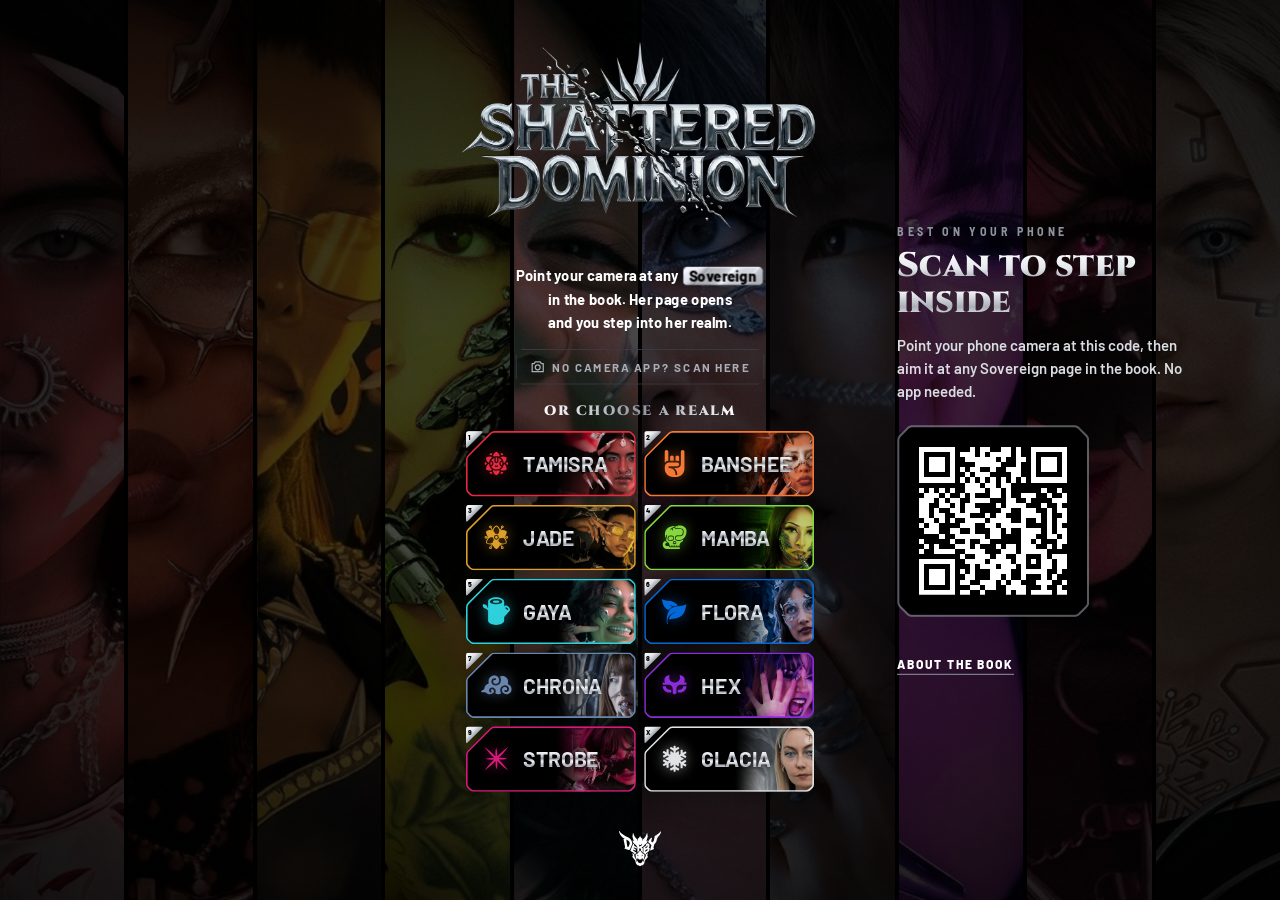
<file: index.html>
<!doctype html>
<html lang="en"><head><meta charset="utf-8">
<meta name="viewport" content="width=device-width,initial-scale=1,maximum-scale=1,user-scalable=no,viewport-fit=cover">
<meta name="theme-color" content="#000000">
<title>The Shattered Dominion AR</title><meta name="description" content="Step into the realms of The Shattered Dominion, a MindOfDerby photobook.">
<base href="./">
<link rel="icon" sizes="192x192" type="image/jpeg" href="https://static.wixstatic.com/media/04fb3c_0477b7cfbd684224b1bcdcc46684a7ea%7Emv2.jpg/v1/fill/w_192%2Ch_192%2Clg_1%2Cusm_0.66_1.00_0.01/04fb3c_0477b7cfbd684224b1bcdcc46684a7ea%7Emv2.jpg"><link rel="shortcut icon" type="image/jpeg" href="https://static.wixstatic.com/media/04fb3c_0477b7cfbd684224b1bcdcc46684a7ea%7Emv2.jpg/v1/fill/w_32%2Ch_32%2Clg_1%2Cusm_0.66_1.00_0.01/04fb3c_0477b7cfbd684224b1bcdcc46684a7ea%7Emv2.jpg"><link rel="apple-touch-icon" href="https://static.wixstatic.com/media/04fb3c_0477b7cfbd684224b1bcdcc46684a7ea%7Emv2.jpg/v1/fill/w_180%2Ch_180%2Clg_1%2Cusm_0.66_1.00_0.01/04fb3c_0477b7cfbd684224b1bcdcc46684a7ea%7Emv2.jpg">
<meta property="og:type" content="website"><meta property="og:site_name" content="The Shattered Dominion by MindOfDerby">
<meta property="og:title" content="The Shattered Dominion AR"><meta property="og:description" content="Step into the realms of The Shattered Dominion, a MindOfDerby photobook.">
<meta property="og:url" content="https://mindofderby.github.io/dominion-ar/">
<meta property="og:image" content="https://mindofderby.github.io/dominion-ar/og/home.jpg"><meta property="og:image:width" content="1200"><meta property="og:image:height" content="630">
<meta name="twitter:card" content="summary_large_image"><meta name="twitter:image" content="https://mindofderby.github.io/dominion-ar/og/home.jpg">
<meta name="apple-mobile-web-app-status-bar-style" content="black"><style>html{background:#000}</style>
<link rel="preconnect" href="https://fonts.googleapis.com"><link rel="preconnect" href="https://fonts.gstatic.com" crossorigin><link rel="stylesheet" href="https://fonts.googleapis.com/css2?family=Barlow:wght@400;500;700;800&family=Barlow+Semi+Condensed:wght@700&family=Cinzel:wght@900&display=swap">
<link rel="stylesheet" href="app.css?v=94987989">
<!--protect--><style>img,video,picture,canvas{-webkit-user-drag:none;user-drag:none;-webkit-touch-callout:none;-webkit-user-select:none;user-select:none}</style><script>(function(){function hit(t){if(!t||!t.closest)return false;if(t.closest('img,video,picture,canvas,svg'))return true;try{return getComputedStyle(t).backgroundImage!=='none'}catch(e){return false}}document.addEventListener('contextmenu',function(e){if(hit(e.target))e.preventDefault()},true);document.addEventListener('dragstart',function(e){if(hit(e.target))e.preventDefault()},true);document.addEventListener('keydown',function(e){var k=(e.key||'').toLowerCase();if((e.ctrlKey||e.metaKey)&&(k==='s'||k==='u'))e.preventDefault()},true);})();</script></head><body class="mode-scroll">
<div id="stage"><div style="width: 390px; height: 844px; position: relative; overflow: hidden; background: #000000; font-family: 'Barlow', sans-serif">
  <div style="position: absolute; left: 30px; top: 18px; width: 330px; display: flex; flex-direction: column; align-items: center; gap: 14px; text-align: center">
    <a href="https://www.mindofderby.com/dominion" target="_top" style="display: block"><img alt="The Shattered Dominion" src="assets/logo-cover.webp" style="width: 386px; height: 215px; margin: 0 -28px; object-fit: contain; display: block"></a>
    <p style="margin: 0; width: 290px; font-family: 'Barlow', sans-serif; font-weight: 700; font-size: 14px; line-height: 22px; color: #FFFFFF; white-space: nowrap">Point your camera at any <span style="background: url(assets/plate-h.jpg) center / 100% 100% no-repeat; color: #000000; font-weight: 800; text-shadow: 0 0.6px 0 rgba(255,255,255,0.75); display: inline-block; line-height: 1.3; clip-path: polygon(0.00px 3.90px, 0.04px 3.47px, 0.16px 3.07px, 0.36px 2.70px, 0.64px 2.36px, 2.36px 0.64px, 2.70px 0.36px, 3.07px 0.16px, 3.47px 0.04px, 3.90px 0.00px, calc(100% - 3.90px) 0.00px, calc(100% - 3.47px) 0.04px, calc(100% - 3.07px) 0.16px, calc(100% - 2.70px) 0.36px, calc(100% - 2.36px) 0.64px, calc(100% - 0.64px) 2.36px, calc(100% - 0.36px) 2.70px, calc(100% - 0.16px) 3.07px, calc(100% - 0.04px) 3.47px, calc(100% - 0.00px) 3.90px, calc(100% - 0.00px) calc(100% - 3.90px), calc(100% - 0.04px) calc(100% - 3.47px), calc(100% - 0.16px) calc(100% - 3.07px), calc(100% - 0.36px) calc(100% - 2.70px), calc(100% - 0.64px) calc(100% - 2.36px), calc(100% - 2.36px) calc(100% - 0.64px), calc(100% - 2.70px) calc(100% - 0.36px), calc(100% - 3.07px) calc(100% - 0.16px), calc(100% - 3.47px) calc(100% - 0.04px), calc(100% - 3.90px) calc(100% - 0.00px), 3.90px calc(100% - 0.00px), 3.47px calc(100% - 0.04px), 3.07px calc(100% - 0.16px), 2.70px calc(100% - 0.36px), 2.36px calc(100% - 0.64px), 0.64px calc(100% - 2.36px), 0.36px calc(100% - 2.70px), 0.16px calc(100% - 3.07px), 0.04px calc(100% - 3.47px), 0.00px calc(100% - 3.90px)); padding: 0 6px; margin: 0 1px">Sovereign</span><br>in the book. Her page opens<br>and you step into her realm.</p>
    <a href="scan/" style="display: inline-flex; align-items: center; gap: 7px; height: 32px; padding: 0 13px; border: 1px solid #3a3d42; color: #A9AEB6; text-decoration: none; font-family: 'Barlow', sans-serif; font-weight: 700; font-size: 11px; letter-spacing: 0.16em; clip-path: polygon(6px 0, calc(100% - 6px) 0, 100% 6px, 100% calc(100% - 6px), calc(100% - 6px) 100%, 6px 100%, 0 calc(100% - 6px), 0 6px)"><svg width="14" height="14" viewBox="0 0 24 24" fill="none" stroke="currentColor" stroke-width="2" stroke-linecap="round" stroke-linejoin="round" aria-hidden="true"><path d="M3 7h3l2-3h8l2 3h3v13H3z"/><circle cx="12" cy="13" r="4"/></svg>NO CAMERA APP? SCAN HERE</a>
    <div style="display: flex; flex-direction: column; align-items: center; gap: 10px; margin-top: 2px">
      <span style="font-family: 'Cinzel', serif; font-weight: 900; font-size: 13px; letter-spacing: 0.14em; white-space: nowrap; background: linear-gradient(90deg, #FFFFFF 0%, #8E949D 50%, #FFFFFF 100%); -webkit-background-clip: text; background-clip: text; color: transparent">OR CHOOSE A REALM</span>
      <div style="width: 330px; display: grid; grid-template-columns: 161px 161px; gap: 8px; font-weight: 700; text-align: left">
      <button type="button" aria-label="Open Tamisra" onclick="location.href='01/'" style="position: relative; display: block; width: 161px; height: 62px; padding: 0; border: 0; background: none; cursor: pointer; text-align: left; font-family: 'Barlow', sans-serif; font-weight: 700; color: #FFFFFF">
        <span style="position: relative; display: flex; align-items: center; gap: 9px; padding: 0 8px 0 13px; width: 161px; height: 62px; box-sizing: border-box; background: #000 url(assets/roster/T01.jpg) center / cover no-repeat; clip-path: path('M27 0 L154 0 Q156 0 157.4 1.4 L159.6 3.6 Q161 5 161 7 L161 55 Q161 57 159.6 58.4 L157.4 60.6 Q156 62 154 62 L7 62 Q5 62 3.6 60.6 L1.4 58.4 Q0 57 0 55 L0 27 Q0 24.6 1.7 22.9 L22.9 1.7 Q24.6 0 27 0 Z')">
          <svg aria-hidden="true" width="161" height="62" viewBox="0 0 161 62" style="position: absolute; left: 0; top: 0; display: block; pointer-events: none; overflow: visible"><path d="M27 0 L154 0 Q156 0 157.4 1.4 L159.6 3.6 Q161 5 161 7 L161 55 Q161 57 159.6 58.4 L157.4 60.6 Q156 62 154 62 L7 62 Q5 62 3.6 60.6 L1.4 58.4 Q0 57 0 55 L0 27 Q0 24.6 1.7 22.9 L22.9 1.7 Q24.6 0 27 0 Z" fill="none" stroke="#E62A3F" stroke-width="3"></path></svg>
          <img alt="" src="assets/icons/S01.svg" style="width: 32px; height: 30px; flex: none; display: block; filter: drop-shadow(0 0 6px #E62A3F88)">
          <span style="display: flex; flex-direction: column; gap: 4px; min-width: 0">
            <span style="font-size: 20px; line-height: 1; text-transform: uppercase; filter: drop-shadow(0 0 5px rgba(0,0,0,0.9)); background: linear-gradient(180deg, #FFFFFF 0%, #E4E7EB 28%, #8E949D 48%, #F3F5F7 60%, #A9AEB6 82%, #FFFFFF 100%); -webkit-background-clip: text; background-clip: text; color: transparent">Tamisra</span>
          </span>
        </span>
        <span style="position: absolute; left: 0; top: 0; width: 17px; height: 17px; background: linear-gradient(135deg, #FFFFFF 0%, #E4E7EB 30%, #8E949D 55%, #F3F5F7 75%, #A9AEB6 100%); clip-path: path('M0 2.6 Q0 0 2.6 0 L14.4 0 Q17 0 15.2 1.8 L1.8 15.2 Q0 17 0 14.4 Z'); color: #000000; font-weight: 800; font-size: 6.5px; line-height: 1; padding: 2px 0 0 2px; box-sizing: border-box">1</span>
      </button>
      <button type="button" aria-label="Open Banshee" onclick="location.href='02/'" style="position: relative; display: block; width: 161px; height: 62px; padding: 0; border: 0; background: none; cursor: pointer; text-align: left; font-family: 'Barlow', sans-serif; font-weight: 700; color: #FFFFFF">
        <span style="position: relative; display: flex; align-items: center; gap: 9px; padding: 0 8px 0 13px; width: 161px; height: 62px; box-sizing: border-box; background: #000 url(assets/roster/T02.jpg) center / cover no-repeat; clip-path: path('M27 0 L154 0 Q156 0 157.4 1.4 L159.6 3.6 Q161 5 161 7 L161 55 Q161 57 159.6 58.4 L157.4 60.6 Q156 62 154 62 L7 62 Q5 62 3.6 60.6 L1.4 58.4 Q0 57 0 55 L0 27 Q0 24.6 1.7 22.9 L22.9 1.7 Q24.6 0 27 0 Z')">
          <svg aria-hidden="true" width="161" height="62" viewBox="0 0 161 62" style="position: absolute; left: 0; top: 0; display: block; pointer-events: none; overflow: visible"><path d="M27 0 L154 0 Q156 0 157.4 1.4 L159.6 3.6 Q161 5 161 7 L161 55 Q161 57 159.6 58.4 L157.4 60.6 Q156 62 154 62 L7 62 Q5 62 3.6 60.6 L1.4 58.4 Q0 57 0 55 L0 27 Q0 24.6 1.7 22.9 L22.9 1.7 Q24.6 0 27 0 Z" fill="none" stroke="#F47934" stroke-width="3"></path></svg>
          <img alt="" src="assets/icons/S02.svg" style="width: 32px; height: 30px; flex: none; display: block; filter: drop-shadow(0 0 6px #F4793488)">
          <span style="display: flex; flex-direction: column; gap: 4px; min-width: 0">
            <span style="font-size: 20px; line-height: 1; text-transform: uppercase; filter: drop-shadow(0 0 5px rgba(0,0,0,0.9)); background: linear-gradient(180deg, #FFFFFF 0%, #E4E7EB 28%, #8E949D 48%, #F3F5F7 60%, #A9AEB6 82%, #FFFFFF 100%); -webkit-background-clip: text; background-clip: text; color: transparent">Banshee</span>
          </span>
        </span>
        <span style="position: absolute; left: 0; top: 0; width: 17px; height: 17px; background: linear-gradient(135deg, #FFFFFF 0%, #E4E7EB 30%, #8E949D 55%, #F3F5F7 75%, #A9AEB6 100%); clip-path: path('M0 2.6 Q0 0 2.6 0 L14.4 0 Q17 0 15.2 1.8 L1.8 15.2 Q0 17 0 14.4 Z'); color: #000000; font-weight: 800; font-size: 6.5px; line-height: 1; padding: 2px 0 0 2px; box-sizing: border-box">2</span>
      </button>
      <button type="button" aria-label="Open Jade" onclick="location.href='03/'" style="position: relative; display: block; width: 161px; height: 62px; padding: 0; border: 0; background: none; cursor: pointer; text-align: left; font-family: 'Barlow', sans-serif; font-weight: 700; color: #FFFFFF">
        <span style="position: relative; display: flex; align-items: center; gap: 9px; padding: 0 8px 0 13px; width: 161px; height: 62px; box-sizing: border-box; background: #000 url(assets/roster/T03.jpg) center / cover no-repeat; clip-path: path('M27 0 L154 0 Q156 0 157.4 1.4 L159.6 3.6 Q161 5 161 7 L161 55 Q161 57 159.6 58.4 L157.4 60.6 Q156 62 154 62 L7 62 Q5 62 3.6 60.6 L1.4 58.4 Q0 57 0 55 L0 27 Q0 24.6 1.7 22.9 L22.9 1.7 Q24.6 0 27 0 Z')">
          <svg aria-hidden="true" width="161" height="62" viewBox="0 0 161 62" style="position: absolute; left: 0; top: 0; display: block; pointer-events: none; overflow: visible"><path d="M27 0 L154 0 Q156 0 157.4 1.4 L159.6 3.6 Q161 5 161 7 L161 55 Q161 57 159.6 58.4 L157.4 60.6 Q156 62 154 62 L7 62 Q5 62 3.6 60.6 L1.4 58.4 Q0 57 0 55 L0 27 Q0 24.6 1.7 22.9 L22.9 1.7 Q24.6 0 27 0 Z" fill="none" stroke="#DF9E2B" stroke-width="3"></path></svg>
          <img alt="" src="assets/icons/S03.svg" style="width: 32px; height: 30px; flex: none; display: block; filter: drop-shadow(0 0 6px #DF9E2B88)">
          <span style="display: flex; flex-direction: column; gap: 4px; min-width: 0">
            <span style="font-size: 20px; line-height: 1; text-transform: uppercase; filter: drop-shadow(0 0 5px rgba(0,0,0,0.9)); background: linear-gradient(180deg, #FFFFFF 0%, #E4E7EB 28%, #8E949D 48%, #F3F5F7 60%, #A9AEB6 82%, #FFFFFF 100%); -webkit-background-clip: text; background-clip: text; color: transparent">Jade</span>
          </span>
        </span>
        <span style="position: absolute; left: 0; top: 0; width: 17px; height: 17px; background: linear-gradient(135deg, #FFFFFF 0%, #E4E7EB 30%, #8E949D 55%, #F3F5F7 75%, #A9AEB6 100%); clip-path: path('M0 2.6 Q0 0 2.6 0 L14.4 0 Q17 0 15.2 1.8 L1.8 15.2 Q0 17 0 14.4 Z'); color: #000000; font-weight: 800; font-size: 6.5px; line-height: 1; padding: 2px 0 0 2px; box-sizing: border-box">3</span>
      </button>
      <button type="button" aria-label="Open Mamba" onclick="location.href='04/'" style="position: relative; display: block; width: 161px; height: 62px; padding: 0; border: 0; background: none; cursor: pointer; text-align: left; font-family: 'Barlow', sans-serif; font-weight: 700; color: #FFFFFF">
        <span style="position: relative; display: flex; align-items: center; gap: 9px; padding: 0 8px 0 13px; width: 161px; height: 62px; box-sizing: border-box; background: #000 url(assets/roster/T04.jpg) center / cover no-repeat; clip-path: path('M27 0 L154 0 Q156 0 157.4 1.4 L159.6 3.6 Q161 5 161 7 L161 55 Q161 57 159.6 58.4 L157.4 60.6 Q156 62 154 62 L7 62 Q5 62 3.6 60.6 L1.4 58.4 Q0 57 0 55 L0 27 Q0 24.6 1.7 22.9 L22.9 1.7 Q24.6 0 27 0 Z')">
          <svg aria-hidden="true" width="161" height="62" viewBox="0 0 161 62" style="position: absolute; left: 0; top: 0; display: block; pointer-events: none; overflow: visible"><path d="M27 0 L154 0 Q156 0 157.4 1.4 L159.6 3.6 Q161 5 161 7 L161 55 Q161 57 159.6 58.4 L157.4 60.6 Q156 62 154 62 L7 62 Q5 62 3.6 60.6 L1.4 58.4 Q0 57 0 55 L0 27 Q0 24.6 1.7 22.9 L22.9 1.7 Q24.6 0 27 0 Z" fill="none" stroke="#84D83E" stroke-width="3"></path></svg>
          <img alt="" src="assets/icons/S04.svg" style="width: 32px; height: 30px; flex: none; display: block; filter: drop-shadow(0 0 6px #84D83E88)">
          <span style="display: flex; flex-direction: column; gap: 4px; min-width: 0">
            <span style="font-size: 20px; line-height: 1; text-transform: uppercase; filter: drop-shadow(0 0 5px rgba(0,0,0,0.9)); background: linear-gradient(180deg, #FFFFFF 0%, #E4E7EB 28%, #8E949D 48%, #F3F5F7 60%, #A9AEB6 82%, #FFFFFF 100%); -webkit-background-clip: text; background-clip: text; color: transparent">Mamba</span>
          </span>
        </span>
        <span style="position: absolute; left: 0; top: 0; width: 17px; height: 17px; background: linear-gradient(135deg, #FFFFFF 0%, #E4E7EB 30%, #8E949D 55%, #F3F5F7 75%, #A9AEB6 100%); clip-path: path('M0 2.6 Q0 0 2.6 0 L14.4 0 Q17 0 15.2 1.8 L1.8 15.2 Q0 17 0 14.4 Z'); color: #000000; font-weight: 800; font-size: 6.5px; line-height: 1; padding: 2px 0 0 2px; box-sizing: border-box">4</span>
      </button>
      <button type="button" aria-label="Open Gaya" onclick="location.href='05/'" style="position: relative; display: block; width: 161px; height: 62px; padding: 0; border: 0; background: none; cursor: pointer; text-align: left; font-family: 'Barlow', sans-serif; font-weight: 700; color: #FFFFFF">
        <span style="position: relative; display: flex; align-items: center; gap: 9px; padding: 0 8px 0 13px; width: 161px; height: 62px; box-sizing: border-box; background: #000 url(assets/roster/T05b.jpg) center / cover no-repeat; clip-path: path('M27 0 L154 0 Q156 0 157.4 1.4 L159.6 3.6 Q161 5 161 7 L161 55 Q161 57 159.6 58.4 L157.4 60.6 Q156 62 154 62 L7 62 Q5 62 3.6 60.6 L1.4 58.4 Q0 57 0 55 L0 27 Q0 24.6 1.7 22.9 L22.9 1.7 Q24.6 0 27 0 Z')">
          <svg aria-hidden="true" width="161" height="62" viewBox="0 0 161 62" style="position: absolute; left: 0; top: 0; display: block; pointer-events: none; overflow: visible"><path d="M27 0 L154 0 Q156 0 157.4 1.4 L159.6 3.6 Q161 5 161 7 L161 55 Q161 57 159.6 58.4 L157.4 60.6 Q156 62 154 62 L7 62 Q5 62 3.6 60.6 L1.4 58.4 Q0 57 0 55 L0 27 Q0 24.6 1.7 22.9 L22.9 1.7 Q24.6 0 27 0 Z" fill="none" stroke="#2DD0DB" stroke-width="3"></path></svg>
          <img alt="" src="assets/icons/S05.svg" style="width: 32px; height: 30px; flex: none; display: block; filter: drop-shadow(0 0 6px #2DD0DB88)">
          <span style="display: flex; flex-direction: column; gap: 4px; min-width: 0">
            <span style="font-size: 20px; line-height: 1; text-transform: uppercase; filter: drop-shadow(0 0 5px rgba(0,0,0,0.9)); background: linear-gradient(180deg, #FFFFFF 0%, #E4E7EB 28%, #8E949D 48%, #F3F5F7 60%, #A9AEB6 82%, #FFFFFF 100%); -webkit-background-clip: text; background-clip: text; color: transparent">Gaya</span>
          </span>
        </span>
        <span style="position: absolute; left: 0; top: 0; width: 17px; height: 17px; background: linear-gradient(135deg, #FFFFFF 0%, #E4E7EB 30%, #8E949D 55%, #F3F5F7 75%, #A9AEB6 100%); clip-path: path('M0 2.6 Q0 0 2.6 0 L14.4 0 Q17 0 15.2 1.8 L1.8 15.2 Q0 17 0 14.4 Z'); color: #000000; font-weight: 800; font-size: 6.5px; line-height: 1; padding: 2px 0 0 2px; box-sizing: border-box">5</span>
      </button>
      <button type="button" aria-label="Open Flora" onclick="location.href='06/'" style="position: relative; display: block; width: 161px; height: 62px; padding: 0; border: 0; background: none; cursor: pointer; text-align: left; font-family: 'Barlow', sans-serif; font-weight: 700; color: #FFFFFF">
        <span style="position: relative; display: flex; align-items: center; gap: 9px; padding: 0 8px 0 13px; width: 161px; height: 62px; box-sizing: border-box; background: #000 url(assets/roster/T06.jpg) center / cover no-repeat; clip-path: path('M27 0 L154 0 Q156 0 157.4 1.4 L159.6 3.6 Q161 5 161 7 L161 55 Q161 57 159.6 58.4 L157.4 60.6 Q156 62 154 62 L7 62 Q5 62 3.6 60.6 L1.4 58.4 Q0 57 0 55 L0 27 Q0 24.6 1.7 22.9 L22.9 1.7 Q24.6 0 27 0 Z')">
          <svg aria-hidden="true" width="161" height="62" viewBox="0 0 161 62" style="position: absolute; left: 0; top: 0; display: block; pointer-events: none; overflow: visible"><path d="M27 0 L154 0 Q156 0 157.4 1.4 L159.6 3.6 Q161 5 161 7 L161 55 Q161 57 159.6 58.4 L157.4 60.6 Q156 62 154 62 L7 62 Q5 62 3.6 60.6 L1.4 58.4 Q0 57 0 55 L0 27 Q0 24.6 1.7 22.9 L22.9 1.7 Q24.6 0 27 0 Z" fill="none" stroke="#0568D8" stroke-width="3"></path></svg>
          <img alt="" src="assets/icons/S06.svg" style="width: 32px; height: 30px; flex: none; display: block; filter: drop-shadow(0 0 6px #0568D888)">
          <span style="display: flex; flex-direction: column; gap: 4px; min-width: 0">
            <span style="font-size: 20px; line-height: 1; text-transform: uppercase; filter: drop-shadow(0 0 5px rgba(0,0,0,0.9)); background: linear-gradient(180deg, #FFFFFF 0%, #E4E7EB 28%, #8E949D 48%, #F3F5F7 60%, #A9AEB6 82%, #FFFFFF 100%); -webkit-background-clip: text; background-clip: text; color: transparent">Flora</span>
          </span>
        </span>
        <span style="position: absolute; left: 0; top: 0; width: 17px; height: 17px; background: linear-gradient(135deg, #FFFFFF 0%, #E4E7EB 30%, #8E949D 55%, #F3F5F7 75%, #A9AEB6 100%); clip-path: path('M0 2.6 Q0 0 2.6 0 L14.4 0 Q17 0 15.2 1.8 L1.8 15.2 Q0 17 0 14.4 Z'); color: #000000; font-weight: 800; font-size: 6.5px; line-height: 1; padding: 2px 0 0 2px; box-sizing: border-box">6</span>
      </button>
      <button type="button" aria-label="Open Chrona" onclick="location.href='07/'" style="position: relative; display: block; width: 161px; height: 62px; padding: 0; border: 0; background: none; cursor: pointer; text-align: left; font-family: 'Barlow', sans-serif; font-weight: 700; color: #FFFFFF">
        <span style="position: relative; display: flex; align-items: center; gap: 9px; padding: 0 8px 0 13px; width: 161px; height: 62px; box-sizing: border-box; background: #000 url(assets/roster/T07.jpg) center / cover no-repeat; clip-path: path('M27 0 L154 0 Q156 0 157.4 1.4 L159.6 3.6 Q161 5 161 7 L161 55 Q161 57 159.6 58.4 L157.4 60.6 Q156 62 154 62 L7 62 Q5 62 3.6 60.6 L1.4 58.4 Q0 57 0 55 L0 27 Q0 24.6 1.7 22.9 L22.9 1.7 Q24.6 0 27 0 Z')">
          <svg aria-hidden="true" width="161" height="62" viewBox="0 0 161 62" style="position: absolute; left: 0; top: 0; display: block; pointer-events: none; overflow: visible"><path d="M27 0 L154 0 Q156 0 157.4 1.4 L159.6 3.6 Q161 5 161 7 L161 55 Q161 57 159.6 58.4 L157.4 60.6 Q156 62 154 62 L7 62 Q5 62 3.6 60.6 L1.4 58.4 Q0 57 0 55 L0 27 Q0 24.6 1.7 22.9 L22.9 1.7 Q24.6 0 27 0 Z" fill="none" stroke="#6A86AD" stroke-width="3"></path></svg>
          <img alt="" src="assets/icons/S07.svg" style="width: 32px; height: 30px; flex: none; display: block; filter: drop-shadow(0 0 6px #6A86AD88)">
          <span style="display: flex; flex-direction: column; gap: 4px; min-width: 0">
            <span style="font-size: 20px; line-height: 1; text-transform: uppercase; filter: drop-shadow(0 0 5px rgba(0,0,0,0.9)); background: linear-gradient(180deg, #FFFFFF 0%, #E4E7EB 28%, #8E949D 48%, #F3F5F7 60%, #A9AEB6 82%, #FFFFFF 100%); -webkit-background-clip: text; background-clip: text; color: transparent">Chrona</span>
          </span>
        </span>
        <span style="position: absolute; left: 0; top: 0; width: 17px; height: 17px; background: linear-gradient(135deg, #FFFFFF 0%, #E4E7EB 30%, #8E949D 55%, #F3F5F7 75%, #A9AEB6 100%); clip-path: path('M0 2.6 Q0 0 2.6 0 L14.4 0 Q17 0 15.2 1.8 L1.8 15.2 Q0 17 0 14.4 Z'); color: #000000; font-weight: 800; font-size: 6.5px; line-height: 1; padding: 2px 0 0 2px; box-sizing: border-box">7</span>
      </button>
      <button type="button" aria-label="Open Hex" onclick="location.href='08/'" style="position: relative; display: block; width: 161px; height: 62px; padding: 0; border: 0; background: none; cursor: pointer; text-align: left; font-family: 'Barlow', sans-serif; font-weight: 700; color: #FFFFFF">
        <span style="position: relative; display: flex; align-items: center; gap: 9px; padding: 0 8px 0 13px; width: 161px; height: 62px; box-sizing: border-box; background: #000 url(assets/roster/T08.jpg) center / cover no-repeat; clip-path: path('M27 0 L154 0 Q156 0 157.4 1.4 L159.6 3.6 Q161 5 161 7 L161 55 Q161 57 159.6 58.4 L157.4 60.6 Q156 62 154 62 L7 62 Q5 62 3.6 60.6 L1.4 58.4 Q0 57 0 55 L0 27 Q0 24.6 1.7 22.9 L22.9 1.7 Q24.6 0 27 0 Z')">
          <svg aria-hidden="true" width="161" height="62" viewBox="0 0 161 62" style="position: absolute; left: 0; top: 0; display: block; pointer-events: none; overflow: visible"><path d="M27 0 L154 0 Q156 0 157.4 1.4 L159.6 3.6 Q161 5 161 7 L161 55 Q161 57 159.6 58.4 L157.4 60.6 Q156 62 154 62 L7 62 Q5 62 3.6 60.6 L1.4 58.4 Q0 57 0 55 L0 27 Q0 24.6 1.7 22.9 L22.9 1.7 Q24.6 0 27 0 Z" fill="none" stroke="#8C2CD9" stroke-width="3"></path></svg>
          <img alt="" src="assets/icons/S08.svg" style="width: 32px; height: 30px; flex: none; display: block; filter: drop-shadow(0 0 6px #8C2CD988)">
          <span style="display: flex; flex-direction: column; gap: 4px; min-width: 0">
            <span style="font-size: 20px; line-height: 1; text-transform: uppercase; filter: drop-shadow(0 0 5px rgba(0,0,0,0.9)); background: linear-gradient(180deg, #FFFFFF 0%, #E4E7EB 28%, #8E949D 48%, #F3F5F7 60%, #A9AEB6 82%, #FFFFFF 100%); -webkit-background-clip: text; background-clip: text; color: transparent">Hex</span>
          </span>
        </span>
        <span style="position: absolute; left: 0; top: 0; width: 17px; height: 17px; background: linear-gradient(135deg, #FFFFFF 0%, #E4E7EB 30%, #8E949D 55%, #F3F5F7 75%, #A9AEB6 100%); clip-path: path('M0 2.6 Q0 0 2.6 0 L14.4 0 Q17 0 15.2 1.8 L1.8 15.2 Q0 17 0 14.4 Z'); color: #000000; font-weight: 800; font-size: 6.5px; line-height: 1; padding: 2px 0 0 2px; box-sizing: border-box">8</span>
      </button>
      <button type="button" aria-label="Open Strobe" onclick="location.href='09/'" style="position: relative; display: block; width: 161px; height: 62px; padding: 0; border: 0; background: none; cursor: pointer; text-align: left; font-family: 'Barlow', sans-serif; font-weight: 700; color: #FFFFFF">
        <span style="position: relative; display: flex; align-items: center; gap: 9px; padding: 0 8px 0 13px; width: 161px; height: 62px; box-sizing: border-box; background: #000 url(assets/roster/T09.jpg) center / cover no-repeat; clip-path: path('M27 0 L154 0 Q156 0 157.4 1.4 L159.6 3.6 Q161 5 161 7 L161 55 Q161 57 159.6 58.4 L157.4 60.6 Q156 62 154 62 L7 62 Q5 62 3.6 60.6 L1.4 58.4 Q0 57 0 55 L0 27 Q0 24.6 1.7 22.9 L22.9 1.7 Q24.6 0 27 0 Z')">
          <svg aria-hidden="true" width="161" height="62" viewBox="0 0 161 62" style="position: absolute; left: 0; top: 0; display: block; pointer-events: none; overflow: visible"><path d="M27 0 L154 0 Q156 0 157.4 1.4 L159.6 3.6 Q161 5 161 7 L161 55 Q161 57 159.6 58.4 L157.4 60.6 Q156 62 154 62 L7 62 Q5 62 3.6 60.6 L1.4 58.4 Q0 57 0 55 L0 27 Q0 24.6 1.7 22.9 L22.9 1.7 Q24.6 0 27 0 Z" fill="none" stroke="#D81B79" stroke-width="3"></path></svg>
          <img alt="" src="assets/icons/S09.svg" style="width: 32px; height: 30px; flex: none; display: block; filter: drop-shadow(0 0 6px #D81B7988)">
          <span style="display: flex; flex-direction: column; gap: 4px; min-width: 0">
            <span style="font-size: 20px; line-height: 1; text-transform: uppercase; filter: drop-shadow(0 0 5px rgba(0,0,0,0.9)); background: linear-gradient(180deg, #FFFFFF 0%, #E4E7EB 28%, #8E949D 48%, #F3F5F7 60%, #A9AEB6 82%, #FFFFFF 100%); -webkit-background-clip: text; background-clip: text; color: transparent">Strobe</span>
          </span>
        </span>
        <span style="position: absolute; left: 0; top: 0; width: 17px; height: 17px; background: linear-gradient(135deg, #FFFFFF 0%, #E4E7EB 30%, #8E949D 55%, #F3F5F7 75%, #A9AEB6 100%); clip-path: path('M0 2.6 Q0 0 2.6 0 L14.4 0 Q17 0 15.2 1.8 L1.8 15.2 Q0 17 0 14.4 Z'); color: #000000; font-weight: 800; font-size: 6.5px; line-height: 1; padding: 2px 0 0 2px; box-sizing: border-box">9</span>
      </button>
      <button type="button" aria-label="Open Glacia" onclick="location.href='10/'" style="position: relative; display: block; width: 161px; height: 62px; padding: 0; border: 0; background: none; cursor: pointer; text-align: left; font-family: 'Barlow', sans-serif; font-weight: 700; color: #FFFFFF">
        <span style="position: relative; display: flex; align-items: center; gap: 9px; padding: 0 8px 0 13px; width: 161px; height: 62px; box-sizing: border-box; background: #000 url(assets/roster/T10.jpg) center / cover no-repeat; clip-path: path('M27 0 L154 0 Q156 0 157.4 1.4 L159.6 3.6 Q161 5 161 7 L161 55 Q161 57 159.6 58.4 L157.4 60.6 Q156 62 154 62 L7 62 Q5 62 3.6 60.6 L1.4 58.4 Q0 57 0 55 L0 27 Q0 24.6 1.7 22.9 L22.9 1.7 Q24.6 0 27 0 Z')">
          <svg aria-hidden="true" width="161" height="62" viewBox="0 0 161 62" style="position: absolute; left: 0; top: 0; display: block; pointer-events: none; overflow: visible"><path d="M27 0 L154 0 Q156 0 157.4 1.4 L159.6 3.6 Q161 5 161 7 L161 55 Q161 57 159.6 58.4 L157.4 60.6 Q156 62 154 62 L7 62 Q5 62 3.6 60.6 L1.4 58.4 Q0 57 0 55 L0 27 Q0 24.6 1.7 22.9 L22.9 1.7 Q24.6 0 27 0 Z" fill="none" stroke="#E0E2E4" stroke-width="3"></path></svg>
          <img alt="" src="assets/icons/S10.svg" style="width: 32px; height: 30px; flex: none; display: block; filter: drop-shadow(0 0 6px #E0E2E488)">
          <span style="display: flex; flex-direction: column; gap: 4px; min-width: 0">
            <span style="font-size: 20px; line-height: 1; text-transform: uppercase; filter: drop-shadow(0 0 5px rgba(0,0,0,0.9)); background: linear-gradient(180deg, #FFFFFF 0%, #E4E7EB 28%, #8E949D 48%, #F3F5F7 60%, #A9AEB6 82%, #FFFFFF 100%); -webkit-background-clip: text; background-clip: text; color: transparent">Glacia</span>
          </span>
        </span>
        <span style="position: absolute; left: 0; top: 0; width: 17px; height: 17px; background: linear-gradient(135deg, #FFFFFF 0%, #E4E7EB 30%, #8E949D 55%, #F3F5F7 75%, #A9AEB6 100%); clip-path: path('M0 2.6 Q0 0 2.6 0 L14.4 0 Q17 0 15.2 1.8 L1.8 15.2 Q0 17 0 14.4 Z'); color: #000000; font-weight: 800; font-size: 6.5px; line-height: 1; padding: 2px 0 0 2px; box-sizing: border-box">X</span>
      </button>
      </div>
    </div>
  </div>
  <a href="https://www.mindofderby.com" target="_top"><img alt="DERBY" src="assets/derby-logo.svg" style="position: absolute; left: 175px; bottom: 26px; width: 40px; height: 34px; display: block"></a>
</div>
</div>

<script src="stage.js?v=6a660786"></script>
</body></html>
</file>
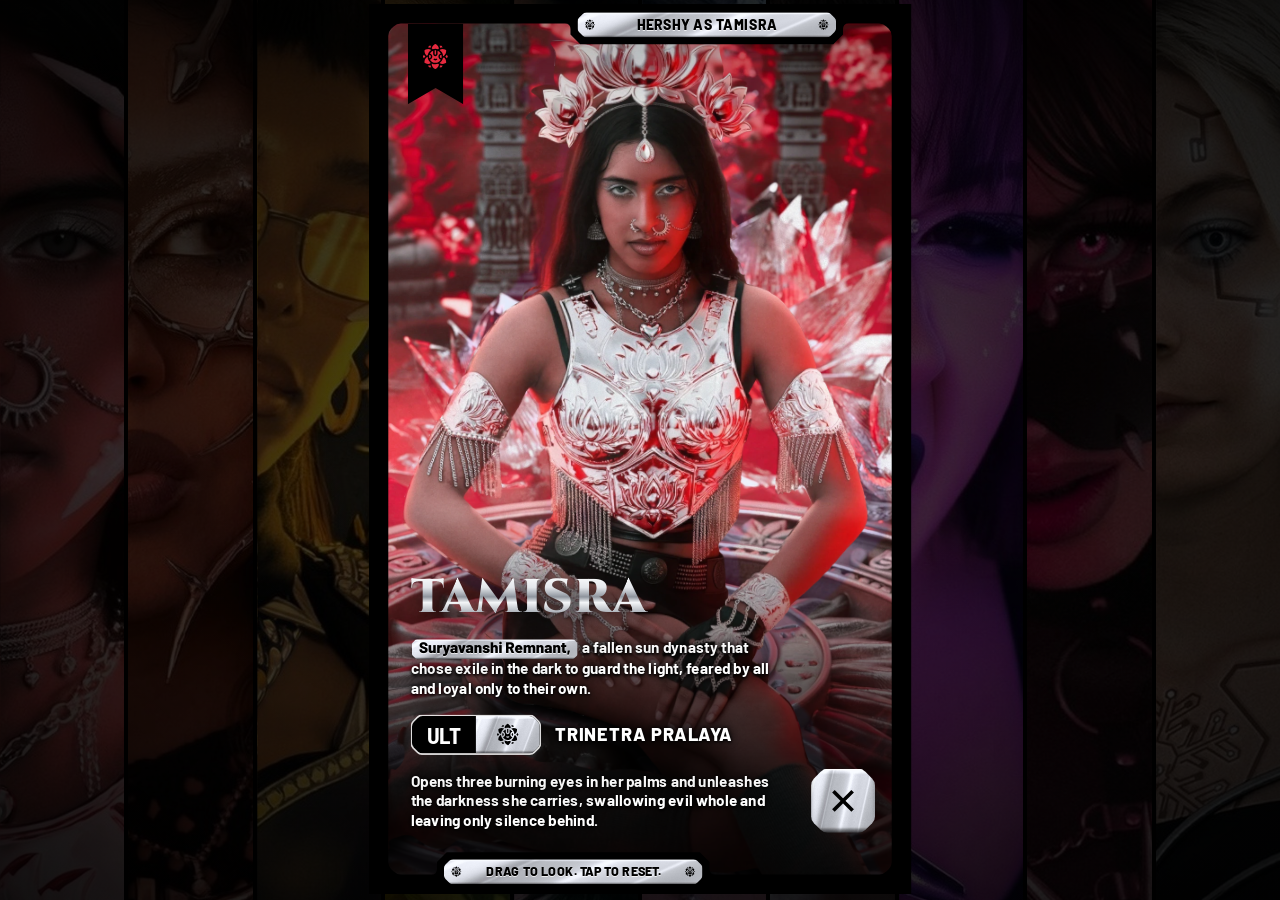
<file: 01/index.html>
<!doctype html>
<html lang="en"><head><meta charset="utf-8">
<meta name="viewport" content="width=device-width,initial-scale=1,maximum-scale=1,user-scalable=no,viewport-fit=cover">
<meta name="theme-color" content="#000000">
<title>Tamisra | The Shattered Dominion AR</title><meta name="description" content="Step into Tamisra's realm. Hershy as Tamisra, The Shattered Dominion by MindOfDerby.">
<base href="../">
<link rel="icon" sizes="192x192" type="image/jpeg" href="https://static.wixstatic.com/media/04fb3c_0477b7cfbd684224b1bcdcc46684a7ea%7Emv2.jpg/v1/fill/w_192%2Ch_192%2Clg_1%2Cusm_0.66_1.00_0.01/04fb3c_0477b7cfbd684224b1bcdcc46684a7ea%7Emv2.jpg"><link rel="shortcut icon" type="image/jpeg" href="https://static.wixstatic.com/media/04fb3c_0477b7cfbd684224b1bcdcc46684a7ea%7Emv2.jpg/v1/fill/w_32%2Ch_32%2Clg_1%2Cusm_0.66_1.00_0.01/04fb3c_0477b7cfbd684224b1bcdcc46684a7ea%7Emv2.jpg"><link rel="apple-touch-icon" href="https://static.wixstatic.com/media/04fb3c_0477b7cfbd684224b1bcdcc46684a7ea%7Emv2.jpg/v1/fill/w_180%2Ch_180%2Clg_1%2Cusm_0.66_1.00_0.01/04fb3c_0477b7cfbd684224b1bcdcc46684a7ea%7Emv2.jpg">
<meta property="og:type" content="website"><meta property="og:site_name" content="The Shattered Dominion by MindOfDerby">
<meta property="og:title" content="Tamisra | The Shattered Dominion AR"><meta property="og:description" content="Step into Tamisra's realm. Hershy as Tamisra, The Shattered Dominion by MindOfDerby.">
<meta property="og:url" content="https://mindofderby.github.io/dominion-ar/01/">
<meta property="og:image" content="https://mindofderby.github.io/dominion-ar/og/01.jpg"><meta property="og:image:width" content="1200"><meta property="og:image:height" content="630">
<meta name="twitter:card" content="summary_large_image"><meta name="twitter:image" content="https://mindofderby.github.io/dominion-ar/og/01.jpg">
<meta name="apple-mobile-web-app-status-bar-style" content="black"><style>html{background:#000}</style>
<link rel="preconnect" href="https://fonts.googleapis.com"><link rel="preconnect" href="https://fonts.gstatic.com" crossorigin><link rel="stylesheet" href="https://fonts.googleapis.com/css2?family=Barlow:wght@400;500;700;800&family=Barlow+Semi+Condensed:wght@700&family=Cinzel:wght@900&display=swap">
<link rel="stylesheet" href="app.css?v=94987989">
<!--protect--><style>img,video,picture,canvas{-webkit-user-drag:none;user-drag:none;-webkit-touch-callout:none;-webkit-user-select:none;user-select:none}</style><script>(function(){function hit(t){if(!t||!t.closest)return false;if(t.closest('img,video,picture,canvas,svg'))return true;try{return getComputedStyle(t).backgroundImage!=='none'}catch(e){return false}}document.addEventListener('contextmenu',function(e){if(hit(e.target))e.preventDefault()},true);document.addEventListener('dragstart',function(e){if(hit(e.target))e.preventDefault()},true);document.addEventListener('keydown',function(e){var k=(e.key||'').toLowerCase();if((e.ctrlKey||e.metaKey)&&(k==='s'||k==='u'))e.preventDefault()},true);})();</script></head><body class="mode-fill">
<div id="stage"><div style="width: 390px; height: 844px; position: relative; overflow: hidden; background: #000000; font-family: 'Barlow', sans-serif">
  
  <div style="position: absolute; left: 0; top: 0; width: 390px; height: 100%; background: linear-gradient(to bottom, rgba(0,0,0,0.35) 0%, rgba(0,0,0,0) 16%, rgba(0,0,0,0) 56%, rgba(0,0,0,0.82) 86%, rgba(0,0,0,0.9) 100%); pointer-events: none"></div>
  <div style="position: absolute; left: 150px; top: 6px; width: 186px; height: 18px; clip-path: path('M6.60 0 L179.40 0 Q181.00 0 182.13 1.13 L184.87 3.87 Q186.00 5.00 186.00 6.60 L186.00 11.40 Q186.00 13.00 184.87 14.13 L182.13 16.87 Q181.00 18.00 179.40 18.00 L6.60 18.00 Q5.00 18.00 3.87 16.87 L1.13 14.13 Q0 13.00 0 11.40 L0 6.60 Q0 5.00 1.13 3.87 L3.87 1.13 Q5.00 0 6.60 0 Z'); background: url(assets/plate-h.jpg) center / 100% 100% no-repeat; display: flex; align-items: center; justify-content: center">
    <img alt="" aria-hidden="true" src="assets/icons/S01.svg" style="position: absolute; left: 4px; top: 4.25px; width: 10px; height: 9.5px; display: block; filter: brightness(0)">
    <img alt="" aria-hidden="true" src="assets/icons/S01.svg" style="position: absolute; right: 4px; top: 4.25px; width: 10px; height: 9.5px; display: block; filter: brightness(0)">
    <span style="font-family: 'Barlow', sans-serif; font-weight: 800; font-size: 10px; line-height: 1; letter-spacing: 0.04em; color: #000000; text-shadow: 0 0.6px 0 rgba(255,255,255,0.75); white-space: nowrap; translate: 0 -0.5px">HERSHY AS TAMISRA</span>
  </div>
  <div style="position: absolute; left: 28px; top: 14px; width: 40px; height: 58px; background: #000000; clip-path: polygon(0 0, 100% 0, 100% 100%, 50% 80%, 0 100%); display: flex; justify-content: center">
    <img alt="" src="assets/icons/S01.svg" style="width: 26px; height: 24px; margin-top: 12px; display: block">
  </div>
  <div style="position: absolute; left: 30px; bottom: 46px; width: 268px; display: flex; flex-direction: column; gap: 12px">
    <h1 style="margin: 0; font-family: 'Cinzel', serif; font-weight: 900; font-size: 34px; line-height: 1; letter-spacing: 0.02em; text-transform: uppercase; filter: drop-shadow(0 3px 10px rgba(0,0,0,0.9)); background: linear-gradient(180deg, #FFFFFF 0%, #E4E7EB 28%, #8E949D 48%, #F3F5F7 60%, #A9AEB6 82%, #FFFFFF 100%); -webkit-background-clip: text; background-clip: text; color: transparent">Tamisra</h1>
    <p style="margin: 0; font-family: 'Barlow', sans-serif; font-weight: 700; font-size: 11px; line-height: 14px; color: #FFFFFF; text-shadow: 0 0 3px #000, 0 0 8px rgba(0,0,0,0.95), 0 1px 2px #000, 0 0 16px rgba(0,0,0,0.7)"><span style="background: url(assets/plate-h.jpg) center / 100% 100% no-repeat; color: #000000; font-weight: 800; text-shadow: 0 0.6px 0 rgba(255,255,255,0.75); -webkit-font-smoothing: antialiased; text-rendering: geometricPrecision; display: inline-block; line-height: 1.3; clip-path: polygon(0.00px 3.90px, 0.04px 3.47px, 0.16px 3.07px, 0.36px 2.70px, 0.64px 2.36px, 2.36px 0.64px, 2.70px 0.36px, 3.07px 0.16px, 3.47px 0.04px, 3.90px 0.00px, calc(100% - 3.90px) 0.00px, calc(100% - 3.47px) 0.04px, calc(100% - 3.07px) 0.16px, calc(100% - 2.70px) 0.36px, calc(100% - 2.36px) 0.64px, calc(100% - 0.64px) 2.36px, calc(100% - 0.36px) 2.70px, calc(100% - 0.16px) 3.07px, calc(100% - 0.04px) 3.47px, calc(100% - 0.00px) 3.90px, calc(100% - 0.00px) calc(100% - 3.90px), calc(100% - 0.04px) calc(100% - 3.47px), calc(100% - 0.16px) calc(100% - 3.07px), calc(100% - 0.36px) calc(100% - 2.70px), calc(100% - 0.64px) calc(100% - 2.36px), calc(100% - 2.36px) calc(100% - 0.64px), calc(100% - 2.70px) calc(100% - 0.36px), calc(100% - 3.07px) calc(100% - 0.16px), calc(100% - 3.47px) calc(100% - 0.04px), calc(100% - 3.90px) calc(100% - 0.00px), 3.90px calc(100% - 0.00px), 3.47px calc(100% - 0.04px), 3.07px calc(100% - 0.16px), 2.70px calc(100% - 0.36px), 2.36px calc(100% - 0.64px), 0.64px calc(100% - 2.36px), 0.36px calc(100% - 2.70px), 0.16px calc(100% - 3.07px), 0.04px calc(100% - 3.47px), 0.00px calc(100% - 3.90px)); padding: 0 5px; margin: 0 1px">Suryavanshi Remnant,</span> a fallen sun dynasty that chose exile in the dark to guard the light, feared by all and loyal only to their own.</p>
    <div style="display: flex; flex-direction: row; align-items: center; gap: 10px">
      <div style="flex: none; padding: 1px; background: rgba(255,255,255,0.85); clip-path: path('M 1.41 4.70 L 4.70 1.41 Q 6.11 0.00 8.11 0.00 L 85.89 0.00 Q 87.89 0.00 89.30 1.41 L 92.59 4.70 Q 94.00 6.11 94.00 8.11 L 94.00 20.89 Q 94.00 22.89 92.59 24.30 L 89.30 27.59 Q 87.89 29.00 85.89 29.00 L 8.11 29.00 Q 6.11 29.00 4.70 27.59 L 1.41 24.30 Q 0.00 22.89 0.00 20.89 L 0.00 8.11 Q 0.00 6.11 1.41 4.70 Z')"><div style="display: flex; flex-direction: row; align-items: stretch; width: 92px; height: 27px; overflow: hidden; background: #000000; clip-path: path('M 1.41 4.29 L 4.29 1.41 Q 5.70 0.00 7.70 0.00 L 84.30 0.00 Q 86.30 0.00 87.71 1.41 L 90.59 4.29 Q 92.00 5.70 92.00 7.70 L 92.00 19.30 Q 92.00 21.30 90.59 22.71 L 87.71 25.59 Q 86.30 27.00 84.30 27.00 L 7.70 27.00 Q 5.70 27.00 4.29 25.59 L 1.41 22.71 Q 0.00 21.30 0.00 19.30 L 0.00 7.70 Q 0.00 5.70 1.41 4.29 Z')">
        <span style="width: 46px; text-align: center; font-family: 'Barlow Semi Condensed', sans-serif; font-weight: 700; font-size: 16.5px; line-height: 27px; color: #FFFFFF">ULT</span>
        <div style="width: 46px; background: url(assets/plate-h.jpg) center / 100% 100% no-repeat; display: flex; align-items: center; justify-content: center">
          <img alt="" src="assets/icons/S01.svg" style="width: 22px; height: 21px; display: block; filter: brightness(0)">
        </div>
      </div></div>
      <span style="font-family: 'Barlow', sans-serif; font-weight: 800; font-size: 13px; line-height: 1.1; letter-spacing: 0.04em; text-transform: uppercase; color: #FFFFFF; text-shadow: 0 0 3px #000, 0 0 8px rgba(0,0,0,0.95), 0 1px 2px #000, 0 0 16px rgba(0,0,0,0.7)">Trinetra Pralaya</span>
    </div>
    <p style="margin: 0; font-family: 'Barlow', sans-serif; font-weight: 700; font-size: 11px; line-height: 14px; color: #FFFFFF; text-shadow: 0 0 3px #000, 0 0 8px rgba(0,0,0,0.95), 0 1px 2px #000, 0 0 16px rgba(0,0,0,0.7)">Opens three burning eyes in her palms and unleashes the darkness she carries, swallowing evil whole and leaving only silence behind.</p>
  </div>
  <button type="button" aria-label="Close and scan another page" onclick="location.href='./'" style="position: absolute; right: 26px; bottom: 44px; width: 46px; height: 46px; padding: 0; border: 0; cursor: pointer; background: url(assets/plate-h.jpg) center / 100% 100% no-repeat; box-shadow: inset 0 1px 0 rgba(255,255,255,0.9), inset 0 -2px 3px rgba(0,0,0,0.35); clip-path: path('M6.88 2.12 Q9.00 0.00 12.00 0.00 L34.00 0.00 Q37.00 0.00 39.12 2.12 L43.88 6.88 Q46.00 9.00 46.00 12.00 L46.00 34.00 Q46.00 37.00 43.88 39.12 L39.12 43.88 Q37.00 46.00 34.00 46.00 L12.00 46.00 Q9.00 46.00 6.88 43.88 L2.12 39.12 Q0.00 37.00 0.00 34.00 L0.00 12.00 Q0.00 9.00 2.12 6.88 Z'); display: flex; align-items: center; justify-content: center">
    <svg width="18" height="18" viewBox="0 0 18 18" fill="none" stroke="#000000" stroke-width="2.6" stroke-linecap="square" aria-hidden="true"><path d="M3 3l12 12M15 3L3 15"></path></svg>
  </button>
  <div style="position: absolute; left: 54px; bottom: 7px; width: 186px; height: 18px; clip-path: path('M6.60 0 L179.40 0 Q181.00 0 182.13 1.13 L184.87 3.87 Q186.00 5.00 186.00 6.60 L186.00 11.40 Q186.00 13.00 184.87 14.13 L182.13 16.87 Q181.00 18.00 179.40 18.00 L6.60 18.00 Q5.00 18.00 3.87 16.87 L1.13 14.13 Q0 13.00 0 11.40 L0 6.60 Q0 5.00 1.13 3.87 L3.87 1.13 Q5.00 0 6.60 0 Z'); background: url(assets/plate-h.jpg) center / 100% 100% no-repeat; display: flex; align-items: center; justify-content: center">
    <img alt="" aria-hidden="true" src="assets/icons/S01.svg" style="position: absolute; left: 4px; top: 4.25px; width: 10px; height: 9.5px; display: block; filter: brightness(0)">
    <img alt="" aria-hidden="true" src="assets/icons/S01.svg" style="position: absolute; right: 4px; top: 4.25px; width: 10px; height: 9.5px; display: block; filter: brightness(0)">
    <span style="font-family: 'Barlow', sans-serif; font-weight: 800; font-size: 9px; line-height: 1; letter-spacing: 0.01em; color: #000000; text-shadow: 0 0.6px 0 rgba(255,255,255,0.75); white-space: nowrap; translate: 0 -0.9px">DRAG TO LOOK. TAP TO RESET.</span>
  </div>
</div>
</div>
<canvas id="world"></canvas><div id="gate"><div class="bar"><i></i></div></div>
<script type="importmap">{"imports":{"three":"./lib/three.module.min.js"}}</script>
<script type="module">window.REALM={"id": "01", "color": "#E62A3F", "cx": 0.492, "layers": [{"role": "background", "src": "plate.webp?v=2"}, {"role": "floor", "src": "floor.webp"}, {"role": "character", "src": "char.webp"}, {"role": "fx", "src": "fx1.webp"}, {"role": "fx", "src": "fx2.webp"}, {"role": "fx", "src": "fx3.webp"}, {"role": "fx", "src": "fx4.webp"}]};
import * as THREE from 'three';
const R = window.REALM, base = 'k/' + R.id + '/';
const cvs = document.getElementById('world');
const gate = document.getElementById('gate'), bar = gate.querySelector('i');
const renderer = new THREE.WebGLRenderer({ canvas: cvs, antialias: true });
renderer.setPixelRatio(Math.min(window.devicePixelRatio || 1, +new URLSearchParams(location.search).get('pr') || 2));
renderer.outputColorSpace = THREE.SRGBColorSpace;
const scene = new THREE.Scene();
scene.background = new THREE.Color(0x000000);
const DIST = 5, FOV = 40;
const cam = new THREE.PerspectiveCamera(FOV, 1, 0.1, 100);
const DEPTH = { background: -2.6, floor: 0, character: 0, snake: -0.22, creature: -0.35 };
const loader = new THREE.TextureLoader();
const meshes = [];
let loaded = 0, fxi = 0;
const total = R.layers.length;
function done() {
  loaded++; bar.style.width = (100 * loaded / total) + '%';
  if (loaded === total) setTimeout(() => { gate.classList.add('done'); t0 = performance.now(); }, 150);
}
R.layers.forEach((L, i) => {
  const tex = loader.load(base + L.src, done, undefined, done);
  tex.colorSpace = THREE.SRGBColorSpace;
  tex.anisotropy = renderer.capabilities.getMaxAnisotropy();
  const isFx = L.role === 'fx';
  const mat = new THREE.MeshBasicMaterial({ map: tex, transparent: L.role !== 'background', depthWrite: false, depthTest: false, opacity: isFx ? 0 : 1 });
  const mesh = new THREE.Mesh(new THREE.PlaneGeometry(1, 1), mat);
  const z = isFx ? 0.55 + 0.2 * (fxi % 3) : (DEPTH[L.role] ?? 0);
  mesh.position.z = z; mesh.renderOrder = i;
  mesh.userData = { role: L.role, z, ph: (fxi++) * 1.7 + i * 0.37, fx: isFx };
  scene.add(mesh); meshes.push(mesh);
});
let S = 1, shiftX = 0, W0 = 1;
function resize() {
  const w = cvs.clientWidth || innerWidth, h = cvs.clientHeight || innerHeight;
  renderer.setSize(w, h, false);
  cam.aspect = w / h; cam.updateProjectionMatrix();
  const h0 = 2 * DIST * Math.tan(THREE.MathUtils.degToRad(FOV / 2));
  const w0 = h0 * cam.aspect;
  S = Math.max(h0 * 1.04, Math.min(w0 * 1.04, h0 * 1.25)); W0 = w0;
  const room = Math.max(0, (S - w0) / 2 - 0.35);
  shiftX = THREE.MathUtils.clamp(-(R.cx - 0.5) * S, -room, room);
  layout(0);
}
function layout(t) {
  for (const m of meshes) {
    const u = m.userData, k = (DIST - u.z) / DIST;
    let s = S * k * (u.role === 'background' ? 1.06 : 1);
    if (u.role === 'background') s = Math.max(s, W0 * 1.2 * k);
    let x = shiftX * k;
    if (u.fx) {
      s *= 1 + 0.025 * Math.sin(t * 0.35 + u.ph);
      x += Math.sin(t * 0.12 + u.ph) * 0.06 * S;
      m.material.opacity = Math.max(0, 0.2 + 0.16 * Math.sin(t * 0.55 + u.ph)) * Math.min(1, t / 2.5);
    }
    m.scale.set(s, s, 1); m.position.x = x;
  }
}
addEventListener('resize', resize); addEventListener('stagefit', resize); resize();

// input
let yaw = 0, pitch = 0, tYaw = 0, tPitch = 0, drag = null, moved = 0;
let gy = null, gBase = null, asked = false;
function onOri(e) {
  if (e.beta == null) return;
  const v = { b: e.beta, g: e.gamma };
  if (!gBase) gBase = v;
  gy = { x: THREE.MathUtils.clamp((v.g - gBase.g) / 25, -1, 1), y: THREE.MathUtils.clamp((v.b - gBase.b) / 25, -1, 1) };
}
function askGyro() {
  if (asked) return; asked = true;
  const D = window.DeviceOrientationEvent;
  if (D && typeof D.requestPermission === 'function') {
    D.requestPermission().then(r => { if (r === 'granted') addEventListener('deviceorientation', onOri); }).catch(() => {});
  } else if (D) addEventListener('deviceorientation', onOri);
}
if (window.DeviceOrientationEvent && typeof DeviceOrientationEvent.requestPermission !== 'function') askGyro();
addEventListener('pointerdown', e => {
  if (e.target.closest('button')) return;
  drag = { x: e.clientX, y: e.clientY, yaw: tYaw, pitch: tPitch }; moved = 0;
});
addEventListener('pointermove', e => {
  if (!drag) return;
  const dx = e.clientX - drag.x, dy = e.clientY - drag.y;
  moved = Math.max(moved, Math.abs(dx) + Math.abs(dy));
  tYaw = THREE.MathUtils.clamp(drag.yaw - dx / innerWidth * 2.2, -1, 1);
  tPitch = THREE.MathUtils.clamp(drag.pitch - dy / innerHeight * 2.2, -1, 1);
});
addEventListener('pointerup', e => {
  if (!drag) return;
  if (moved < 8) { tYaw = 0; tPitch = 0; gBase = null; askGyro(); }
  drag = null;
});
let t0 = performance.now();
renderer.setAnimationLoop(now => {
  const t = (now - t0) / 1000;
  const gx = gy ? gy.x : 0, gyy = gy ? gy.y : 0;
  yaw += (THREE.MathUtils.clamp(tYaw + gx, -1.2, 1.2) - yaw) * 0.08;
  pitch += (THREE.MathUtils.clamp(tPitch + gyy, -1.2, 1.2) - pitch) * 0.08;
  const intro = Math.min(1, t / 1.8), ease = 1 - Math.pow(1 - intro, 3);
  const sway = Math.sin(t * 0.25) * 0.06;
  cam.position.set(yaw * 0.55 + sway, -pitch * 0.2 + Math.sin(t * 0.18) * 0.03, DIST + (1 - ease) * 1.4);
  cam.lookAt(0, 0, -1.2);
  layout(t);
  renderer.render(scene, cam);
  window.__dbg = { yaw, pitch, tYaw, t, S, cz: cam.position.z };
});
</script>
<script src="stage.js?v=6a660786"></script>
</body></html>
</file>
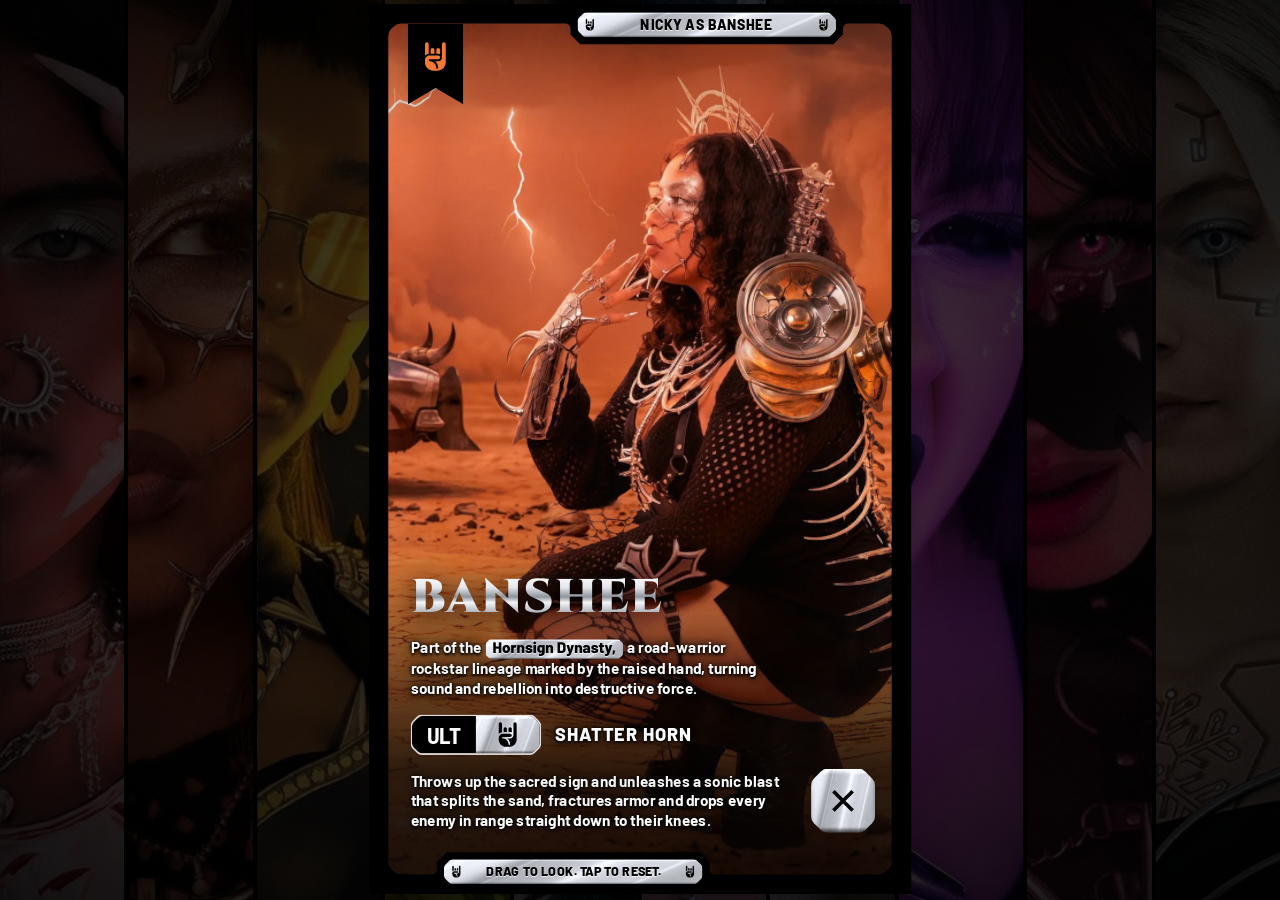
<file: 02/index.html>
<!doctype html>
<html lang="en"><head><meta charset="utf-8">
<meta name="viewport" content="width=device-width,initial-scale=1,maximum-scale=1,user-scalable=no,viewport-fit=cover">
<meta name="theme-color" content="#000000">
<title>Banshee | The Shattered Dominion AR</title><meta name="description" content="Step into Banshee's realm. Nicky as Banshee, The Shattered Dominion by MindOfDerby.">
<base href="../">
<link rel="icon" sizes="192x192" type="image/jpeg" href="https://static.wixstatic.com/media/04fb3c_0477b7cfbd684224b1bcdcc46684a7ea%7Emv2.jpg/v1/fill/w_192%2Ch_192%2Clg_1%2Cusm_0.66_1.00_0.01/04fb3c_0477b7cfbd684224b1bcdcc46684a7ea%7Emv2.jpg"><link rel="shortcut icon" type="image/jpeg" href="https://static.wixstatic.com/media/04fb3c_0477b7cfbd684224b1bcdcc46684a7ea%7Emv2.jpg/v1/fill/w_32%2Ch_32%2Clg_1%2Cusm_0.66_1.00_0.01/04fb3c_0477b7cfbd684224b1bcdcc46684a7ea%7Emv2.jpg"><link rel="apple-touch-icon" href="https://static.wixstatic.com/media/04fb3c_0477b7cfbd684224b1bcdcc46684a7ea%7Emv2.jpg/v1/fill/w_180%2Ch_180%2Clg_1%2Cusm_0.66_1.00_0.01/04fb3c_0477b7cfbd684224b1bcdcc46684a7ea%7Emv2.jpg">
<meta property="og:type" content="website"><meta property="og:site_name" content="The Shattered Dominion by MindOfDerby">
<meta property="og:title" content="Banshee | The Shattered Dominion AR"><meta property="og:description" content="Step into Banshee's realm. Nicky as Banshee, The Shattered Dominion by MindOfDerby.">
<meta property="og:url" content="https://mindofderby.github.io/dominion-ar/02/">
<meta property="og:image" content="https://mindofderby.github.io/dominion-ar/og/02.jpg"><meta property="og:image:width" content="1200"><meta property="og:image:height" content="630">
<meta name="twitter:card" content="summary_large_image"><meta name="twitter:image" content="https://mindofderby.github.io/dominion-ar/og/02.jpg">
<meta name="apple-mobile-web-app-status-bar-style" content="black"><style>html{background:#000}</style>
<link rel="preconnect" href="https://fonts.googleapis.com"><link rel="preconnect" href="https://fonts.gstatic.com" crossorigin><link rel="stylesheet" href="https://fonts.googleapis.com/css2?family=Barlow:wght@400;500;700;800&family=Barlow+Semi+Condensed:wght@700&family=Cinzel:wght@900&display=swap">
<link rel="stylesheet" href="app.css?v=94987989">
<!--protect--><style>img,video,picture,canvas{-webkit-user-drag:none;user-drag:none;-webkit-touch-callout:none;-webkit-user-select:none;user-select:none}</style><script>(function(){function hit(t){if(!t||!t.closest)return false;if(t.closest('img,video,picture,canvas,svg'))return true;try{return getComputedStyle(t).backgroundImage!=='none'}catch(e){return false}}document.addEventListener('contextmenu',function(e){if(hit(e.target))e.preventDefault()},true);document.addEventListener('dragstart',function(e){if(hit(e.target))e.preventDefault()},true);document.addEventListener('keydown',function(e){var k=(e.key||'').toLowerCase();if((e.ctrlKey||e.metaKey)&&(k==='s'||k==='u'))e.preventDefault()},true);})();</script></head><body class="mode-fill">
<div id="stage"><div style="width: 390px; height: 844px; position: relative; overflow: hidden; background: #000000; font-family: 'Barlow', sans-serif">
  
  <div style="position: absolute; left: 0; top: 0; width: 390px; height: 100%; background: linear-gradient(to bottom, rgba(0,0,0,0.35) 0%, rgba(0,0,0,0) 16%, rgba(0,0,0,0) 56%, rgba(0,0,0,0.82) 86%, rgba(0,0,0,0.9) 100%); pointer-events: none"></div>
  <div style="position: absolute; left: 150px; top: 6px; width: 186px; height: 18px; clip-path: path('M6.60 0 L179.40 0 Q181.00 0 182.13 1.13 L184.87 3.87 Q186.00 5.00 186.00 6.60 L186.00 11.40 Q186.00 13.00 184.87 14.13 L182.13 16.87 Q181.00 18.00 179.40 18.00 L6.60 18.00 Q5.00 18.00 3.87 16.87 L1.13 14.13 Q0 13.00 0 11.40 L0 6.60 Q0 5.00 1.13 3.87 L3.87 1.13 Q5.00 0 6.60 0 Z'); background: url(assets/plate-h.jpg) center / 100% 100% no-repeat; display: flex; align-items: center; justify-content: center">
    <img alt="" aria-hidden="true" src="assets/icons/S02.svg" style="position: absolute; left: 4px; top: 4.25px; width: 10px; height: 9.5px; display: block; filter: brightness(0)">
    <img alt="" aria-hidden="true" src="assets/icons/S02.svg" style="position: absolute; right: 4px; top: 4.25px; width: 10px; height: 9.5px; display: block; filter: brightness(0)">
    <span style="font-family: 'Barlow', sans-serif; font-weight: 800; font-size: 10px; line-height: 1; letter-spacing: 0.04em; color: #000000; text-shadow: 0 0.6px 0 rgba(255,255,255,0.75); white-space: nowrap; translate: 0 -0.5px">NICKY AS BANSHEE</span>
  </div>
  <div style="position: absolute; left: 28px; top: 14px; width: 40px; height: 58px; background: #000000; clip-path: polygon(0 0, 100% 0, 100% 100%, 50% 80%, 0 100%); display: flex; justify-content: center">
    <img alt="" src="assets/icons/S02.svg" style="width: 26px; height: 24px; margin-top: 12px; display: block">
  </div>
  <div style="position: absolute; left: 30px; bottom: 46px; width: 268px; display: flex; flex-direction: column; gap: 12px">
    <h1 style="margin: 0; font-family: 'Cinzel', serif; font-weight: 900; font-size: 34px; line-height: 1; letter-spacing: 0.02em; text-transform: uppercase; filter: drop-shadow(0 3px 10px rgba(0,0,0,0.9)); background: linear-gradient(180deg, #FFFFFF 0%, #E4E7EB 28%, #8E949D 48%, #F3F5F7 60%, #A9AEB6 82%, #FFFFFF 100%); -webkit-background-clip: text; background-clip: text; color: transparent">Banshee</h1>
    <p style="margin: 0; font-family: 'Barlow', sans-serif; font-weight: 700; font-size: 11px; line-height: 14px; color: #FFFFFF; text-shadow: 0 0 3px #000, 0 0 8px rgba(0,0,0,0.95), 0 1px 2px #000, 0 0 16px rgba(0,0,0,0.7)">Part of the <span style="background: url(assets/plate-h.jpg) center / 100% 100% no-repeat; color: #000000; font-weight: 800; text-shadow: 0 0.6px 0 rgba(255,255,255,0.75); -webkit-font-smoothing: antialiased; text-rendering: geometricPrecision; display: inline-block; line-height: 1.3; clip-path: polygon(0.00px 3.90px, 0.04px 3.47px, 0.16px 3.07px, 0.36px 2.70px, 0.64px 2.36px, 2.36px 0.64px, 2.70px 0.36px, 3.07px 0.16px, 3.47px 0.04px, 3.90px 0.00px, calc(100% - 3.90px) 0.00px, calc(100% - 3.47px) 0.04px, calc(100% - 3.07px) 0.16px, calc(100% - 2.70px) 0.36px, calc(100% - 2.36px) 0.64px, calc(100% - 0.64px) 2.36px, calc(100% - 0.36px) 2.70px, calc(100% - 0.16px) 3.07px, calc(100% - 0.04px) 3.47px, calc(100% - 0.00px) 3.90px, calc(100% - 0.00px) calc(100% - 3.90px), calc(100% - 0.04px) calc(100% - 3.47px), calc(100% - 0.16px) calc(100% - 3.07px), calc(100% - 0.36px) calc(100% - 2.70px), calc(100% - 0.64px) calc(100% - 2.36px), calc(100% - 2.36px) calc(100% - 0.64px), calc(100% - 2.70px) calc(100% - 0.36px), calc(100% - 3.07px) calc(100% - 0.16px), calc(100% - 3.47px) calc(100% - 0.04px), calc(100% - 3.90px) calc(100% - 0.00px), 3.90px calc(100% - 0.00px), 3.47px calc(100% - 0.04px), 3.07px calc(100% - 0.16px), 2.70px calc(100% - 0.36px), 2.36px calc(100% - 0.64px), 0.64px calc(100% - 2.36px), 0.36px calc(100% - 2.70px), 0.16px calc(100% - 3.07px), 0.04px calc(100% - 3.47px), 0.00px calc(100% - 3.90px)); padding: 0 5px; margin: 0 1px">Hornsign Dynasty,</span> a road-warrior rockstar lineage marked by the raised hand, turning sound and rebellion into destructive force.</p>
    <div style="display: flex; flex-direction: row; align-items: center; gap: 10px">
      <div style="flex: none; padding: 1px; background: rgba(255,255,255,0.85); clip-path: path('M 1.41 4.70 L 4.70 1.41 Q 6.11 0.00 8.11 0.00 L 85.89 0.00 Q 87.89 0.00 89.30 1.41 L 92.59 4.70 Q 94.00 6.11 94.00 8.11 L 94.00 20.89 Q 94.00 22.89 92.59 24.30 L 89.30 27.59 Q 87.89 29.00 85.89 29.00 L 8.11 29.00 Q 6.11 29.00 4.70 27.59 L 1.41 24.30 Q 0.00 22.89 0.00 20.89 L 0.00 8.11 Q 0.00 6.11 1.41 4.70 Z')"><div style="display: flex; flex-direction: row; align-items: stretch; width: 92px; height: 27px; overflow: hidden; background: #000000; clip-path: path('M 1.41 4.29 L 4.29 1.41 Q 5.70 0.00 7.70 0.00 L 84.30 0.00 Q 86.30 0.00 87.71 1.41 L 90.59 4.29 Q 92.00 5.70 92.00 7.70 L 92.00 19.30 Q 92.00 21.30 90.59 22.71 L 87.71 25.59 Q 86.30 27.00 84.30 27.00 L 7.70 27.00 Q 5.70 27.00 4.29 25.59 L 1.41 22.71 Q 0.00 21.30 0.00 19.30 L 0.00 7.70 Q 0.00 5.70 1.41 4.29 Z')">
        <span style="width: 46px; text-align: center; font-family: 'Barlow Semi Condensed', sans-serif; font-weight: 700; font-size: 16.5px; line-height: 27px; color: #FFFFFF">ULT</span>
        <div style="width: 46px; background: url(assets/plate-h.jpg) center / 100% 100% no-repeat; display: flex; align-items: center; justify-content: center">
          <img alt="" src="assets/icons/S02.svg" style="width: 22px; height: 21px; display: block; filter: brightness(0)">
        </div>
      </div></div>
      <span style="font-family: 'Barlow', sans-serif; font-weight: 800; font-size: 13px; line-height: 1.1; letter-spacing: 0.04em; text-transform: uppercase; color: #FFFFFF; text-shadow: 0 0 3px #000, 0 0 8px rgba(0,0,0,0.95), 0 1px 2px #000, 0 0 16px rgba(0,0,0,0.7)">Shatter Horn</span>
    </div>
    <p style="margin: 0; font-family: 'Barlow', sans-serif; font-weight: 700; font-size: 11px; line-height: 14px; color: #FFFFFF; text-shadow: 0 0 3px #000, 0 0 8px rgba(0,0,0,0.95), 0 1px 2px #000, 0 0 16px rgba(0,0,0,0.7)">Throws up the sacred sign and unleashes a sonic blast that splits the sand, fractures armor and drops every enemy in range straight down to their knees.</p>
  </div>
  <button type="button" aria-label="Close and scan another page" onclick="location.href='./'" style="position: absolute; right: 26px; bottom: 44px; width: 46px; height: 46px; padding: 0; border: 0; cursor: pointer; background: url(assets/plate-h.jpg) center / 100% 100% no-repeat; box-shadow: inset 0 1px 0 rgba(255,255,255,0.9), inset 0 -2px 3px rgba(0,0,0,0.35); clip-path: path('M6.88 2.12 Q9.00 0.00 12.00 0.00 L34.00 0.00 Q37.00 0.00 39.12 2.12 L43.88 6.88 Q46.00 9.00 46.00 12.00 L46.00 34.00 Q46.00 37.00 43.88 39.12 L39.12 43.88 Q37.00 46.00 34.00 46.00 L12.00 46.00 Q9.00 46.00 6.88 43.88 L2.12 39.12 Q0.00 37.00 0.00 34.00 L0.00 12.00 Q0.00 9.00 2.12 6.88 Z'); display: flex; align-items: center; justify-content: center">
    <svg width="18" height="18" viewBox="0 0 18 18" fill="none" stroke="#000000" stroke-width="2.6" stroke-linecap="square" aria-hidden="true"><path d="M3 3l12 12M15 3L3 15"></path></svg>
  </button>
  <div style="position: absolute; left: 54px; bottom: 7px; width: 186px; height: 18px; clip-path: path('M6.60 0 L179.40 0 Q181.00 0 182.13 1.13 L184.87 3.87 Q186.00 5.00 186.00 6.60 L186.00 11.40 Q186.00 13.00 184.87 14.13 L182.13 16.87 Q181.00 18.00 179.40 18.00 L6.60 18.00 Q5.00 18.00 3.87 16.87 L1.13 14.13 Q0 13.00 0 11.40 L0 6.60 Q0 5.00 1.13 3.87 L3.87 1.13 Q5.00 0 6.60 0 Z'); background: url(assets/plate-h.jpg) center / 100% 100% no-repeat; display: flex; align-items: center; justify-content: center">
    <img alt="" aria-hidden="true" src="assets/icons/S02.svg" style="position: absolute; left: 4px; top: 4.25px; width: 10px; height: 9.5px; display: block; filter: brightness(0)">
    <img alt="" aria-hidden="true" src="assets/icons/S02.svg" style="position: absolute; right: 4px; top: 4.25px; width: 10px; height: 9.5px; display: block; filter: brightness(0)">
    <span style="font-family: 'Barlow', sans-serif; font-weight: 800; font-size: 9px; line-height: 1; letter-spacing: 0.01em; color: #000000; text-shadow: 0 0.6px 0 rgba(255,255,255,0.75); white-space: nowrap; translate: 0 -0.9px">DRAG TO LOOK. TAP TO RESET.</span>
  </div>
</div>
</div>
<canvas id="world"></canvas><div id="gate"><div class="bar"><i></i></div></div>
<script type="importmap">{"imports":{"three":"./lib/three.module.min.js"}}</script>
<script type="module">window.REALM={"id": "02", "color": "#F47934", "cx": 0.716, "layers": [{"role": "background", "src": "plate.webp?v=2"}, {"role": "character", "src": "char.webp"}, {"role": "fx", "src": "fx1.webp"}]};
import * as THREE from 'three';
const R = window.REALM, base = 'k/' + R.id + '/';
const cvs = document.getElementById('world');
const gate = document.getElementById('gate'), bar = gate.querySelector('i');
const renderer = new THREE.WebGLRenderer({ canvas: cvs, antialias: true });
renderer.setPixelRatio(Math.min(window.devicePixelRatio || 1, +new URLSearchParams(location.search).get('pr') || 2));
renderer.outputColorSpace = THREE.SRGBColorSpace;
const scene = new THREE.Scene();
scene.background = new THREE.Color(0x000000);
const DIST = 5, FOV = 40;
const cam = new THREE.PerspectiveCamera(FOV, 1, 0.1, 100);
const DEPTH = { background: -2.6, floor: 0, character: 0, snake: -0.22, creature: -0.35 };
const loader = new THREE.TextureLoader();
const meshes = [];
let loaded = 0, fxi = 0;
const total = R.layers.length;
function done() {
  loaded++; bar.style.width = (100 * loaded / total) + '%';
  if (loaded === total) setTimeout(() => { gate.classList.add('done'); t0 = performance.now(); }, 150);
}
R.layers.forEach((L, i) => {
  const tex = loader.load(base + L.src, done, undefined, done);
  tex.colorSpace = THREE.SRGBColorSpace;
  tex.anisotropy = renderer.capabilities.getMaxAnisotropy();
  const isFx = L.role === 'fx';
  const mat = new THREE.MeshBasicMaterial({ map: tex, transparent: L.role !== 'background', depthWrite: false, depthTest: false, opacity: isFx ? 0 : 1 });
  const mesh = new THREE.Mesh(new THREE.PlaneGeometry(1, 1), mat);
  const z = isFx ? 0.55 + 0.2 * (fxi % 3) : (DEPTH[L.role] ?? 0);
  mesh.position.z = z; mesh.renderOrder = i;
  mesh.userData = { role: L.role, z, ph: (fxi++) * 1.7 + i * 0.37, fx: isFx };
  scene.add(mesh); meshes.push(mesh);
});
let S = 1, shiftX = 0, W0 = 1;
function resize() {
  const w = cvs.clientWidth || innerWidth, h = cvs.clientHeight || innerHeight;
  renderer.setSize(w, h, false);
  cam.aspect = w / h; cam.updateProjectionMatrix();
  const h0 = 2 * DIST * Math.tan(THREE.MathUtils.degToRad(FOV / 2));
  const w0 = h0 * cam.aspect;
  S = Math.max(h0 * 1.04, Math.min(w0 * 1.04, h0 * 1.25)); W0 = w0;
  const room = Math.max(0, (S - w0) / 2 - 0.35);
  shiftX = THREE.MathUtils.clamp(-(R.cx - 0.5) * S, -room, room);
  layout(0);
}
function layout(t) {
  for (const m of meshes) {
    const u = m.userData, k = (DIST - u.z) / DIST;
    let s = S * k * (u.role === 'background' ? 1.06 : 1);
    if (u.role === 'background') s = Math.max(s, W0 * 1.2 * k);
    let x = shiftX * k;
    if (u.fx) {
      s *= 1 + 0.025 * Math.sin(t * 0.35 + u.ph);
      x += Math.sin(t * 0.12 + u.ph) * 0.06 * S;
      m.material.opacity = Math.max(0, 0.2 + 0.16 * Math.sin(t * 0.55 + u.ph)) * Math.min(1, t / 2.5);
    }
    m.scale.set(s, s, 1); m.position.x = x;
  }
}
addEventListener('resize', resize); addEventListener('stagefit', resize); resize();

// input
let yaw = 0, pitch = 0, tYaw = 0, tPitch = 0, drag = null, moved = 0;
let gy = null, gBase = null, asked = false;
function onOri(e) {
  if (e.beta == null) return;
  const v = { b: e.beta, g: e.gamma };
  if (!gBase) gBase = v;
  gy = { x: THREE.MathUtils.clamp((v.g - gBase.g) / 25, -1, 1), y: THREE.MathUtils.clamp((v.b - gBase.b) / 25, -1, 1) };
}
function askGyro() {
  if (asked) return; asked = true;
  const D = window.DeviceOrientationEvent;
  if (D && typeof D.requestPermission === 'function') {
    D.requestPermission().then(r => { if (r === 'granted') addEventListener('deviceorientation', onOri); }).catch(() => {});
  } else if (D) addEventListener('deviceorientation', onOri);
}
if (window.DeviceOrientationEvent && typeof DeviceOrientationEvent.requestPermission !== 'function') askGyro();
addEventListener('pointerdown', e => {
  if (e.target.closest('button')) return;
  drag = { x: e.clientX, y: e.clientY, yaw: tYaw, pitch: tPitch }; moved = 0;
});
addEventListener('pointermove', e => {
  if (!drag) return;
  const dx = e.clientX - drag.x, dy = e.clientY - drag.y;
  moved = Math.max(moved, Math.abs(dx) + Math.abs(dy));
  tYaw = THREE.MathUtils.clamp(drag.yaw - dx / innerWidth * 2.2, -1, 1);
  tPitch = THREE.MathUtils.clamp(drag.pitch - dy / innerHeight * 2.2, -1, 1);
});
addEventListener('pointerup', e => {
  if (!drag) return;
  if (moved < 8) { tYaw = 0; tPitch = 0; gBase = null; askGyro(); }
  drag = null;
});
let t0 = performance.now();
renderer.setAnimationLoop(now => {
  const t = (now - t0) / 1000;
  const gx = gy ? gy.x : 0, gyy = gy ? gy.y : 0;
  yaw += (THREE.MathUtils.clamp(tYaw + gx, -1.2, 1.2) - yaw) * 0.08;
  pitch += (THREE.MathUtils.clamp(tPitch + gyy, -1.2, 1.2) - pitch) * 0.08;
  const intro = Math.min(1, t / 1.8), ease = 1 - Math.pow(1 - intro, 3);
  const sway = Math.sin(t * 0.25) * 0.06;
  cam.position.set(yaw * 0.55 + sway, -pitch * 0.2 + Math.sin(t * 0.18) * 0.03, DIST + (1 - ease) * 1.4);
  cam.lookAt(0, 0, -1.2);
  layout(t);
  renderer.render(scene, cam);
  window.__dbg = { yaw, pitch, tYaw, t, S, cz: cam.position.z };
});
</script>
<script src="stage.js?v=6a660786"></script>
</body></html>
</file>
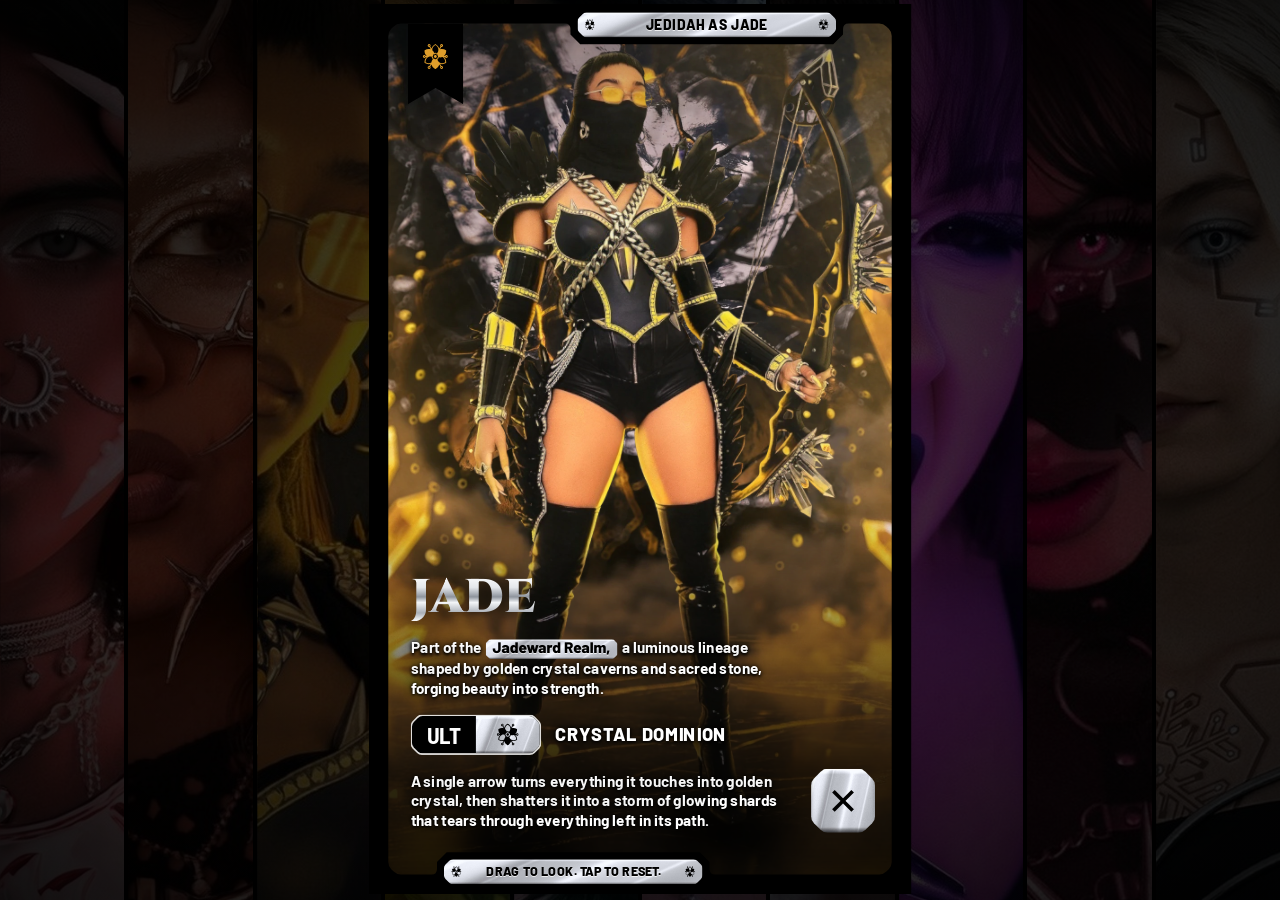
<file: 03/index.html>
<!doctype html>
<html lang="en"><head><meta charset="utf-8">
<meta name="viewport" content="width=device-width,initial-scale=1,maximum-scale=1,user-scalable=no,viewport-fit=cover">
<meta name="theme-color" content="#000000">
<title>Jade | The Shattered Dominion AR</title><meta name="description" content="Step into Jade's realm. Jedidah as Jade, The Shattered Dominion by MindOfDerby.">
<base href="../">
<link rel="icon" sizes="192x192" type="image/jpeg" href="https://static.wixstatic.com/media/04fb3c_0477b7cfbd684224b1bcdcc46684a7ea%7Emv2.jpg/v1/fill/w_192%2Ch_192%2Clg_1%2Cusm_0.66_1.00_0.01/04fb3c_0477b7cfbd684224b1bcdcc46684a7ea%7Emv2.jpg"><link rel="shortcut icon" type="image/jpeg" href="https://static.wixstatic.com/media/04fb3c_0477b7cfbd684224b1bcdcc46684a7ea%7Emv2.jpg/v1/fill/w_32%2Ch_32%2Clg_1%2Cusm_0.66_1.00_0.01/04fb3c_0477b7cfbd684224b1bcdcc46684a7ea%7Emv2.jpg"><link rel="apple-touch-icon" href="https://static.wixstatic.com/media/04fb3c_0477b7cfbd684224b1bcdcc46684a7ea%7Emv2.jpg/v1/fill/w_180%2Ch_180%2Clg_1%2Cusm_0.66_1.00_0.01/04fb3c_0477b7cfbd684224b1bcdcc46684a7ea%7Emv2.jpg">
<meta property="og:type" content="website"><meta property="og:site_name" content="The Shattered Dominion by MindOfDerby">
<meta property="og:title" content="Jade | The Shattered Dominion AR"><meta property="og:description" content="Step into Jade's realm. Jedidah as Jade, The Shattered Dominion by MindOfDerby.">
<meta property="og:url" content="https://mindofderby.github.io/dominion-ar/03/">
<meta property="og:image" content="https://mindofderby.github.io/dominion-ar/og/03.jpg"><meta property="og:image:width" content="1200"><meta property="og:image:height" content="630">
<meta name="twitter:card" content="summary_large_image"><meta name="twitter:image" content="https://mindofderby.github.io/dominion-ar/og/03.jpg">
<meta name="apple-mobile-web-app-status-bar-style" content="black"><style>html{background:#000}</style>
<link rel="preconnect" href="https://fonts.googleapis.com"><link rel="preconnect" href="https://fonts.gstatic.com" crossorigin><link rel="stylesheet" href="https://fonts.googleapis.com/css2?family=Barlow:wght@400;500;700;800&family=Barlow+Semi+Condensed:wght@700&family=Cinzel:wght@900&display=swap">
<link rel="stylesheet" href="app.css?v=94987989">
<!--protect--><style>img,video,picture,canvas{-webkit-user-drag:none;user-drag:none;-webkit-touch-callout:none;-webkit-user-select:none;user-select:none}</style><script>(function(){function hit(t){if(!t||!t.closest)return false;if(t.closest('img,video,picture,canvas,svg'))return true;try{return getComputedStyle(t).backgroundImage!=='none'}catch(e){return false}}document.addEventListener('contextmenu',function(e){if(hit(e.target))e.preventDefault()},true);document.addEventListener('dragstart',function(e){if(hit(e.target))e.preventDefault()},true);document.addEventListener('keydown',function(e){var k=(e.key||'').toLowerCase();if((e.ctrlKey||e.metaKey)&&(k==='s'||k==='u'))e.preventDefault()},true);})();</script></head><body class="mode-fill">
<div id="stage"><div style="width: 390px; height: 844px; position: relative; overflow: hidden; background: #000000; font-family: 'Barlow', sans-serif">
  
  <div style="position: absolute; left: 0; top: 0; width: 390px; height: 100%; background: linear-gradient(to bottom, rgba(0,0,0,0.35) 0%, rgba(0,0,0,0) 16%, rgba(0,0,0,0) 56%, rgba(0,0,0,0.82) 86%, rgba(0,0,0,0.9) 100%); pointer-events: none"></div>
  <div style="position: absolute; left: 150px; top: 6px; width: 186px; height: 18px; clip-path: path('M6.60 0 L179.40 0 Q181.00 0 182.13 1.13 L184.87 3.87 Q186.00 5.00 186.00 6.60 L186.00 11.40 Q186.00 13.00 184.87 14.13 L182.13 16.87 Q181.00 18.00 179.40 18.00 L6.60 18.00 Q5.00 18.00 3.87 16.87 L1.13 14.13 Q0 13.00 0 11.40 L0 6.60 Q0 5.00 1.13 3.87 L3.87 1.13 Q5.00 0 6.60 0 Z'); background: url(assets/plate-h.jpg) center / 100% 100% no-repeat; display: flex; align-items: center; justify-content: center">
    <img alt="" aria-hidden="true" src="assets/icons/S03.svg" style="position: absolute; left: 4px; top: 4.25px; width: 10px; height: 9.5px; display: block; filter: brightness(0)">
    <img alt="" aria-hidden="true" src="assets/icons/S03.svg" style="position: absolute; right: 4px; top: 4.25px; width: 10px; height: 9.5px; display: block; filter: brightness(0)">
    <span style="font-family: 'Barlow', sans-serif; font-weight: 800; font-size: 10px; line-height: 1; letter-spacing: 0.04em; color: #000000; text-shadow: 0 0.6px 0 rgba(255,255,255,0.75); white-space: nowrap; translate: 0 -0.5px">JEDIDAH AS JADE</span>
  </div>
  <div style="position: absolute; left: 28px; top: 14px; width: 40px; height: 58px; background: #000000; clip-path: polygon(0 0, 100% 0, 100% 100%, 50% 80%, 0 100%); display: flex; justify-content: center">
    <img alt="" src="assets/icons/S03.svg" style="width: 26px; height: 24px; margin-top: 12px; display: block">
  </div>
  <div style="position: absolute; left: 30px; bottom: 46px; width: 268px; display: flex; flex-direction: column; gap: 12px">
    <h1 style="margin: 0; font-family: 'Cinzel', serif; font-weight: 900; font-size: 34px; line-height: 1; letter-spacing: 0.02em; text-transform: uppercase; filter: drop-shadow(0 3px 10px rgba(0,0,0,0.9)); background: linear-gradient(180deg, #FFFFFF 0%, #E4E7EB 28%, #8E949D 48%, #F3F5F7 60%, #A9AEB6 82%, #FFFFFF 100%); -webkit-background-clip: text; background-clip: text; color: transparent">Jade</h1>
    <p style="margin: 0; font-family: 'Barlow', sans-serif; font-weight: 700; font-size: 11px; line-height: 14px; color: #FFFFFF; text-shadow: 0 0 3px #000, 0 0 8px rgba(0,0,0,0.95), 0 1px 2px #000, 0 0 16px rgba(0,0,0,0.7)">Part of the <span style="background: url(assets/plate-h.jpg) center / 100% 100% no-repeat; color: #000000; font-weight: 800; text-shadow: 0 0.6px 0 rgba(255,255,255,0.75); -webkit-font-smoothing: antialiased; text-rendering: geometricPrecision; display: inline-block; line-height: 1.3; clip-path: polygon(0.00px 3.90px, 0.04px 3.47px, 0.16px 3.07px, 0.36px 2.70px, 0.64px 2.36px, 2.36px 0.64px, 2.70px 0.36px, 3.07px 0.16px, 3.47px 0.04px, 3.90px 0.00px, calc(100% - 3.90px) 0.00px, calc(100% - 3.47px) 0.04px, calc(100% - 3.07px) 0.16px, calc(100% - 2.70px) 0.36px, calc(100% - 2.36px) 0.64px, calc(100% - 0.64px) 2.36px, calc(100% - 0.36px) 2.70px, calc(100% - 0.16px) 3.07px, calc(100% - 0.04px) 3.47px, calc(100% - 0.00px) 3.90px, calc(100% - 0.00px) calc(100% - 3.90px), calc(100% - 0.04px) calc(100% - 3.47px), calc(100% - 0.16px) calc(100% - 3.07px), calc(100% - 0.36px) calc(100% - 2.70px), calc(100% - 0.64px) calc(100% - 2.36px), calc(100% - 2.36px) calc(100% - 0.64px), calc(100% - 2.70px) calc(100% - 0.36px), calc(100% - 3.07px) calc(100% - 0.16px), calc(100% - 3.47px) calc(100% - 0.04px), calc(100% - 3.90px) calc(100% - 0.00px), 3.90px calc(100% - 0.00px), 3.47px calc(100% - 0.04px), 3.07px calc(100% - 0.16px), 2.70px calc(100% - 0.36px), 2.36px calc(100% - 0.64px), 0.64px calc(100% - 2.36px), 0.36px calc(100% - 2.70px), 0.16px calc(100% - 3.07px), 0.04px calc(100% - 3.47px), 0.00px calc(100% - 3.90px)); padding: 0 5px; margin: 0 1px">Jadeward Realm,</span> a luminous lineage shaped by golden crystal caverns and sacred stone, forging beauty into strength.</p>
    <div style="display: flex; flex-direction: row; align-items: center; gap: 10px">
      <div style="flex: none; padding: 1px; background: rgba(255,255,255,0.85); clip-path: path('M 1.41 4.70 L 4.70 1.41 Q 6.11 0.00 8.11 0.00 L 85.89 0.00 Q 87.89 0.00 89.30 1.41 L 92.59 4.70 Q 94.00 6.11 94.00 8.11 L 94.00 20.89 Q 94.00 22.89 92.59 24.30 L 89.30 27.59 Q 87.89 29.00 85.89 29.00 L 8.11 29.00 Q 6.11 29.00 4.70 27.59 L 1.41 24.30 Q 0.00 22.89 0.00 20.89 L 0.00 8.11 Q 0.00 6.11 1.41 4.70 Z')"><div style="display: flex; flex-direction: row; align-items: stretch; width: 92px; height: 27px; overflow: hidden; background: #000000; clip-path: path('M 1.41 4.29 L 4.29 1.41 Q 5.70 0.00 7.70 0.00 L 84.30 0.00 Q 86.30 0.00 87.71 1.41 L 90.59 4.29 Q 92.00 5.70 92.00 7.70 L 92.00 19.30 Q 92.00 21.30 90.59 22.71 L 87.71 25.59 Q 86.30 27.00 84.30 27.00 L 7.70 27.00 Q 5.70 27.00 4.29 25.59 L 1.41 22.71 Q 0.00 21.30 0.00 19.30 L 0.00 7.70 Q 0.00 5.70 1.41 4.29 Z')">
        <span style="width: 46px; text-align: center; font-family: 'Barlow Semi Condensed', sans-serif; font-weight: 700; font-size: 16.5px; line-height: 27px; color: #FFFFFF">ULT</span>
        <div style="width: 46px; background: url(assets/plate-h.jpg) center / 100% 100% no-repeat; display: flex; align-items: center; justify-content: center">
          <img alt="" src="assets/icons/S03.svg" style="width: 22px; height: 21px; display: block; filter: brightness(0)">
        </div>
      </div></div>
      <span style="font-family: 'Barlow', sans-serif; font-weight: 800; font-size: 13px; line-height: 1.1; letter-spacing: 0.04em; text-transform: uppercase; color: #FFFFFF; text-shadow: 0 0 3px #000, 0 0 8px rgba(0,0,0,0.95), 0 1px 2px #000, 0 0 16px rgba(0,0,0,0.7)">Crystal Dominion</span>
    </div>
    <p style="margin: 0; font-family: 'Barlow', sans-serif; font-weight: 700; font-size: 11px; line-height: 14px; color: #FFFFFF; text-shadow: 0 0 3px #000, 0 0 8px rgba(0,0,0,0.95), 0 1px 2px #000, 0 0 16px rgba(0,0,0,0.7)">A single arrow turns everything it touches into golden crystal, then shatters it into a storm of glowing shards that tears through everything left in its path.</p>
  </div>
  <button type="button" aria-label="Close and scan another page" onclick="location.href='./'" style="position: absolute; right: 26px; bottom: 44px; width: 46px; height: 46px; padding: 0; border: 0; cursor: pointer; background: url(assets/plate-h.jpg) center / 100% 100% no-repeat; box-shadow: inset 0 1px 0 rgba(255,255,255,0.9), inset 0 -2px 3px rgba(0,0,0,0.35); clip-path: path('M6.88 2.12 Q9.00 0.00 12.00 0.00 L34.00 0.00 Q37.00 0.00 39.12 2.12 L43.88 6.88 Q46.00 9.00 46.00 12.00 L46.00 34.00 Q46.00 37.00 43.88 39.12 L39.12 43.88 Q37.00 46.00 34.00 46.00 L12.00 46.00 Q9.00 46.00 6.88 43.88 L2.12 39.12 Q0.00 37.00 0.00 34.00 L0.00 12.00 Q0.00 9.00 2.12 6.88 Z'); display: flex; align-items: center; justify-content: center">
    <svg width="18" height="18" viewBox="0 0 18 18" fill="none" stroke="#000000" stroke-width="2.6" stroke-linecap="square" aria-hidden="true"><path d="M3 3l12 12M15 3L3 15"></path></svg>
  </button>
  <div style="position: absolute; left: 54px; bottom: 7px; width: 186px; height: 18px; clip-path: path('M6.60 0 L179.40 0 Q181.00 0 182.13 1.13 L184.87 3.87 Q186.00 5.00 186.00 6.60 L186.00 11.40 Q186.00 13.00 184.87 14.13 L182.13 16.87 Q181.00 18.00 179.40 18.00 L6.60 18.00 Q5.00 18.00 3.87 16.87 L1.13 14.13 Q0 13.00 0 11.40 L0 6.60 Q0 5.00 1.13 3.87 L3.87 1.13 Q5.00 0 6.60 0 Z'); background: url(assets/plate-h.jpg) center / 100% 100% no-repeat; display: flex; align-items: center; justify-content: center">
    <img alt="" aria-hidden="true" src="assets/icons/S03.svg" style="position: absolute; left: 4px; top: 4.25px; width: 10px; height: 9.5px; display: block; filter: brightness(0)">
    <img alt="" aria-hidden="true" src="assets/icons/S03.svg" style="position: absolute; right: 4px; top: 4.25px; width: 10px; height: 9.5px; display: block; filter: brightness(0)">
    <span style="font-family: 'Barlow', sans-serif; font-weight: 800; font-size: 9px; line-height: 1; letter-spacing: 0.01em; color: #000000; text-shadow: 0 0.6px 0 rgba(255,255,255,0.75); white-space: nowrap; translate: 0 -0.9px">DRAG TO LOOK. TAP TO RESET.</span>
  </div>
</div>
</div>
<canvas id="world"></canvas><div id="gate"><div class="bar"><i></i></div></div>
<script type="importmap">{"imports":{"three":"./lib/three.module.min.js"}}</script>
<script type="module">window.REALM={"id": "03", "color": "#DF9E2B", "cx": 0.511, "layers": [{"role": "background", "src": "plate.webp?v=2"}, {"role": "floor", "src": "floor.webp"}, {"role": "character", "src": "char.webp"}, {"role": "fx", "src": "fx1.webp"}, {"role": "fx", "src": "fx2.webp"}, {"role": "fx", "src": "fx3.webp"}, {"role": "fx", "src": "fx4.webp"}, {"role": "fx", "src": "fx5.webp"}, {"role": "fx", "src": "fx6.webp"}, {"role": "fx", "src": "fx7.webp"}]};
import * as THREE from 'three';
const R = window.REALM, base = 'k/' + R.id + '/';
const cvs = document.getElementById('world');
const gate = document.getElementById('gate'), bar = gate.querySelector('i');
const renderer = new THREE.WebGLRenderer({ canvas: cvs, antialias: true });
renderer.setPixelRatio(Math.min(window.devicePixelRatio || 1, +new URLSearchParams(location.search).get('pr') || 2));
renderer.outputColorSpace = THREE.SRGBColorSpace;
const scene = new THREE.Scene();
scene.background = new THREE.Color(0x000000);
const DIST = 5, FOV = 40;
const cam = new THREE.PerspectiveCamera(FOV, 1, 0.1, 100);
const DEPTH = { background: -2.6, floor: 0, character: 0, snake: -0.22, creature: -0.35 };
const loader = new THREE.TextureLoader();
const meshes = [];
let loaded = 0, fxi = 0;
const total = R.layers.length;
function done() {
  loaded++; bar.style.width = (100 * loaded / total) + '%';
  if (loaded === total) setTimeout(() => { gate.classList.add('done'); t0 = performance.now(); }, 150);
}
R.layers.forEach((L, i) => {
  const tex = loader.load(base + L.src, done, undefined, done);
  tex.colorSpace = THREE.SRGBColorSpace;
  tex.anisotropy = renderer.capabilities.getMaxAnisotropy();
  const isFx = L.role === 'fx';
  const mat = new THREE.MeshBasicMaterial({ map: tex, transparent: L.role !== 'background', depthWrite: false, depthTest: false, opacity: isFx ? 0 : 1 });
  const mesh = new THREE.Mesh(new THREE.PlaneGeometry(1, 1), mat);
  const z = isFx ? 0.55 + 0.2 * (fxi % 3) : (DEPTH[L.role] ?? 0);
  mesh.position.z = z; mesh.renderOrder = i;
  mesh.userData = { role: L.role, z, ph: (fxi++) * 1.7 + i * 0.37, fx: isFx };
  scene.add(mesh); meshes.push(mesh);
});
let S = 1, shiftX = 0, W0 = 1;
function resize() {
  const w = cvs.clientWidth || innerWidth, h = cvs.clientHeight || innerHeight;
  renderer.setSize(w, h, false);
  cam.aspect = w / h; cam.updateProjectionMatrix();
  const h0 = 2 * DIST * Math.tan(THREE.MathUtils.degToRad(FOV / 2));
  const w0 = h0 * cam.aspect;
  S = Math.max(h0 * 1.04, Math.min(w0 * 1.04, h0 * 1.25)); W0 = w0;
  const room = Math.max(0, (S - w0) / 2 - 0.35);
  shiftX = THREE.MathUtils.clamp(-(R.cx - 0.5) * S, -room, room);
  layout(0);
}
function layout(t) {
  for (const m of meshes) {
    const u = m.userData, k = (DIST - u.z) / DIST;
    let s = S * k * (u.role === 'background' ? 1.06 : 1);
    if (u.role === 'background') s = Math.max(s, W0 * 1.2 * k);
    let x = shiftX * k;
    if (u.fx) {
      s *= 1 + 0.025 * Math.sin(t * 0.35 + u.ph);
      x += Math.sin(t * 0.12 + u.ph) * 0.06 * S;
      m.material.opacity = Math.max(0, 0.2 + 0.16 * Math.sin(t * 0.55 + u.ph)) * Math.min(1, t / 2.5);
    }
    m.scale.set(s, s, 1); m.position.x = x;
  }
}
addEventListener('resize', resize); addEventListener('stagefit', resize); resize();

// input
let yaw = 0, pitch = 0, tYaw = 0, tPitch = 0, drag = null, moved = 0;
let gy = null, gBase = null, asked = false;
function onOri(e) {
  if (e.beta == null) return;
  const v = { b: e.beta, g: e.gamma };
  if (!gBase) gBase = v;
  gy = { x: THREE.MathUtils.clamp((v.g - gBase.g) / 25, -1, 1), y: THREE.MathUtils.clamp((v.b - gBase.b) / 25, -1, 1) };
}
function askGyro() {
  if (asked) return; asked = true;
  const D = window.DeviceOrientationEvent;
  if (D && typeof D.requestPermission === 'function') {
    D.requestPermission().then(r => { if (r === 'granted') addEventListener('deviceorientation', onOri); }).catch(() => {});
  } else if (D) addEventListener('deviceorientation', onOri);
}
if (window.DeviceOrientationEvent && typeof DeviceOrientationEvent.requestPermission !== 'function') askGyro();
addEventListener('pointerdown', e => {
  if (e.target.closest('button')) return;
  drag = { x: e.clientX, y: e.clientY, yaw: tYaw, pitch: tPitch }; moved = 0;
});
addEventListener('pointermove', e => {
  if (!drag) return;
  const dx = e.clientX - drag.x, dy = e.clientY - drag.y;
  moved = Math.max(moved, Math.abs(dx) + Math.abs(dy));
  tYaw = THREE.MathUtils.clamp(drag.yaw - dx / innerWidth * 2.2, -1, 1);
  tPitch = THREE.MathUtils.clamp(drag.pitch - dy / innerHeight * 2.2, -1, 1);
});
addEventListener('pointerup', e => {
  if (!drag) return;
  if (moved < 8) { tYaw = 0; tPitch = 0; gBase = null; askGyro(); }
  drag = null;
});
let t0 = performance.now();
renderer.setAnimationLoop(now => {
  const t = (now - t0) / 1000;
  const gx = gy ? gy.x : 0, gyy = gy ? gy.y : 0;
  yaw += (THREE.MathUtils.clamp(tYaw + gx, -1.2, 1.2) - yaw) * 0.08;
  pitch += (THREE.MathUtils.clamp(tPitch + gyy, -1.2, 1.2) - pitch) * 0.08;
  const intro = Math.min(1, t / 1.8), ease = 1 - Math.pow(1 - intro, 3);
  const sway = Math.sin(t * 0.25) * 0.06;
  cam.position.set(yaw * 0.55 + sway, -pitch * 0.2 + Math.sin(t * 0.18) * 0.03, DIST + (1 - ease) * 1.4);
  cam.lookAt(0, 0, -1.2);
  layout(t);
  renderer.render(scene, cam);
  window.__dbg = { yaw, pitch, tYaw, t, S, cz: cam.position.z };
});
</script>
<script src="stage.js?v=6a660786"></script>
</body></html>
</file>
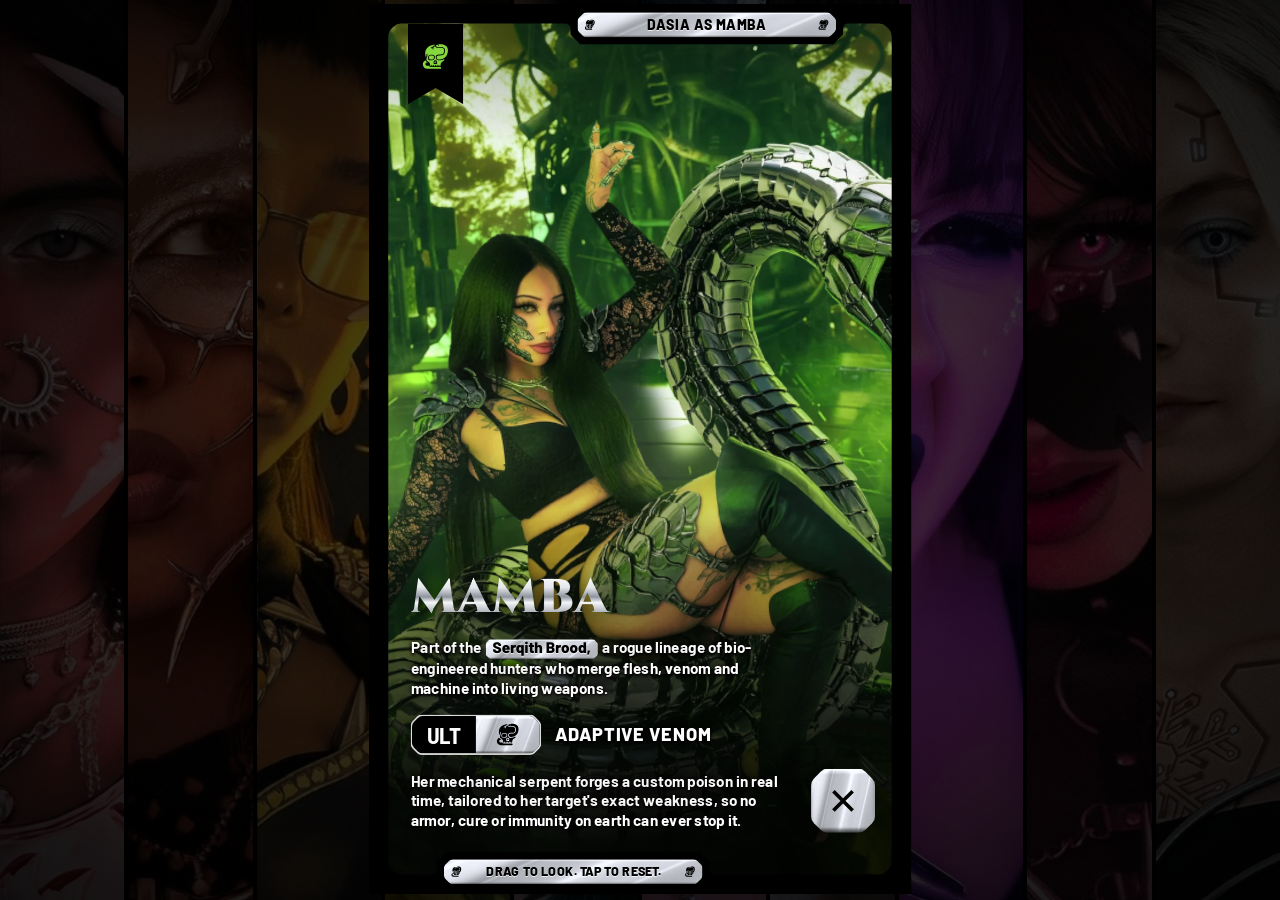
<file: 04/index.html>
<!doctype html>
<html lang="en"><head><meta charset="utf-8">
<meta name="viewport" content="width=device-width,initial-scale=1,maximum-scale=1,user-scalable=no,viewport-fit=cover">
<meta name="theme-color" content="#000000">
<title>Mamba | The Shattered Dominion AR</title><meta name="description" content="Step into Mamba's realm. Dasia as Mamba, The Shattered Dominion by MindOfDerby.">
<base href="../">
<link rel="icon" sizes="192x192" type="image/jpeg" href="https://static.wixstatic.com/media/04fb3c_0477b7cfbd684224b1bcdcc46684a7ea%7Emv2.jpg/v1/fill/w_192%2Ch_192%2Clg_1%2Cusm_0.66_1.00_0.01/04fb3c_0477b7cfbd684224b1bcdcc46684a7ea%7Emv2.jpg"><link rel="shortcut icon" type="image/jpeg" href="https://static.wixstatic.com/media/04fb3c_0477b7cfbd684224b1bcdcc46684a7ea%7Emv2.jpg/v1/fill/w_32%2Ch_32%2Clg_1%2Cusm_0.66_1.00_0.01/04fb3c_0477b7cfbd684224b1bcdcc46684a7ea%7Emv2.jpg"><link rel="apple-touch-icon" href="https://static.wixstatic.com/media/04fb3c_0477b7cfbd684224b1bcdcc46684a7ea%7Emv2.jpg/v1/fill/w_180%2Ch_180%2Clg_1%2Cusm_0.66_1.00_0.01/04fb3c_0477b7cfbd684224b1bcdcc46684a7ea%7Emv2.jpg">
<meta property="og:type" content="website"><meta property="og:site_name" content="The Shattered Dominion by MindOfDerby">
<meta property="og:title" content="Mamba | The Shattered Dominion AR"><meta property="og:description" content="Step into Mamba's realm. Dasia as Mamba, The Shattered Dominion by MindOfDerby.">
<meta property="og:url" content="https://mindofderby.github.io/dominion-ar/04/">
<meta property="og:image" content="https://mindofderby.github.io/dominion-ar/og/04.jpg"><meta property="og:image:width" content="1200"><meta property="og:image:height" content="630">
<meta name="twitter:card" content="summary_large_image"><meta name="twitter:image" content="https://mindofderby.github.io/dominion-ar/og/04.jpg">
<meta name="apple-mobile-web-app-status-bar-style" content="black"><style>html{background:#000}</style>
<link rel="preconnect" href="https://fonts.googleapis.com"><link rel="preconnect" href="https://fonts.gstatic.com" crossorigin><link rel="stylesheet" href="https://fonts.googleapis.com/css2?family=Barlow:wght@400;500;700;800&family=Barlow+Semi+Condensed:wght@700&family=Cinzel:wght@900&display=swap">
<link rel="stylesheet" href="app.css?v=94987989">
<!--protect--><style>img,video,picture,canvas{-webkit-user-drag:none;user-drag:none;-webkit-touch-callout:none;-webkit-user-select:none;user-select:none}</style><script>(function(){function hit(t){if(!t||!t.closest)return false;if(t.closest('img,video,picture,canvas,svg'))return true;try{return getComputedStyle(t).backgroundImage!=='none'}catch(e){return false}}document.addEventListener('contextmenu',function(e){if(hit(e.target))e.preventDefault()},true);document.addEventListener('dragstart',function(e){if(hit(e.target))e.preventDefault()},true);document.addEventListener('keydown',function(e){var k=(e.key||'').toLowerCase();if((e.ctrlKey||e.metaKey)&&(k==='s'||k==='u'))e.preventDefault()},true);})();</script></head><body class="mode-fill">
<div id="stage"><div style="width: 390px; height: 844px; position: relative; overflow: hidden; background: #000000; font-family: 'Barlow', sans-serif">
  
  <div style="position: absolute; left: 0; top: 0; width: 390px; height: 100%; background: linear-gradient(to bottom, rgba(0,0,0,0.35) 0%, rgba(0,0,0,0) 16%, rgba(0,0,0,0) 56%, rgba(0,0,0,0.82) 86%, rgba(0,0,0,0.9) 100%); pointer-events: none"></div>
  <div style="position: absolute; left: 150px; top: 6px; width: 186px; height: 18px; clip-path: path('M6.60 0 L179.40 0 Q181.00 0 182.13 1.13 L184.87 3.87 Q186.00 5.00 186.00 6.60 L186.00 11.40 Q186.00 13.00 184.87 14.13 L182.13 16.87 Q181.00 18.00 179.40 18.00 L6.60 18.00 Q5.00 18.00 3.87 16.87 L1.13 14.13 Q0 13.00 0 11.40 L0 6.60 Q0 5.00 1.13 3.87 L3.87 1.13 Q5.00 0 6.60 0 Z'); background: url(assets/plate-h.jpg) center / 100% 100% no-repeat; display: flex; align-items: center; justify-content: center">
    <img alt="" aria-hidden="true" src="assets/icons/S04.svg" style="position: absolute; left: 4px; top: 4.25px; width: 10px; height: 9.5px; display: block; filter: brightness(0)">
    <img alt="" aria-hidden="true" src="assets/icons/S04.svg" style="position: absolute; right: 4px; top: 4.25px; width: 10px; height: 9.5px; display: block; filter: brightness(0)">
    <span style="font-family: 'Barlow', sans-serif; font-weight: 800; font-size: 10px; line-height: 1; letter-spacing: 0.04em; color: #000000; text-shadow: 0 0.6px 0 rgba(255,255,255,0.75); white-space: nowrap; translate: 0 -0.5px">DASIA AS MAMBA</span>
  </div>
  <div style="position: absolute; left: 28px; top: 14px; width: 40px; height: 58px; background: #000000; clip-path: polygon(0 0, 100% 0, 100% 100%, 50% 80%, 0 100%); display: flex; justify-content: center">
    <img alt="" src="assets/icons/S04.svg" style="width: 26px; height: 24px; margin-top: 12px; display: block">
  </div>
  <div style="position: absolute; left: 30px; bottom: 46px; width: 268px; display: flex; flex-direction: column; gap: 12px">
    <h1 style="margin: 0; font-family: 'Cinzel', serif; font-weight: 900; font-size: 34px; line-height: 1; letter-spacing: 0.02em; text-transform: uppercase; filter: drop-shadow(0 3px 10px rgba(0,0,0,0.9)); background: linear-gradient(180deg, #FFFFFF 0%, #E4E7EB 28%, #8E949D 48%, #F3F5F7 60%, #A9AEB6 82%, #FFFFFF 100%); -webkit-background-clip: text; background-clip: text; color: transparent">Mamba</h1>
    <p style="margin: 0; font-family: 'Barlow', sans-serif; font-weight: 700; font-size: 11px; line-height: 14px; color: #FFFFFF; text-shadow: 0 0 3px #000, 0 0 8px rgba(0,0,0,0.95), 0 1px 2px #000, 0 0 16px rgba(0,0,0,0.7)">Part of the <span style="background: url(assets/plate-h.jpg) center / 100% 100% no-repeat; color: #000000; font-weight: 800; text-shadow: 0 0.6px 0 rgba(255,255,255,0.75); -webkit-font-smoothing: antialiased; text-rendering: geometricPrecision; display: inline-block; line-height: 1.3; clip-path: polygon(0.00px 3.90px, 0.04px 3.47px, 0.16px 3.07px, 0.36px 2.70px, 0.64px 2.36px, 2.36px 0.64px, 2.70px 0.36px, 3.07px 0.16px, 3.47px 0.04px, 3.90px 0.00px, calc(100% - 3.90px) 0.00px, calc(100% - 3.47px) 0.04px, calc(100% - 3.07px) 0.16px, calc(100% - 2.70px) 0.36px, calc(100% - 2.36px) 0.64px, calc(100% - 0.64px) 2.36px, calc(100% - 0.36px) 2.70px, calc(100% - 0.16px) 3.07px, calc(100% - 0.04px) 3.47px, calc(100% - 0.00px) 3.90px, calc(100% - 0.00px) calc(100% - 3.90px), calc(100% - 0.04px) calc(100% - 3.47px), calc(100% - 0.16px) calc(100% - 3.07px), calc(100% - 0.36px) calc(100% - 2.70px), calc(100% - 0.64px) calc(100% - 2.36px), calc(100% - 2.36px) calc(100% - 0.64px), calc(100% - 2.70px) calc(100% - 0.36px), calc(100% - 3.07px) calc(100% - 0.16px), calc(100% - 3.47px) calc(100% - 0.04px), calc(100% - 3.90px) calc(100% - 0.00px), 3.90px calc(100% - 0.00px), 3.47px calc(100% - 0.04px), 3.07px calc(100% - 0.16px), 2.70px calc(100% - 0.36px), 2.36px calc(100% - 0.64px), 0.64px calc(100% - 2.36px), 0.36px calc(100% - 2.70px), 0.16px calc(100% - 3.07px), 0.04px calc(100% - 3.47px), 0.00px calc(100% - 3.90px)); padding: 0 5px; margin: 0 1px">Serqith Brood,</span> a rogue lineage of bio-engineered hunters who merge flesh, venom and machine into living weapons.</p>
    <div style="display: flex; flex-direction: row; align-items: center; gap: 10px">
      <div style="flex: none; padding: 1px; background: rgba(255,255,255,0.85); clip-path: path('M 1.41 4.70 L 4.70 1.41 Q 6.11 0.00 8.11 0.00 L 85.89 0.00 Q 87.89 0.00 89.30 1.41 L 92.59 4.70 Q 94.00 6.11 94.00 8.11 L 94.00 20.89 Q 94.00 22.89 92.59 24.30 L 89.30 27.59 Q 87.89 29.00 85.89 29.00 L 8.11 29.00 Q 6.11 29.00 4.70 27.59 L 1.41 24.30 Q 0.00 22.89 0.00 20.89 L 0.00 8.11 Q 0.00 6.11 1.41 4.70 Z')"><div style="display: flex; flex-direction: row; align-items: stretch; width: 92px; height: 27px; overflow: hidden; background: #000000; clip-path: path('M 1.41 4.29 L 4.29 1.41 Q 5.70 0.00 7.70 0.00 L 84.30 0.00 Q 86.30 0.00 87.71 1.41 L 90.59 4.29 Q 92.00 5.70 92.00 7.70 L 92.00 19.30 Q 92.00 21.30 90.59 22.71 L 87.71 25.59 Q 86.30 27.00 84.30 27.00 L 7.70 27.00 Q 5.70 27.00 4.29 25.59 L 1.41 22.71 Q 0.00 21.30 0.00 19.30 L 0.00 7.70 Q 0.00 5.70 1.41 4.29 Z')">
        <span style="width: 46px; text-align: center; font-family: 'Barlow Semi Condensed', sans-serif; font-weight: 700; font-size: 16.5px; line-height: 27px; color: #FFFFFF">ULT</span>
        <div style="width: 46px; background: url(assets/plate-h.jpg) center / 100% 100% no-repeat; display: flex; align-items: center; justify-content: center">
          <img alt="" src="assets/icons/S04.svg" style="width: 22px; height: 21px; display: block; filter: brightness(0)">
        </div>
      </div></div>
      <span style="font-family: 'Barlow', sans-serif; font-weight: 800; font-size: 13px; line-height: 1.1; letter-spacing: 0.04em; text-transform: uppercase; color: #FFFFFF; text-shadow: 0 0 3px #000, 0 0 8px rgba(0,0,0,0.95), 0 1px 2px #000, 0 0 16px rgba(0,0,0,0.7)">Adaptive Venom</span>
    </div>
    <p style="margin: 0; font-family: 'Barlow', sans-serif; font-weight: 700; font-size: 11px; line-height: 14px; color: #FFFFFF; text-shadow: 0 0 3px #000, 0 0 8px rgba(0,0,0,0.95), 0 1px 2px #000, 0 0 16px rgba(0,0,0,0.7)">Her mechanical serpent forges a custom poison in real time, tailored to her target&#x27;s exact weakness, so no armor, cure or immunity on earth can ever stop it.</p>
  </div>
  <button type="button" aria-label="Close and scan another page" onclick="location.href='./'" style="position: absolute; right: 26px; bottom: 44px; width: 46px; height: 46px; padding: 0; border: 0; cursor: pointer; background: url(assets/plate-h.jpg) center / 100% 100% no-repeat; box-shadow: inset 0 1px 0 rgba(255,255,255,0.9), inset 0 -2px 3px rgba(0,0,0,0.35); clip-path: path('M6.88 2.12 Q9.00 0.00 12.00 0.00 L34.00 0.00 Q37.00 0.00 39.12 2.12 L43.88 6.88 Q46.00 9.00 46.00 12.00 L46.00 34.00 Q46.00 37.00 43.88 39.12 L39.12 43.88 Q37.00 46.00 34.00 46.00 L12.00 46.00 Q9.00 46.00 6.88 43.88 L2.12 39.12 Q0.00 37.00 0.00 34.00 L0.00 12.00 Q0.00 9.00 2.12 6.88 Z'); display: flex; align-items: center; justify-content: center">
    <svg width="18" height="18" viewBox="0 0 18 18" fill="none" stroke="#000000" stroke-width="2.6" stroke-linecap="square" aria-hidden="true"><path d="M3 3l12 12M15 3L3 15"></path></svg>
  </button>
  <div style="position: absolute; left: 54px; bottom: 7px; width: 186px; height: 18px; clip-path: path('M6.60 0 L179.40 0 Q181.00 0 182.13 1.13 L184.87 3.87 Q186.00 5.00 186.00 6.60 L186.00 11.40 Q186.00 13.00 184.87 14.13 L182.13 16.87 Q181.00 18.00 179.40 18.00 L6.60 18.00 Q5.00 18.00 3.87 16.87 L1.13 14.13 Q0 13.00 0 11.40 L0 6.60 Q0 5.00 1.13 3.87 L3.87 1.13 Q5.00 0 6.60 0 Z'); background: url(assets/plate-h.jpg) center / 100% 100% no-repeat; display: flex; align-items: center; justify-content: center">
    <img alt="" aria-hidden="true" src="assets/icons/S04.svg" style="position: absolute; left: 4px; top: 4.25px; width: 10px; height: 9.5px; display: block; filter: brightness(0)">
    <img alt="" aria-hidden="true" src="assets/icons/S04.svg" style="position: absolute; right: 4px; top: 4.25px; width: 10px; height: 9.5px; display: block; filter: brightness(0)">
    <span style="font-family: 'Barlow', sans-serif; font-weight: 800; font-size: 9px; line-height: 1; letter-spacing: 0.01em; color: #000000; text-shadow: 0 0.6px 0 rgba(255,255,255,0.75); white-space: nowrap; translate: 0 -0.9px">DRAG TO LOOK. TAP TO RESET.</span>
  </div>
</div>
</div>
<canvas id="world"></canvas><div id="gate"><div class="bar"><i></i></div></div>
<script type="importmap">{"imports":{"three":"./lib/three.module.min.js"}}</script>
<script type="module">window.REALM={"id": "04", "color": "#84D83E", "cx": 0.481, "layers": [{"role": "background", "src": "plate.webp?v=2"}, {"role": "floor", "src": "floor.webp"}, {"role": "snake", "src": "snake.webp"}, {"role": "character", "src": "char.webp"}, {"role": "fx", "src": "fx1.webp"}, {"role": "fx", "src": "fx2.webp"}, {"role": "fx", "src": "fx3.webp"}, {"role": "fx", "src": "fx4.webp"}]};
import * as THREE from 'three';
const R = window.REALM, base = 'k/' + R.id + '/';
const cvs = document.getElementById('world');
const gate = document.getElementById('gate'), bar = gate.querySelector('i');
const renderer = new THREE.WebGLRenderer({ canvas: cvs, antialias: true });
renderer.setPixelRatio(Math.min(window.devicePixelRatio || 1, +new URLSearchParams(location.search).get('pr') || 2));
renderer.outputColorSpace = THREE.SRGBColorSpace;
const scene = new THREE.Scene();
scene.background = new THREE.Color(0x000000);
const DIST = 5, FOV = 40;
const cam = new THREE.PerspectiveCamera(FOV, 1, 0.1, 100);
const DEPTH = { background: -2.6, floor: 0, character: 0, snake: -0.22, creature: -0.35 };
const loader = new THREE.TextureLoader();
const meshes = [];
let loaded = 0, fxi = 0;
const total = R.layers.length;
function done() {
  loaded++; bar.style.width = (100 * loaded / total) + '%';
  if (loaded === total) setTimeout(() => { gate.classList.add('done'); t0 = performance.now(); }, 150);
}
R.layers.forEach((L, i) => {
  const tex = loader.load(base + L.src, done, undefined, done);
  tex.colorSpace = THREE.SRGBColorSpace;
  tex.anisotropy = renderer.capabilities.getMaxAnisotropy();
  const isFx = L.role === 'fx';
  const mat = new THREE.MeshBasicMaterial({ map: tex, transparent: L.role !== 'background', depthWrite: false, depthTest: false, opacity: isFx ? 0 : 1 });
  const mesh = new THREE.Mesh(new THREE.PlaneGeometry(1, 1), mat);
  const z = isFx ? 0.55 + 0.2 * (fxi % 3) : (DEPTH[L.role] ?? 0);
  mesh.position.z = z; mesh.renderOrder = i;
  mesh.userData = { role: L.role, z, ph: (fxi++) * 1.7 + i * 0.37, fx: isFx };
  scene.add(mesh); meshes.push(mesh);
});
let S = 1, shiftX = 0, W0 = 1;
function resize() {
  const w = cvs.clientWidth || innerWidth, h = cvs.clientHeight || innerHeight;
  renderer.setSize(w, h, false);
  cam.aspect = w / h; cam.updateProjectionMatrix();
  const h0 = 2 * DIST * Math.tan(THREE.MathUtils.degToRad(FOV / 2));
  const w0 = h0 * cam.aspect;
  S = Math.max(h0 * 1.04, Math.min(w0 * 1.04, h0 * 1.25)); W0 = w0;
  const room = Math.max(0, (S - w0) / 2 - 0.35);
  shiftX = THREE.MathUtils.clamp(-(R.cx - 0.5) * S, -room, room);
  layout(0);
}
function layout(t) {
  for (const m of meshes) {
    const u = m.userData, k = (DIST - u.z) / DIST;
    let s = S * k * (u.role === 'background' ? 1.06 : 1);
    if (u.role === 'background') s = Math.max(s, W0 * 1.2 * k);
    let x = shiftX * k;
    if (u.fx) {
      s *= 1 + 0.025 * Math.sin(t * 0.35 + u.ph);
      x += Math.sin(t * 0.12 + u.ph) * 0.06 * S;
      m.material.opacity = Math.max(0, 0.2 + 0.16 * Math.sin(t * 0.55 + u.ph)) * Math.min(1, t / 2.5);
    }
    m.scale.set(s, s, 1); m.position.x = x;
  }
}
addEventListener('resize', resize); addEventListener('stagefit', resize); resize();

// input
let yaw = 0, pitch = 0, tYaw = 0, tPitch = 0, drag = null, moved = 0;
let gy = null, gBase = null, asked = false;
function onOri(e) {
  if (e.beta == null) return;
  const v = { b: e.beta, g: e.gamma };
  if (!gBase) gBase = v;
  gy = { x: THREE.MathUtils.clamp((v.g - gBase.g) / 25, -1, 1), y: THREE.MathUtils.clamp((v.b - gBase.b) / 25, -1, 1) };
}
function askGyro() {
  if (asked) return; asked = true;
  const D = window.DeviceOrientationEvent;
  if (D && typeof D.requestPermission === 'function') {
    D.requestPermission().then(r => { if (r === 'granted') addEventListener('deviceorientation', onOri); }).catch(() => {});
  } else if (D) addEventListener('deviceorientation', onOri);
}
if (window.DeviceOrientationEvent && typeof DeviceOrientationEvent.requestPermission !== 'function') askGyro();
addEventListener('pointerdown', e => {
  if (e.target.closest('button')) return;
  drag = { x: e.clientX, y: e.clientY, yaw: tYaw, pitch: tPitch }; moved = 0;
});
addEventListener('pointermove', e => {
  if (!drag) return;
  const dx = e.clientX - drag.x, dy = e.clientY - drag.y;
  moved = Math.max(moved, Math.abs(dx) + Math.abs(dy));
  tYaw = THREE.MathUtils.clamp(drag.yaw - dx / innerWidth * 2.2, -1, 1);
  tPitch = THREE.MathUtils.clamp(drag.pitch - dy / innerHeight * 2.2, -1, 1);
});
addEventListener('pointerup', e => {
  if (!drag) return;
  if (moved < 8) { tYaw = 0; tPitch = 0; gBase = null; askGyro(); }
  drag = null;
});
let t0 = performance.now();
renderer.setAnimationLoop(now => {
  const t = (now - t0) / 1000;
  const gx = gy ? gy.x : 0, gyy = gy ? gy.y : 0;
  yaw += (THREE.MathUtils.clamp(tYaw + gx, -1.2, 1.2) - yaw) * 0.08;
  pitch += (THREE.MathUtils.clamp(tPitch + gyy, -1.2, 1.2) - pitch) * 0.08;
  const intro = Math.min(1, t / 1.8), ease = 1 - Math.pow(1 - intro, 3);
  const sway = Math.sin(t * 0.25) * 0.06;
  cam.position.set(yaw * 0.55 + sway, -pitch * 0.2 + Math.sin(t * 0.18) * 0.03, DIST + (1 - ease) * 1.4);
  cam.lookAt(0, 0, -1.2);
  layout(t);
  renderer.render(scene, cam);
  window.__dbg = { yaw, pitch, tYaw, t, S, cz: cam.position.z };
});
</script>
<script src="stage.js?v=6a660786"></script>
</body></html>
</file>
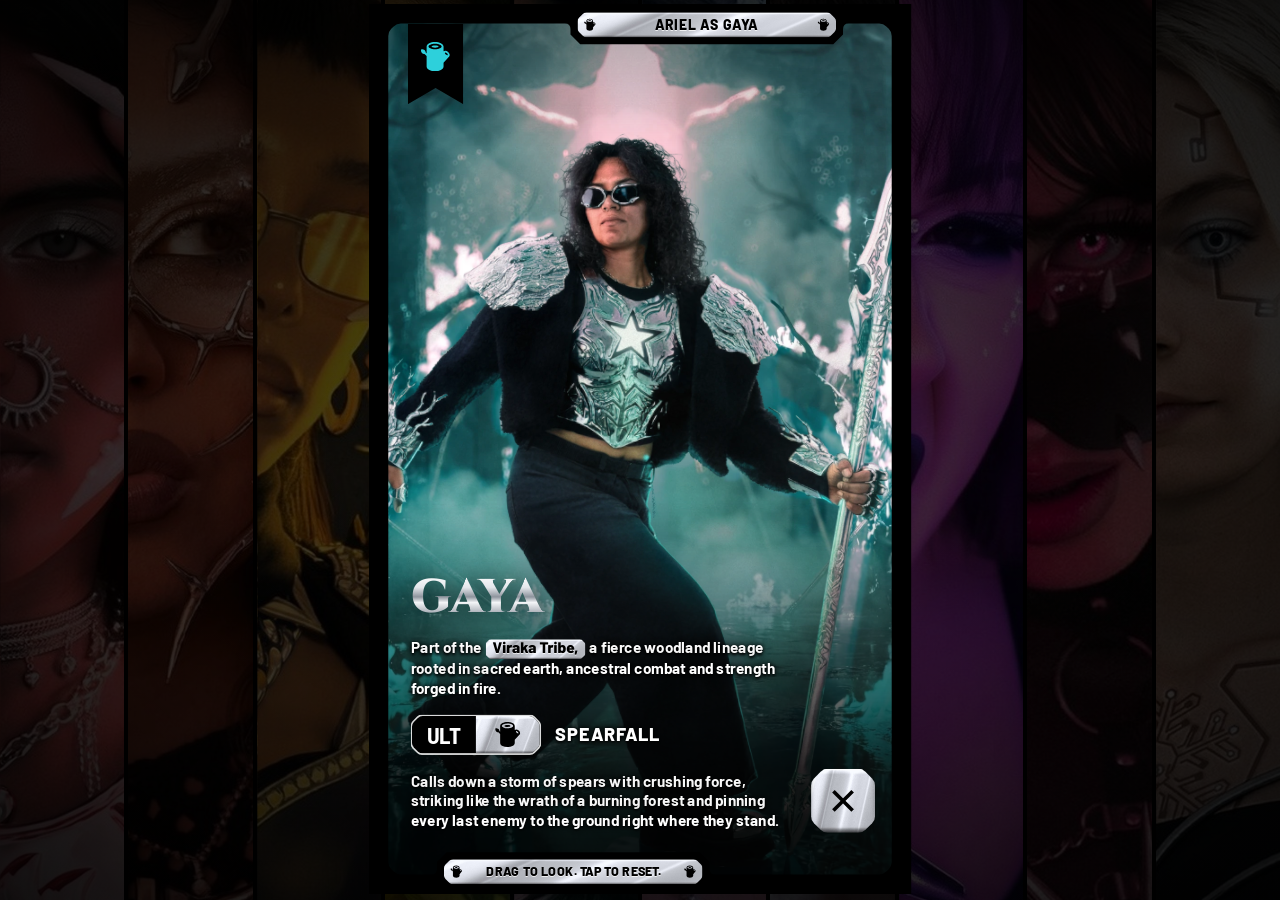
<file: 05/index.html>
<!doctype html>
<html lang="en"><head><meta charset="utf-8">
<meta name="viewport" content="width=device-width,initial-scale=1,maximum-scale=1,user-scalable=no,viewport-fit=cover">
<meta name="theme-color" content="#000000">
<title>Gaya | The Shattered Dominion AR</title><meta name="description" content="Step into Gaya's realm. Ariel as Gaya, The Shattered Dominion by MindOfDerby.">
<base href="../">
<link rel="icon" sizes="192x192" type="image/jpeg" href="https://static.wixstatic.com/media/04fb3c_0477b7cfbd684224b1bcdcc46684a7ea%7Emv2.jpg/v1/fill/w_192%2Ch_192%2Clg_1%2Cusm_0.66_1.00_0.01/04fb3c_0477b7cfbd684224b1bcdcc46684a7ea%7Emv2.jpg"><link rel="shortcut icon" type="image/jpeg" href="https://static.wixstatic.com/media/04fb3c_0477b7cfbd684224b1bcdcc46684a7ea%7Emv2.jpg/v1/fill/w_32%2Ch_32%2Clg_1%2Cusm_0.66_1.00_0.01/04fb3c_0477b7cfbd684224b1bcdcc46684a7ea%7Emv2.jpg"><link rel="apple-touch-icon" href="https://static.wixstatic.com/media/04fb3c_0477b7cfbd684224b1bcdcc46684a7ea%7Emv2.jpg/v1/fill/w_180%2Ch_180%2Clg_1%2Cusm_0.66_1.00_0.01/04fb3c_0477b7cfbd684224b1bcdcc46684a7ea%7Emv2.jpg">
<meta property="og:type" content="website"><meta property="og:site_name" content="The Shattered Dominion by MindOfDerby">
<meta property="og:title" content="Gaya | The Shattered Dominion AR"><meta property="og:description" content="Step into Gaya's realm. Ariel as Gaya, The Shattered Dominion by MindOfDerby.">
<meta property="og:url" content="https://mindofderby.github.io/dominion-ar/05/">
<meta property="og:image" content="https://mindofderby.github.io/dominion-ar/og/05.jpg"><meta property="og:image:width" content="1200"><meta property="og:image:height" content="630">
<meta name="twitter:card" content="summary_large_image"><meta name="twitter:image" content="https://mindofderby.github.io/dominion-ar/og/05.jpg">
<meta name="apple-mobile-web-app-status-bar-style" content="black"><style>html{background:#000}</style>
<link rel="preconnect" href="https://fonts.googleapis.com"><link rel="preconnect" href="https://fonts.gstatic.com" crossorigin><link rel="stylesheet" href="https://fonts.googleapis.com/css2?family=Barlow:wght@400;500;700;800&family=Barlow+Semi+Condensed:wght@700&family=Cinzel:wght@900&display=swap">
<link rel="stylesheet" href="app.css?v=94987989">
<!--protect--><style>img,video,picture,canvas{-webkit-user-drag:none;user-drag:none;-webkit-touch-callout:none;-webkit-user-select:none;user-select:none}</style><script>(function(){function hit(t){if(!t||!t.closest)return false;if(t.closest('img,video,picture,canvas,svg'))return true;try{return getComputedStyle(t).backgroundImage!=='none'}catch(e){return false}}document.addEventListener('contextmenu',function(e){if(hit(e.target))e.preventDefault()},true);document.addEventListener('dragstart',function(e){if(hit(e.target))e.preventDefault()},true);document.addEventListener('keydown',function(e){var k=(e.key||'').toLowerCase();if((e.ctrlKey||e.metaKey)&&(k==='s'||k==='u'))e.preventDefault()},true);})();</script></head><body class="mode-fill">
<div id="stage"><div style="width: 390px; height: 844px; position: relative; overflow: hidden; background: #000000; font-family: 'Barlow', sans-serif">
  
  <div style="position: absolute; left: 0; top: 0; width: 390px; height: 100%; background: linear-gradient(to bottom, rgba(0,0,0,0.35) 0%, rgba(0,0,0,0) 16%, rgba(0,0,0,0) 56%, rgba(0,0,0,0.82) 86%, rgba(0,0,0,0.9) 100%); pointer-events: none"></div>
  <div style="position: absolute; left: 150px; top: 6px; width: 186px; height: 18px; clip-path: path('M6.60 0 L179.40 0 Q181.00 0 182.13 1.13 L184.87 3.87 Q186.00 5.00 186.00 6.60 L186.00 11.40 Q186.00 13.00 184.87 14.13 L182.13 16.87 Q181.00 18.00 179.40 18.00 L6.60 18.00 Q5.00 18.00 3.87 16.87 L1.13 14.13 Q0 13.00 0 11.40 L0 6.60 Q0 5.00 1.13 3.87 L3.87 1.13 Q5.00 0 6.60 0 Z'); background: url(assets/plate-h.jpg) center / 100% 100% no-repeat; display: flex; align-items: center; justify-content: center">
    <img alt="" aria-hidden="true" src="assets/icons/S05.svg" style="position: absolute; left: 4px; top: 4.25px; width: 10px; height: 9.5px; display: block; filter: brightness(0)">
    <img alt="" aria-hidden="true" src="assets/icons/S05.svg" style="position: absolute; right: 4px; top: 4.25px; width: 10px; height: 9.5px; display: block; filter: brightness(0)">
    <span style="font-family: 'Barlow', sans-serif; font-weight: 800; font-size: 10px; line-height: 1; letter-spacing: 0.04em; color: #000000; text-shadow: 0 0.6px 0 rgba(255,255,255,0.75); white-space: nowrap; translate: 0 -0.5px">ARIEL AS GAYA</span>
  </div>
  <div style="position: absolute; left: 28px; top: 14px; width: 40px; height: 58px; background: #000000; clip-path: polygon(0 0, 100% 0, 100% 100%, 50% 80%, 0 100%); display: flex; justify-content: center">
    <img alt="" src="assets/icons/S05.svg" style="width: 26px; height: 24px; margin-top: 12px; display: block">
  </div>
  <div style="position: absolute; left: 30px; bottom: 46px; width: 268px; display: flex; flex-direction: column; gap: 12px">
    <h1 style="margin: 0; font-family: 'Cinzel', serif; font-weight: 900; font-size: 34px; line-height: 1; letter-spacing: 0.02em; text-transform: uppercase; filter: drop-shadow(0 3px 10px rgba(0,0,0,0.9)); background: linear-gradient(180deg, #FFFFFF 0%, #E4E7EB 28%, #8E949D 48%, #F3F5F7 60%, #A9AEB6 82%, #FFFFFF 100%); -webkit-background-clip: text; background-clip: text; color: transparent">Gaya</h1>
    <p style="margin: 0; font-family: 'Barlow', sans-serif; font-weight: 700; font-size: 11px; line-height: 14px; color: #FFFFFF; text-shadow: 0 0 3px #000, 0 0 8px rgba(0,0,0,0.95), 0 1px 2px #000, 0 0 16px rgba(0,0,0,0.7)">Part of the <span style="background: url(assets/plate-h.jpg) center / 100% 100% no-repeat; color: #000000; font-weight: 800; text-shadow: 0 0.6px 0 rgba(255,255,255,0.75); -webkit-font-smoothing: antialiased; text-rendering: geometricPrecision; display: inline-block; line-height: 1.3; clip-path: polygon(0.00px 3.90px, 0.04px 3.47px, 0.16px 3.07px, 0.36px 2.70px, 0.64px 2.36px, 2.36px 0.64px, 2.70px 0.36px, 3.07px 0.16px, 3.47px 0.04px, 3.90px 0.00px, calc(100% - 3.90px) 0.00px, calc(100% - 3.47px) 0.04px, calc(100% - 3.07px) 0.16px, calc(100% - 2.70px) 0.36px, calc(100% - 2.36px) 0.64px, calc(100% - 0.64px) 2.36px, calc(100% - 0.36px) 2.70px, calc(100% - 0.16px) 3.07px, calc(100% - 0.04px) 3.47px, calc(100% - 0.00px) 3.90px, calc(100% - 0.00px) calc(100% - 3.90px), calc(100% - 0.04px) calc(100% - 3.47px), calc(100% - 0.16px) calc(100% - 3.07px), calc(100% - 0.36px) calc(100% - 2.70px), calc(100% - 0.64px) calc(100% - 2.36px), calc(100% - 2.36px) calc(100% - 0.64px), calc(100% - 2.70px) calc(100% - 0.36px), calc(100% - 3.07px) calc(100% - 0.16px), calc(100% - 3.47px) calc(100% - 0.04px), calc(100% - 3.90px) calc(100% - 0.00px), 3.90px calc(100% - 0.00px), 3.47px calc(100% - 0.04px), 3.07px calc(100% - 0.16px), 2.70px calc(100% - 0.36px), 2.36px calc(100% - 0.64px), 0.64px calc(100% - 2.36px), 0.36px calc(100% - 2.70px), 0.16px calc(100% - 3.07px), 0.04px calc(100% - 3.47px), 0.00px calc(100% - 3.90px)); padding: 0 5px; margin: 0 1px">Viraka Tribe,</span> a fierce woodland lineage rooted in sacred earth, ancestral combat and strength forged in fire.</p>
    <div style="display: flex; flex-direction: row; align-items: center; gap: 10px">
      <div style="flex: none; padding: 1px; background: rgba(255,255,255,0.85); clip-path: path('M 1.41 4.70 L 4.70 1.41 Q 6.11 0.00 8.11 0.00 L 85.89 0.00 Q 87.89 0.00 89.30 1.41 L 92.59 4.70 Q 94.00 6.11 94.00 8.11 L 94.00 20.89 Q 94.00 22.89 92.59 24.30 L 89.30 27.59 Q 87.89 29.00 85.89 29.00 L 8.11 29.00 Q 6.11 29.00 4.70 27.59 L 1.41 24.30 Q 0.00 22.89 0.00 20.89 L 0.00 8.11 Q 0.00 6.11 1.41 4.70 Z')"><div style="display: flex; flex-direction: row; align-items: stretch; width: 92px; height: 27px; overflow: hidden; background: #000000; clip-path: path('M 1.41 4.29 L 4.29 1.41 Q 5.70 0.00 7.70 0.00 L 84.30 0.00 Q 86.30 0.00 87.71 1.41 L 90.59 4.29 Q 92.00 5.70 92.00 7.70 L 92.00 19.30 Q 92.00 21.30 90.59 22.71 L 87.71 25.59 Q 86.30 27.00 84.30 27.00 L 7.70 27.00 Q 5.70 27.00 4.29 25.59 L 1.41 22.71 Q 0.00 21.30 0.00 19.30 L 0.00 7.70 Q 0.00 5.70 1.41 4.29 Z')">
        <span style="width: 46px; text-align: center; font-family: 'Barlow Semi Condensed', sans-serif; font-weight: 700; font-size: 16.5px; line-height: 27px; color: #FFFFFF">ULT</span>
        <div style="width: 46px; background: url(assets/plate-h.jpg) center / 100% 100% no-repeat; display: flex; align-items: center; justify-content: center">
          <img alt="" src="assets/icons/S05.svg" style="width: 22px; height: 21px; display: block; filter: brightness(0)">
        </div>
      </div></div>
      <span style="font-family: 'Barlow', sans-serif; font-weight: 800; font-size: 13px; line-height: 1.1; letter-spacing: 0.04em; text-transform: uppercase; color: #FFFFFF; text-shadow: 0 0 3px #000, 0 0 8px rgba(0,0,0,0.95), 0 1px 2px #000, 0 0 16px rgba(0,0,0,0.7)">Spearfall</span>
    </div>
    <p style="margin: 0; font-family: 'Barlow', sans-serif; font-weight: 700; font-size: 11px; line-height: 14px; color: #FFFFFF; text-shadow: 0 0 3px #000, 0 0 8px rgba(0,0,0,0.95), 0 1px 2px #000, 0 0 16px rgba(0,0,0,0.7)">Calls down a storm of spears with crushing force, striking like the wrath of a burning forest and pinning every last enemy to the ground right where they stand.</p>
  </div>
  <button type="button" aria-label="Close and scan another page" onclick="location.href='./'" style="position: absolute; right: 26px; bottom: 44px; width: 46px; height: 46px; padding: 0; border: 0; cursor: pointer; background: url(assets/plate-h.jpg) center / 100% 100% no-repeat; box-shadow: inset 0 1px 0 rgba(255,255,255,0.9), inset 0 -2px 3px rgba(0,0,0,0.35); clip-path: path('M6.88 2.12 Q9.00 0.00 12.00 0.00 L34.00 0.00 Q37.00 0.00 39.12 2.12 L43.88 6.88 Q46.00 9.00 46.00 12.00 L46.00 34.00 Q46.00 37.00 43.88 39.12 L39.12 43.88 Q37.00 46.00 34.00 46.00 L12.00 46.00 Q9.00 46.00 6.88 43.88 L2.12 39.12 Q0.00 37.00 0.00 34.00 L0.00 12.00 Q0.00 9.00 2.12 6.88 Z'); display: flex; align-items: center; justify-content: center">
    <svg width="18" height="18" viewBox="0 0 18 18" fill="none" stroke="#000000" stroke-width="2.6" stroke-linecap="square" aria-hidden="true"><path d="M3 3l12 12M15 3L3 15"></path></svg>
  </button>
  <div style="position: absolute; left: 54px; bottom: 7px; width: 186px; height: 18px; clip-path: path('M6.60 0 L179.40 0 Q181.00 0 182.13 1.13 L184.87 3.87 Q186.00 5.00 186.00 6.60 L186.00 11.40 Q186.00 13.00 184.87 14.13 L182.13 16.87 Q181.00 18.00 179.40 18.00 L6.60 18.00 Q5.00 18.00 3.87 16.87 L1.13 14.13 Q0 13.00 0 11.40 L0 6.60 Q0 5.00 1.13 3.87 L3.87 1.13 Q5.00 0 6.60 0 Z'); background: url(assets/plate-h.jpg) center / 100% 100% no-repeat; display: flex; align-items: center; justify-content: center">
    <img alt="" aria-hidden="true" src="assets/icons/S05.svg" style="position: absolute; left: 4px; top: 4.25px; width: 10px; height: 9.5px; display: block; filter: brightness(0)">
    <img alt="" aria-hidden="true" src="assets/icons/S05.svg" style="position: absolute; right: 4px; top: 4.25px; width: 10px; height: 9.5px; display: block; filter: brightness(0)">
    <span style="font-family: 'Barlow', sans-serif; font-weight: 800; font-size: 9px; line-height: 1; letter-spacing: 0.01em; color: #000000; text-shadow: 0 0.6px 0 rgba(255,255,255,0.75); white-space: nowrap; translate: 0 -0.9px">DRAG TO LOOK. TAP TO RESET.</span>
  </div>
</div>
</div>
<canvas id="world"></canvas><div id="gate"><div class="bar"><i></i></div></div>
<script type="importmap">{"imports":{"three":"./lib/three.module.min.js"}}</script>
<script type="module">window.REALM={"id": "05", "color": "#2DD0DB", "cx": 0.513, "layers": [{"role": "background", "src": "plate.webp?v=2"}, {"role": "floor", "src": "floor.webp"}, {"role": "character", "src": "char.webp"}, {"role": "fx", "src": "fx1.webp"}, {"role": "fx", "src": "fx2.webp"}, {"role": "fx", "src": "fx3.webp"}]};
import * as THREE from 'three';
const R = window.REALM, base = 'k/' + R.id + '/';
const cvs = document.getElementById('world');
const gate = document.getElementById('gate'), bar = gate.querySelector('i');
const renderer = new THREE.WebGLRenderer({ canvas: cvs, antialias: true });
renderer.setPixelRatio(Math.min(window.devicePixelRatio || 1, +new URLSearchParams(location.search).get('pr') || 2));
renderer.outputColorSpace = THREE.SRGBColorSpace;
const scene = new THREE.Scene();
scene.background = new THREE.Color(0x000000);
const DIST = 5, FOV = 40;
const cam = new THREE.PerspectiveCamera(FOV, 1, 0.1, 100);
const DEPTH = { background: -2.6, floor: 0, character: 0, snake: -0.22, creature: -0.35 };
const loader = new THREE.TextureLoader();
const meshes = [];
let loaded = 0, fxi = 0;
const total = R.layers.length;
function done() {
  loaded++; bar.style.width = (100 * loaded / total) + '%';
  if (loaded === total) setTimeout(() => { gate.classList.add('done'); t0 = performance.now(); }, 150);
}
R.layers.forEach((L, i) => {
  const tex = loader.load(base + L.src, done, undefined, done);
  tex.colorSpace = THREE.SRGBColorSpace;
  tex.anisotropy = renderer.capabilities.getMaxAnisotropy();
  const isFx = L.role === 'fx';
  const mat = new THREE.MeshBasicMaterial({ map: tex, transparent: L.role !== 'background', depthWrite: false, depthTest: false, opacity: isFx ? 0 : 1 });
  const mesh = new THREE.Mesh(new THREE.PlaneGeometry(1, 1), mat);
  const z = isFx ? 0.55 + 0.2 * (fxi % 3) : (DEPTH[L.role] ?? 0);
  mesh.position.z = z; mesh.renderOrder = i;
  mesh.userData = { role: L.role, z, ph: (fxi++) * 1.7 + i * 0.37, fx: isFx };
  scene.add(mesh); meshes.push(mesh);
});
let S = 1, shiftX = 0, W0 = 1;
function resize() {
  const w = cvs.clientWidth || innerWidth, h = cvs.clientHeight || innerHeight;
  renderer.setSize(w, h, false);
  cam.aspect = w / h; cam.updateProjectionMatrix();
  const h0 = 2 * DIST * Math.tan(THREE.MathUtils.degToRad(FOV / 2));
  const w0 = h0 * cam.aspect;
  S = Math.max(h0 * 1.04, Math.min(w0 * 1.04, h0 * 1.25)); W0 = w0;
  const room = Math.max(0, (S - w0) / 2 - 0.35);
  shiftX = THREE.MathUtils.clamp(-(R.cx - 0.5) * S, -room, room);
  layout(0);
}
function layout(t) {
  for (const m of meshes) {
    const u = m.userData, k = (DIST - u.z) / DIST;
    let s = S * k * (u.role === 'background' ? 1.06 : 1);
    if (u.role === 'background') s = Math.max(s, W0 * 1.2 * k);
    let x = shiftX * k;
    if (u.fx) {
      s *= 1 + 0.025 * Math.sin(t * 0.35 + u.ph);
      x += Math.sin(t * 0.12 + u.ph) * 0.06 * S;
      m.material.opacity = Math.max(0, 0.2 + 0.16 * Math.sin(t * 0.55 + u.ph)) * Math.min(1, t / 2.5);
    }
    m.scale.set(s, s, 1); m.position.x = x;
  }
}
addEventListener('resize', resize); addEventListener('stagefit', resize); resize();

// input
let yaw = 0, pitch = 0, tYaw = 0, tPitch = 0, drag = null, moved = 0;
let gy = null, gBase = null, asked = false;
function onOri(e) {
  if (e.beta == null) return;
  const v = { b: e.beta, g: e.gamma };
  if (!gBase) gBase = v;
  gy = { x: THREE.MathUtils.clamp((v.g - gBase.g) / 25, -1, 1), y: THREE.MathUtils.clamp((v.b - gBase.b) / 25, -1, 1) };
}
function askGyro() {
  if (asked) return; asked = true;
  const D = window.DeviceOrientationEvent;
  if (D && typeof D.requestPermission === 'function') {
    D.requestPermission().then(r => { if (r === 'granted') addEventListener('deviceorientation', onOri); }).catch(() => {});
  } else if (D) addEventListener('deviceorientation', onOri);
}
if (window.DeviceOrientationEvent && typeof DeviceOrientationEvent.requestPermission !== 'function') askGyro();
addEventListener('pointerdown', e => {
  if (e.target.closest('button')) return;
  drag = { x: e.clientX, y: e.clientY, yaw: tYaw, pitch: tPitch }; moved = 0;
});
addEventListener('pointermove', e => {
  if (!drag) return;
  const dx = e.clientX - drag.x, dy = e.clientY - drag.y;
  moved = Math.max(moved, Math.abs(dx) + Math.abs(dy));
  tYaw = THREE.MathUtils.clamp(drag.yaw - dx / innerWidth * 2.2, -1, 1);
  tPitch = THREE.MathUtils.clamp(drag.pitch - dy / innerHeight * 2.2, -1, 1);
});
addEventListener('pointerup', e => {
  if (!drag) return;
  if (moved < 8) { tYaw = 0; tPitch = 0; gBase = null; askGyro(); }
  drag = null;
});
let t0 = performance.now();
renderer.setAnimationLoop(now => {
  const t = (now - t0) / 1000;
  const gx = gy ? gy.x : 0, gyy = gy ? gy.y : 0;
  yaw += (THREE.MathUtils.clamp(tYaw + gx, -1.2, 1.2) - yaw) * 0.08;
  pitch += (THREE.MathUtils.clamp(tPitch + gyy, -1.2, 1.2) - pitch) * 0.08;
  const intro = Math.min(1, t / 1.8), ease = 1 - Math.pow(1 - intro, 3);
  const sway = Math.sin(t * 0.25) * 0.06;
  cam.position.set(yaw * 0.55 + sway, -pitch * 0.2 + Math.sin(t * 0.18) * 0.03, DIST + (1 - ease) * 1.4);
  cam.lookAt(0, 0, -1.2);
  layout(t);
  renderer.render(scene, cam);
  window.__dbg = { yaw, pitch, tYaw, t, S, cz: cam.position.z };
});
</script>
<script src="stage.js?v=6a660786"></script>
</body></html>
</file>
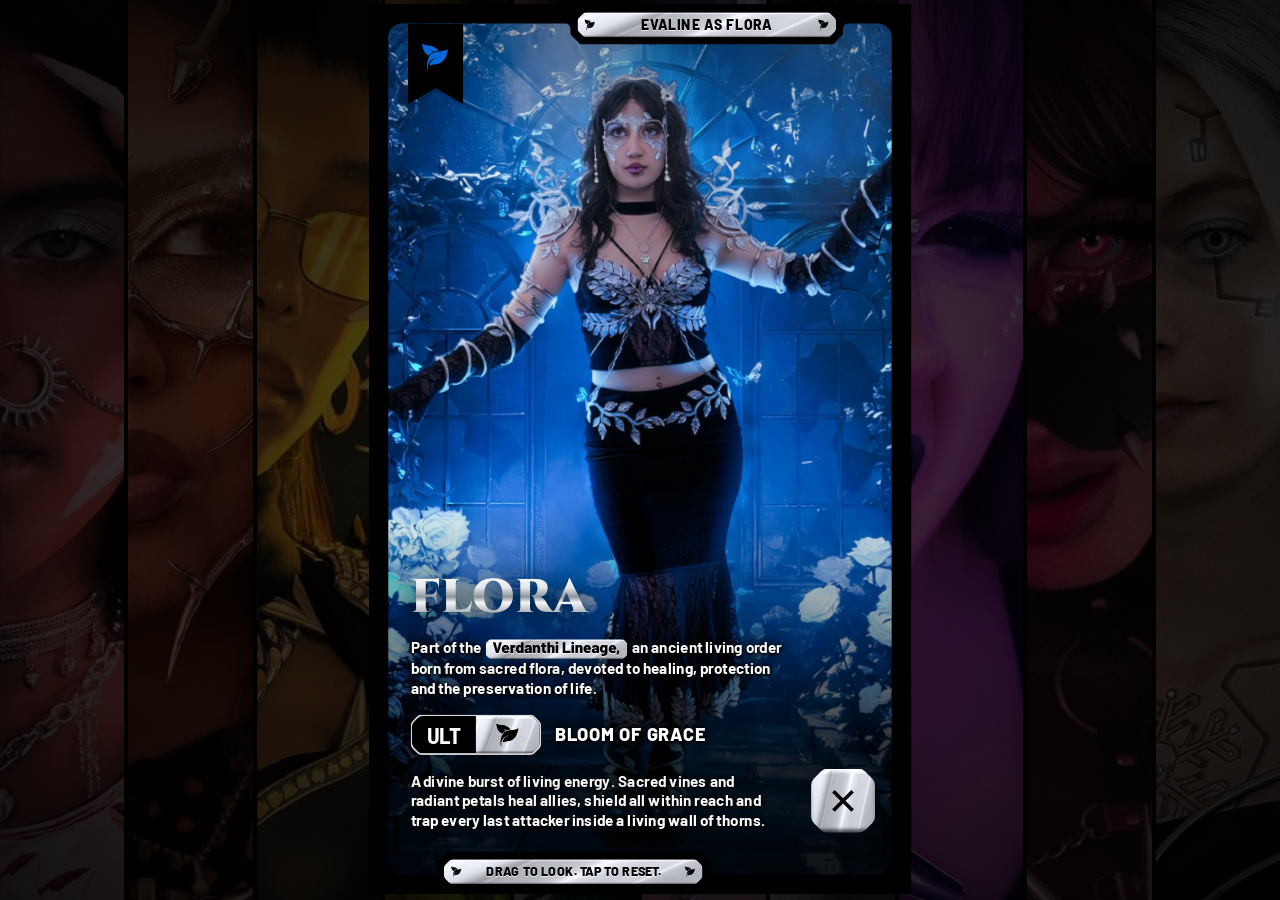
<file: 06/index.html>
<!doctype html>
<html lang="en"><head><meta charset="utf-8">
<meta name="viewport" content="width=device-width,initial-scale=1,maximum-scale=1,user-scalable=no,viewport-fit=cover">
<meta name="theme-color" content="#000000">
<title>Flora | The Shattered Dominion AR</title><meta name="description" content="Step into Flora's realm. Evaline as Flora, The Shattered Dominion by MindOfDerby.">
<base href="../">
<link rel="icon" sizes="192x192" type="image/jpeg" href="https://static.wixstatic.com/media/04fb3c_0477b7cfbd684224b1bcdcc46684a7ea%7Emv2.jpg/v1/fill/w_192%2Ch_192%2Clg_1%2Cusm_0.66_1.00_0.01/04fb3c_0477b7cfbd684224b1bcdcc46684a7ea%7Emv2.jpg"><link rel="shortcut icon" type="image/jpeg" href="https://static.wixstatic.com/media/04fb3c_0477b7cfbd684224b1bcdcc46684a7ea%7Emv2.jpg/v1/fill/w_32%2Ch_32%2Clg_1%2Cusm_0.66_1.00_0.01/04fb3c_0477b7cfbd684224b1bcdcc46684a7ea%7Emv2.jpg"><link rel="apple-touch-icon" href="https://static.wixstatic.com/media/04fb3c_0477b7cfbd684224b1bcdcc46684a7ea%7Emv2.jpg/v1/fill/w_180%2Ch_180%2Clg_1%2Cusm_0.66_1.00_0.01/04fb3c_0477b7cfbd684224b1bcdcc46684a7ea%7Emv2.jpg">
<meta property="og:type" content="website"><meta property="og:site_name" content="The Shattered Dominion by MindOfDerby">
<meta property="og:title" content="Flora | The Shattered Dominion AR"><meta property="og:description" content="Step into Flora's realm. Evaline as Flora, The Shattered Dominion by MindOfDerby.">
<meta property="og:url" content="https://mindofderby.github.io/dominion-ar/06/">
<meta property="og:image" content="https://mindofderby.github.io/dominion-ar/og/06.jpg"><meta property="og:image:width" content="1200"><meta property="og:image:height" content="630">
<meta name="twitter:card" content="summary_large_image"><meta name="twitter:image" content="https://mindofderby.github.io/dominion-ar/og/06.jpg">
<meta name="apple-mobile-web-app-status-bar-style" content="black"><style>html{background:#000}</style>
<link rel="preconnect" href="https://fonts.googleapis.com"><link rel="preconnect" href="https://fonts.gstatic.com" crossorigin><link rel="stylesheet" href="https://fonts.googleapis.com/css2?family=Barlow:wght@400;500;700;800&family=Barlow+Semi+Condensed:wght@700&family=Cinzel:wght@900&display=swap">
<link rel="stylesheet" href="app.css?v=94987989">
<!--protect--><style>img,video,picture,canvas{-webkit-user-drag:none;user-drag:none;-webkit-touch-callout:none;-webkit-user-select:none;user-select:none}</style><script>(function(){function hit(t){if(!t||!t.closest)return false;if(t.closest('img,video,picture,canvas,svg'))return true;try{return getComputedStyle(t).backgroundImage!=='none'}catch(e){return false}}document.addEventListener('contextmenu',function(e){if(hit(e.target))e.preventDefault()},true);document.addEventListener('dragstart',function(e){if(hit(e.target))e.preventDefault()},true);document.addEventListener('keydown',function(e){var k=(e.key||'').toLowerCase();if((e.ctrlKey||e.metaKey)&&(k==='s'||k==='u'))e.preventDefault()},true);})();</script></head><body class="mode-fill">
<div id="stage"><div style="width: 390px; height: 844px; position: relative; overflow: hidden; background: #000000; font-family: 'Barlow', sans-serif">
  
  <div style="position: absolute; left: 0; top: 0; width: 390px; height: 100%; background: linear-gradient(to bottom, rgba(0,0,0,0.35) 0%, rgba(0,0,0,0) 16%, rgba(0,0,0,0) 56%, rgba(0,0,0,0.82) 86%, rgba(0,0,0,0.9) 100%); pointer-events: none"></div>
  <div style="position: absolute; left: 150px; top: 6px; width: 186px; height: 18px; clip-path: path('M6.60 0 L179.40 0 Q181.00 0 182.13 1.13 L184.87 3.87 Q186.00 5.00 186.00 6.60 L186.00 11.40 Q186.00 13.00 184.87 14.13 L182.13 16.87 Q181.00 18.00 179.40 18.00 L6.60 18.00 Q5.00 18.00 3.87 16.87 L1.13 14.13 Q0 13.00 0 11.40 L0 6.60 Q0 5.00 1.13 3.87 L3.87 1.13 Q5.00 0 6.60 0 Z'); background: url(assets/plate-h.jpg) center / 100% 100% no-repeat; display: flex; align-items: center; justify-content: center">
    <img alt="" aria-hidden="true" src="assets/icons/S06.svg" style="position: absolute; left: 4px; top: 4.25px; width: 10px; height: 9.5px; display: block; filter: brightness(0)">
    <img alt="" aria-hidden="true" src="assets/icons/S06.svg" style="position: absolute; right: 4px; top: 4.25px; width: 10px; height: 9.5px; display: block; filter: brightness(0)">
    <span style="font-family: 'Barlow', sans-serif; font-weight: 800; font-size: 10px; line-height: 1; letter-spacing: 0.04em; color: #000000; text-shadow: 0 0.6px 0 rgba(255,255,255,0.75); white-space: nowrap; translate: 0 -0.5px">EVALINE AS FLORA</span>
  </div>
  <div style="position: absolute; left: 28px; top: 14px; width: 40px; height: 58px; background: #000000; clip-path: polygon(0 0, 100% 0, 100% 100%, 50% 80%, 0 100%); display: flex; justify-content: center">
    <img alt="" src="assets/icons/S06.svg" style="width: 26px; height: 24px; margin-top: 12px; display: block">
  </div>
  <div style="position: absolute; left: 30px; bottom: 46px; width: 268px; display: flex; flex-direction: column; gap: 12px">
    <h1 style="margin: 0; font-family: 'Cinzel', serif; font-weight: 900; font-size: 34px; line-height: 1; letter-spacing: 0.02em; text-transform: uppercase; filter: drop-shadow(0 3px 10px rgba(0,0,0,0.9)); background: linear-gradient(180deg, #FFFFFF 0%, #E4E7EB 28%, #8E949D 48%, #F3F5F7 60%, #A9AEB6 82%, #FFFFFF 100%); -webkit-background-clip: text; background-clip: text; color: transparent">Flora</h1>
    <p style="margin: 0; font-family: 'Barlow', sans-serif; font-weight: 700; font-size: 11px; line-height: 14px; color: #FFFFFF; text-shadow: 0 0 3px #000, 0 0 8px rgba(0,0,0,0.95), 0 1px 2px #000, 0 0 16px rgba(0,0,0,0.7)">Part of the <span style="background: url(assets/plate-h.jpg) center / 100% 100% no-repeat; color: #000000; font-weight: 800; text-shadow: 0 0.6px 0 rgba(255,255,255,0.75); -webkit-font-smoothing: antialiased; text-rendering: geometricPrecision; display: inline-block; line-height: 1.3; clip-path: polygon(0.00px 3.90px, 0.04px 3.47px, 0.16px 3.07px, 0.36px 2.70px, 0.64px 2.36px, 2.36px 0.64px, 2.70px 0.36px, 3.07px 0.16px, 3.47px 0.04px, 3.90px 0.00px, calc(100% - 3.90px) 0.00px, calc(100% - 3.47px) 0.04px, calc(100% - 3.07px) 0.16px, calc(100% - 2.70px) 0.36px, calc(100% - 2.36px) 0.64px, calc(100% - 0.64px) 2.36px, calc(100% - 0.36px) 2.70px, calc(100% - 0.16px) 3.07px, calc(100% - 0.04px) 3.47px, calc(100% - 0.00px) 3.90px, calc(100% - 0.00px) calc(100% - 3.90px), calc(100% - 0.04px) calc(100% - 3.47px), calc(100% - 0.16px) calc(100% - 3.07px), calc(100% - 0.36px) calc(100% - 2.70px), calc(100% - 0.64px) calc(100% - 2.36px), calc(100% - 2.36px) calc(100% - 0.64px), calc(100% - 2.70px) calc(100% - 0.36px), calc(100% - 3.07px) calc(100% - 0.16px), calc(100% - 3.47px) calc(100% - 0.04px), calc(100% - 3.90px) calc(100% - 0.00px), 3.90px calc(100% - 0.00px), 3.47px calc(100% - 0.04px), 3.07px calc(100% - 0.16px), 2.70px calc(100% - 0.36px), 2.36px calc(100% - 0.64px), 0.64px calc(100% - 2.36px), 0.36px calc(100% - 2.70px), 0.16px calc(100% - 3.07px), 0.04px calc(100% - 3.47px), 0.00px calc(100% - 3.90px)); padding: 0 5px; margin: 0 1px">Verdanthi Lineage,</span> an ancient living order born from sacred flora, devoted to healing, protection and the preservation of life.</p>
    <div style="display: flex; flex-direction: row; align-items: center; gap: 10px">
      <div style="flex: none; padding: 1px; background: rgba(255,255,255,0.85); clip-path: path('M 1.41 4.70 L 4.70 1.41 Q 6.11 0.00 8.11 0.00 L 85.89 0.00 Q 87.89 0.00 89.30 1.41 L 92.59 4.70 Q 94.00 6.11 94.00 8.11 L 94.00 20.89 Q 94.00 22.89 92.59 24.30 L 89.30 27.59 Q 87.89 29.00 85.89 29.00 L 8.11 29.00 Q 6.11 29.00 4.70 27.59 L 1.41 24.30 Q 0.00 22.89 0.00 20.89 L 0.00 8.11 Q 0.00 6.11 1.41 4.70 Z')"><div style="display: flex; flex-direction: row; align-items: stretch; width: 92px; height: 27px; overflow: hidden; background: #000000; clip-path: path('M 1.41 4.29 L 4.29 1.41 Q 5.70 0.00 7.70 0.00 L 84.30 0.00 Q 86.30 0.00 87.71 1.41 L 90.59 4.29 Q 92.00 5.70 92.00 7.70 L 92.00 19.30 Q 92.00 21.30 90.59 22.71 L 87.71 25.59 Q 86.30 27.00 84.30 27.00 L 7.70 27.00 Q 5.70 27.00 4.29 25.59 L 1.41 22.71 Q 0.00 21.30 0.00 19.30 L 0.00 7.70 Q 0.00 5.70 1.41 4.29 Z')">
        <span style="width: 46px; text-align: center; font-family: 'Barlow Semi Condensed', sans-serif; font-weight: 700; font-size: 16.5px; line-height: 27px; color: #FFFFFF">ULT</span>
        <div style="width: 46px; background: url(assets/plate-h.jpg) center / 100% 100% no-repeat; display: flex; align-items: center; justify-content: center">
          <img alt="" src="assets/icons/S06.svg" style="width: 22px; height: 21px; display: block; filter: brightness(0)">
        </div>
      </div></div>
      <span style="font-family: 'Barlow', sans-serif; font-weight: 800; font-size: 13px; line-height: 1.1; letter-spacing: 0.04em; text-transform: uppercase; color: #FFFFFF; text-shadow: 0 0 3px #000, 0 0 8px rgba(0,0,0,0.95), 0 1px 2px #000, 0 0 16px rgba(0,0,0,0.7)">Bloom of Grace</span>
    </div>
    <p style="margin: 0; font-family: 'Barlow', sans-serif; font-weight: 700; font-size: 11px; line-height: 14px; color: #FFFFFF; text-shadow: 0 0 3px #000, 0 0 8px rgba(0,0,0,0.95), 0 1px 2px #000, 0 0 16px rgba(0,0,0,0.7)">A divine burst of living energy. Sacred vines and radiant petals heal allies, shield all within reach and trap every last attacker inside a living wall of thorns.</p>
  </div>
  <button type="button" aria-label="Close and scan another page" onclick="location.href='./'" style="position: absolute; right: 26px; bottom: 44px; width: 46px; height: 46px; padding: 0; border: 0; cursor: pointer; background: url(assets/plate-h.jpg) center / 100% 100% no-repeat; box-shadow: inset 0 1px 0 rgba(255,255,255,0.9), inset 0 -2px 3px rgba(0,0,0,0.35); clip-path: path('M6.88 2.12 Q9.00 0.00 12.00 0.00 L34.00 0.00 Q37.00 0.00 39.12 2.12 L43.88 6.88 Q46.00 9.00 46.00 12.00 L46.00 34.00 Q46.00 37.00 43.88 39.12 L39.12 43.88 Q37.00 46.00 34.00 46.00 L12.00 46.00 Q9.00 46.00 6.88 43.88 L2.12 39.12 Q0.00 37.00 0.00 34.00 L0.00 12.00 Q0.00 9.00 2.12 6.88 Z'); display: flex; align-items: center; justify-content: center">
    <svg width="18" height="18" viewBox="0 0 18 18" fill="none" stroke="#000000" stroke-width="2.6" stroke-linecap="square" aria-hidden="true"><path d="M3 3l12 12M15 3L3 15"></path></svg>
  </button>
  <div style="position: absolute; left: 54px; bottom: 7px; width: 186px; height: 18px; clip-path: path('M6.60 0 L179.40 0 Q181.00 0 182.13 1.13 L184.87 3.87 Q186.00 5.00 186.00 6.60 L186.00 11.40 Q186.00 13.00 184.87 14.13 L182.13 16.87 Q181.00 18.00 179.40 18.00 L6.60 18.00 Q5.00 18.00 3.87 16.87 L1.13 14.13 Q0 13.00 0 11.40 L0 6.60 Q0 5.00 1.13 3.87 L3.87 1.13 Q5.00 0 6.60 0 Z'); background: url(assets/plate-h.jpg) center / 100% 100% no-repeat; display: flex; align-items: center; justify-content: center">
    <img alt="" aria-hidden="true" src="assets/icons/S06.svg" style="position: absolute; left: 4px; top: 4.25px; width: 10px; height: 9.5px; display: block; filter: brightness(0)">
    <img alt="" aria-hidden="true" src="assets/icons/S06.svg" style="position: absolute; right: 4px; top: 4.25px; width: 10px; height: 9.5px; display: block; filter: brightness(0)">
    <span style="font-family: 'Barlow', sans-serif; font-weight: 800; font-size: 9px; line-height: 1; letter-spacing: 0.01em; color: #000000; text-shadow: 0 0.6px 0 rgba(255,255,255,0.75); white-space: nowrap; translate: 0 -0.9px">DRAG TO LOOK. TAP TO RESET.</span>
  </div>
</div>
</div>
<canvas id="world"></canvas><div id="gate"><div class="bar"><i></i></div></div>
<script type="importmap">{"imports":{"three":"./lib/three.module.min.js"}}</script>
<script type="module">window.REALM={"id": "06", "color": "#0568D8", "cx": 0.498, "layers": [{"role": "background", "src": "plate.webp?v=2"}, {"role": "floor", "src": "floor.webp"}, {"role": "character", "src": "char.webp"}, {"role": "fx", "src": "fx1.webp"}, {"role": "fx", "src": "fx2.webp"}, {"role": "fx", "src": "fx3.webp"}, {"role": "fx", "src": "fx4.webp"}]};
import * as THREE from 'three';
const R = window.REALM, base = 'k/' + R.id + '/';
const cvs = document.getElementById('world');
const gate = document.getElementById('gate'), bar = gate.querySelector('i');
const renderer = new THREE.WebGLRenderer({ canvas: cvs, antialias: true });
renderer.setPixelRatio(Math.min(window.devicePixelRatio || 1, +new URLSearchParams(location.search).get('pr') || 2));
renderer.outputColorSpace = THREE.SRGBColorSpace;
const scene = new THREE.Scene();
scene.background = new THREE.Color(0x000000);
const DIST = 5, FOV = 40;
const cam = new THREE.PerspectiveCamera(FOV, 1, 0.1, 100);
const DEPTH = { background: -2.6, floor: 0, character: 0, snake: -0.22, creature: -0.35 };
const loader = new THREE.TextureLoader();
const meshes = [];
let loaded = 0, fxi = 0;
const total = R.layers.length;
function done() {
  loaded++; bar.style.width = (100 * loaded / total) + '%';
  if (loaded === total) setTimeout(() => { gate.classList.add('done'); t0 = performance.now(); }, 150);
}
R.layers.forEach((L, i) => {
  const tex = loader.load(base + L.src, done, undefined, done);
  tex.colorSpace = THREE.SRGBColorSpace;
  tex.anisotropy = renderer.capabilities.getMaxAnisotropy();
  const isFx = L.role === 'fx';
  const mat = new THREE.MeshBasicMaterial({ map: tex, transparent: L.role !== 'background', depthWrite: false, depthTest: false, opacity: isFx ? 0 : 1 });
  const mesh = new THREE.Mesh(new THREE.PlaneGeometry(1, 1), mat);
  const z = isFx ? 0.55 + 0.2 * (fxi % 3) : (DEPTH[L.role] ?? 0);
  mesh.position.z = z; mesh.renderOrder = i;
  mesh.userData = { role: L.role, z, ph: (fxi++) * 1.7 + i * 0.37, fx: isFx };
  scene.add(mesh); meshes.push(mesh);
});
let S = 1, shiftX = 0, W0 = 1;
function resize() {
  const w = cvs.clientWidth || innerWidth, h = cvs.clientHeight || innerHeight;
  renderer.setSize(w, h, false);
  cam.aspect = w / h; cam.updateProjectionMatrix();
  const h0 = 2 * DIST * Math.tan(THREE.MathUtils.degToRad(FOV / 2));
  const w0 = h0 * cam.aspect;
  S = Math.max(h0 * 1.04, Math.min(w0 * 1.04, h0 * 1.25)); W0 = w0;
  const room = Math.max(0, (S - w0) / 2 - 0.35);
  shiftX = THREE.MathUtils.clamp(-(R.cx - 0.5) * S, -room, room);
  layout(0);
}
function layout(t) {
  for (const m of meshes) {
    const u = m.userData, k = (DIST - u.z) / DIST;
    let s = S * k * (u.role === 'background' ? 1.06 : 1);
    if (u.role === 'background') s = Math.max(s, W0 * 1.2 * k);
    let x = shiftX * k;
    if (u.fx) {
      s *= 1 + 0.025 * Math.sin(t * 0.35 + u.ph);
      x += Math.sin(t * 0.12 + u.ph) * 0.06 * S;
      m.material.opacity = Math.max(0, 0.2 + 0.16 * Math.sin(t * 0.55 + u.ph)) * Math.min(1, t / 2.5);
    }
    m.scale.set(s, s, 1); m.position.x = x;
  }
}
addEventListener('resize', resize); addEventListener('stagefit', resize); resize();

// input
let yaw = 0, pitch = 0, tYaw = 0, tPitch = 0, drag = null, moved = 0;
let gy = null, gBase = null, asked = false;
function onOri(e) {
  if (e.beta == null) return;
  const v = { b: e.beta, g: e.gamma };
  if (!gBase) gBase = v;
  gy = { x: THREE.MathUtils.clamp((v.g - gBase.g) / 25, -1, 1), y: THREE.MathUtils.clamp((v.b - gBase.b) / 25, -1, 1) };
}
function askGyro() {
  if (asked) return; asked = true;
  const D = window.DeviceOrientationEvent;
  if (D && typeof D.requestPermission === 'function') {
    D.requestPermission().then(r => { if (r === 'granted') addEventListener('deviceorientation', onOri); }).catch(() => {});
  } else if (D) addEventListener('deviceorientation', onOri);
}
if (window.DeviceOrientationEvent && typeof DeviceOrientationEvent.requestPermission !== 'function') askGyro();
addEventListener('pointerdown', e => {
  if (e.target.closest('button')) return;
  drag = { x: e.clientX, y: e.clientY, yaw: tYaw, pitch: tPitch }; moved = 0;
});
addEventListener('pointermove', e => {
  if (!drag) return;
  const dx = e.clientX - drag.x, dy = e.clientY - drag.y;
  moved = Math.max(moved, Math.abs(dx) + Math.abs(dy));
  tYaw = THREE.MathUtils.clamp(drag.yaw - dx / innerWidth * 2.2, -1, 1);
  tPitch = THREE.MathUtils.clamp(drag.pitch - dy / innerHeight * 2.2, -1, 1);
});
addEventListener('pointerup', e => {
  if (!drag) return;
  if (moved < 8) { tYaw = 0; tPitch = 0; gBase = null; askGyro(); }
  drag = null;
});
let t0 = performance.now();
renderer.setAnimationLoop(now => {
  const t = (now - t0) / 1000;
  const gx = gy ? gy.x : 0, gyy = gy ? gy.y : 0;
  yaw += (THREE.MathUtils.clamp(tYaw + gx, -1.2, 1.2) - yaw) * 0.08;
  pitch += (THREE.MathUtils.clamp(tPitch + gyy, -1.2, 1.2) - pitch) * 0.08;
  const intro = Math.min(1, t / 1.8), ease = 1 - Math.pow(1 - intro, 3);
  const sway = Math.sin(t * 0.25) * 0.06;
  cam.position.set(yaw * 0.55 + sway, -pitch * 0.2 + Math.sin(t * 0.18) * 0.03, DIST + (1 - ease) * 1.4);
  cam.lookAt(0, 0, -1.2);
  layout(t);
  renderer.render(scene, cam);
  window.__dbg = { yaw, pitch, tYaw, t, S, cz: cam.position.z };
});
</script>
<script src="stage.js?v=6a660786"></script>
</body></html>
</file>
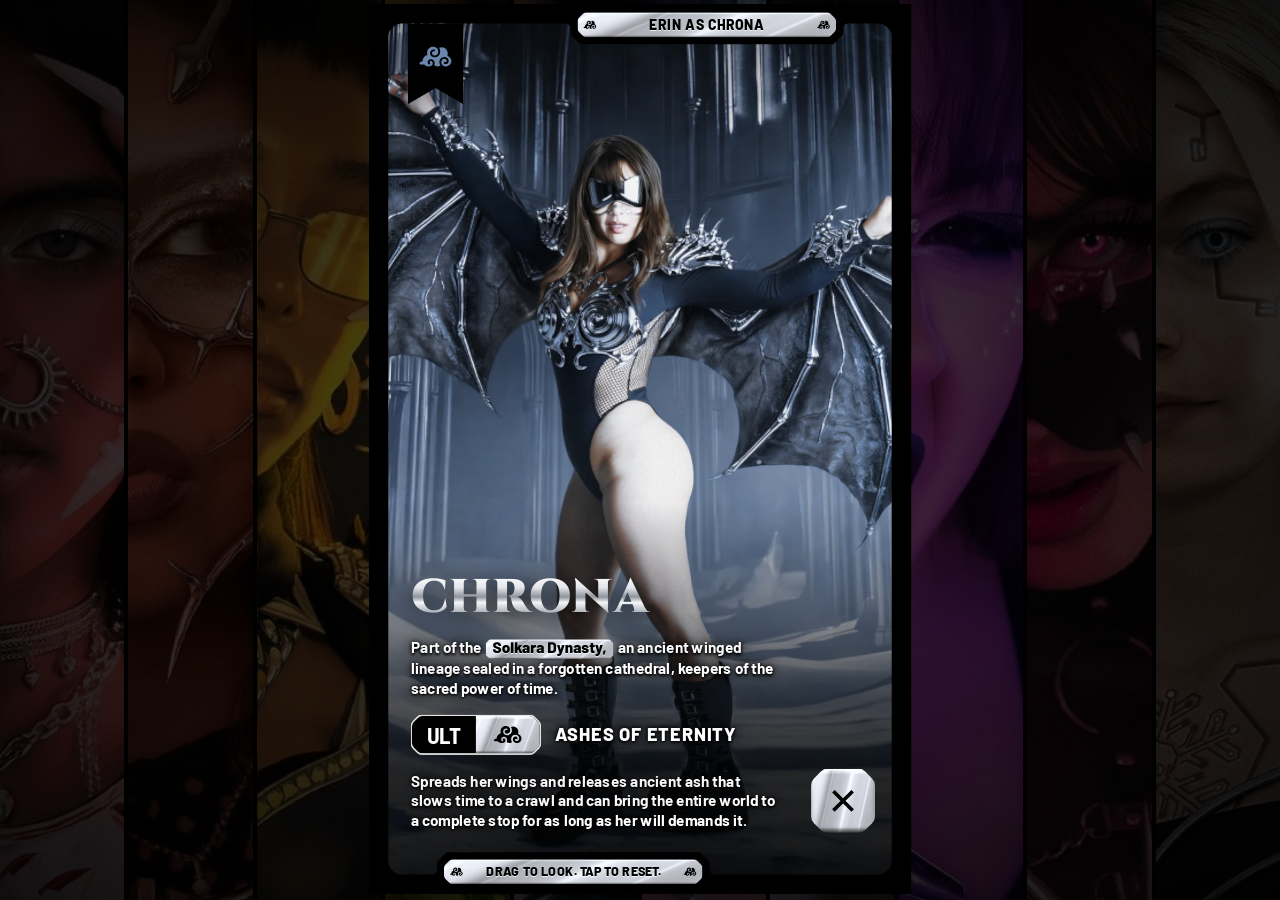
<file: 07/index.html>
<!doctype html>
<html lang="en"><head><meta charset="utf-8">
<meta name="viewport" content="width=device-width,initial-scale=1,maximum-scale=1,user-scalable=no,viewport-fit=cover">
<meta name="theme-color" content="#000000">
<title>Chrona | The Shattered Dominion AR</title><meta name="description" content="Step into Chrona's realm. Erin as Chrona, The Shattered Dominion by MindOfDerby.">
<base href="../">
<link rel="icon" sizes="192x192" type="image/jpeg" href="https://static.wixstatic.com/media/04fb3c_0477b7cfbd684224b1bcdcc46684a7ea%7Emv2.jpg/v1/fill/w_192%2Ch_192%2Clg_1%2Cusm_0.66_1.00_0.01/04fb3c_0477b7cfbd684224b1bcdcc46684a7ea%7Emv2.jpg"><link rel="shortcut icon" type="image/jpeg" href="https://static.wixstatic.com/media/04fb3c_0477b7cfbd684224b1bcdcc46684a7ea%7Emv2.jpg/v1/fill/w_32%2Ch_32%2Clg_1%2Cusm_0.66_1.00_0.01/04fb3c_0477b7cfbd684224b1bcdcc46684a7ea%7Emv2.jpg"><link rel="apple-touch-icon" href="https://static.wixstatic.com/media/04fb3c_0477b7cfbd684224b1bcdcc46684a7ea%7Emv2.jpg/v1/fill/w_180%2Ch_180%2Clg_1%2Cusm_0.66_1.00_0.01/04fb3c_0477b7cfbd684224b1bcdcc46684a7ea%7Emv2.jpg">
<meta property="og:type" content="website"><meta property="og:site_name" content="The Shattered Dominion by MindOfDerby">
<meta property="og:title" content="Chrona | The Shattered Dominion AR"><meta property="og:description" content="Step into Chrona's realm. Erin as Chrona, The Shattered Dominion by MindOfDerby.">
<meta property="og:url" content="https://mindofderby.github.io/dominion-ar/07/">
<meta property="og:image" content="https://mindofderby.github.io/dominion-ar/og/07.jpg"><meta property="og:image:width" content="1200"><meta property="og:image:height" content="630">
<meta name="twitter:card" content="summary_large_image"><meta name="twitter:image" content="https://mindofderby.github.io/dominion-ar/og/07.jpg">
<meta name="apple-mobile-web-app-status-bar-style" content="black"><style>html{background:#000}</style>
<link rel="preconnect" href="https://fonts.googleapis.com"><link rel="preconnect" href="https://fonts.gstatic.com" crossorigin><link rel="stylesheet" href="https://fonts.googleapis.com/css2?family=Barlow:wght@400;500;700;800&family=Barlow+Semi+Condensed:wght@700&family=Cinzel:wght@900&display=swap">
<link rel="stylesheet" href="app.css?v=94987989">
<!--protect--><style>img,video,picture,canvas{-webkit-user-drag:none;user-drag:none;-webkit-touch-callout:none;-webkit-user-select:none;user-select:none}</style><script>(function(){function hit(t){if(!t||!t.closest)return false;if(t.closest('img,video,picture,canvas,svg'))return true;try{return getComputedStyle(t).backgroundImage!=='none'}catch(e){return false}}document.addEventListener('contextmenu',function(e){if(hit(e.target))e.preventDefault()},true);document.addEventListener('dragstart',function(e){if(hit(e.target))e.preventDefault()},true);document.addEventListener('keydown',function(e){var k=(e.key||'').toLowerCase();if((e.ctrlKey||e.metaKey)&&(k==='s'||k==='u'))e.preventDefault()},true);})();</script></head><body class="mode-fill">
<div id="stage"><div style="width: 390px; height: 844px; position: relative; overflow: hidden; background: #000000; font-family: 'Barlow', sans-serif">
  
  <div style="position: absolute; left: 0; top: 0; width: 390px; height: 100%; background: linear-gradient(to bottom, rgba(0,0,0,0.35) 0%, rgba(0,0,0,0) 16%, rgba(0,0,0,0) 56%, rgba(0,0,0,0.82) 86%, rgba(0,0,0,0.9) 100%); pointer-events: none"></div>
  <div style="position: absolute; left: 150px; top: 6px; width: 186px; height: 18px; clip-path: path('M6.60 0 L179.40 0 Q181.00 0 182.13 1.13 L184.87 3.87 Q186.00 5.00 186.00 6.60 L186.00 11.40 Q186.00 13.00 184.87 14.13 L182.13 16.87 Q181.00 18.00 179.40 18.00 L6.60 18.00 Q5.00 18.00 3.87 16.87 L1.13 14.13 Q0 13.00 0 11.40 L0 6.60 Q0 5.00 1.13 3.87 L3.87 1.13 Q5.00 0 6.60 0 Z'); background: url(assets/plate-h.jpg) center / 100% 100% no-repeat; display: flex; align-items: center; justify-content: center">
    <img alt="" aria-hidden="true" src="assets/icons/S07.svg" style="position: absolute; left: 4px; top: 4.25px; width: 10px; height: 9.5px; display: block; filter: brightness(0)">
    <img alt="" aria-hidden="true" src="assets/icons/S07.svg" style="position: absolute; right: 4px; top: 4.25px; width: 10px; height: 9.5px; display: block; filter: brightness(0)">
    <span style="font-family: 'Barlow', sans-serif; font-weight: 800; font-size: 10px; line-height: 1; letter-spacing: 0.04em; color: #000000; text-shadow: 0 0.6px 0 rgba(255,255,255,0.75); white-space: nowrap; translate: 0 -0.5px">ERIN AS CHRONA</span>
  </div>
  <div style="position: absolute; left: 28px; top: 14px; width: 40px; height: 58px; background: #000000; clip-path: polygon(0 0, 100% 0, 100% 100%, 50% 80%, 0 100%); display: flex; justify-content: center">
    <img alt="" src="assets/icons/S07.svg" style="width: 26px; height: 24px; margin-top: 12px; display: block">
  </div>
  <div style="position: absolute; left: 30px; bottom: 46px; width: 268px; display: flex; flex-direction: column; gap: 12px">
    <h1 style="margin: 0; font-family: 'Cinzel', serif; font-weight: 900; font-size: 34px; line-height: 1; letter-spacing: 0.02em; text-transform: uppercase; filter: drop-shadow(0 3px 10px rgba(0,0,0,0.9)); background: linear-gradient(180deg, #FFFFFF 0%, #E4E7EB 28%, #8E949D 48%, #F3F5F7 60%, #A9AEB6 82%, #FFFFFF 100%); -webkit-background-clip: text; background-clip: text; color: transparent">Chrona</h1>
    <p style="margin: 0; font-family: 'Barlow', sans-serif; font-weight: 700; font-size: 11px; line-height: 14px; color: #FFFFFF; text-shadow: 0 0 3px #000, 0 0 8px rgba(0,0,0,0.95), 0 1px 2px #000, 0 0 16px rgba(0,0,0,0.7)">Part of the <span style="background: url(assets/plate-h.jpg) center / 100% 100% no-repeat; color: #000000; font-weight: 800; text-shadow: 0 0.6px 0 rgba(255,255,255,0.75); -webkit-font-smoothing: antialiased; text-rendering: geometricPrecision; display: inline-block; line-height: 1.3; clip-path: polygon(0.00px 3.90px, 0.04px 3.47px, 0.16px 3.07px, 0.36px 2.70px, 0.64px 2.36px, 2.36px 0.64px, 2.70px 0.36px, 3.07px 0.16px, 3.47px 0.04px, 3.90px 0.00px, calc(100% - 3.90px) 0.00px, calc(100% - 3.47px) 0.04px, calc(100% - 3.07px) 0.16px, calc(100% - 2.70px) 0.36px, calc(100% - 2.36px) 0.64px, calc(100% - 0.64px) 2.36px, calc(100% - 0.36px) 2.70px, calc(100% - 0.16px) 3.07px, calc(100% - 0.04px) 3.47px, calc(100% - 0.00px) 3.90px, calc(100% - 0.00px) calc(100% - 3.90px), calc(100% - 0.04px) calc(100% - 3.47px), calc(100% - 0.16px) calc(100% - 3.07px), calc(100% - 0.36px) calc(100% - 2.70px), calc(100% - 0.64px) calc(100% - 2.36px), calc(100% - 2.36px) calc(100% - 0.64px), calc(100% - 2.70px) calc(100% - 0.36px), calc(100% - 3.07px) calc(100% - 0.16px), calc(100% - 3.47px) calc(100% - 0.04px), calc(100% - 3.90px) calc(100% - 0.00px), 3.90px calc(100% - 0.00px), 3.47px calc(100% - 0.04px), 3.07px calc(100% - 0.16px), 2.70px calc(100% - 0.36px), 2.36px calc(100% - 0.64px), 0.64px calc(100% - 2.36px), 0.36px calc(100% - 2.70px), 0.16px calc(100% - 3.07px), 0.04px calc(100% - 3.47px), 0.00px calc(100% - 3.90px)); padding: 0 5px; margin: 0 1px">Solkara Dynasty,</span> an ancient winged lineage sealed in a forgotten cathedral, keepers of the sacred power of time.</p>
    <div style="display: flex; flex-direction: row; align-items: center; gap: 10px">
      <div style="flex: none; padding: 1px; background: rgba(255,255,255,0.85); clip-path: path('M 1.41 4.70 L 4.70 1.41 Q 6.11 0.00 8.11 0.00 L 85.89 0.00 Q 87.89 0.00 89.30 1.41 L 92.59 4.70 Q 94.00 6.11 94.00 8.11 L 94.00 20.89 Q 94.00 22.89 92.59 24.30 L 89.30 27.59 Q 87.89 29.00 85.89 29.00 L 8.11 29.00 Q 6.11 29.00 4.70 27.59 L 1.41 24.30 Q 0.00 22.89 0.00 20.89 L 0.00 8.11 Q 0.00 6.11 1.41 4.70 Z')"><div style="display: flex; flex-direction: row; align-items: stretch; width: 92px; height: 27px; overflow: hidden; background: #000000; clip-path: path('M 1.41 4.29 L 4.29 1.41 Q 5.70 0.00 7.70 0.00 L 84.30 0.00 Q 86.30 0.00 87.71 1.41 L 90.59 4.29 Q 92.00 5.70 92.00 7.70 L 92.00 19.30 Q 92.00 21.30 90.59 22.71 L 87.71 25.59 Q 86.30 27.00 84.30 27.00 L 7.70 27.00 Q 5.70 27.00 4.29 25.59 L 1.41 22.71 Q 0.00 21.30 0.00 19.30 L 0.00 7.70 Q 0.00 5.70 1.41 4.29 Z')">
        <span style="width: 46px; text-align: center; font-family: 'Barlow Semi Condensed', sans-serif; font-weight: 700; font-size: 16.5px; line-height: 27px; color: #FFFFFF">ULT</span>
        <div style="width: 46px; background: url(assets/plate-h.jpg) center / 100% 100% no-repeat; display: flex; align-items: center; justify-content: center">
          <img alt="" src="assets/icons/S07.svg" style="width: 22px; height: 21px; display: block; filter: brightness(0)">
        </div>
      </div></div>
      <span style="font-family: 'Barlow', sans-serif; font-weight: 800; font-size: 13px; line-height: 1.1; letter-spacing: 0.04em; text-transform: uppercase; color: #FFFFFF; text-shadow: 0 0 3px #000, 0 0 8px rgba(0,0,0,0.95), 0 1px 2px #000, 0 0 16px rgba(0,0,0,0.7)">Ashes of Eternity</span>
    </div>
    <p style="margin: 0; font-family: 'Barlow', sans-serif; font-weight: 700; font-size: 11px; line-height: 14px; color: #FFFFFF; text-shadow: 0 0 3px #000, 0 0 8px rgba(0,0,0,0.95), 0 1px 2px #000, 0 0 16px rgba(0,0,0,0.7)">Spreads her wings and releases ancient ash that slows time to a crawl and can bring the entire world to a complete stop for as long as her will demands it.</p>
  </div>
  <button type="button" aria-label="Close and scan another page" onclick="location.href='./'" style="position: absolute; right: 26px; bottom: 44px; width: 46px; height: 46px; padding: 0; border: 0; cursor: pointer; background: url(assets/plate-h.jpg) center / 100% 100% no-repeat; box-shadow: inset 0 1px 0 rgba(255,255,255,0.9), inset 0 -2px 3px rgba(0,0,0,0.35); clip-path: path('M6.88 2.12 Q9.00 0.00 12.00 0.00 L34.00 0.00 Q37.00 0.00 39.12 2.12 L43.88 6.88 Q46.00 9.00 46.00 12.00 L46.00 34.00 Q46.00 37.00 43.88 39.12 L39.12 43.88 Q37.00 46.00 34.00 46.00 L12.00 46.00 Q9.00 46.00 6.88 43.88 L2.12 39.12 Q0.00 37.00 0.00 34.00 L0.00 12.00 Q0.00 9.00 2.12 6.88 Z'); display: flex; align-items: center; justify-content: center">
    <svg width="18" height="18" viewBox="0 0 18 18" fill="none" stroke="#000000" stroke-width="2.6" stroke-linecap="square" aria-hidden="true"><path d="M3 3l12 12M15 3L3 15"></path></svg>
  </button>
  <div style="position: absolute; left: 54px; bottom: 7px; width: 186px; height: 18px; clip-path: path('M6.60 0 L179.40 0 Q181.00 0 182.13 1.13 L184.87 3.87 Q186.00 5.00 186.00 6.60 L186.00 11.40 Q186.00 13.00 184.87 14.13 L182.13 16.87 Q181.00 18.00 179.40 18.00 L6.60 18.00 Q5.00 18.00 3.87 16.87 L1.13 14.13 Q0 13.00 0 11.40 L0 6.60 Q0 5.00 1.13 3.87 L3.87 1.13 Q5.00 0 6.60 0 Z'); background: url(assets/plate-h.jpg) center / 100% 100% no-repeat; display: flex; align-items: center; justify-content: center">
    <img alt="" aria-hidden="true" src="assets/icons/S07.svg" style="position: absolute; left: 4px; top: 4.25px; width: 10px; height: 9.5px; display: block; filter: brightness(0)">
    <img alt="" aria-hidden="true" src="assets/icons/S07.svg" style="position: absolute; right: 4px; top: 4.25px; width: 10px; height: 9.5px; display: block; filter: brightness(0)">
    <span style="font-family: 'Barlow', sans-serif; font-weight: 800; font-size: 9px; line-height: 1; letter-spacing: 0.01em; color: #000000; text-shadow: 0 0.6px 0 rgba(255,255,255,0.75); white-space: nowrap; translate: 0 -0.9px">DRAG TO LOOK. TAP TO RESET.</span>
  </div>
</div>
</div>
<canvas id="world"></canvas><div id="gate"><div class="bar"><i></i></div></div>
<script type="importmap">{"imports":{"three":"./lib/three.module.min.js"}}</script>
<script type="module">window.REALM={"id": "07", "color": "#6A86AD", "cx": 0.514, "layers": [{"role": "background", "src": "plate.webp?v=2"}, {"role": "character", "src": "char.webp"}, {"role": "fx", "src": "fx1.webp"}, {"role": "fx", "src": "fx2.webp"}]};
import * as THREE from 'three';
const R = window.REALM, base = 'k/' + R.id + '/';
const cvs = document.getElementById('world');
const gate = document.getElementById('gate'), bar = gate.querySelector('i');
const renderer = new THREE.WebGLRenderer({ canvas: cvs, antialias: true });
renderer.setPixelRatio(Math.min(window.devicePixelRatio || 1, +new URLSearchParams(location.search).get('pr') || 2));
renderer.outputColorSpace = THREE.SRGBColorSpace;
const scene = new THREE.Scene();
scene.background = new THREE.Color(0x000000);
const DIST = 5, FOV = 40;
const cam = new THREE.PerspectiveCamera(FOV, 1, 0.1, 100);
const DEPTH = { background: -2.6, floor: 0, character: 0, snake: -0.22, creature: -0.35 };
const loader = new THREE.TextureLoader();
const meshes = [];
let loaded = 0, fxi = 0;
const total = R.layers.length;
function done() {
  loaded++; bar.style.width = (100 * loaded / total) + '%';
  if (loaded === total) setTimeout(() => { gate.classList.add('done'); t0 = performance.now(); }, 150);
}
R.layers.forEach((L, i) => {
  const tex = loader.load(base + L.src, done, undefined, done);
  tex.colorSpace = THREE.SRGBColorSpace;
  tex.anisotropy = renderer.capabilities.getMaxAnisotropy();
  const isFx = L.role === 'fx';
  const mat = new THREE.MeshBasicMaterial({ map: tex, transparent: L.role !== 'background', depthWrite: false, depthTest: false, opacity: isFx ? 0 : 1 });
  const mesh = new THREE.Mesh(new THREE.PlaneGeometry(1, 1), mat);
  const z = isFx ? 0.55 + 0.2 * (fxi % 3) : (DEPTH[L.role] ?? 0);
  mesh.position.z = z; mesh.renderOrder = i;
  mesh.userData = { role: L.role, z, ph: (fxi++) * 1.7 + i * 0.37, fx: isFx };
  scene.add(mesh); meshes.push(mesh);
});
let S = 1, shiftX = 0, W0 = 1;
function resize() {
  const w = cvs.clientWidth || innerWidth, h = cvs.clientHeight || innerHeight;
  renderer.setSize(w, h, false);
  cam.aspect = w / h; cam.updateProjectionMatrix();
  const h0 = 2 * DIST * Math.tan(THREE.MathUtils.degToRad(FOV / 2));
  const w0 = h0 * cam.aspect;
  S = Math.max(h0 * 1.04, Math.min(w0 * 1.04, h0 * 1.25)); W0 = w0;
  const room = Math.max(0, (S - w0) / 2 - 0.35);
  shiftX = THREE.MathUtils.clamp(-(R.cx - 0.5) * S, -room, room);
  layout(0);
}
function layout(t) {
  for (const m of meshes) {
    const u = m.userData, k = (DIST - u.z) / DIST;
    let s = S * k * (u.role === 'background' ? 1.06 : 1);
    if (u.role === 'background') s = Math.max(s, W0 * 1.2 * k);
    let x = shiftX * k;
    if (u.fx) {
      s *= 1 + 0.025 * Math.sin(t * 0.35 + u.ph);
      x += Math.sin(t * 0.12 + u.ph) * 0.06 * S;
      m.material.opacity = Math.max(0, 0.2 + 0.16 * Math.sin(t * 0.55 + u.ph)) * Math.min(1, t / 2.5);
    }
    m.scale.set(s, s, 1); m.position.x = x;
  }
}
addEventListener('resize', resize); addEventListener('stagefit', resize); resize();

// input
let yaw = 0, pitch = 0, tYaw = 0, tPitch = 0, drag = null, moved = 0;
let gy = null, gBase = null, asked = false;
function onOri(e) {
  if (e.beta == null) return;
  const v = { b: e.beta, g: e.gamma };
  if (!gBase) gBase = v;
  gy = { x: THREE.MathUtils.clamp((v.g - gBase.g) / 25, -1, 1), y: THREE.MathUtils.clamp((v.b - gBase.b) / 25, -1, 1) };
}
function askGyro() {
  if (asked) return; asked = true;
  const D = window.DeviceOrientationEvent;
  if (D && typeof D.requestPermission === 'function') {
    D.requestPermission().then(r => { if (r === 'granted') addEventListener('deviceorientation', onOri); }).catch(() => {});
  } else if (D) addEventListener('deviceorientation', onOri);
}
if (window.DeviceOrientationEvent && typeof DeviceOrientationEvent.requestPermission !== 'function') askGyro();
addEventListener('pointerdown', e => {
  if (e.target.closest('button')) return;
  drag = { x: e.clientX, y: e.clientY, yaw: tYaw, pitch: tPitch }; moved = 0;
});
addEventListener('pointermove', e => {
  if (!drag) return;
  const dx = e.clientX - drag.x, dy = e.clientY - drag.y;
  moved = Math.max(moved, Math.abs(dx) + Math.abs(dy));
  tYaw = THREE.MathUtils.clamp(drag.yaw - dx / innerWidth * 2.2, -1, 1);
  tPitch = THREE.MathUtils.clamp(drag.pitch - dy / innerHeight * 2.2, -1, 1);
});
addEventListener('pointerup', e => {
  if (!drag) return;
  if (moved < 8) { tYaw = 0; tPitch = 0; gBase = null; askGyro(); }
  drag = null;
});
let t0 = performance.now();
renderer.setAnimationLoop(now => {
  const t = (now - t0) / 1000;
  const gx = gy ? gy.x : 0, gyy = gy ? gy.y : 0;
  yaw += (THREE.MathUtils.clamp(tYaw + gx, -1.2, 1.2) - yaw) * 0.08;
  pitch += (THREE.MathUtils.clamp(tPitch + gyy, -1.2, 1.2) - pitch) * 0.08;
  const intro = Math.min(1, t / 1.8), ease = 1 - Math.pow(1 - intro, 3);
  const sway = Math.sin(t * 0.25) * 0.06;
  cam.position.set(yaw * 0.55 + sway, -pitch * 0.2 + Math.sin(t * 0.18) * 0.03, DIST + (1 - ease) * 1.4);
  cam.lookAt(0, 0, -1.2);
  layout(t);
  renderer.render(scene, cam);
  window.__dbg = { yaw, pitch, tYaw, t, S, cz: cam.position.z };
});
</script>
<script src="stage.js?v=6a660786"></script>
</body></html>
</file>
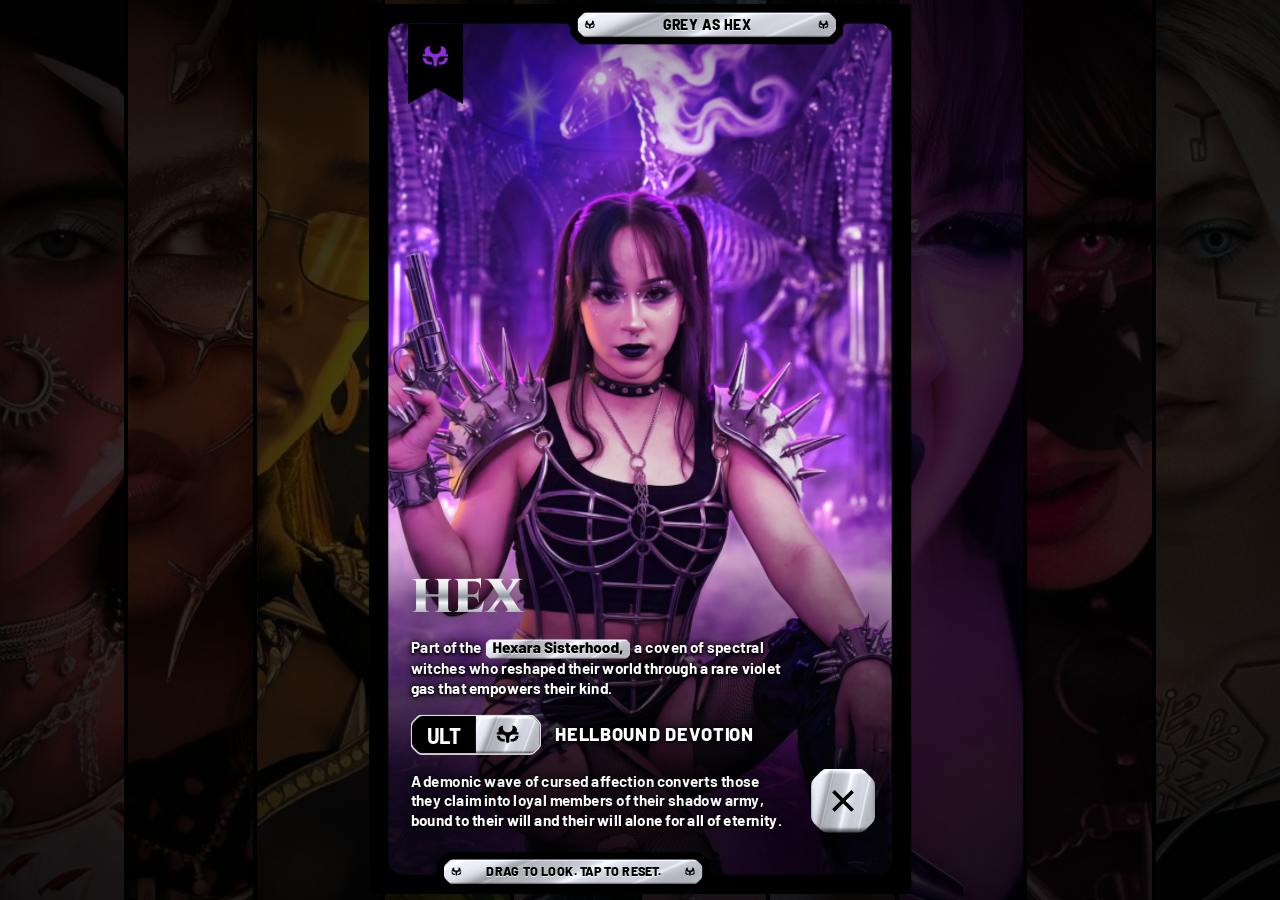
<file: 08/index.html>
<!doctype html>
<html lang="en"><head><meta charset="utf-8">
<meta name="viewport" content="width=device-width,initial-scale=1,maximum-scale=1,user-scalable=no,viewport-fit=cover">
<meta name="theme-color" content="#000000">
<title>Hex | The Shattered Dominion AR</title><meta name="description" content="Step into Hex's realm. Grey as Hex, The Shattered Dominion by MindOfDerby.">
<base href="../">
<link rel="icon" sizes="192x192" type="image/jpeg" href="https://static.wixstatic.com/media/04fb3c_0477b7cfbd684224b1bcdcc46684a7ea%7Emv2.jpg/v1/fill/w_192%2Ch_192%2Clg_1%2Cusm_0.66_1.00_0.01/04fb3c_0477b7cfbd684224b1bcdcc46684a7ea%7Emv2.jpg"><link rel="shortcut icon" type="image/jpeg" href="https://static.wixstatic.com/media/04fb3c_0477b7cfbd684224b1bcdcc46684a7ea%7Emv2.jpg/v1/fill/w_32%2Ch_32%2Clg_1%2Cusm_0.66_1.00_0.01/04fb3c_0477b7cfbd684224b1bcdcc46684a7ea%7Emv2.jpg"><link rel="apple-touch-icon" href="https://static.wixstatic.com/media/04fb3c_0477b7cfbd684224b1bcdcc46684a7ea%7Emv2.jpg/v1/fill/w_180%2Ch_180%2Clg_1%2Cusm_0.66_1.00_0.01/04fb3c_0477b7cfbd684224b1bcdcc46684a7ea%7Emv2.jpg">
<meta property="og:type" content="website"><meta property="og:site_name" content="The Shattered Dominion by MindOfDerby">
<meta property="og:title" content="Hex | The Shattered Dominion AR"><meta property="og:description" content="Step into Hex's realm. Grey as Hex, The Shattered Dominion by MindOfDerby.">
<meta property="og:url" content="https://mindofderby.github.io/dominion-ar/08/">
<meta property="og:image" content="https://mindofderby.github.io/dominion-ar/og/08.jpg"><meta property="og:image:width" content="1200"><meta property="og:image:height" content="630">
<meta name="twitter:card" content="summary_large_image"><meta name="twitter:image" content="https://mindofderby.github.io/dominion-ar/og/08.jpg">
<meta name="apple-mobile-web-app-status-bar-style" content="black"><style>html{background:#000}</style>
<link rel="preconnect" href="https://fonts.googleapis.com"><link rel="preconnect" href="https://fonts.gstatic.com" crossorigin><link rel="stylesheet" href="https://fonts.googleapis.com/css2?family=Barlow:wght@400;500;700;800&family=Barlow+Semi+Condensed:wght@700&family=Cinzel:wght@900&display=swap">
<link rel="stylesheet" href="app.css?v=94987989">
<!--protect--><style>img,video,picture,canvas{-webkit-user-drag:none;user-drag:none;-webkit-touch-callout:none;-webkit-user-select:none;user-select:none}</style><script>(function(){function hit(t){if(!t||!t.closest)return false;if(t.closest('img,video,picture,canvas,svg'))return true;try{return getComputedStyle(t).backgroundImage!=='none'}catch(e){return false}}document.addEventListener('contextmenu',function(e){if(hit(e.target))e.preventDefault()},true);document.addEventListener('dragstart',function(e){if(hit(e.target))e.preventDefault()},true);document.addEventListener('keydown',function(e){var k=(e.key||'').toLowerCase();if((e.ctrlKey||e.metaKey)&&(k==='s'||k==='u'))e.preventDefault()},true);})();</script></head><body class="mode-fill">
<div id="stage"><div style="width: 390px; height: 844px; position: relative; overflow: hidden; background: #000000; font-family: 'Barlow', sans-serif">
  
  <div style="position: absolute; left: 0; top: 0; width: 390px; height: 100%; background: linear-gradient(to bottom, rgba(0,0,0,0.35) 0%, rgba(0,0,0,0) 16%, rgba(0,0,0,0) 56%, rgba(0,0,0,0.82) 86%, rgba(0,0,0,0.9) 100%); pointer-events: none"></div>
  <div style="position: absolute; left: 150px; top: 6px; width: 186px; height: 18px; clip-path: path('M6.60 0 L179.40 0 Q181.00 0 182.13 1.13 L184.87 3.87 Q186.00 5.00 186.00 6.60 L186.00 11.40 Q186.00 13.00 184.87 14.13 L182.13 16.87 Q181.00 18.00 179.40 18.00 L6.60 18.00 Q5.00 18.00 3.87 16.87 L1.13 14.13 Q0 13.00 0 11.40 L0 6.60 Q0 5.00 1.13 3.87 L3.87 1.13 Q5.00 0 6.60 0 Z'); background: url(assets/plate-h.jpg) center / 100% 100% no-repeat; display: flex; align-items: center; justify-content: center">
    <img alt="" aria-hidden="true" src="assets/icons/S08.svg" style="position: absolute; left: 4px; top: 4.25px; width: 10px; height: 9.5px; display: block; filter: brightness(0)">
    <img alt="" aria-hidden="true" src="assets/icons/S08.svg" style="position: absolute; right: 4px; top: 4.25px; width: 10px; height: 9.5px; display: block; filter: brightness(0)">
    <span style="font-family: 'Barlow', sans-serif; font-weight: 800; font-size: 10px; line-height: 1; letter-spacing: 0.04em; color: #000000; text-shadow: 0 0.6px 0 rgba(255,255,255,0.75); white-space: nowrap; translate: 0 -0.5px">GREY AS HEX</span>
  </div>
  <div style="position: absolute; left: 28px; top: 14px; width: 40px; height: 58px; background: #000000; clip-path: polygon(0 0, 100% 0, 100% 100%, 50% 80%, 0 100%); display: flex; justify-content: center">
    <img alt="" src="assets/icons/S08.svg" style="width: 26px; height: 24px; margin-top: 12px; display: block">
  </div>
  <div style="position: absolute; left: 30px; bottom: 46px; width: 268px; display: flex; flex-direction: column; gap: 12px">
    <h1 style="margin: 0; font-family: 'Cinzel', serif; font-weight: 900; font-size: 34px; line-height: 1; letter-spacing: 0.02em; text-transform: uppercase; filter: drop-shadow(0 3px 10px rgba(0,0,0,0.9)); background: linear-gradient(180deg, #FFFFFF 0%, #E4E7EB 28%, #8E949D 48%, #F3F5F7 60%, #A9AEB6 82%, #FFFFFF 100%); -webkit-background-clip: text; background-clip: text; color: transparent">Hex</h1>
    <p style="margin: 0; font-family: 'Barlow', sans-serif; font-weight: 700; font-size: 11px; line-height: 14px; color: #FFFFFF; text-shadow: 0 0 3px #000, 0 0 8px rgba(0,0,0,0.95), 0 1px 2px #000, 0 0 16px rgba(0,0,0,0.7)">Part of the <span style="background: url(assets/plate-h.jpg) center / 100% 100% no-repeat; color: #000000; font-weight: 800; text-shadow: 0 0.6px 0 rgba(255,255,255,0.75); -webkit-font-smoothing: antialiased; text-rendering: geometricPrecision; display: inline-block; line-height: 1.3; clip-path: polygon(0.00px 3.90px, 0.04px 3.47px, 0.16px 3.07px, 0.36px 2.70px, 0.64px 2.36px, 2.36px 0.64px, 2.70px 0.36px, 3.07px 0.16px, 3.47px 0.04px, 3.90px 0.00px, calc(100% - 3.90px) 0.00px, calc(100% - 3.47px) 0.04px, calc(100% - 3.07px) 0.16px, calc(100% - 2.70px) 0.36px, calc(100% - 2.36px) 0.64px, calc(100% - 0.64px) 2.36px, calc(100% - 0.36px) 2.70px, calc(100% - 0.16px) 3.07px, calc(100% - 0.04px) 3.47px, calc(100% - 0.00px) 3.90px, calc(100% - 0.00px) calc(100% - 3.90px), calc(100% - 0.04px) calc(100% - 3.47px), calc(100% - 0.16px) calc(100% - 3.07px), calc(100% - 0.36px) calc(100% - 2.70px), calc(100% - 0.64px) calc(100% - 2.36px), calc(100% - 2.36px) calc(100% - 0.64px), calc(100% - 2.70px) calc(100% - 0.36px), calc(100% - 3.07px) calc(100% - 0.16px), calc(100% - 3.47px) calc(100% - 0.04px), calc(100% - 3.90px) calc(100% - 0.00px), 3.90px calc(100% - 0.00px), 3.47px calc(100% - 0.04px), 3.07px calc(100% - 0.16px), 2.70px calc(100% - 0.36px), 2.36px calc(100% - 0.64px), 0.64px calc(100% - 2.36px), 0.36px calc(100% - 2.70px), 0.16px calc(100% - 3.07px), 0.04px calc(100% - 3.47px), 0.00px calc(100% - 3.90px)); padding: 0 5px; margin: 0 1px">Hexara Sisterhood,</span> a coven of spectral witches who reshaped their world through a rare violet gas that empowers their kind.</p>
    <div style="display: flex; flex-direction: row; align-items: center; gap: 10px">
      <div style="flex: none; padding: 1px; background: rgba(255,255,255,0.85); clip-path: path('M 1.41 4.70 L 4.70 1.41 Q 6.11 0.00 8.11 0.00 L 85.89 0.00 Q 87.89 0.00 89.30 1.41 L 92.59 4.70 Q 94.00 6.11 94.00 8.11 L 94.00 20.89 Q 94.00 22.89 92.59 24.30 L 89.30 27.59 Q 87.89 29.00 85.89 29.00 L 8.11 29.00 Q 6.11 29.00 4.70 27.59 L 1.41 24.30 Q 0.00 22.89 0.00 20.89 L 0.00 8.11 Q 0.00 6.11 1.41 4.70 Z')"><div style="display: flex; flex-direction: row; align-items: stretch; width: 92px; height: 27px; overflow: hidden; background: #000000; clip-path: path('M 1.41 4.29 L 4.29 1.41 Q 5.70 0.00 7.70 0.00 L 84.30 0.00 Q 86.30 0.00 87.71 1.41 L 90.59 4.29 Q 92.00 5.70 92.00 7.70 L 92.00 19.30 Q 92.00 21.30 90.59 22.71 L 87.71 25.59 Q 86.30 27.00 84.30 27.00 L 7.70 27.00 Q 5.70 27.00 4.29 25.59 L 1.41 22.71 Q 0.00 21.30 0.00 19.30 L 0.00 7.70 Q 0.00 5.70 1.41 4.29 Z')">
        <span style="width: 46px; text-align: center; font-family: 'Barlow Semi Condensed', sans-serif; font-weight: 700; font-size: 16.5px; line-height: 27px; color: #FFFFFF">ULT</span>
        <div style="width: 46px; background: url(assets/plate-h.jpg) center / 100% 100% no-repeat; display: flex; align-items: center; justify-content: center">
          <img alt="" src="assets/icons/S08.svg" style="width: 22px; height: 21px; display: block; filter: brightness(0)">
        </div>
      </div></div>
      <span style="font-family: 'Barlow', sans-serif; font-weight: 800; font-size: 13px; line-height: 1.1; letter-spacing: 0.04em; text-transform: uppercase; color: #FFFFFF; text-shadow: 0 0 3px #000, 0 0 8px rgba(0,0,0,0.95), 0 1px 2px #000, 0 0 16px rgba(0,0,0,0.7)">Hellbound Devotion</span>
    </div>
    <p style="margin: 0; font-family: 'Barlow', sans-serif; font-weight: 700; font-size: 11px; line-height: 14px; color: #FFFFFF; text-shadow: 0 0 3px #000, 0 0 8px rgba(0,0,0,0.95), 0 1px 2px #000, 0 0 16px rgba(0,0,0,0.7)">A demonic wave of cursed affection converts those they claim into loyal members of their shadow army, bound to their will and their will alone for all of eternity.</p>
  </div>
  <button type="button" aria-label="Close and scan another page" onclick="location.href='./'" style="position: absolute; right: 26px; bottom: 44px; width: 46px; height: 46px; padding: 0; border: 0; cursor: pointer; background: url(assets/plate-h.jpg) center / 100% 100% no-repeat; box-shadow: inset 0 1px 0 rgba(255,255,255,0.9), inset 0 -2px 3px rgba(0,0,0,0.35); clip-path: path('M6.88 2.12 Q9.00 0.00 12.00 0.00 L34.00 0.00 Q37.00 0.00 39.12 2.12 L43.88 6.88 Q46.00 9.00 46.00 12.00 L46.00 34.00 Q46.00 37.00 43.88 39.12 L39.12 43.88 Q37.00 46.00 34.00 46.00 L12.00 46.00 Q9.00 46.00 6.88 43.88 L2.12 39.12 Q0.00 37.00 0.00 34.00 L0.00 12.00 Q0.00 9.00 2.12 6.88 Z'); display: flex; align-items: center; justify-content: center">
    <svg width="18" height="18" viewBox="0 0 18 18" fill="none" stroke="#000000" stroke-width="2.6" stroke-linecap="square" aria-hidden="true"><path d="M3 3l12 12M15 3L3 15"></path></svg>
  </button>
  <div style="position: absolute; left: 54px; bottom: 7px; width: 186px; height: 18px; clip-path: path('M6.60 0 L179.40 0 Q181.00 0 182.13 1.13 L184.87 3.87 Q186.00 5.00 186.00 6.60 L186.00 11.40 Q186.00 13.00 184.87 14.13 L182.13 16.87 Q181.00 18.00 179.40 18.00 L6.60 18.00 Q5.00 18.00 3.87 16.87 L1.13 14.13 Q0 13.00 0 11.40 L0 6.60 Q0 5.00 1.13 3.87 L3.87 1.13 Q5.00 0 6.60 0 Z'); background: url(assets/plate-h.jpg) center / 100% 100% no-repeat; display: flex; align-items: center; justify-content: center">
    <img alt="" aria-hidden="true" src="assets/icons/S08.svg" style="position: absolute; left: 4px; top: 4.25px; width: 10px; height: 9.5px; display: block; filter: brightness(0)">
    <img alt="" aria-hidden="true" src="assets/icons/S08.svg" style="position: absolute; right: 4px; top: 4.25px; width: 10px; height: 9.5px; display: block; filter: brightness(0)">
    <span style="font-family: 'Barlow', sans-serif; font-weight: 800; font-size: 9px; line-height: 1; letter-spacing: 0.01em; color: #000000; text-shadow: 0 0.6px 0 rgba(255,255,255,0.75); white-space: nowrap; translate: 0 -0.9px">DRAG TO LOOK. TAP TO RESET.</span>
  </div>
</div>
</div>
<canvas id="world"></canvas><div id="gate"><div class="bar"><i></i></div></div>
<script type="importmap">{"imports":{"three":"./lib/three.module.min.js"}}</script>
<script type="module">window.REALM={"id": "08", "color": "#8C2CD9", "cx": 0.504, "layers": [{"role": "background", "src": "plate.webp?v=2"}, {"role": "character", "src": "char.webp"}, {"role": "fx", "src": "fx1.webp"}, {"role": "fx", "src": "fx2.webp"}, {"role": "fx", "src": "fx3.webp"}, {"role": "fx", "src": "fx4.webp"}]};
import * as THREE from 'three';
const R = window.REALM, base = 'k/' + R.id + '/';
const cvs = document.getElementById('world');
const gate = document.getElementById('gate'), bar = gate.querySelector('i');
const renderer = new THREE.WebGLRenderer({ canvas: cvs, antialias: true });
renderer.setPixelRatio(Math.min(window.devicePixelRatio || 1, +new URLSearchParams(location.search).get('pr') || 2));
renderer.outputColorSpace = THREE.SRGBColorSpace;
const scene = new THREE.Scene();
scene.background = new THREE.Color(0x000000);
const DIST = 5, FOV = 40;
const cam = new THREE.PerspectiveCamera(FOV, 1, 0.1, 100);
const DEPTH = { background: -2.6, floor: 0, character: 0, snake: -0.22, creature: -0.35 };
const loader = new THREE.TextureLoader();
const meshes = [];
let loaded = 0, fxi = 0;
const total = R.layers.length;
function done() {
  loaded++; bar.style.width = (100 * loaded / total) + '%';
  if (loaded === total) setTimeout(() => { gate.classList.add('done'); t0 = performance.now(); }, 150);
}
R.layers.forEach((L, i) => {
  const tex = loader.load(base + L.src, done, undefined, done);
  tex.colorSpace = THREE.SRGBColorSpace;
  tex.anisotropy = renderer.capabilities.getMaxAnisotropy();
  const isFx = L.role === 'fx';
  const mat = new THREE.MeshBasicMaterial({ map: tex, transparent: L.role !== 'background', depthWrite: false, depthTest: false, opacity: isFx ? 0 : 1 });
  const mesh = new THREE.Mesh(new THREE.PlaneGeometry(1, 1), mat);
  const z = isFx ? 0.55 + 0.2 * (fxi % 3) : (DEPTH[L.role] ?? 0);
  mesh.position.z = z; mesh.renderOrder = i;
  mesh.userData = { role: L.role, z, ph: (fxi++) * 1.7 + i * 0.37, fx: isFx };
  scene.add(mesh); meshes.push(mesh);
});
let S = 1, shiftX = 0, W0 = 1;
function resize() {
  const w = cvs.clientWidth || innerWidth, h = cvs.clientHeight || innerHeight;
  renderer.setSize(w, h, false);
  cam.aspect = w / h; cam.updateProjectionMatrix();
  const h0 = 2 * DIST * Math.tan(THREE.MathUtils.degToRad(FOV / 2));
  const w0 = h0 * cam.aspect;
  S = Math.max(h0 * 1.04, Math.min(w0 * 1.04, h0 * 1.25)); W0 = w0;
  const room = Math.max(0, (S - w0) / 2 - 0.35);
  shiftX = THREE.MathUtils.clamp(-(R.cx - 0.5) * S, -room, room);
  layout(0);
}
function layout(t) {
  for (const m of meshes) {
    const u = m.userData, k = (DIST - u.z) / DIST;
    let s = S * k * (u.role === 'background' ? 1.06 : 1);
    if (u.role === 'background') s = Math.max(s, W0 * 1.2 * k);
    let x = shiftX * k;
    if (u.fx) {
      s *= 1 + 0.025 * Math.sin(t * 0.35 + u.ph);
      x += Math.sin(t * 0.12 + u.ph) * 0.06 * S;
      m.material.opacity = Math.max(0, 0.2 + 0.16 * Math.sin(t * 0.55 + u.ph)) * Math.min(1, t / 2.5);
    }
    m.scale.set(s, s, 1); m.position.x = x;
  }
}
addEventListener('resize', resize); addEventListener('stagefit', resize); resize();

// input
let yaw = 0, pitch = 0, tYaw = 0, tPitch = 0, drag = null, moved = 0;
let gy = null, gBase = null, asked = false;
function onOri(e) {
  if (e.beta == null) return;
  const v = { b: e.beta, g: e.gamma };
  if (!gBase) gBase = v;
  gy = { x: THREE.MathUtils.clamp((v.g - gBase.g) / 25, -1, 1), y: THREE.MathUtils.clamp((v.b - gBase.b) / 25, -1, 1) };
}
function askGyro() {
  if (asked) return; asked = true;
  const D = window.DeviceOrientationEvent;
  if (D && typeof D.requestPermission === 'function') {
    D.requestPermission().then(r => { if (r === 'granted') addEventListener('deviceorientation', onOri); }).catch(() => {});
  } else if (D) addEventListener('deviceorientation', onOri);
}
if (window.DeviceOrientationEvent && typeof DeviceOrientationEvent.requestPermission !== 'function') askGyro();
addEventListener('pointerdown', e => {
  if (e.target.closest('button')) return;
  drag = { x: e.clientX, y: e.clientY, yaw: tYaw, pitch: tPitch }; moved = 0;
});
addEventListener('pointermove', e => {
  if (!drag) return;
  const dx = e.clientX - drag.x, dy = e.clientY - drag.y;
  moved = Math.max(moved, Math.abs(dx) + Math.abs(dy));
  tYaw = THREE.MathUtils.clamp(drag.yaw - dx / innerWidth * 2.2, -1, 1);
  tPitch = THREE.MathUtils.clamp(drag.pitch - dy / innerHeight * 2.2, -1, 1);
});
addEventListener('pointerup', e => {
  if (!drag) return;
  if (moved < 8) { tYaw = 0; tPitch = 0; gBase = null; askGyro(); }
  drag = null;
});
let t0 = performance.now();
renderer.setAnimationLoop(now => {
  const t = (now - t0) / 1000;
  const gx = gy ? gy.x : 0, gyy = gy ? gy.y : 0;
  yaw += (THREE.MathUtils.clamp(tYaw + gx, -1.2, 1.2) - yaw) * 0.08;
  pitch += (THREE.MathUtils.clamp(tPitch + gyy, -1.2, 1.2) - pitch) * 0.08;
  const intro = Math.min(1, t / 1.8), ease = 1 - Math.pow(1 - intro, 3);
  const sway = Math.sin(t * 0.25) * 0.06;
  cam.position.set(yaw * 0.55 + sway, -pitch * 0.2 + Math.sin(t * 0.18) * 0.03, DIST + (1 - ease) * 1.4);
  cam.lookAt(0, 0, -1.2);
  layout(t);
  renderer.render(scene, cam);
  window.__dbg = { yaw, pitch, tYaw, t, S, cz: cam.position.z };
});
</script>
<script src="stage.js?v=6a660786"></script>
</body></html>
</file>
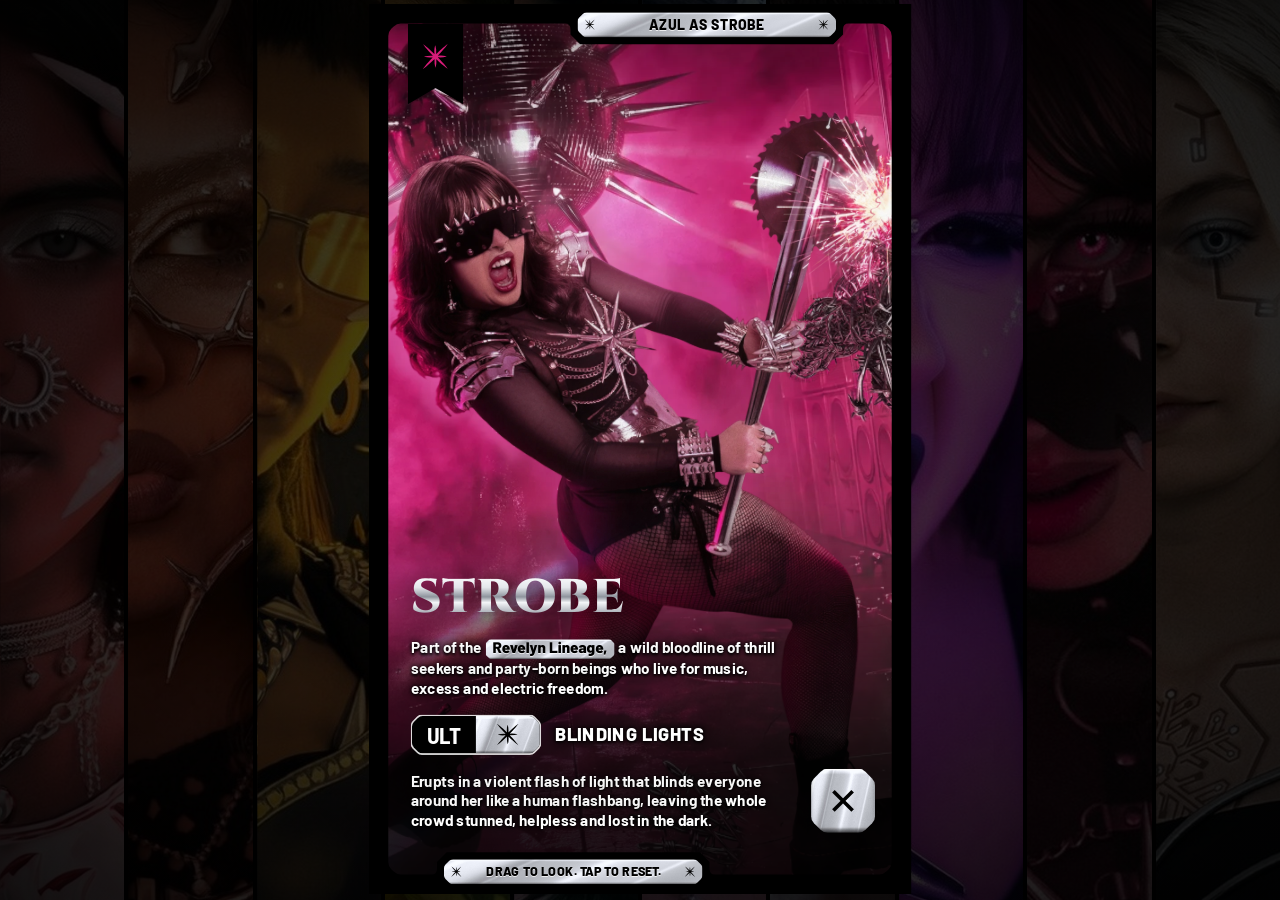
<file: 09/index.html>
<!doctype html>
<html lang="en"><head><meta charset="utf-8">
<meta name="viewport" content="width=device-width,initial-scale=1,maximum-scale=1,user-scalable=no,viewport-fit=cover">
<meta name="theme-color" content="#000000">
<title>Strobe | The Shattered Dominion AR</title><meta name="description" content="Step into Strobe's realm. Azul as Strobe, The Shattered Dominion by MindOfDerby.">
<base href="../">
<link rel="icon" sizes="192x192" type="image/jpeg" href="https://static.wixstatic.com/media/04fb3c_0477b7cfbd684224b1bcdcc46684a7ea%7Emv2.jpg/v1/fill/w_192%2Ch_192%2Clg_1%2Cusm_0.66_1.00_0.01/04fb3c_0477b7cfbd684224b1bcdcc46684a7ea%7Emv2.jpg"><link rel="shortcut icon" type="image/jpeg" href="https://static.wixstatic.com/media/04fb3c_0477b7cfbd684224b1bcdcc46684a7ea%7Emv2.jpg/v1/fill/w_32%2Ch_32%2Clg_1%2Cusm_0.66_1.00_0.01/04fb3c_0477b7cfbd684224b1bcdcc46684a7ea%7Emv2.jpg"><link rel="apple-touch-icon" href="https://static.wixstatic.com/media/04fb3c_0477b7cfbd684224b1bcdcc46684a7ea%7Emv2.jpg/v1/fill/w_180%2Ch_180%2Clg_1%2Cusm_0.66_1.00_0.01/04fb3c_0477b7cfbd684224b1bcdcc46684a7ea%7Emv2.jpg">
<meta property="og:type" content="website"><meta property="og:site_name" content="The Shattered Dominion by MindOfDerby">
<meta property="og:title" content="Strobe | The Shattered Dominion AR"><meta property="og:description" content="Step into Strobe's realm. Azul as Strobe, The Shattered Dominion by MindOfDerby.">
<meta property="og:url" content="https://mindofderby.github.io/dominion-ar/09/">
<meta property="og:image" content="https://mindofderby.github.io/dominion-ar/og/09.jpg"><meta property="og:image:width" content="1200"><meta property="og:image:height" content="630">
<meta name="twitter:card" content="summary_large_image"><meta name="twitter:image" content="https://mindofderby.github.io/dominion-ar/og/09.jpg">
<meta name="apple-mobile-web-app-status-bar-style" content="black"><style>html{background:#000}</style>
<link rel="preconnect" href="https://fonts.googleapis.com"><link rel="preconnect" href="https://fonts.gstatic.com" crossorigin><link rel="stylesheet" href="https://fonts.googleapis.com/css2?family=Barlow:wght@400;500;700;800&family=Barlow+Semi+Condensed:wght@700&family=Cinzel:wght@900&display=swap">
<link rel="stylesheet" href="app.css?v=94987989">
<!--protect--><style>img,video,picture,canvas{-webkit-user-drag:none;user-drag:none;-webkit-touch-callout:none;-webkit-user-select:none;user-select:none}</style><script>(function(){function hit(t){if(!t||!t.closest)return false;if(t.closest('img,video,picture,canvas,svg'))return true;try{return getComputedStyle(t).backgroundImage!=='none'}catch(e){return false}}document.addEventListener('contextmenu',function(e){if(hit(e.target))e.preventDefault()},true);document.addEventListener('dragstart',function(e){if(hit(e.target))e.preventDefault()},true);document.addEventListener('keydown',function(e){var k=(e.key||'').toLowerCase();if((e.ctrlKey||e.metaKey)&&(k==='s'||k==='u'))e.preventDefault()},true);})();</script></head><body class="mode-fill">
<div id="stage"><div style="width: 390px; height: 844px; position: relative; overflow: hidden; background: #000000; font-family: 'Barlow', sans-serif">
  
  <div style="position: absolute; left: 0; top: 0; width: 390px; height: 100%; background: linear-gradient(to bottom, rgba(0,0,0,0.35) 0%, rgba(0,0,0,0) 16%, rgba(0,0,0,0) 56%, rgba(0,0,0,0.82) 86%, rgba(0,0,0,0.9) 100%); pointer-events: none"></div>
  <div style="position: absolute; left: 150px; top: 6px; width: 186px; height: 18px; clip-path: path('M6.60 0 L179.40 0 Q181.00 0 182.13 1.13 L184.87 3.87 Q186.00 5.00 186.00 6.60 L186.00 11.40 Q186.00 13.00 184.87 14.13 L182.13 16.87 Q181.00 18.00 179.40 18.00 L6.60 18.00 Q5.00 18.00 3.87 16.87 L1.13 14.13 Q0 13.00 0 11.40 L0 6.60 Q0 5.00 1.13 3.87 L3.87 1.13 Q5.00 0 6.60 0 Z'); background: url(assets/plate-h.jpg) center / 100% 100% no-repeat; display: flex; align-items: center; justify-content: center">
    <img alt="" aria-hidden="true" src="assets/icons/S09.svg" style="position: absolute; left: 4px; top: 4.25px; width: 10px; height: 9.5px; display: block; filter: brightness(0)">
    <img alt="" aria-hidden="true" src="assets/icons/S09.svg" style="position: absolute; right: 4px; top: 4.25px; width: 10px; height: 9.5px; display: block; filter: brightness(0)">
    <span style="font-family: 'Barlow', sans-serif; font-weight: 800; font-size: 10px; line-height: 1; letter-spacing: 0.04em; color: #000000; text-shadow: 0 0.6px 0 rgba(255,255,255,0.75); white-space: nowrap; translate: 0 -0.5px">AZUL AS STROBE</span>
  </div>
  <div style="position: absolute; left: 28px; top: 14px; width: 40px; height: 58px; background: #000000; clip-path: polygon(0 0, 100% 0, 100% 100%, 50% 80%, 0 100%); display: flex; justify-content: center">
    <img alt="" src="assets/icons/S09.svg" style="width: 26px; height: 24px; margin-top: 12px; display: block">
  </div>
  <div style="position: absolute; left: 30px; bottom: 46px; width: 268px; display: flex; flex-direction: column; gap: 12px">
    <h1 style="margin: 0; font-family: 'Cinzel', serif; font-weight: 900; font-size: 34px; line-height: 1; letter-spacing: 0.02em; text-transform: uppercase; filter: drop-shadow(0 3px 10px rgba(0,0,0,0.9)); background: linear-gradient(180deg, #FFFFFF 0%, #E4E7EB 28%, #8E949D 48%, #F3F5F7 60%, #A9AEB6 82%, #FFFFFF 100%); -webkit-background-clip: text; background-clip: text; color: transparent">Strobe</h1>
    <p style="margin: 0; font-family: 'Barlow', sans-serif; font-weight: 700; font-size: 11px; line-height: 14px; color: #FFFFFF; text-shadow: 0 0 3px #000, 0 0 8px rgba(0,0,0,0.95), 0 1px 2px #000, 0 0 16px rgba(0,0,0,0.7)">Part of the <span style="background: url(assets/plate-h.jpg) center / 100% 100% no-repeat; color: #000000; font-weight: 800; text-shadow: 0 0.6px 0 rgba(255,255,255,0.75); -webkit-font-smoothing: antialiased; text-rendering: geometricPrecision; display: inline-block; line-height: 1.3; clip-path: polygon(0.00px 3.90px, 0.04px 3.47px, 0.16px 3.07px, 0.36px 2.70px, 0.64px 2.36px, 2.36px 0.64px, 2.70px 0.36px, 3.07px 0.16px, 3.47px 0.04px, 3.90px 0.00px, calc(100% - 3.90px) 0.00px, calc(100% - 3.47px) 0.04px, calc(100% - 3.07px) 0.16px, calc(100% - 2.70px) 0.36px, calc(100% - 2.36px) 0.64px, calc(100% - 0.64px) 2.36px, calc(100% - 0.36px) 2.70px, calc(100% - 0.16px) 3.07px, calc(100% - 0.04px) 3.47px, calc(100% - 0.00px) 3.90px, calc(100% - 0.00px) calc(100% - 3.90px), calc(100% - 0.04px) calc(100% - 3.47px), calc(100% - 0.16px) calc(100% - 3.07px), calc(100% - 0.36px) calc(100% - 2.70px), calc(100% - 0.64px) calc(100% - 2.36px), calc(100% - 2.36px) calc(100% - 0.64px), calc(100% - 2.70px) calc(100% - 0.36px), calc(100% - 3.07px) calc(100% - 0.16px), calc(100% - 3.47px) calc(100% - 0.04px), calc(100% - 3.90px) calc(100% - 0.00px), 3.90px calc(100% - 0.00px), 3.47px calc(100% - 0.04px), 3.07px calc(100% - 0.16px), 2.70px calc(100% - 0.36px), 2.36px calc(100% - 0.64px), 0.64px calc(100% - 2.36px), 0.36px calc(100% - 2.70px), 0.16px calc(100% - 3.07px), 0.04px calc(100% - 3.47px), 0.00px calc(100% - 3.90px)); padding: 0 5px; margin: 0 1px">Revelyn Lineage,</span> a wild bloodline of thrill seekers and party-born beings who live for music, excess and electric freedom.</p>
    <div style="display: flex; flex-direction: row; align-items: center; gap: 10px">
      <div style="flex: none; padding: 1px; background: rgba(255,255,255,0.85); clip-path: path('M 1.41 4.70 L 4.70 1.41 Q 6.11 0.00 8.11 0.00 L 85.89 0.00 Q 87.89 0.00 89.30 1.41 L 92.59 4.70 Q 94.00 6.11 94.00 8.11 L 94.00 20.89 Q 94.00 22.89 92.59 24.30 L 89.30 27.59 Q 87.89 29.00 85.89 29.00 L 8.11 29.00 Q 6.11 29.00 4.70 27.59 L 1.41 24.30 Q 0.00 22.89 0.00 20.89 L 0.00 8.11 Q 0.00 6.11 1.41 4.70 Z')"><div style="display: flex; flex-direction: row; align-items: stretch; width: 92px; height: 27px; overflow: hidden; background: #000000; clip-path: path('M 1.41 4.29 L 4.29 1.41 Q 5.70 0.00 7.70 0.00 L 84.30 0.00 Q 86.30 0.00 87.71 1.41 L 90.59 4.29 Q 92.00 5.70 92.00 7.70 L 92.00 19.30 Q 92.00 21.30 90.59 22.71 L 87.71 25.59 Q 86.30 27.00 84.30 27.00 L 7.70 27.00 Q 5.70 27.00 4.29 25.59 L 1.41 22.71 Q 0.00 21.30 0.00 19.30 L 0.00 7.70 Q 0.00 5.70 1.41 4.29 Z')">
        <span style="width: 46px; text-align: center; font-family: 'Barlow Semi Condensed', sans-serif; font-weight: 700; font-size: 16.5px; line-height: 27px; color: #FFFFFF">ULT</span>
        <div style="width: 46px; background: url(assets/plate-h.jpg) center / 100% 100% no-repeat; display: flex; align-items: center; justify-content: center">
          <img alt="" src="assets/icons/S09.svg" style="width: 22px; height: 21px; display: block; filter: brightness(0)">
        </div>
      </div></div>
      <span style="font-family: 'Barlow', sans-serif; font-weight: 800; font-size: 13px; line-height: 1.1; letter-spacing: 0.04em; text-transform: uppercase; color: #FFFFFF; text-shadow: 0 0 3px #000, 0 0 8px rgba(0,0,0,0.95), 0 1px 2px #000, 0 0 16px rgba(0,0,0,0.7)">Blinding Lights</span>
    </div>
    <p style="margin: 0; font-family: 'Barlow', sans-serif; font-weight: 700; font-size: 11px; line-height: 14px; color: #FFFFFF; text-shadow: 0 0 3px #000, 0 0 8px rgba(0,0,0,0.95), 0 1px 2px #000, 0 0 16px rgba(0,0,0,0.7)">Erupts in a violent flash of light that blinds everyone around her like a human flashbang, leaving the whole crowd stunned, helpless and lost in the dark.</p>
  </div>
  <button type="button" aria-label="Close and scan another page" onclick="location.href='./'" style="position: absolute; right: 26px; bottom: 44px; width: 46px; height: 46px; padding: 0; border: 0; cursor: pointer; background: url(assets/plate-h.jpg) center / 100% 100% no-repeat; box-shadow: inset 0 1px 0 rgba(255,255,255,0.9), inset 0 -2px 3px rgba(0,0,0,0.35); clip-path: path('M6.88 2.12 Q9.00 0.00 12.00 0.00 L34.00 0.00 Q37.00 0.00 39.12 2.12 L43.88 6.88 Q46.00 9.00 46.00 12.00 L46.00 34.00 Q46.00 37.00 43.88 39.12 L39.12 43.88 Q37.00 46.00 34.00 46.00 L12.00 46.00 Q9.00 46.00 6.88 43.88 L2.12 39.12 Q0.00 37.00 0.00 34.00 L0.00 12.00 Q0.00 9.00 2.12 6.88 Z'); display: flex; align-items: center; justify-content: center">
    <svg width="18" height="18" viewBox="0 0 18 18" fill="none" stroke="#000000" stroke-width="2.6" stroke-linecap="square" aria-hidden="true"><path d="M3 3l12 12M15 3L3 15"></path></svg>
  </button>
  <div style="position: absolute; left: 54px; bottom: 7px; width: 186px; height: 18px; clip-path: path('M6.60 0 L179.40 0 Q181.00 0 182.13 1.13 L184.87 3.87 Q186.00 5.00 186.00 6.60 L186.00 11.40 Q186.00 13.00 184.87 14.13 L182.13 16.87 Q181.00 18.00 179.40 18.00 L6.60 18.00 Q5.00 18.00 3.87 16.87 L1.13 14.13 Q0 13.00 0 11.40 L0 6.60 Q0 5.00 1.13 3.87 L3.87 1.13 Q5.00 0 6.60 0 Z'); background: url(assets/plate-h.jpg) center / 100% 100% no-repeat; display: flex; align-items: center; justify-content: center">
    <img alt="" aria-hidden="true" src="assets/icons/S09.svg" style="position: absolute; left: 4px; top: 4.25px; width: 10px; height: 9.5px; display: block; filter: brightness(0)">
    <img alt="" aria-hidden="true" src="assets/icons/S09.svg" style="position: absolute; right: 4px; top: 4.25px; width: 10px; height: 9.5px; display: block; filter: brightness(0)">
    <span style="font-family: 'Barlow', sans-serif; font-weight: 800; font-size: 9px; line-height: 1; letter-spacing: 0.01em; color: #000000; text-shadow: 0 0.6px 0 rgba(255,255,255,0.75); white-space: nowrap; translate: 0 -0.9px">DRAG TO LOOK. TAP TO RESET.</span>
  </div>
</div>
</div>
<canvas id="world"></canvas><div id="gate"><div class="bar"><i></i></div></div>
<script type="importmap">{"imports":{"three":"./lib/three.module.min.js"}}</script>
<script type="module">window.REALM={"id": "09", "color": "#D81B79", "cx": 0.509, "layers": [{"role": "background", "src": "plate.webp?v=2"}, {"role": "floor", "src": "floor.webp"}, {"role": "creature", "src": "creature.webp"}, {"role": "character", "src": "char.webp"}, {"role": "fx", "src": "fx1.webp"}, {"role": "fx", "src": "fx2.webp"}, {"role": "fx", "src": "fx3.webp"}, {"role": "fx", "src": "fx4.webp"}]};
import * as THREE from 'three';
const R = window.REALM, base = 'k/' + R.id + '/';
const cvs = document.getElementById('world');
const gate = document.getElementById('gate'), bar = gate.querySelector('i');
const renderer = new THREE.WebGLRenderer({ canvas: cvs, antialias: true });
renderer.setPixelRatio(Math.min(window.devicePixelRatio || 1, +new URLSearchParams(location.search).get('pr') || 2));
renderer.outputColorSpace = THREE.SRGBColorSpace;
const scene = new THREE.Scene();
scene.background = new THREE.Color(0x000000);
const DIST = 5, FOV = 40;
const cam = new THREE.PerspectiveCamera(FOV, 1, 0.1, 100);
const DEPTH = { background: -2.6, floor: 0, character: 0, snake: -0.22, creature: -0.35 };
const loader = new THREE.TextureLoader();
const meshes = [];
let loaded = 0, fxi = 0;
const total = R.layers.length;
function done() {
  loaded++; bar.style.width = (100 * loaded / total) + '%';
  if (loaded === total) setTimeout(() => { gate.classList.add('done'); t0 = performance.now(); }, 150);
}
R.layers.forEach((L, i) => {
  const tex = loader.load(base + L.src, done, undefined, done);
  tex.colorSpace = THREE.SRGBColorSpace;
  tex.anisotropy = renderer.capabilities.getMaxAnisotropy();
  const isFx = L.role === 'fx';
  const mat = new THREE.MeshBasicMaterial({ map: tex, transparent: L.role !== 'background', depthWrite: false, depthTest: false, opacity: isFx ? 0 : 1 });
  const mesh = new THREE.Mesh(new THREE.PlaneGeometry(1, 1), mat);
  const z = isFx ? 0.55 + 0.2 * (fxi % 3) : (DEPTH[L.role] ?? 0);
  mesh.position.z = z; mesh.renderOrder = i;
  mesh.userData = { role: L.role, z, ph: (fxi++) * 1.7 + i * 0.37, fx: isFx };
  scene.add(mesh); meshes.push(mesh);
});
let S = 1, shiftX = 0, W0 = 1;
function resize() {
  const w = cvs.clientWidth || innerWidth, h = cvs.clientHeight || innerHeight;
  renderer.setSize(w, h, false);
  cam.aspect = w / h; cam.updateProjectionMatrix();
  const h0 = 2 * DIST * Math.tan(THREE.MathUtils.degToRad(FOV / 2));
  const w0 = h0 * cam.aspect;
  S = Math.max(h0 * 1.04, Math.min(w0 * 1.04, h0 * 1.25)); W0 = w0;
  const room = Math.max(0, (S - w0) / 2 - 0.35);
  shiftX = THREE.MathUtils.clamp(-(R.cx - 0.5) * S, -room, room);
  layout(0);
}
function layout(t) {
  for (const m of meshes) {
    const u = m.userData, k = (DIST - u.z) / DIST;
    let s = S * k * (u.role === 'background' ? 1.06 : 1);
    if (u.role === 'background') s = Math.max(s, W0 * 1.2 * k);
    let x = shiftX * k;
    if (u.fx) {
      s *= 1 + 0.025 * Math.sin(t * 0.35 + u.ph);
      x += Math.sin(t * 0.12 + u.ph) * 0.06 * S;
      m.material.opacity = Math.max(0, 0.2 + 0.16 * Math.sin(t * 0.55 + u.ph)) * Math.min(1, t / 2.5);
    }
    m.scale.set(s, s, 1); m.position.x = x;
  }
}
addEventListener('resize', resize); addEventListener('stagefit', resize); resize();

// input
let yaw = 0, pitch = 0, tYaw = 0, tPitch = 0, drag = null, moved = 0;
let gy = null, gBase = null, asked = false;
function onOri(e) {
  if (e.beta == null) return;
  const v = { b: e.beta, g: e.gamma };
  if (!gBase) gBase = v;
  gy = { x: THREE.MathUtils.clamp((v.g - gBase.g) / 25, -1, 1), y: THREE.MathUtils.clamp((v.b - gBase.b) / 25, -1, 1) };
}
function askGyro() {
  if (asked) return; asked = true;
  const D = window.DeviceOrientationEvent;
  if (D && typeof D.requestPermission === 'function') {
    D.requestPermission().then(r => { if (r === 'granted') addEventListener('deviceorientation', onOri); }).catch(() => {});
  } else if (D) addEventListener('deviceorientation', onOri);
}
if (window.DeviceOrientationEvent && typeof DeviceOrientationEvent.requestPermission !== 'function') askGyro();
addEventListener('pointerdown', e => {
  if (e.target.closest('button')) return;
  drag = { x: e.clientX, y: e.clientY, yaw: tYaw, pitch: tPitch }; moved = 0;
});
addEventListener('pointermove', e => {
  if (!drag) return;
  const dx = e.clientX - drag.x, dy = e.clientY - drag.y;
  moved = Math.max(moved, Math.abs(dx) + Math.abs(dy));
  tYaw = THREE.MathUtils.clamp(drag.yaw - dx / innerWidth * 2.2, -1, 1);
  tPitch = THREE.MathUtils.clamp(drag.pitch - dy / innerHeight * 2.2, -1, 1);
});
addEventListener('pointerup', e => {
  if (!drag) return;
  if (moved < 8) { tYaw = 0; tPitch = 0; gBase = null; askGyro(); }
  drag = null;
});
let t0 = performance.now();
renderer.setAnimationLoop(now => {
  const t = (now - t0) / 1000;
  const gx = gy ? gy.x : 0, gyy = gy ? gy.y : 0;
  yaw += (THREE.MathUtils.clamp(tYaw + gx, -1.2, 1.2) - yaw) * 0.08;
  pitch += (THREE.MathUtils.clamp(tPitch + gyy, -1.2, 1.2) - pitch) * 0.08;
  const intro = Math.min(1, t / 1.8), ease = 1 - Math.pow(1 - intro, 3);
  const sway = Math.sin(t * 0.25) * 0.06;
  cam.position.set(yaw * 0.55 + sway, -pitch * 0.2 + Math.sin(t * 0.18) * 0.03, DIST + (1 - ease) * 1.4);
  cam.lookAt(0, 0, -1.2);
  layout(t);
  renderer.render(scene, cam);
  window.__dbg = { yaw, pitch, tYaw, t, S, cz: cam.position.z };
});
</script>
<script src="stage.js?v=6a660786"></script>
</body></html>
</file>
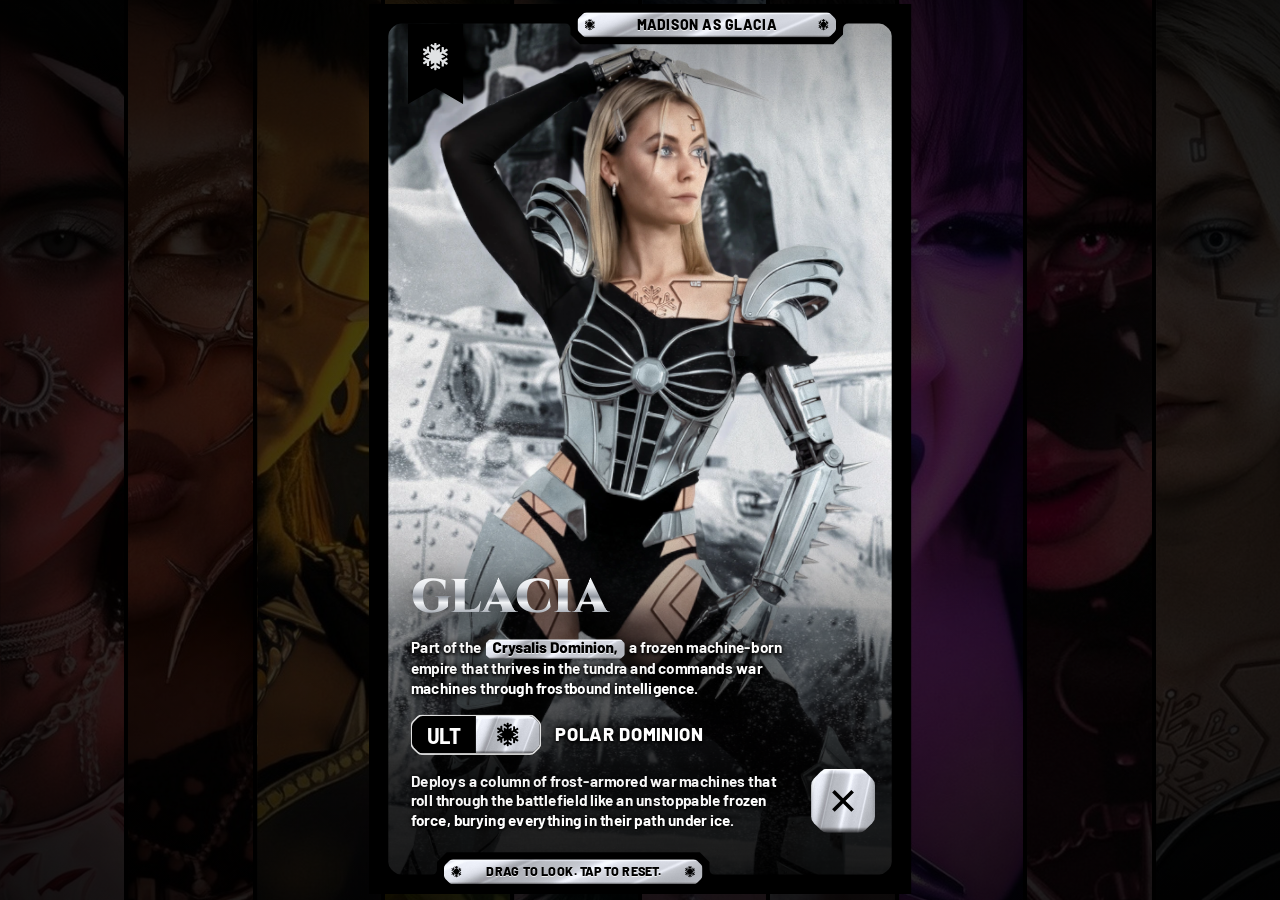
<file: 10/index.html>
<!doctype html>
<html lang="en"><head><meta charset="utf-8">
<meta name="viewport" content="width=device-width,initial-scale=1,maximum-scale=1,user-scalable=no,viewport-fit=cover">
<meta name="theme-color" content="#000000">
<title>Glacia | The Shattered Dominion AR</title><meta name="description" content="Step into Glacia's realm. Madison as Glacia, The Shattered Dominion by MindOfDerby.">
<base href="../">
<link rel="icon" sizes="192x192" type="image/jpeg" href="https://static.wixstatic.com/media/04fb3c_0477b7cfbd684224b1bcdcc46684a7ea%7Emv2.jpg/v1/fill/w_192%2Ch_192%2Clg_1%2Cusm_0.66_1.00_0.01/04fb3c_0477b7cfbd684224b1bcdcc46684a7ea%7Emv2.jpg"><link rel="shortcut icon" type="image/jpeg" href="https://static.wixstatic.com/media/04fb3c_0477b7cfbd684224b1bcdcc46684a7ea%7Emv2.jpg/v1/fill/w_32%2Ch_32%2Clg_1%2Cusm_0.66_1.00_0.01/04fb3c_0477b7cfbd684224b1bcdcc46684a7ea%7Emv2.jpg"><link rel="apple-touch-icon" href="https://static.wixstatic.com/media/04fb3c_0477b7cfbd684224b1bcdcc46684a7ea%7Emv2.jpg/v1/fill/w_180%2Ch_180%2Clg_1%2Cusm_0.66_1.00_0.01/04fb3c_0477b7cfbd684224b1bcdcc46684a7ea%7Emv2.jpg">
<meta property="og:type" content="website"><meta property="og:site_name" content="The Shattered Dominion by MindOfDerby">
<meta property="og:title" content="Glacia | The Shattered Dominion AR"><meta property="og:description" content="Step into Glacia's realm. Madison as Glacia, The Shattered Dominion by MindOfDerby.">
<meta property="og:url" content="https://mindofderby.github.io/dominion-ar/10/">
<meta property="og:image" content="https://mindofderby.github.io/dominion-ar/og/10.jpg"><meta property="og:image:width" content="1200"><meta property="og:image:height" content="630">
<meta name="twitter:card" content="summary_large_image"><meta name="twitter:image" content="https://mindofderby.github.io/dominion-ar/og/10.jpg">
<meta name="apple-mobile-web-app-status-bar-style" content="black"><style>html{background:#000}</style>
<link rel="preconnect" href="https://fonts.googleapis.com"><link rel="preconnect" href="https://fonts.gstatic.com" crossorigin><link rel="stylesheet" href="https://fonts.googleapis.com/css2?family=Barlow:wght@400;500;700;800&family=Barlow+Semi+Condensed:wght@700&family=Cinzel:wght@900&display=swap">
<link rel="stylesheet" href="app.css?v=94987989">
<!--protect--><style>img,video,picture,canvas{-webkit-user-drag:none;user-drag:none;-webkit-touch-callout:none;-webkit-user-select:none;user-select:none}</style><script>(function(){function hit(t){if(!t||!t.closest)return false;if(t.closest('img,video,picture,canvas,svg'))return true;try{return getComputedStyle(t).backgroundImage!=='none'}catch(e){return false}}document.addEventListener('contextmenu',function(e){if(hit(e.target))e.preventDefault()},true);document.addEventListener('dragstart',function(e){if(hit(e.target))e.preventDefault()},true);document.addEventListener('keydown',function(e){var k=(e.key||'').toLowerCase();if((e.ctrlKey||e.metaKey)&&(k==='s'||k==='u'))e.preventDefault()},true);})();</script></head><body class="mode-fill">
<div id="stage"><div style="width: 390px; height: 844px; position: relative; overflow: hidden; background: #000000; font-family: 'Barlow', sans-serif">
  
  <div style="position: absolute; left: 0; top: 0; width: 390px; height: 100%; background: linear-gradient(to bottom, rgba(0,0,0,0.35) 0%, rgba(0,0,0,0) 16%, rgba(0,0,0,0) 56%, rgba(0,0,0,0.82) 86%, rgba(0,0,0,0.9) 100%); pointer-events: none"></div>
  <div style="position: absolute; left: 150px; top: 6px; width: 186px; height: 18px; clip-path: path('M6.60 0 L179.40 0 Q181.00 0 182.13 1.13 L184.87 3.87 Q186.00 5.00 186.00 6.60 L186.00 11.40 Q186.00 13.00 184.87 14.13 L182.13 16.87 Q181.00 18.00 179.40 18.00 L6.60 18.00 Q5.00 18.00 3.87 16.87 L1.13 14.13 Q0 13.00 0 11.40 L0 6.60 Q0 5.00 1.13 3.87 L3.87 1.13 Q5.00 0 6.60 0 Z'); background: url(assets/plate-h.jpg) center / 100% 100% no-repeat; display: flex; align-items: center; justify-content: center">
    <img alt="" aria-hidden="true" src="assets/icons/S10.svg" style="position: absolute; left: 4px; top: 4.25px; width: 10px; height: 9.5px; display: block; filter: brightness(0)">
    <img alt="" aria-hidden="true" src="assets/icons/S10.svg" style="position: absolute; right: 4px; top: 4.25px; width: 10px; height: 9.5px; display: block; filter: brightness(0)">
    <span style="font-family: 'Barlow', sans-serif; font-weight: 800; font-size: 10px; line-height: 1; letter-spacing: 0.04em; color: #000000; text-shadow: 0 0.6px 0 rgba(255,255,255,0.75); white-space: nowrap; translate: 0 -0.5px">MADISON AS GLACIA</span>
  </div>
  <div style="position: absolute; left: 28px; top: 14px; width: 40px; height: 58px; background: #000000; clip-path: polygon(0 0, 100% 0, 100% 100%, 50% 80%, 0 100%); display: flex; justify-content: center">
    <img alt="" src="assets/icons/S10.svg" style="width: 26px; height: 24px; margin-top: 12px; display: block">
  </div>
  <div style="position: absolute; left: 30px; bottom: 46px; width: 268px; display: flex; flex-direction: column; gap: 12px">
    <h1 style="margin: 0; font-family: 'Cinzel', serif; font-weight: 900; font-size: 34px; line-height: 1; letter-spacing: 0.02em; text-transform: uppercase; filter: drop-shadow(0 3px 10px rgba(0,0,0,0.9)); background: linear-gradient(180deg, #FFFFFF 0%, #E4E7EB 28%, #8E949D 48%, #F3F5F7 60%, #A9AEB6 82%, #FFFFFF 100%); -webkit-background-clip: text; background-clip: text; color: transparent">Glacia</h1>
    <p style="margin: 0; font-family: 'Barlow', sans-serif; font-weight: 700; font-size: 11px; line-height: 14px; color: #FFFFFF; text-shadow: 0 0 3px #000, 0 0 8px rgba(0,0,0,0.95), 0 1px 2px #000, 0 0 16px rgba(0,0,0,0.7)">Part of the <span style="background: url(assets/plate-h.jpg) center / 100% 100% no-repeat; color: #000000; font-weight: 800; text-shadow: 0 0.6px 0 rgba(255,255,255,0.75); -webkit-font-smoothing: antialiased; text-rendering: geometricPrecision; display: inline-block; line-height: 1.3; clip-path: polygon(0.00px 3.90px, 0.04px 3.47px, 0.16px 3.07px, 0.36px 2.70px, 0.64px 2.36px, 2.36px 0.64px, 2.70px 0.36px, 3.07px 0.16px, 3.47px 0.04px, 3.90px 0.00px, calc(100% - 3.90px) 0.00px, calc(100% - 3.47px) 0.04px, calc(100% - 3.07px) 0.16px, calc(100% - 2.70px) 0.36px, calc(100% - 2.36px) 0.64px, calc(100% - 0.64px) 2.36px, calc(100% - 0.36px) 2.70px, calc(100% - 0.16px) 3.07px, calc(100% - 0.04px) 3.47px, calc(100% - 0.00px) 3.90px, calc(100% - 0.00px) calc(100% - 3.90px), calc(100% - 0.04px) calc(100% - 3.47px), calc(100% - 0.16px) calc(100% - 3.07px), calc(100% - 0.36px) calc(100% - 2.70px), calc(100% - 0.64px) calc(100% - 2.36px), calc(100% - 2.36px) calc(100% - 0.64px), calc(100% - 2.70px) calc(100% - 0.36px), calc(100% - 3.07px) calc(100% - 0.16px), calc(100% - 3.47px) calc(100% - 0.04px), calc(100% - 3.90px) calc(100% - 0.00px), 3.90px calc(100% - 0.00px), 3.47px calc(100% - 0.04px), 3.07px calc(100% - 0.16px), 2.70px calc(100% - 0.36px), 2.36px calc(100% - 0.64px), 0.64px calc(100% - 2.36px), 0.36px calc(100% - 2.70px), 0.16px calc(100% - 3.07px), 0.04px calc(100% - 3.47px), 0.00px calc(100% - 3.90px)); padding: 0 5px; margin: 0 1px">Crysalis Dominion,</span> a frozen machine-born empire that thrives in the tundra and commands war machines through frostbound intelligence.</p>
    <div style="display: flex; flex-direction: row; align-items: center; gap: 10px">
      <div style="flex: none; padding: 1px; background: rgba(255,255,255,0.85); clip-path: path('M 1.41 4.70 L 4.70 1.41 Q 6.11 0.00 8.11 0.00 L 85.89 0.00 Q 87.89 0.00 89.30 1.41 L 92.59 4.70 Q 94.00 6.11 94.00 8.11 L 94.00 20.89 Q 94.00 22.89 92.59 24.30 L 89.30 27.59 Q 87.89 29.00 85.89 29.00 L 8.11 29.00 Q 6.11 29.00 4.70 27.59 L 1.41 24.30 Q 0.00 22.89 0.00 20.89 L 0.00 8.11 Q 0.00 6.11 1.41 4.70 Z')"><div style="display: flex; flex-direction: row; align-items: stretch; width: 92px; height: 27px; overflow: hidden; background: #000000; clip-path: path('M 1.41 4.29 L 4.29 1.41 Q 5.70 0.00 7.70 0.00 L 84.30 0.00 Q 86.30 0.00 87.71 1.41 L 90.59 4.29 Q 92.00 5.70 92.00 7.70 L 92.00 19.30 Q 92.00 21.30 90.59 22.71 L 87.71 25.59 Q 86.30 27.00 84.30 27.00 L 7.70 27.00 Q 5.70 27.00 4.29 25.59 L 1.41 22.71 Q 0.00 21.30 0.00 19.30 L 0.00 7.70 Q 0.00 5.70 1.41 4.29 Z')">
        <span style="width: 46px; text-align: center; font-family: 'Barlow Semi Condensed', sans-serif; font-weight: 700; font-size: 16.5px; line-height: 27px; color: #FFFFFF">ULT</span>
        <div style="width: 46px; background: url(assets/plate-h.jpg) center / 100% 100% no-repeat; display: flex; align-items: center; justify-content: center">
          <img alt="" src="assets/icons/S10.svg" style="width: 22px; height: 21px; display: block; filter: brightness(0)">
        </div>
      </div></div>
      <span style="font-family: 'Barlow', sans-serif; font-weight: 800; font-size: 13px; line-height: 1.1; letter-spacing: 0.04em; text-transform: uppercase; color: #FFFFFF; text-shadow: 0 0 3px #000, 0 0 8px rgba(0,0,0,0.95), 0 1px 2px #000, 0 0 16px rgba(0,0,0,0.7)">Polar Dominion</span>
    </div>
    <p style="margin: 0; font-family: 'Barlow', sans-serif; font-weight: 700; font-size: 11px; line-height: 14px; color: #FFFFFF; text-shadow: 0 0 3px #000, 0 0 8px rgba(0,0,0,0.95), 0 1px 2px #000, 0 0 16px rgba(0,0,0,0.7)">Deploys a column of frost-armored war machines that roll through the battlefield like an unstoppable frozen force, burying everything in their path under ice.</p>
  </div>
  <button type="button" aria-label="Close and scan another page" onclick="location.href='./'" style="position: absolute; right: 26px; bottom: 44px; width: 46px; height: 46px; padding: 0; border: 0; cursor: pointer; background: url(assets/plate-h.jpg) center / 100% 100% no-repeat; box-shadow: inset 0 1px 0 rgba(255,255,255,0.9), inset 0 -2px 3px rgba(0,0,0,0.35); clip-path: path('M6.88 2.12 Q9.00 0.00 12.00 0.00 L34.00 0.00 Q37.00 0.00 39.12 2.12 L43.88 6.88 Q46.00 9.00 46.00 12.00 L46.00 34.00 Q46.00 37.00 43.88 39.12 L39.12 43.88 Q37.00 46.00 34.00 46.00 L12.00 46.00 Q9.00 46.00 6.88 43.88 L2.12 39.12 Q0.00 37.00 0.00 34.00 L0.00 12.00 Q0.00 9.00 2.12 6.88 Z'); display: flex; align-items: center; justify-content: center">
    <svg width="18" height="18" viewBox="0 0 18 18" fill="none" stroke="#000000" stroke-width="2.6" stroke-linecap="square" aria-hidden="true"><path d="M3 3l12 12M15 3L3 15"></path></svg>
  </button>
  <div style="position: absolute; left: 54px; bottom: 7px; width: 186px; height: 18px; clip-path: path('M6.60 0 L179.40 0 Q181.00 0 182.13 1.13 L184.87 3.87 Q186.00 5.00 186.00 6.60 L186.00 11.40 Q186.00 13.00 184.87 14.13 L182.13 16.87 Q181.00 18.00 179.40 18.00 L6.60 18.00 Q5.00 18.00 3.87 16.87 L1.13 14.13 Q0 13.00 0 11.40 L0 6.60 Q0 5.00 1.13 3.87 L3.87 1.13 Q5.00 0 6.60 0 Z'); background: url(assets/plate-h.jpg) center / 100% 100% no-repeat; display: flex; align-items: center; justify-content: center">
    <img alt="" aria-hidden="true" src="assets/icons/S10.svg" style="position: absolute; left: 4px; top: 4.25px; width: 10px; height: 9.5px; display: block; filter: brightness(0)">
    <img alt="" aria-hidden="true" src="assets/icons/S10.svg" style="position: absolute; right: 4px; top: 4.25px; width: 10px; height: 9.5px; display: block; filter: brightness(0)">
    <span style="font-family: 'Barlow', sans-serif; font-weight: 800; font-size: 9px; line-height: 1; letter-spacing: 0.01em; color: #000000; text-shadow: 0 0.6px 0 rgba(255,255,255,0.75); white-space: nowrap; translate: 0 -0.9px">DRAG TO LOOK. TAP TO RESET.</span>
  </div>
</div>
</div>
<canvas id="world"></canvas><div id="gate"><div class="bar"><i></i></div></div>
<script type="importmap">{"imports":{"three":"./lib/three.module.min.js"}}</script>
<script type="module">window.REALM={"id": "10", "color": "#E0E2E4", "cx": 0.493, "layers": [{"role": "background", "src": "plate.webp?v=2"}, {"role": "character", "src": "char.webp"}, {"role": "fx", "src": "fx1.webp"}]};
import * as THREE from 'three';
const R = window.REALM, base = 'k/' + R.id + '/';
const cvs = document.getElementById('world');
const gate = document.getElementById('gate'), bar = gate.querySelector('i');
const renderer = new THREE.WebGLRenderer({ canvas: cvs, antialias: true });
renderer.setPixelRatio(Math.min(window.devicePixelRatio || 1, +new URLSearchParams(location.search).get('pr') || 2));
renderer.outputColorSpace = THREE.SRGBColorSpace;
const scene = new THREE.Scene();
scene.background = new THREE.Color(0x000000);
const DIST = 5, FOV = 40;
const cam = new THREE.PerspectiveCamera(FOV, 1, 0.1, 100);
const DEPTH = { background: -2.6, floor: 0, character: 0, snake: -0.22, creature: -0.35 };
const loader = new THREE.TextureLoader();
const meshes = [];
let loaded = 0, fxi = 0;
const total = R.layers.length;
function done() {
  loaded++; bar.style.width = (100 * loaded / total) + '%';
  if (loaded === total) setTimeout(() => { gate.classList.add('done'); t0 = performance.now(); }, 150);
}
R.layers.forEach((L, i) => {
  const tex = loader.load(base + L.src, done, undefined, done);
  tex.colorSpace = THREE.SRGBColorSpace;
  tex.anisotropy = renderer.capabilities.getMaxAnisotropy();
  const isFx = L.role === 'fx';
  const mat = new THREE.MeshBasicMaterial({ map: tex, transparent: L.role !== 'background', depthWrite: false, depthTest: false, opacity: isFx ? 0 : 1 });
  const mesh = new THREE.Mesh(new THREE.PlaneGeometry(1, 1), mat);
  const z = isFx ? 0.55 + 0.2 * (fxi % 3) : (DEPTH[L.role] ?? 0);
  mesh.position.z = z; mesh.renderOrder = i;
  mesh.userData = { role: L.role, z, ph: (fxi++) * 1.7 + i * 0.37, fx: isFx };
  scene.add(mesh); meshes.push(mesh);
});
let S = 1, shiftX = 0, W0 = 1;
function resize() {
  const w = cvs.clientWidth || innerWidth, h = cvs.clientHeight || innerHeight;
  renderer.setSize(w, h, false);
  cam.aspect = w / h; cam.updateProjectionMatrix();
  const h0 = 2 * DIST * Math.tan(THREE.MathUtils.degToRad(FOV / 2));
  const w0 = h0 * cam.aspect;
  S = Math.max(h0 * 1.04, Math.min(w0 * 1.04, h0 * 1.25)); W0 = w0;
  const room = Math.max(0, (S - w0) / 2 - 0.35);
  shiftX = THREE.MathUtils.clamp(-(R.cx - 0.5) * S, -room, room);
  layout(0);
}
function layout(t) {
  for (const m of meshes) {
    const u = m.userData, k = (DIST - u.z) / DIST;
    let s = S * k * (u.role === 'background' ? 1.06 : 1);
    if (u.role === 'background') s = Math.max(s, W0 * 1.2 * k);
    let x = shiftX * k;
    if (u.fx) {
      s *= 1 + 0.025 * Math.sin(t * 0.35 + u.ph);
      x += Math.sin(t * 0.12 + u.ph) * 0.06 * S;
      m.material.opacity = Math.max(0, 0.2 + 0.16 * Math.sin(t * 0.55 + u.ph)) * Math.min(1, t / 2.5);
    }
    m.scale.set(s, s, 1); m.position.x = x;
  }
}
addEventListener('resize', resize); addEventListener('stagefit', resize); resize();

// input
let yaw = 0, pitch = 0, tYaw = 0, tPitch = 0, drag = null, moved = 0;
let gy = null, gBase = null, asked = false;
function onOri(e) {
  if (e.beta == null) return;
  const v = { b: e.beta, g: e.gamma };
  if (!gBase) gBase = v;
  gy = { x: THREE.MathUtils.clamp((v.g - gBase.g) / 25, -1, 1), y: THREE.MathUtils.clamp((v.b - gBase.b) / 25, -1, 1) };
}
function askGyro() {
  if (asked) return; asked = true;
  const D = window.DeviceOrientationEvent;
  if (D && typeof D.requestPermission === 'function') {
    D.requestPermission().then(r => { if (r === 'granted') addEventListener('deviceorientation', onOri); }).catch(() => {});
  } else if (D) addEventListener('deviceorientation', onOri);
}
if (window.DeviceOrientationEvent && typeof DeviceOrientationEvent.requestPermission !== 'function') askGyro();
addEventListener('pointerdown', e => {
  if (e.target.closest('button')) return;
  drag = { x: e.clientX, y: e.clientY, yaw: tYaw, pitch: tPitch }; moved = 0;
});
addEventListener('pointermove', e => {
  if (!drag) return;
  const dx = e.clientX - drag.x, dy = e.clientY - drag.y;
  moved = Math.max(moved, Math.abs(dx) + Math.abs(dy));
  tYaw = THREE.MathUtils.clamp(drag.yaw - dx / innerWidth * 2.2, -1, 1);
  tPitch = THREE.MathUtils.clamp(drag.pitch - dy / innerHeight * 2.2, -1, 1);
});
addEventListener('pointerup', e => {
  if (!drag) return;
  if (moved < 8) { tYaw = 0; tPitch = 0; gBase = null; askGyro(); }
  drag = null;
});
let t0 = performance.now();
renderer.setAnimationLoop(now => {
  const t = (now - t0) / 1000;
  const gx = gy ? gy.x : 0, gyy = gy ? gy.y : 0;
  yaw += (THREE.MathUtils.clamp(tYaw + gx, -1.2, 1.2) - yaw) * 0.08;
  pitch += (THREE.MathUtils.clamp(tPitch + gyy, -1.2, 1.2) - pitch) * 0.08;
  const intro = Math.min(1, t / 1.8), ease = 1 - Math.pow(1 - intro, 3);
  const sway = Math.sin(t * 0.25) * 0.06;
  cam.position.set(yaw * 0.55 + sway, -pitch * 0.2 + Math.sin(t * 0.18) * 0.03, DIST + (1 - ease) * 1.4);
  cam.lookAt(0, 0, -1.2);
  layout(t);
  renderer.render(scene, cam);
  window.__dbg = { yaw, pitch, tYaw, t, S, cz: cam.position.z };
});
</script>
<script src="stage.js?v=6a660786"></script>
</body></html>
</file>
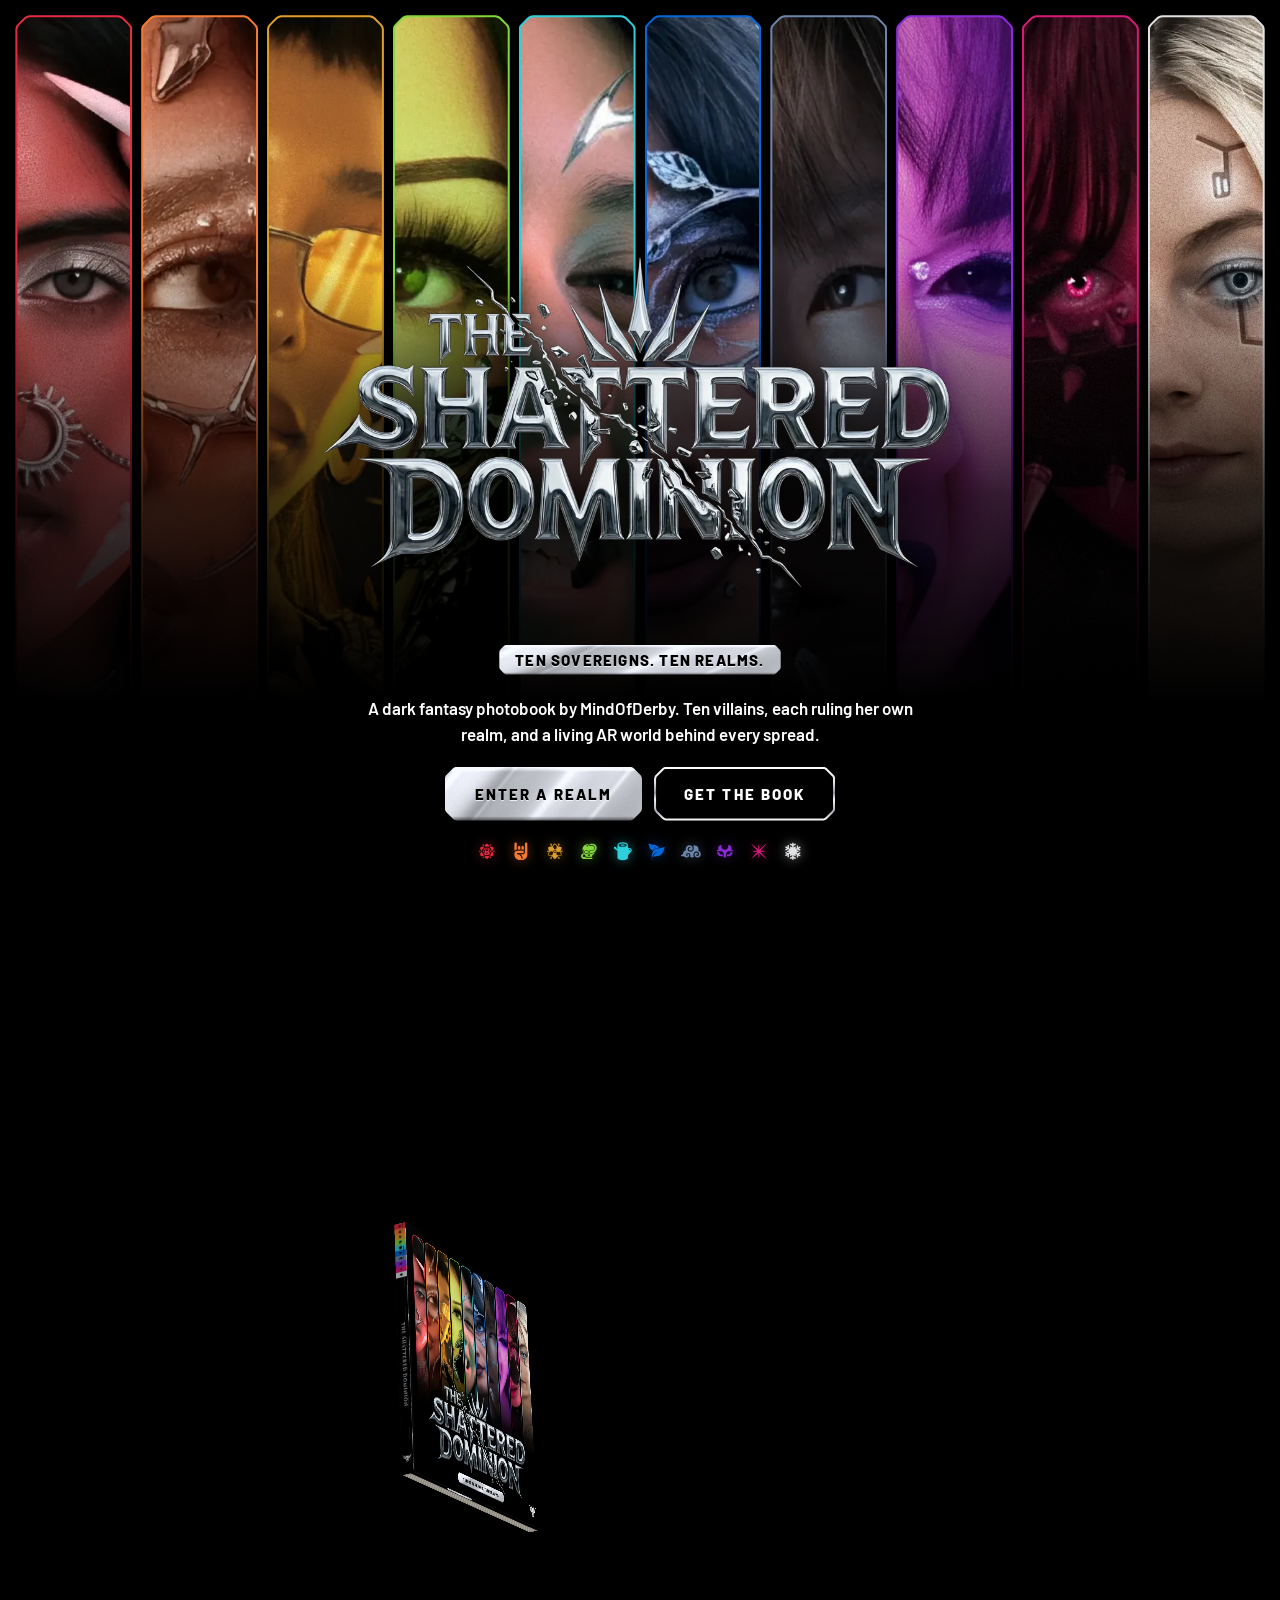
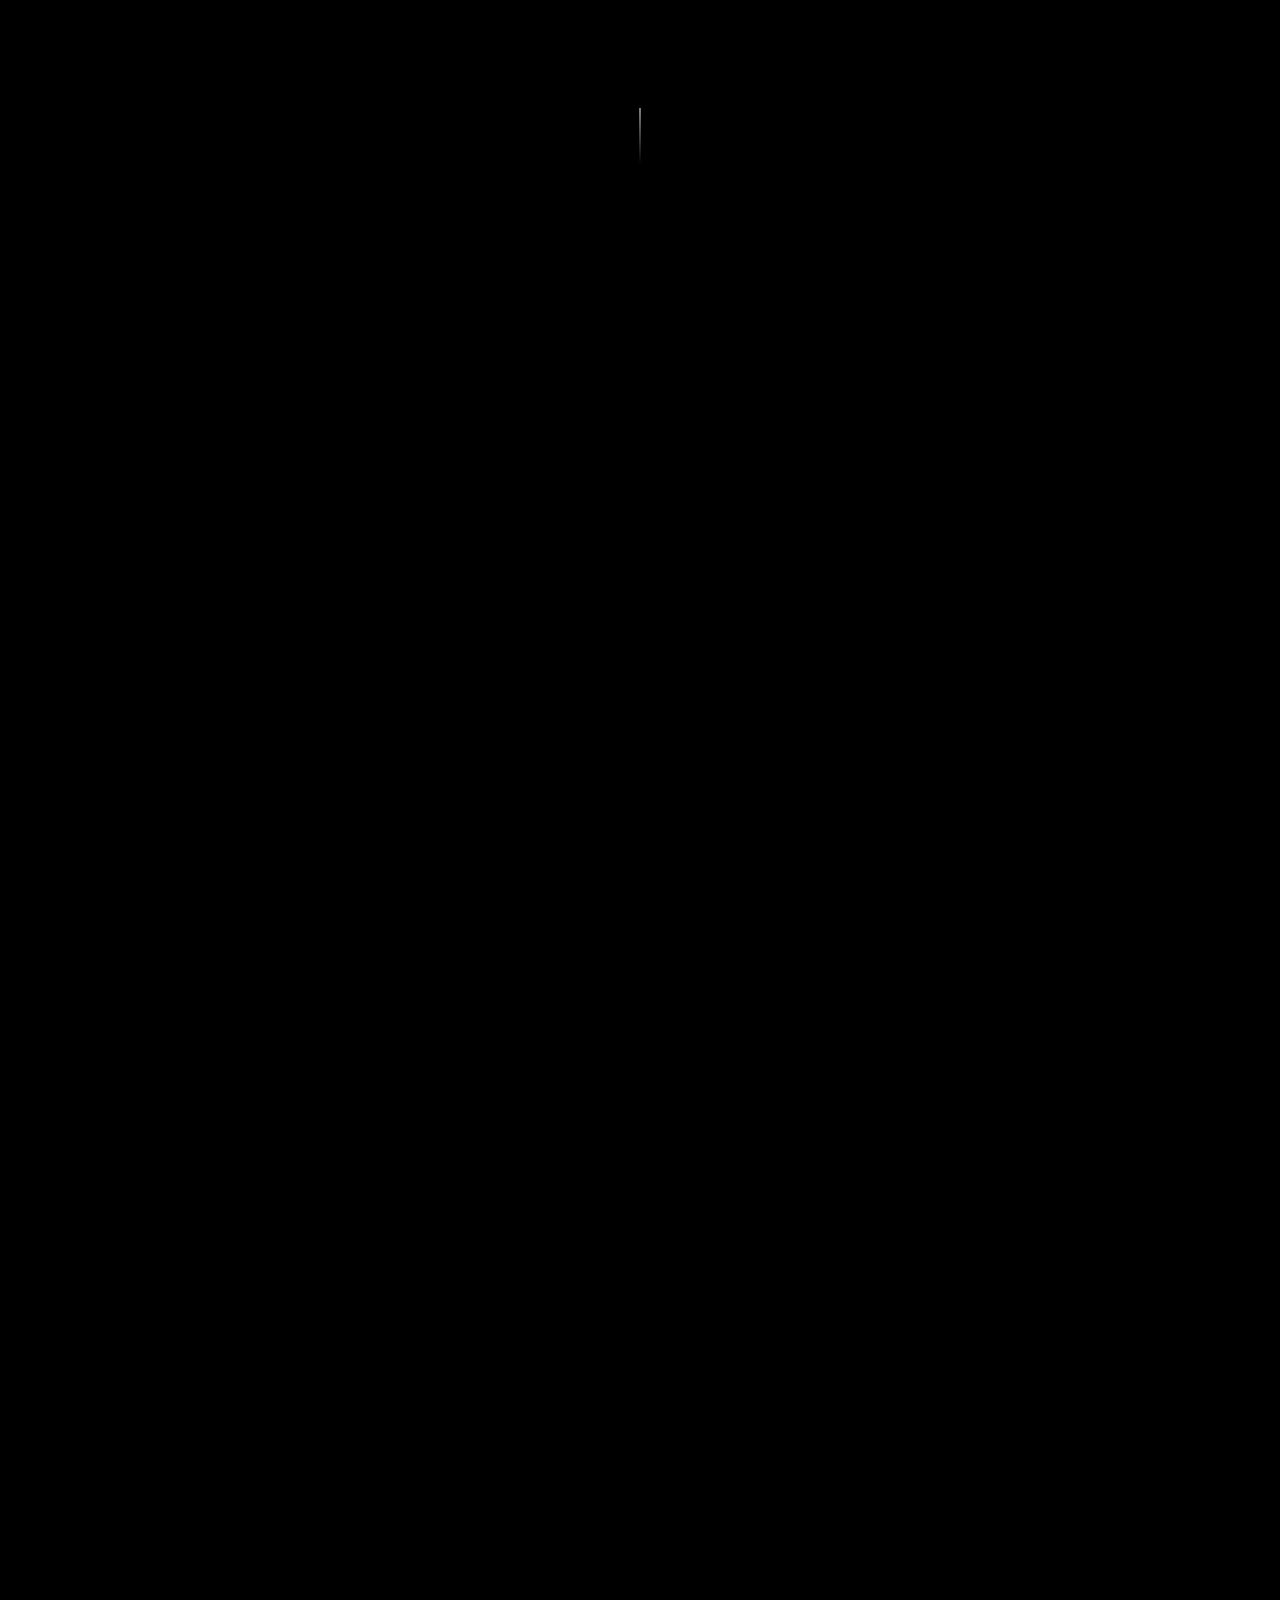
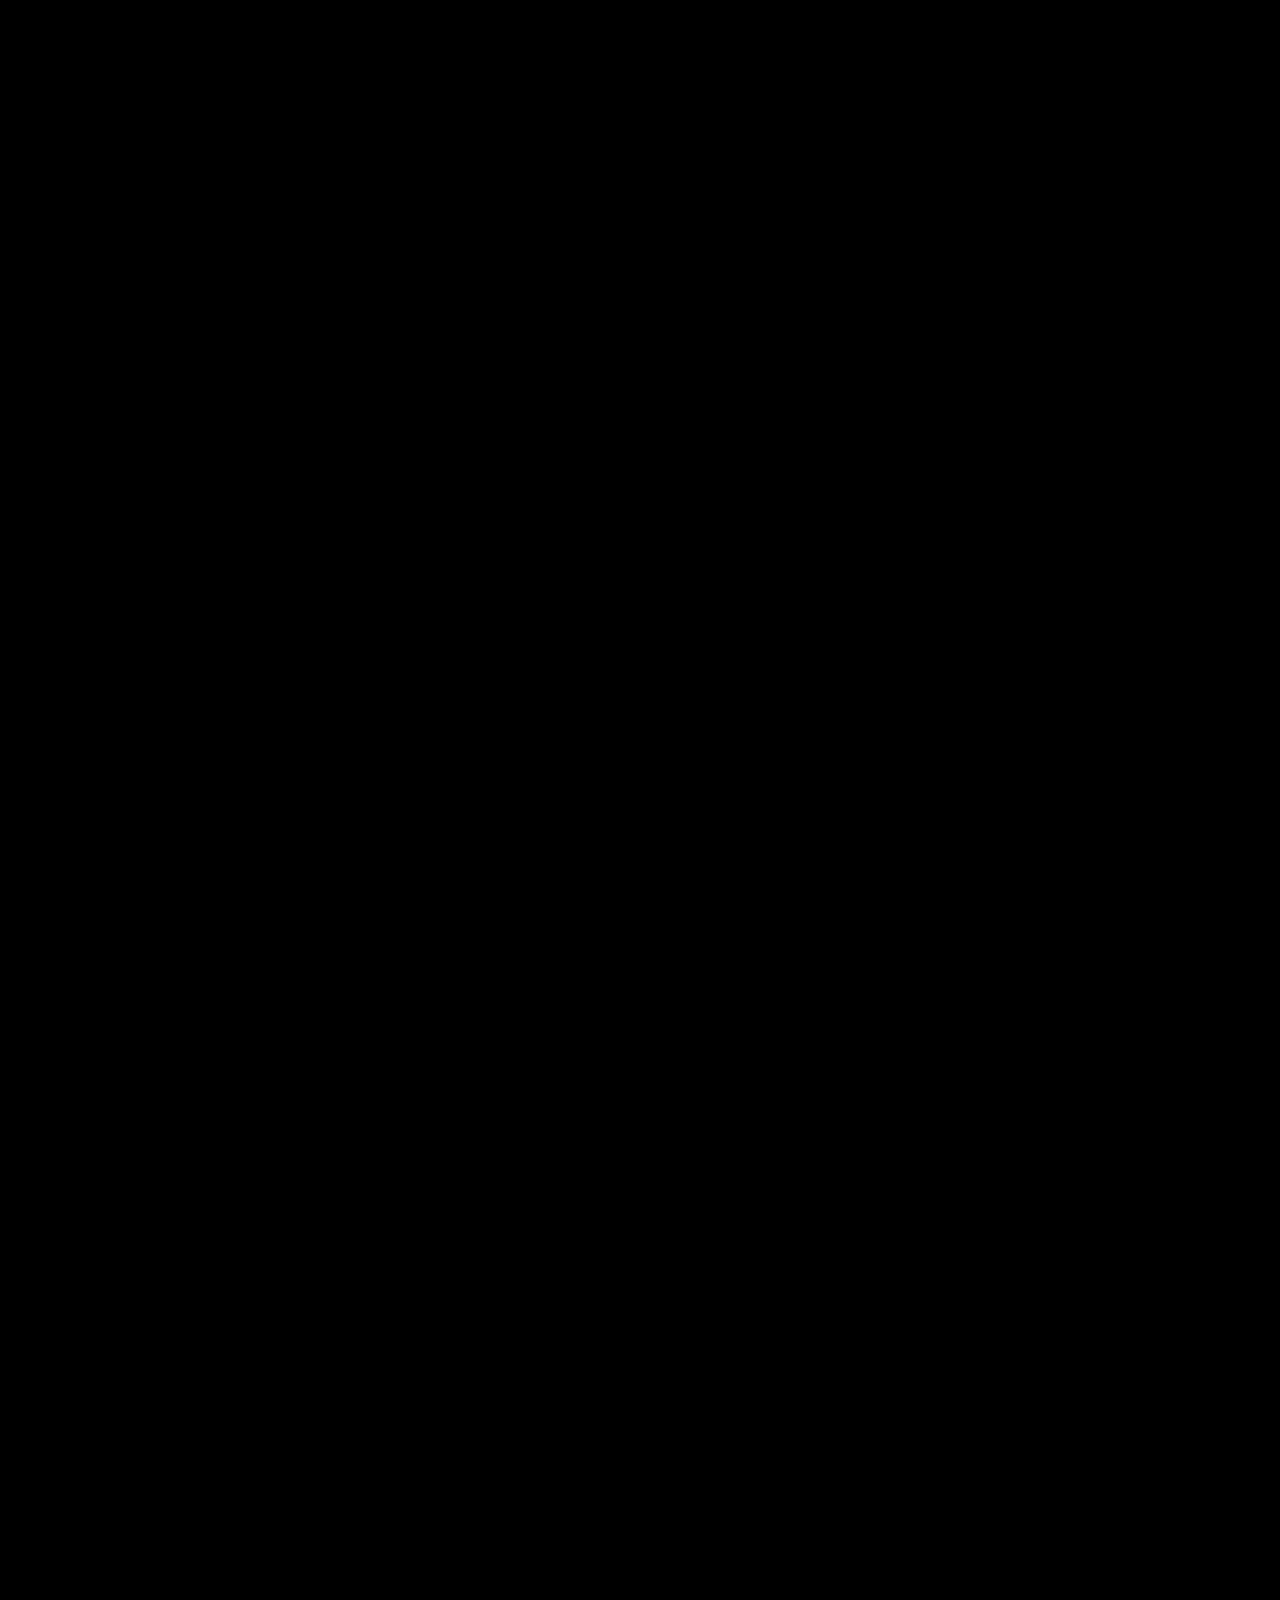
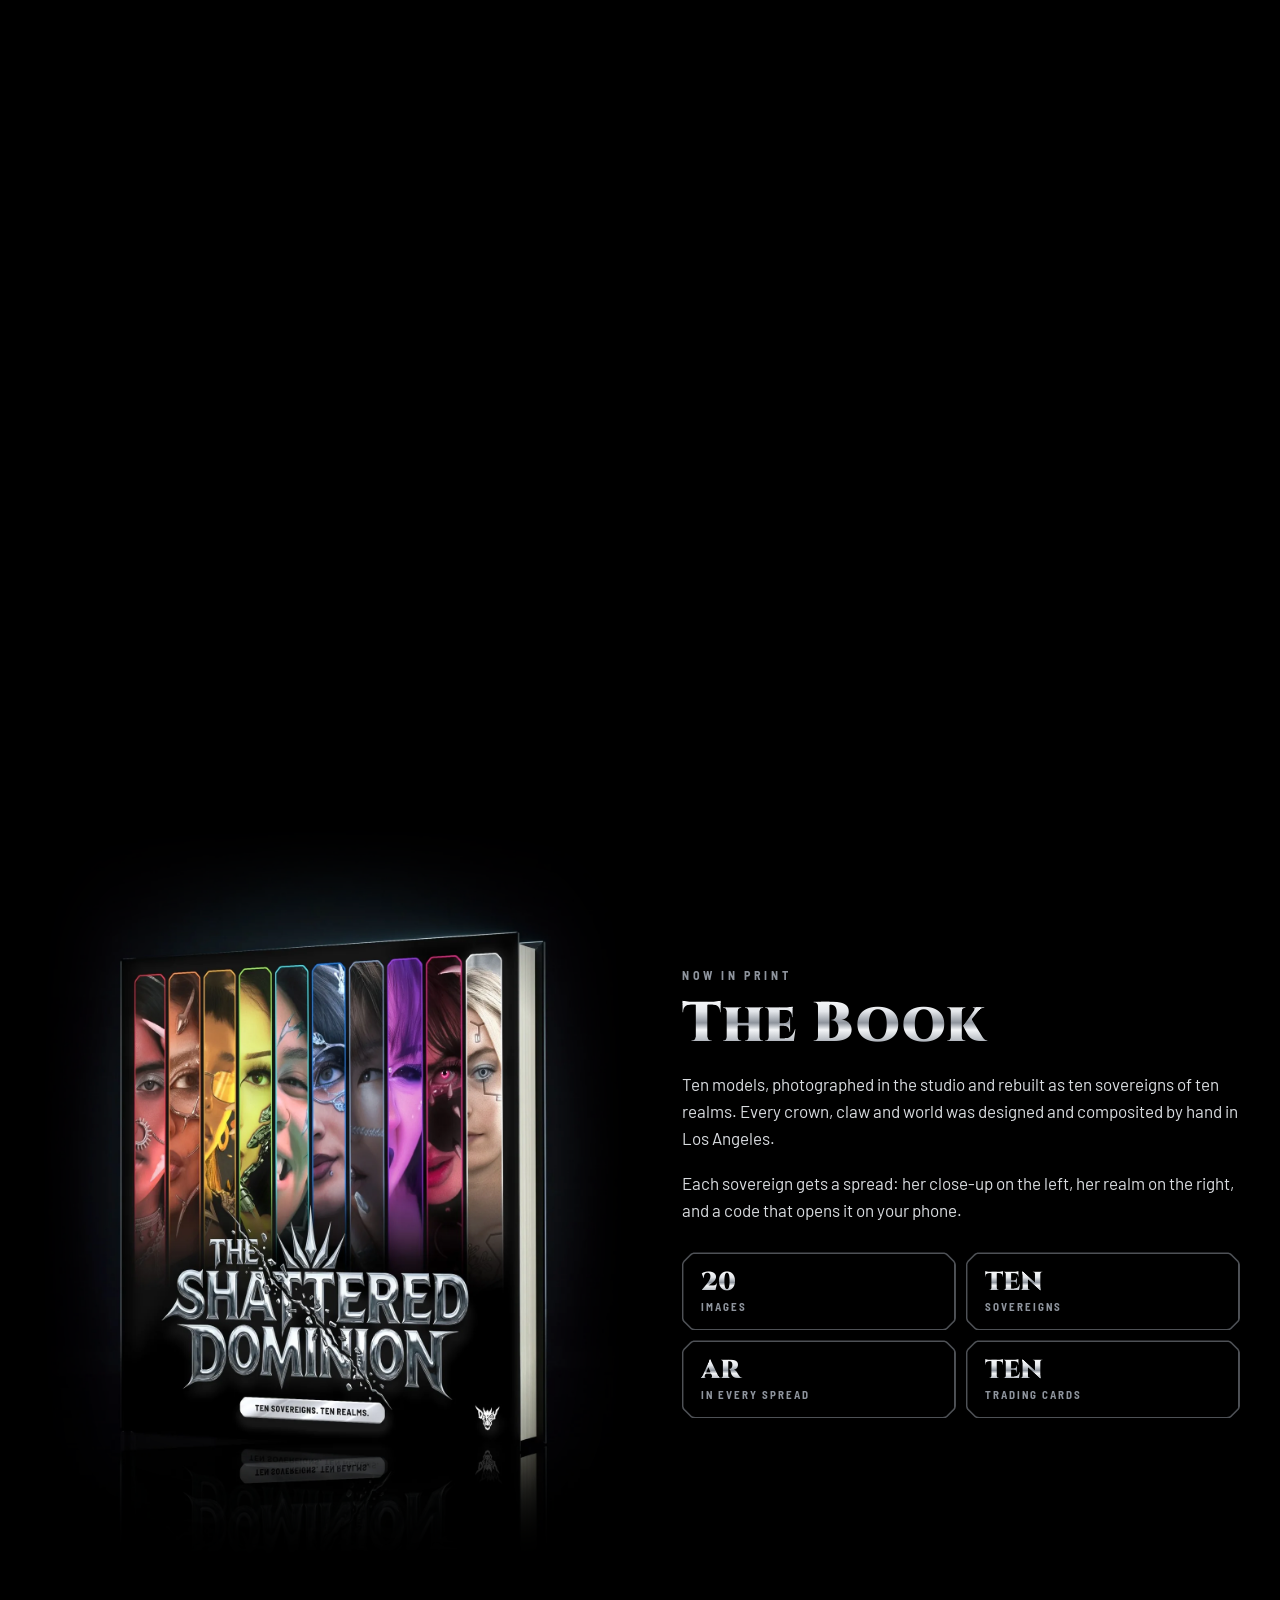
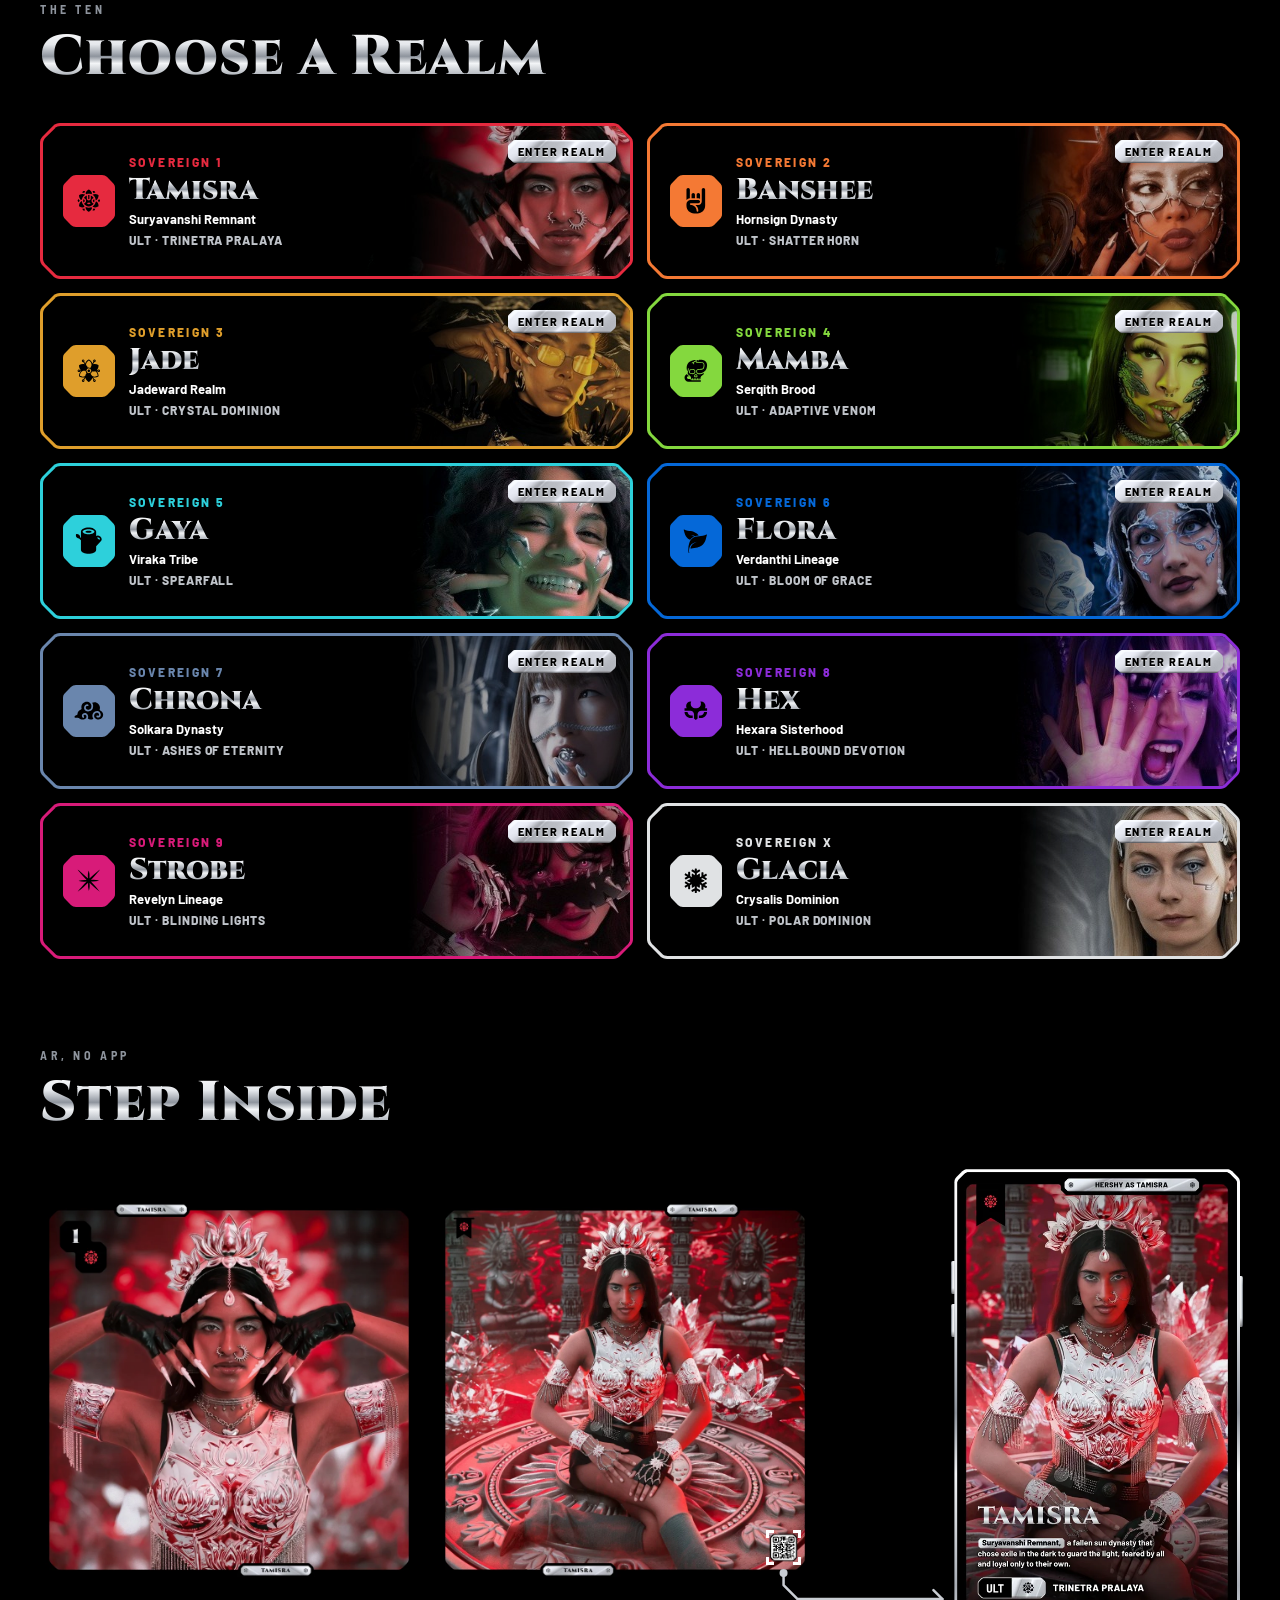
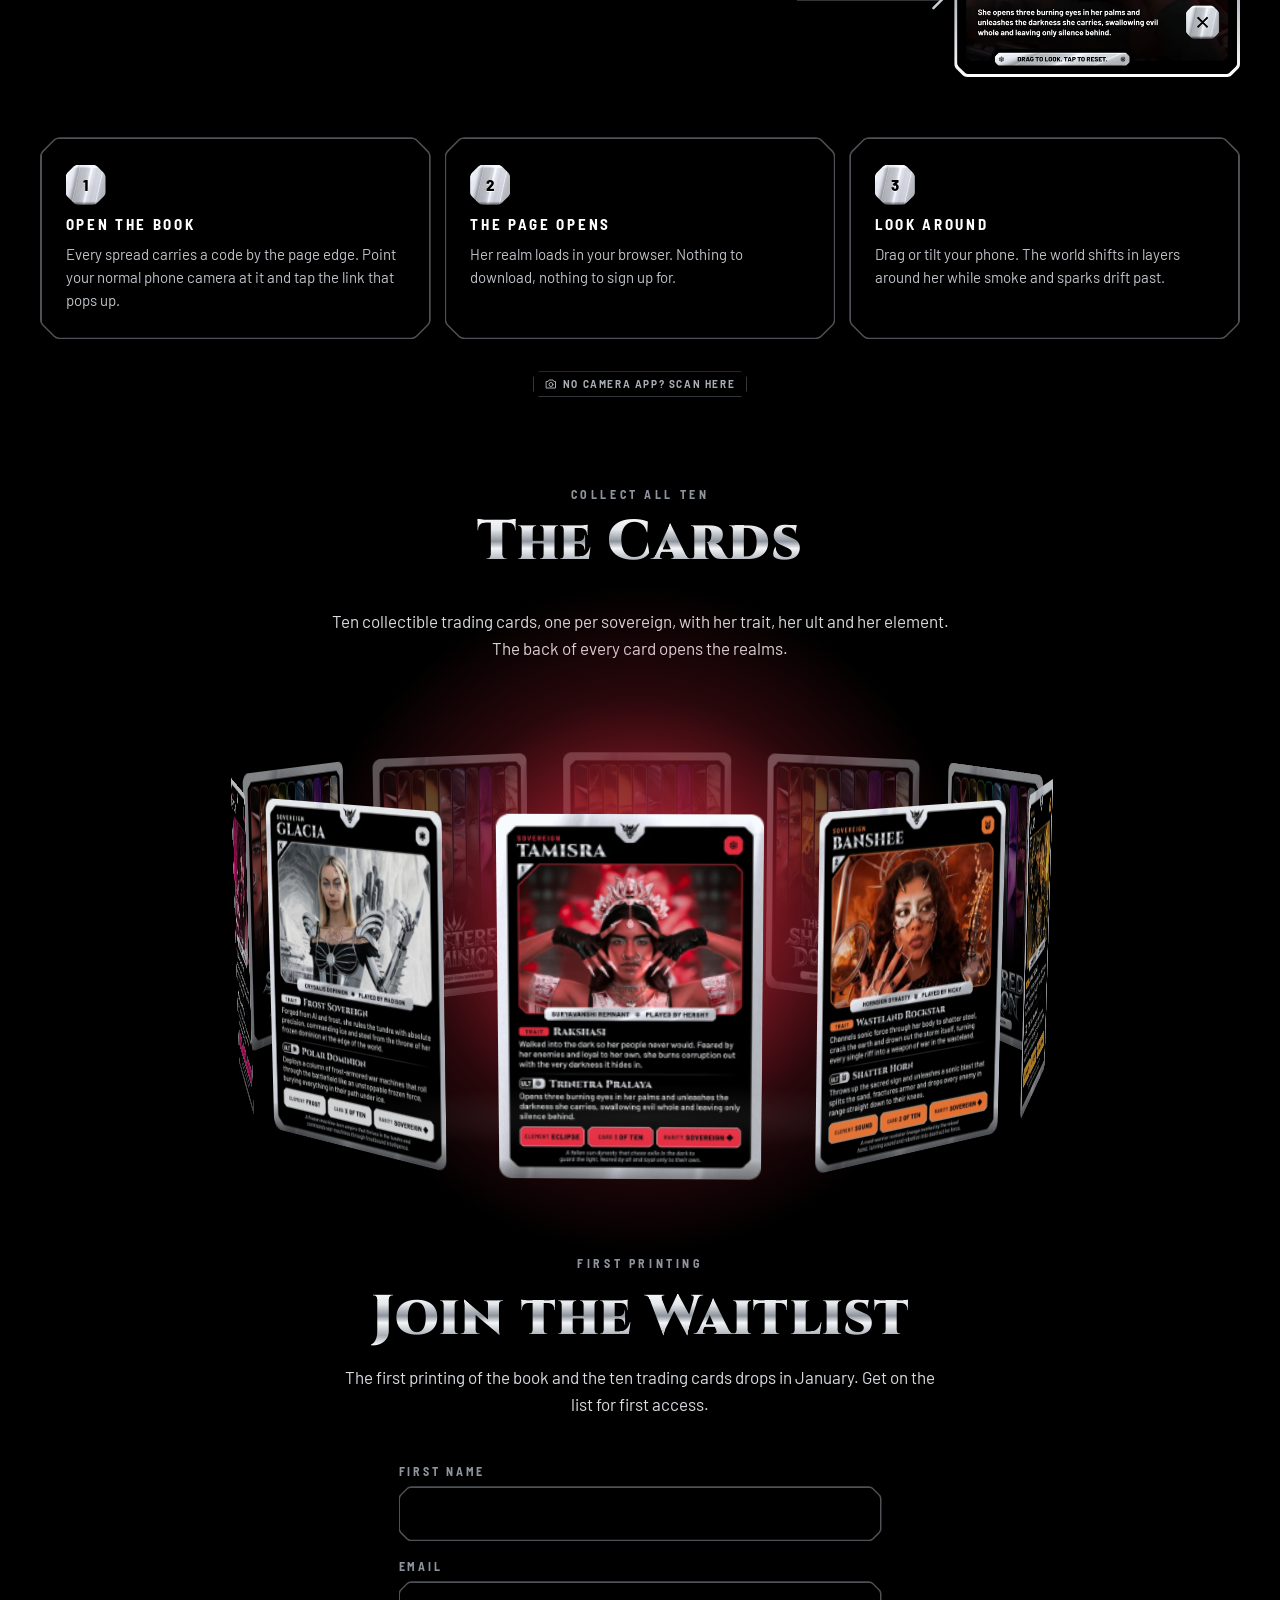
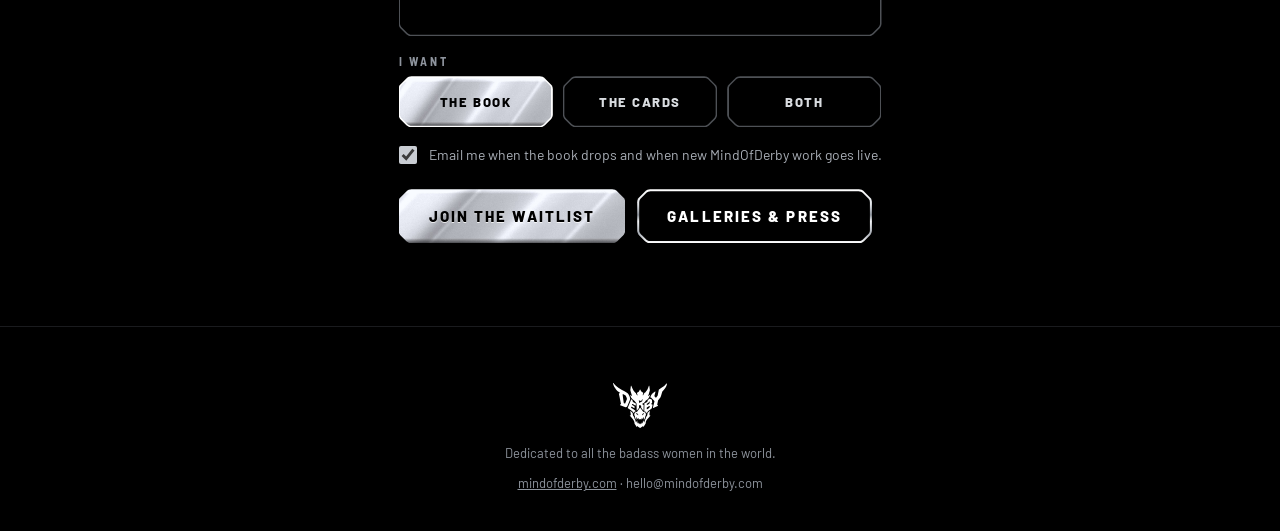
<file: book/index.html>
<!doctype html><html lang="en"><head><meta charset="utf-8">
<meta name="viewport" content="width=device-width,initial-scale=1,viewport-fit=cover">
<meta name="theme-color" content="#000000"><title>The Shattered Dominion | A Photobook by MindOfDerby</title><meta name="description" content="Ten sovereigns. Ten realms. A dark fantasy photobook by MindOfDerby, with an AR realm behind every spread.">
<link rel="canonical" href="https://www.mindofderby.com/dominion">
<link rel="icon" sizes="192x192" type="image/jpeg" href="https://static.wixstatic.com/media/04fb3c_0477b7cfbd684224b1bcdcc46684a7ea%7Emv2.jpg/v1/fill/w_192%2Ch_192%2Clg_1%2Cusm_0.66_1.00_0.01/04fb3c_0477b7cfbd684224b1bcdcc46684a7ea%7Emv2.jpg"><link rel="shortcut icon" type="image/jpeg" href="https://static.wixstatic.com/media/04fb3c_0477b7cfbd684224b1bcdcc46684a7ea%7Emv2.jpg/v1/fill/w_32%2Ch_32%2Clg_1%2Cusm_0.66_1.00_0.01/04fb3c_0477b7cfbd684224b1bcdcc46684a7ea%7Emv2.jpg"><link rel="apple-touch-icon" href="https://static.wixstatic.com/media/04fb3c_0477b7cfbd684224b1bcdcc46684a7ea%7Emv2.jpg/v1/fill/w_180%2Ch_180%2Clg_1%2Cusm_0.66_1.00_0.01/04fb3c_0477b7cfbd684224b1bcdcc46684a7ea%7Emv2.jpg">
<meta property="og:type" content="website"><meta property="og:site_name" content="The Shattered Dominion by MindOfDerby">
<meta property="og:title" content="The Shattered Dominion | A Photobook by MindOfDerby"><meta property="og:description" content="Ten sovereigns. Ten realms. A dark fantasy photobook by MindOfDerby, with an AR realm behind every spread.">
<meta property="og:url" content="https://www.mindofderby.com/dominion">
<meta property="og:image" content="https://mindofderby.github.io/dominion-ar/og/home.jpg"><meta property="og:image:width" content="1200"><meta property="og:image:height" content="630">
<meta name="twitter:card" content="summary_large_image"><meta name="twitter:image" content="https://mindofderby.github.io/dominion-ar/og/home.jpg">
<link rel="preload" as="image" href="../assets/logo-cover.webp" fetchpriority="high"><link rel="preload" as="image" href="../assets/eyes/wide-01.webp?v=3"><link rel="preload" as="image" href="../assets/eyes/wide-02.webp?v=3"><link rel="preload" as="image" href="../assets/eyes/wide-03.webp?v=3"><link rel="preload" as="image" href="../assets/eyes/wide-04.webp?v=3"><link rel="preload" as="image" href="../assets/eyes/wide-05.webp?v=3"><link rel="preload" as="image" href="../assets/eyes/wide-06.webp?v=3"><link rel="preload" as="image" href="../assets/eyes/wide-07.webp?v=3"><link rel="preload" as="image" href="../assets/eyes/wide-08.webp?v=3"><link rel="preload" as="image" href="../assets/eyes/wide-09.webp?v=3"><link rel="preload" as="image" href="../assets/eyes/wide-10.webp?v=3"><link rel="stylesheet" href="fx.css?v=21">
<link rel="preconnect" href="https://fonts.googleapis.com"><link rel="preconnect" href="https://fonts.gstatic.com" crossorigin>
<link rel="stylesheet" href="https://fonts.googleapis.com/css2?family=Barlow:wght@500;600;700;800&family=Barlow+Semi+Condensed:wght@700&family=Cinzel:wght@900&display=swap">
<style>
:root{--ch10:polygon(0.00px 13.00px, 0.13px 11.55px, 0.53px 10.22px, 1.19px 8.99px, 2.12px 7.88px, 7.88px 2.12px, 8.99px 1.19px, 10.22px 0.53px, 11.55px 0.13px, 13.00px 0.00px, calc(100% - 13.00px) 0.00px, calc(100% - 11.55px) 0.13px, calc(100% - 10.22px) 0.53px, calc(100% - 8.99px) 1.19px, calc(100% - 7.88px) 2.12px, calc(100% - 2.12px) 7.88px, calc(100% - 1.19px) 8.99px, calc(100% - 0.53px) 10.22px, calc(100% - 0.13px) 11.55px, calc(100% - 0.00px) 13.00px, calc(100% - 0.00px) calc(100% - 13.00px), calc(100% - 0.13px) calc(100% - 11.55px), calc(100% - 0.53px) calc(100% - 10.22px), calc(100% - 1.19px) calc(100% - 8.99px), calc(100% - 2.12px) calc(100% - 7.88px), calc(100% - 7.88px) calc(100% - 2.12px), calc(100% - 8.99px) calc(100% - 1.19px), calc(100% - 10.22px) calc(100% - 0.53px), calc(100% - 11.55px) calc(100% - 0.13px), calc(100% - 13.00px) calc(100% - 0.00px), 13.00px calc(100% - 0.00px), 11.55px calc(100% - 0.13px), 10.22px calc(100% - 0.53px), 8.99px calc(100% - 1.19px), 7.88px calc(100% - 2.12px), 2.12px calc(100% - 7.88px), 1.19px calc(100% - 8.99px), 0.53px calc(100% - 10.22px), 0.13px calc(100% - 11.55px), 0.00px calc(100% - 13.00px));--ch6:polygon(0.00px 8.00px, 0.09px 7.04px, 0.35px 6.15px, 0.80px 5.33px, 1.41px 4.59px, 4.59px 1.41px, 5.33px 0.80px, 6.15px 0.35px, 7.04px 0.09px, 8.00px 0.00px, calc(100% - 8.00px) 0.00px, calc(100% - 7.04px) 0.09px, calc(100% - 6.15px) 0.35px, calc(100% - 5.33px) 0.80px, calc(100% - 4.59px) 1.41px, calc(100% - 1.41px) 4.59px, calc(100% - 0.80px) 5.33px, calc(100% - 0.35px) 6.15px, calc(100% - 0.09px) 7.04px, calc(100% - 0.00px) 8.00px, calc(100% - 0.00px) calc(100% - 8.00px), calc(100% - 0.09px) calc(100% - 7.04px), calc(100% - 0.35px) calc(100% - 6.15px), calc(100% - 0.80px) calc(100% - 5.33px), calc(100% - 1.41px) calc(100% - 4.59px), calc(100% - 4.59px) calc(100% - 1.41px), calc(100% - 5.33px) calc(100% - 0.80px), calc(100% - 6.15px) calc(100% - 0.35px), calc(100% - 7.04px) calc(100% - 0.09px), calc(100% - 8.00px) calc(100% - 0.00px), 8.00px calc(100% - 0.00px), 7.04px calc(100% - 0.09px), 6.15px calc(100% - 0.35px), 5.33px calc(100% - 0.80px), 4.59px calc(100% - 1.41px), 1.41px calc(100% - 4.59px), 0.80px calc(100% - 5.33px), 0.35px calc(100% - 6.15px), 0.09px calc(100% - 7.04px), 0.00px calc(100% - 8.00px));--ch16:polygon(0.00px 20.00px, 0.18px 18.07px, 0.71px 16.29px, 1.59px 14.66px, 2.83px 13.17px, 13.17px 2.83px, 14.66px 1.59px, 16.29px 0.71px, 18.07px 0.18px, 20.00px 0.00px, calc(100% - 20.00px) 0.00px, calc(100% - 18.07px) 0.18px, calc(100% - 16.29px) 0.71px, calc(100% - 14.66px) 1.59px, calc(100% - 13.17px) 2.83px, calc(100% - 2.83px) 13.17px, calc(100% - 1.59px) 14.66px, calc(100% - 0.71px) 16.29px, calc(100% - 0.18px) 18.07px, calc(100% - 0.00px) 20.00px, calc(100% - 0.00px) calc(100% - 20.00px), calc(100% - 0.18px) calc(100% - 18.07px), calc(100% - 0.71px) calc(100% - 16.29px), calc(100% - 1.59px) calc(100% - 14.66px), calc(100% - 2.83px) calc(100% - 13.17px), calc(100% - 13.17px) calc(100% - 2.83px), calc(100% - 14.66px) calc(100% - 1.59px), calc(100% - 16.29px) calc(100% - 0.71px), calc(100% - 18.07px) calc(100% - 0.18px), calc(100% - 20.00px) calc(100% - 0.00px), 20.00px calc(100% - 0.00px), 18.07px calc(100% - 0.18px), 16.29px calc(100% - 0.71px), 14.66px calc(100% - 1.59px), 13.17px calc(100% - 2.83px), 2.83px calc(100% - 13.17px), 1.59px calc(100% - 14.66px), 0.71px calc(100% - 16.29px), 0.18px calc(100% - 18.07px), 0.00px calc(100% - 20.00px));--ch10i2:polygon(0.00px 11.38px, 0.11px 10.15px, 0.45px 9.01px, 1.01px 7.97px, 1.80px 7.02px, 7.02px 1.80px, 7.97px 1.01px, 9.01px 0.45px, 10.15px 0.11px, 11.38px 0.00px, calc(100% - 11.38px) 0.00px, calc(100% - 10.15px) 0.11px, calc(100% - 9.01px) 0.45px, calc(100% - 7.97px) 1.01px, calc(100% - 7.02px) 1.80px, calc(100% - 1.80px) 7.02px, calc(100% - 1.01px) 7.97px, calc(100% - 0.45px) 9.01px, calc(100% - 0.11px) 10.15px, calc(100% - 0.00px) 11.38px, calc(100% - 0.00px) calc(100% - 11.38px), calc(100% - 0.11px) calc(100% - 10.15px), calc(100% - 0.45px) calc(100% - 9.01px), calc(100% - 1.01px) calc(100% - 7.97px), calc(100% - 1.80px) calc(100% - 7.02px), calc(100% - 7.02px) calc(100% - 1.80px), calc(100% - 7.97px) calc(100% - 1.01px), calc(100% - 9.01px) calc(100% - 0.45px), calc(100% - 10.15px) calc(100% - 0.11px), calc(100% - 11.38px) calc(100% - 0.00px), 11.38px calc(100% - 0.00px), 10.15px calc(100% - 0.11px), 9.01px calc(100% - 0.45px), 7.97px calc(100% - 1.01px), 7.02px calc(100% - 1.80px), 1.80px calc(100% - 7.02px), 1.01px calc(100% - 7.97px), 0.45px calc(100% - 9.01px), 0.11px calc(100% - 10.15px), 0.00px calc(100% - 11.38px));--ch10i1:polygon(0.00px 11.67px, 0.11px 10.44px, 0.45px 9.31px, 1.01px 8.27px, 1.80px 7.32px, 7.32px 1.80px, 8.27px 1.01px, 9.31px 0.45px, 10.44px 0.11px, 11.67px 0.00px, calc(100% - 11.67px) 0.00px, calc(100% - 10.44px) 0.11px, calc(100% - 9.31px) 0.45px, calc(100% - 8.27px) 1.01px, calc(100% - 7.32px) 1.80px, calc(100% - 1.80px) 7.32px, calc(100% - 1.01px) 8.27px, calc(100% - 0.45px) 9.31px, calc(100% - 0.11px) 10.44px, calc(100% - 0.00px) 11.67px, calc(100% - 0.00px) calc(100% - 11.67px), calc(100% - 0.11px) calc(100% - 10.44px), calc(100% - 0.45px) calc(100% - 9.31px), calc(100% - 1.01px) calc(100% - 8.27px), calc(100% - 1.80px) calc(100% - 7.32px), calc(100% - 7.32px) calc(100% - 1.80px), calc(100% - 8.27px) calc(100% - 1.01px), calc(100% - 9.31px) calc(100% - 0.45px), calc(100% - 10.44px) calc(100% - 0.11px), calc(100% - 11.67px) calc(100% - 0.00px), 11.67px calc(100% - 0.00px), 10.44px calc(100% - 0.11px), 9.31px calc(100% - 0.45px), 8.27px calc(100% - 1.01px), 7.32px calc(100% - 1.80px), 1.80px calc(100% - 7.32px), 1.01px calc(100% - 8.27px), 0.45px calc(100% - 9.31px), 0.11px calc(100% - 10.44px), 0.00px calc(100% - 11.67px));--ch16i3:polygon(0.00px 17.64px, 0.15px 16.00px, 0.60px 14.49px, 1.35px 13.10px, 2.40px 11.84px, 11.84px 2.40px, 13.10px 1.35px, 14.49px 0.60px, 16.00px 0.15px, 17.64px 0.00px, calc(100% - 17.64px) 0.00px, calc(100% - 16.00px) 0.15px, calc(100% - 14.49px) 0.60px, calc(100% - 13.10px) 1.35px, calc(100% - 11.84px) 2.40px, calc(100% - 2.40px) 11.84px, calc(100% - 1.35px) 13.10px, calc(100% - 0.60px) 14.49px, calc(100% - 0.15px) 16.00px, calc(100% - 0.00px) 17.64px, calc(100% - 0.00px) calc(100% - 17.64px), calc(100% - 0.15px) calc(100% - 16.00px), calc(100% - 0.60px) calc(100% - 14.49px), calc(100% - 1.35px) calc(100% - 13.10px), calc(100% - 2.40px) calc(100% - 11.84px), calc(100% - 11.84px) calc(100% - 2.40px), calc(100% - 13.10px) calc(100% - 1.35px), calc(100% - 14.49px) calc(100% - 0.60px), calc(100% - 16.00px) calc(100% - 0.15px), calc(100% - 17.64px) calc(100% - 0.00px), 17.64px calc(100% - 0.00px), 16.00px calc(100% - 0.15px), 14.49px calc(100% - 0.60px), 13.10px calc(100% - 1.35px), 11.84px calc(100% - 2.40px), 2.40px calc(100% - 11.84px), 1.35px calc(100% - 13.10px), 0.60px calc(100% - 14.49px), 0.15px calc(100% - 16.00px), 0.00px calc(100% - 17.64px));--ch16i1:polygon(0.00px 18.52px, 0.15px 16.88px, 0.60px 15.37px, 1.35px 13.98px, 2.40px 12.72px, 12.72px 2.40px, 13.98px 1.35px, 15.37px 0.60px, 16.88px 0.15px, 18.52px 0.00px, calc(100% - 18.52px) 0.00px, calc(100% - 16.88px) 0.15px, calc(100% - 15.37px) 0.60px, calc(100% - 13.98px) 1.35px, calc(100% - 12.72px) 2.40px, calc(100% - 2.40px) 12.72px, calc(100% - 1.35px) 13.98px, calc(100% - 0.60px) 15.37px, calc(100% - 0.15px) 16.88px, calc(100% - 0.00px) 18.52px, calc(100% - 0.00px) calc(100% - 18.52px), calc(100% - 0.15px) calc(100% - 16.88px), calc(100% - 0.60px) calc(100% - 15.37px), calc(100% - 1.35px) calc(100% - 13.98px), calc(100% - 2.40px) calc(100% - 12.72px), calc(100% - 12.72px) calc(100% - 2.40px), calc(100% - 13.98px) calc(100% - 1.35px), calc(100% - 15.37px) calc(100% - 0.60px), calc(100% - 16.88px) calc(100% - 0.15px), calc(100% - 18.52px) calc(100% - 0.00px), 18.52px calc(100% - 0.00px), 16.88px calc(100% - 0.15px), 15.37px calc(100% - 0.60px), 13.98px calc(100% - 1.35px), 12.72px calc(100% - 2.40px), 2.40px calc(100% - 12.72px), 1.35px calc(100% - 13.98px), 0.60px calc(100% - 15.37px), 0.15px calc(100% - 16.88px), 0.00px calc(100% - 18.52px));--sk:polygon(0.00px 14.50px, 0.15px 12.81px, 0.62px 11.26px, 1.39px 9.83px, 2.47px 8.53px, 8.53px 2.47px, 9.83px 1.39px, 11.26px 0.62px, 12.81px 0.15px, 14.50px 0.00px, calc(100% - 14.50px) 0.00px, calc(100% - 12.81px) 0.15px, calc(100% - 11.26px) 0.62px, calc(100% - 9.83px) 1.39px, calc(100% - 8.53px) 2.47px, calc(100% - 2.47px) 8.53px, calc(100% - 1.39px) 9.83px, calc(100% - 0.62px) 11.26px, calc(100% - 0.15px) 12.81px, calc(100% - 0.00px) 14.50px, calc(100% - 0.00px) calc(100% - 14.50px), calc(100% - 0.15px) calc(100% - 12.81px), calc(100% - 0.62px) calc(100% - 11.26px), calc(100% - 1.39px) calc(100% - 9.83px), calc(100% - 2.47px) calc(100% - 8.53px), calc(100% - 8.53px) calc(100% - 2.47px), calc(100% - 9.83px) calc(100% - 1.39px), calc(100% - 11.26px) calc(100% - 0.62px), calc(100% - 12.81px) calc(100% - 0.15px), calc(100% - 14.50px) calc(100% - 0.00px), 14.50px calc(100% - 0.00px), 12.81px calc(100% - 0.15px), 11.26px calc(100% - 0.62px), 9.83px calc(100% - 1.39px), 8.53px calc(100% - 2.47px), 2.47px calc(100% - 8.53px), 1.39px calc(100% - 9.83px), 0.62px calc(100% - 11.26px), 0.15px calc(100% - 12.81px), 0.00px calc(100% - 14.50px));--ski:polygon(0.00px 12.80px, 0.13px 11.37px, 0.53px 10.05px, 1.18px 8.83px, 2.10px 7.72px, 7.72px 2.10px, 8.83px 1.18px, 10.05px 0.53px, 11.37px 0.13px, 12.80px 0.00px, calc(100% - 12.80px) 0.00px, calc(100% - 11.37px) 0.13px, calc(100% - 10.05px) 0.53px, calc(100% - 8.83px) 1.18px, calc(100% - 7.72px) 2.10px, calc(100% - 2.10px) 7.72px, calc(100% - 1.18px) 8.83px, calc(100% - 0.53px) 10.05px, calc(100% - 0.13px) 11.37px, calc(100% - 0.00px) 12.80px, calc(100% - 0.00px) calc(100% - 12.80px), calc(100% - 0.13px) calc(100% - 11.37px), calc(100% - 0.53px) calc(100% - 10.05px), calc(100% - 1.18px) calc(100% - 8.83px), calc(100% - 2.10px) calc(100% - 7.72px), calc(100% - 7.72px) calc(100% - 2.10px), calc(100% - 8.83px) calc(100% - 1.18px), calc(100% - 10.05px) calc(100% - 0.53px), calc(100% - 11.37px) calc(100% - 0.13px), calc(100% - 12.80px) calc(100% - 0.00px), 12.80px calc(100% - 0.00px), 11.37px calc(100% - 0.13px), 10.05px calc(100% - 0.53px), 8.83px calc(100% - 1.18px), 7.72px calc(100% - 2.10px), 2.10px calc(100% - 7.72px), 1.18px calc(100% - 8.83px), 0.53px calc(100% - 10.05px), 0.13px calc(100% - 11.37px), 0.00px calc(100% - 12.80px));--chrome:linear-gradient(180deg,#FFFFFF 0%,#E4E7EB 28%,#8E949D 48%,#F3F5F7 60%,#A9AEB6 82%,#FFFFFF 100%)}
*{box-sizing:border-box}
html{background:#000;scroll-behavior:smooth}
body{margin:0;background:#000;color:#D9DCE0;font-family:Barlow,system-ui,sans-serif;-webkit-font-smoothing:antialiased}
a{color:inherit}
.wrap{width:min(1200px,100% - 40px);margin:0 auto}
.chrome{font-family:Cinzel,serif;font-weight:900;background:var(--chrome);-webkit-background-clip:text;background-clip:text;color:transparent}
.eyebrow{font-family:'Barlow Semi Condensed',sans-serif;font-weight:700;letter-spacing:.3em;font-size:12px;color:#8E949D;text-transform:uppercase}
.plate{background:url(../assets/plate-h.jpg) center/100% 100% no-repeat;color:#000;text-shadow:0 .6px 0 rgba(255,255,255,.75)}
.btn{position:relative;overflow:hidden;display:inline-flex;align-items:center;justify-content:center;gap:10px;height:54px;padding:0 30px;font-weight:800;font-size:15px;letter-spacing:.14em;text-decoration:none;text-transform:uppercase;clip-path:var(--ch10);transition:transform .2s ease,filter .2s ease}
.btn.plate:after{content:"";position:absolute;top:0;bottom:0;left:-60%;width:45%;background:linear-gradient(100deg,transparent 0%,rgba(255,255,255,.95) 50%,transparent 100%);transform:skewX(-20deg);opacity:0;pointer-events:none}
.btn.plate:hover{filter:brightness(1.1) contrast(1.06);transform:translateY(-2px)}.btn.plate:hover:after{opacity:.9;animation:sheen .7s ease forwards}
@keyframes sheen{from{left:-60%}to{left:120%}}
.btn:active{transform:scale(.97)}
.wl{display:flex;flex-direction:column;gap:18px;max-width:560px;margin:28px auto 0;text-align:left}
.fld{display:flex;flex-direction:column;gap:8px}.fld>span,.pick legend{font-family:'Barlow Semi Condensed',sans-serif;font-weight:700;letter-spacing:.24em;font-size:12px;color:#8E949D;text-transform:uppercase}
.fld .in{padding:1.5px;background:rgba(142,148,157,.55);clip-path:var(--ch10)}.fld .in:focus-within{background:#fff}
.fld input{width:100%;box-sizing:border-box;height:52px;border:0;outline:0;background:#000;color:#fff;font:600 17px Barlow,system-ui,sans-serif;padding:0 18px;clip-path:var(--ch10i1)}
.pick{border:0;margin:0;padding:0;display:grid;grid-template-columns:repeat(3,1fr);gap:10px}.pick legend{margin-bottom:8px;padding:0}
.pick label{position:relative;padding:1.5px;background:rgba(142,148,157,.55);clip-path:var(--ch10);cursor:pointer}
.pick input{position:absolute;opacity:0;pointer-events:none}.pick span{display:flex;align-items:center;justify-content:center;height:48px;background:#000;color:#D9DCE0;font-weight:800;font-size:13px;letter-spacing:.12em;text-transform:uppercase;clip-path:var(--ch10i1)}
.pick input:checked+span{background:url(../assets/plate-h.jpg) center/100% 100% no-repeat;color:#000}.pick label:has(input:checked){background:#fff}.pick input:focus-visible+span{outline:2px solid #fff;outline-offset:-4px}
.sub{display:flex;gap:12px;align-items:flex-start;font-size:14px;line-height:20px;color:#A9AEB6;cursor:pointer}.sub input{width:18px;height:18px;margin:1px 0 0;accent-color:#C9CDD3;flex:none}
.hp{position:absolute;left:-9999px;width:1px;height:1px;opacity:0}
.wl .ctas{justify-content:flex-start;margin-top:6px}.wl button.btn{border:0;cursor:pointer;font-family:inherit}.wl button[disabled]{opacity:.6}
.msg{min-height:20px;margin:0;font-size:14px;color:#A9AEB6}.msg a{color:#fff}
.wl[hidden],.get .done[hidden]{display:none!important}.get .done{margin-top:28px;display:flex;flex-direction:column;align-items:center;gap:20px}.get .done h3{font-size:clamp(26px,3vw,36px);margin:0}.get .done p{margin:0}.get .done .ctas{margin:0;justify-content:center}
@media (max-width:640px){.pick{grid-template-columns:1fr}}
.btn.ghost{background:#fff;padding:2px}
.btn.ghost span{display:flex;align-items:center;justify-content:center;height:100%;padding:0 28px;background:#000;color:#fff;clip-path:var(--ch10i2);transition:background .2s}
.btn.ghost{background:var(--chrome)}.btn.ghost:hover{transform:translateY(-2px)}.btn.ghost:hover span{background:#15171a}
.cam{display:flex;width:max-content;margin:32px auto 0;align-items:center;gap:6px;padding:6px 11px;font-size:10px;font-weight:700;letter-spacing:.16em;text-transform:uppercase;text-decoration:none;color:#A9AEB6;border:1px solid #33363b;clip-path:var(--ch6);transition:color .2s,border-color .2s}.cam:hover{color:#fff;border-color:#8E949D}.cam svg{width:12px;height:12px}
header.hero{position:relative;min-height:100svh;display:flex;flex-direction:column;justify-content:flex-end;overflow:hidden}
.strips{position:absolute;inset:0;margin:0 auto;max-width:1200px;display:grid;grid-template-columns:repeat(10,1fr);gap:clamp(4px,.7vw,12px);padding:clamp(10px,1.2vw,22px) clamp(10px,1.2vw,22px) 0}
.strips .s{--k:clamp(8px,1vw,16px);height:100%;padding:2px;background:linear-gradient(180deg,var(--c) 0%,var(--c) 55%,transparent 92%);clip-path:var(--sk)}
.strips .s div{height:100%;background-size:cover;background-position:50% 0;clip-path:var(--ski)}
.hero:after{content:"";position:absolute;inset:0;background:linear-gradient(to bottom,rgba(0,0,0,0) 0%,rgba(0,0,0,0) 30%,rgba(0,0,0,.75) 55%,#000 78%)}
.hero .in{position:relative;z-index:2;padding:0 0 clamp(16px,3vw,48px);text-align:center;display:flex;flex-direction:column;align-items:center;gap:20px}
.hero .logolink{display:block;width:min(720px,100%);align-self:center}.hero img.logo{width:100%;height:auto;display:block;filter:drop-shadow(0 10px 30px rgba(0,0,0,.9))}
.tag{font-weight:800;font-size:15px;letter-spacing:.08em;padding:6px 16px;clip-path:var(--ch6)}
.hero p.lede{max-width:560px;margin:0;font-size:17px;line-height:26px;font-weight:600;color:#fff}
.ctas{display:flex;gap:12px;flex-wrap:wrap;justify-content:center}
.icons{display:flex;gap:12px;justify-content:center;flex-wrap:wrap;opacity:.95}
.icons img{width:22px;height:21px}
section{padding:clamp(24px,3.5vw,48px) 0}
h2{margin:0;font-size:clamp(34px,6vw,56px);line-height:1.05;letter-spacing:.02em}
.book{display:grid;grid-template-columns:1.05fr 1fr;gap:56px;align-items:center}
.book img,.split img{-webkit-mask-image:radial-gradient(ellipse 72% 68% at 50% 50%,#000 58%,transparent 100%);mask-image:radial-gradient(ellipse 72% 68% at 50% 50%,#000 58%,transparent 100%)}.book img{-webkit-mask-image:radial-gradient(ellipse 72% 68% at 50% 50%,#000 58%,transparent 100%),linear-gradient(180deg,transparent 0%,#000 16%,#000 84%,transparent 100%),linear-gradient(90deg,transparent 0%,#000 12%,#000 88%,transparent 100%);-webkit-mask-composite:source-in,source-in;mask-image:radial-gradient(ellipse 72% 68% at 50% 50%,#000 58%,transparent 100%),linear-gradient(180deg,transparent 0%,#000 16%,#000 84%,transparent 100%),linear-gradient(90deg,transparent 0%,#000 12%,#000 88%,transparent 100%);mask-composite:intersect,intersect}
.book img{width:100%;height:auto;display:block}
.book p{font-size:17px;line-height:27px;margin:18px 0 0}
.specs{display:grid;grid-template-columns:1fr 1fr;gap:10px;margin-top:28px}
.spec{padding:1.5px;background:rgba(142,148,157,.55);clip-path:var(--ch10)}
.spec div{background:#000;clip-path:var(--ch10i1);padding:16px 18px;display:flex;flex-direction:column;gap:4px}
.spec b{font-family:Cinzel,serif;font-weight:900;font-size:26px;line-height:1;background:var(--chrome);-webkit-background-clip:text;background-clip:text;color:transparent}
.spec span{font-family:'Barlow Semi Condensed',sans-serif;font-weight:700;letter-spacing:.18em;font-size:11px;color:#8E949D;text-transform:uppercase}
.head{display:flex;flex-direction:column;gap:12px;margin-bottom:36px}
.grid{display:grid;grid-template-columns:repeat(2,1fr);gap:14px}
.sov{position:relative;display:block;text-decoration:none;color:#fff;--z:1;transform:scale(var(--z));transition:transform .35s cubic-bezier(.22,1,.36,1),filter .35s;will-change:transform}
.sov .frame{transition:filter .35s}.sov .inner:before{transition:transform .6s cubic-bezier(.22,1,.36,1),opacity .35s}
.sov .go{transition:transform .35s cubic-bezier(.22,1,.36,1),filter .35s}
.sov:hover,.sov:focus-visible{transform:scale(calc(var(--z) * 1.03)) translateY(-3px);z-index:2;outline:0}
.sov:hover .frame,.sov:focus-visible .frame{filter:drop-shadow(0 0 14px var(--c)) drop-shadow(0 0 4px var(--c))}
.sov:hover .inner:before,.sov:focus-visible .inner:before{transform:scale(1.07);opacity:1}
.sov:hover .go,.sov:focus-visible .go{transform:translateX(-4px);filter:brightness(1.12)}
.sov.on .frame{filter:drop-shadow(0 0 12px var(--c))}
.sov .frame{padding:3px;clip-path:var(--ch16);background:var(--c)}
.sov .inner{position:relative;clip-path:var(--ch16i3);background:#000;min-height:150px;display:flex;align-items:center;gap:14px;padding:18px 18px 18px 20px;overflow:hidden}
.sov .inner:before{content:"";position:absolute;inset:0;background:var(--img) right center/auto 100% no-repeat;opacity:.9;-webkit-mask-image:linear-gradient(90deg,transparent 25%,#000 70%);mask-image:linear-gradient(90deg,transparent 25%,#000 70%)}
.sov .ico{position:relative;flex:none;width:52px;height:52px;background:var(--c);clip-path:var(--ch10);display:flex;align-items:center;justify-content:center}
.sov .ico img{width:32px;height:30px;filter:brightness(0)}
.sov .txt{position:relative;display:flex;flex-direction:column;gap:6px;min-width:0}
.sov .num{font-weight:800;font-size:12px;letter-spacing:.2em;color:var(--c)}
.sov .nm{font-family:Cinzel,serif;font-weight:900;font-size:30px;line-height:1;background:var(--chrome);-webkit-background-clip:text;background-clip:text;color:transparent;filter:drop-shadow(0 2px 8px rgba(0,0,0,.9))}
.sov .lin{font-size:13px;font-weight:700;color:#fff;text-shadow:0 0 6px #000}
.sov .ult{font-size:12px;font-weight:800;letter-spacing:.08em;color:#BFC3C9;text-shadow:0 0 6px #000;text-transform:uppercase}
.sov .go{position:absolute;right:14px;top:14px;font-size:11px;font-weight:800;letter-spacing:.16em;padding:5px 10px;clip-path:var(--ch6)}
.steps{display:grid;grid-template-columns:repeat(3,1fr);gap:14px}
.step{padding:1.5px;background:rgba(142,148,157,.55);clip-path:var(--ch16)}
.step>div{background:#000;clip-path:var(--ch16i1);padding:26px 24px;height:100%;display:flex;flex-direction:column;gap:10px}
.step .n{width:40px;height:40px;display:flex;align-items:center;justify-content:center;font-weight:800;font-size:15px;clip-path:var(--ch10)}
.step h3{margin:0;font-family:'Barlow Semi Condensed',sans-serif;font-size:15px;letter-spacing:.18em;color:#fff;text-transform:uppercase}
.step p{margin:0;font-size:15px;line-height:23px;color:#BFC3C9}
.scanx{position:relative;margin:34px 0 40px;aspect-ratio:100/44;--P:34%}
.scanx .pg{position:absolute;top:6%;width:31.5%;aspect-ratio:1}.scanx .pl{left:0}.scanx .pr{left:33%}
.scanx .pg img,.scanx .scr img{position:absolute;inset:0;width:100%;height:100%;object-fit:cover;opacity:0;transition:opacity .7s ease}.scanx img.on{opacity:1}
.scanx .ph{position:absolute;right:0;top:0;width:23.8%;aspect-ratio:9/16}.scanx .bez{position:absolute;inset:0;padding:3px;background:var(--chrome);clip-path:var(--ch10)}.scanx .ph i{position:absolute;z-index:0;width:5px;display:block}.scanx .ph i.l{left:-3px;border-radius:2px 0 0 2px;background:linear-gradient(90deg,#5d636b 0%,#d9dde2 30%,#ffffff 45%,#9aa0a8 75%,#3a3e44 100%)}.scanx .ph i.r{right:-3px;border-radius:0 2px 2px 0;background:linear-gradient(270deg,#5d636b 0%,#d9dde2 30%,#ffffff 45%,#9aa0a8 75%,#3a3e44 100%)}.scanx .ph i:after{content:"";position:absolute;inset:0;border-radius:inherit;background:linear-gradient(180deg,rgba(255,255,255,.35),transparent 18%,transparent 82%,rgba(0,0,0,.45))}.scanx .ph .v1{top:18%;height:6.5%}.scanx .ph .v2{top:26.5%;height:6.5%}.scanx .ph .pw{top:21%;height:10%}.scanx .bez{z-index:1}
.scanx .scr{position:relative;width:100%;height:100%;background:#000;clip-path:var(--ch10i2);overflow:hidden}
.qrb{position:absolute;top:87%;width:9.4%;aspect-ratio:1;left:var(--qx,3.7%);transition:left .6s cubic-bezier(.22,1,.36,1);--c:#fff;--bt:3px;--bl:24%;background:linear-gradient(var(--c),var(--c)) 0 0/var(--bl) var(--bt),linear-gradient(var(--c),var(--c)) 0 0/var(--bt) var(--bl),linear-gradient(var(--c),var(--c)) 100% 0/var(--bl) var(--bt),linear-gradient(var(--c),var(--c)) 100% 0/var(--bt) var(--bl),linear-gradient(var(--c),var(--c)) 0 100%/var(--bl) var(--bt),linear-gradient(var(--c),var(--c)) 0 100%/var(--bt) var(--bl),linear-gradient(var(--c),var(--c)) 100% 100%/var(--bl) var(--bt),linear-gradient(var(--c),var(--c)) 100% 100%/var(--bt) var(--bl);background-repeat:no-repeat;animation:qrp 1.6s ease-in-out infinite;pointer-events:none}
@keyframes qrp{50%{transform:scale(1.12)}}
.scanx .arr{position:absolute;inset:0;width:100%;height:100%;overflow:visible;pointer-events:none;transition:opacity .3s}.scanx .arr.hide{opacity:0}
@media (max-width:760px){.qrb{--bt:1.5px;--bl:32%}.scanx .arr polyline{stroke-width:1.6px}.scanx .arr circle{r:2.8px}.scanx{aspect-ratio:100/82;margin-bottom:28px}.scanx .pg{top:0;width:49%}.scanx .pr{left:51%}.scanx .ph{right:auto;left:32%;top:auto;bottom:0;width:36%;filter:drop-shadow(0 18px 30px rgba(0,0,0,.85))}}
@media (prefers-reduced-motion:reduce){.qrb{animation:none}}
.arshow{display:grid;grid-template-columns:1.2fr 1fr;gap:clamp(14px,3vw,40px);align-items:center;margin-top:28px}
.arshow figure{margin:0}.how img{width:100%;height:auto;display:block;clip-path:var(--ch16)}
.hand{justify-self:center;position:relative;width:min(330px,100%)}.hand .phone{position:relative;aspect-ratio:9/16;padding:3px;background:var(--chrome);clip-path:var(--ch10)}.hand video{display:block;width:100%;height:100%;object-fit:cover;background:#000;clip-path:var(--ch10i2)}.hand:after{content:"";position:absolute;left:8%;right:8%;bottom:-34px;height:40px;background:radial-gradient(50% 50% at 50% 50%,rgba(255,255,255,.12),transparent 70%);pointer-events:none}
@media (max-width:860px){.arshow{grid-template-columns:1fr}.arshow .hand{width:min(340px,88%);margin:0 auto}}
.split{display:grid;grid-template-columns:1fr 1fr;gap:56px;align-items:center}
.split img{width:100%;height:auto;display:block}
.split p{font-size:17px;line-height:27px;margin:18px 0 26px}
.get{text-align:center;display:flex;flex-direction:column;align-items:center;gap:18px}
.get p{max-width:600px;margin:0;font-size:17px;line-height:27px}
footer{padding:56px 0 calc(40px + env(safe-area-inset-bottom));text-align:center;border-top:1px solid #1a1b1e;display:flex;flex-direction:column;align-items:center;gap:14px;color:#8E949D;font-size:13px}
footer img{width:54px}
.ring3d{position:relative;margin-left:calc(50% - 50vw);margin-right:calc(50% - 50vw);--w:clamp(120px,16vw,220px);--rad:calc(var(--w) * 1.9);height:calc(var(--w) * 2.15);margin-top:clamp(30px,5vw,64px);perspective:1700px;perspective-origin:50% 30%;overflow-x:clip;touch-action:pan-y;user-select:none;-webkit-user-select:none;cursor:grab}
.ring3d.drag{cursor:grabbing}
.ring3d:after{content:"";position:absolute;left:15%;right:15%;bottom:0;height:22%;background:radial-gradient(50% 50% at 50% 50%,rgba(255,255,255,.09),transparent 70%);pointer-events:none}
.rglow{position:absolute;left:50%;top:50%;width:calc(var(--w) * 3.4);height:calc(var(--w) * 3.4);margin:calc(var(--w) * -1.7) 0 0 calc(var(--w) * -1.7);border-radius:50%;transform:rotateY(calc(var(--a,0deg) * -1)) rotateX(7deg);background:radial-gradient(circle at 50% 50%,rgba(255,255,255,.95) 0%,rgba(var(--gl,230,42,63),.95) 9%,rgba(var(--gl,230,42,63),.55) 24%,rgba(var(--gl,230,42,63),.18) 45%,rgba(var(--gl,230,42,63),0) 68%);pointer-events:none}
.ring{position:absolute;left:50%;top:44%;width:var(--w);aspect-ratio:5/7;margin:calc(var(--w) * -.7) 0 0 calc(var(--w) / -2);transform-style:preserve-3d;transform:rotateX(-7deg) rotateY(var(--a,0deg))}
.c3{position:absolute;inset:0;padding:0;border:0;background:none;cursor:pointer;transform-style:preserve-3d;transform:rotateY(calc(var(--i) * 36deg)) translateZ(var(--rad));-webkit-tap-highlight-color:transparent}
.c3:focus-visible{outline:0}.c3:focus-visible .f{outline:2px solid #fff;outline-offset:4px}
.c3in{position:absolute;inset:0;transform-style:preserve-3d;transition:transform .8s cubic-bezier(.22,1,.36,1)}
.c3.flip .c3in{transform:rotateY(180deg)}
.c3 img{position:absolute;inset:0;width:100%;height:100%;display:block;backface-visibility:hidden;-webkit-backface-visibility:hidden;pointer-events:none}
.c3 .b{transform:rotateY(180deg)}
@media (max-width:640px){.ring3d{--w:116px;--rad:calc(var(--w) * 1.75)}}
.cardsec .head{text-align:center;align-items:center}
.cardsec p{max-width:640px;margin:0 auto;font-size:17px;line-height:27px;text-align:center}
@media (min-width:900px){.grid{grid-template-columns:repeat(2,1fr)}}
@media (max-width:860px){.book,.split{grid-template-columns:1fr;gap:32px}.steps{grid-template-columns:1fr}}
@media (max-width:640px){.book img{aspect-ratio:1/1.02;object-fit:cover;object-position:50% 64%}.book{gap:20px}.grid{grid-template-columns:1fr}.specs{grid-template-columns:1fr 1fr}.sov .nm{font-size:26px}.hero p.lede{font-size:15px;line-height:23px}.btn{height:50px;font-size:13px;padding:0 22px}.btn.ghost span{padding:0 20px}}

.strips{display:flex!important}.strips .s{flex:1 1 0;min-width:0;transition:flex-grow .75s cubic-bezier(.22,1,.36,1),filter .5s}.strips .s.on{flex-grow:2}.strips.act .s:not(.on){filter:brightness(.72)}.strips .s div{background-size:cover!important;background-position-y:0!important;background-repeat:no-repeat}@media (prefers-reduced-motion:reduce){.strips .s{transition:none}}</style><!--protect--><style>img,video,picture,canvas{-webkit-user-drag:none;user-drag:none;-webkit-touch-callout:none;-webkit-user-select:none;user-select:none}</style><script>(function(){function hit(t){if(!t||!t.closest)return false;if(t.closest('img,video,picture,canvas,svg'))return true;try{return getComputedStyle(t).backgroundImage!=='none'}catch(e){return false}}document.addEventListener('contextmenu',function(e){if(hit(e.target))e.preventDefault()},true);document.addEventListener('dragstart',function(e){if(hit(e.target))e.preventDefault()},true);document.addEventListener('keydown',function(e){var k=(e.key||'').toLowerCase();if((e.ctrlKey||e.metaKey)&&(k==='s'||k==='u'))e.preventDefault()},true);})();</script></head><body><div id="ld" aria-hidden="true"><div class="lg"></div><div class="bar"><i></i></div></div><script>(function(d){d.classList.add("js","ldg");setTimeout(function(){d.classList.add("ready");d.classList.remove("ldg")},4500)})(document.documentElement)</script>
<header class="hero"><div class="strips" aria-hidden="true"><div class="s" style="--c:#E62A3F"><div style="background-image:url(../assets/eyes/wide-01.webp?v=3);background-position-x:50%"></div></div><div class="s" style="--c:#F47934"><div style="background-image:url(../assets/eyes/wide-02.webp?v=3);background-position-x:50%"></div></div><div class="s" style="--c:#DF9E2B"><div style="background-image:url(../assets/eyes/wide-03.webp?v=3);background-position-x:50%"></div></div><div class="s" style="--c:#84D83E"><div style="background-image:url(../assets/eyes/wide-04.webp?v=3);background-position-x:50%"></div></div><div class="s" style="--c:#2DD0DB"><div style="background-image:url(../assets/eyes/wide-05.webp?v=3);background-position-x:50%"></div></div><div class="s" style="--c:#0568D8"><div style="background-image:url(../assets/eyes/wide-06.webp?v=3);background-position-x:50%"></div></div><div class="s" style="--c:#6A86AD"><div style="background-image:url(../assets/eyes/wide-07.webp?v=3);background-position-x:50%"></div></div><div class="s" style="--c:#8C2CD9"><div style="background-image:url(../assets/eyes/wide-08.webp?v=3);background-position-x:50%"></div></div><div class="s" style="--c:#D81B79"><div style="background-image:url(../assets/eyes/wide-09.webp?v=3);background-position-x:50%"></div></div><div class="s" style="--c:#E0E2E4"><div style="background-image:url(../assets/eyes/wide-10.webp?v=3);background-position-x:50%"></div></div></div>
<div class="in wrap">
<a class="logolink" href="https://www.mindofderby.com/dominion" target="_top"><img class="logo" src="../assets/logo-cover.webp" alt="The Shattered Dominion" width="1160" height="648"></a>
<span class="tag plate">TEN SOVEREIGNS. TEN REALMS.</span>
<p class="lede">A dark fantasy photobook by MindOfDerby. Ten villains, each ruling her own realm, and a living AR world behind every spread.</p>
<div class="ctas"><a class="btn plate" href="#realms">Enter a Realm</a><a class="btn ghost" href="#get"><span>Get the Book</span></a></div>
<div class="icons" aria-hidden="true"><img src="../assets/icons/S01.svg" alt="" style="filter:drop-shadow(0 0 6px #E62A3F88)"><img src="../assets/icons/S02.svg" alt="" style="filter:drop-shadow(0 0 6px #F4793488)"><img src="../assets/icons/S03.svg" alt="" style="filter:drop-shadow(0 0 6px #DF9E2B88)"><img src="../assets/icons/S04.svg" alt="" style="filter:drop-shadow(0 0 6px #84D83E88)"><img src="../assets/icons/S05.svg" alt="" style="filter:drop-shadow(0 0 6px #2DD0DB88)"><img src="../assets/icons/S06.svg" alt="" style="filter:drop-shadow(0 0 6px #0568D888)"><img src="../assets/icons/S07.svg" alt="" style="filter:drop-shadow(0 0 6px #6A86AD88)"><img src="../assets/icons/S08.svg" alt="" style="filter:drop-shadow(0 0 6px #8C2CD988)"><img src="../assets/icons/S09.svg" alt="" style="filter:drop-shadow(0 0 6px #D81B7988)"><img src="../assets/icons/S10.svg" alt="" style="filter:drop-shadow(0 0 6px #E0E2E488)"></div>
</div></header>
<main>
<section class="opn" aria-label="The book opens into a sovereign's realm"><div class="stg">
<div class="glo"></div><div class="shd"></div>
<div class="cmr"><div class="bk">
<div class="bkc"></div><div class="pr"><div class="edge"></div><div class="edgt"></div><div class="edgb"></div><div class="pg"><img class="rp" alt="" width="2048" height="2048"></div></div>
<div class="spn"><img data-src="open/spine.webp" alt=""></div>
<div class="flap"><div class="fc"><img data-src="open/cover.webp" alt="The Shattered Dominion hardcover" width="2048" height="2048"><i class="gl"></i><i class="sh"></i></div><div class="bc"><img class="lp" alt="" width="2048" height="2048"><i class="sh"></i><i class="sh2"></i></div></div>
</div></div>
<div class="cap c1"><h2 class="chrome">Ten sovereigns.<br>Bound in print.</h2></div>
<div class="cap c2"><h2 class="chrome">Scan the page.<br>Step inside.</h2></div>
<div class="cue" aria-hidden="true"></div>
</div></section>

<section><div class="wrap book">
<img src="book-hero.webp" loading="lazy" decoding="async" alt="The Shattered Dominion hardcover photobook" width="2160" height="2700">
<div><span class="eyebrow">Now in print</span><h2 class="chrome" style="margin-top:12px">The Book</h2>
<p>Ten models, photographed in the studio and rebuilt as ten sovereigns of ten realms. Every crown, claw and world was designed and composited by hand in Los Angeles.</p>
<p>Each sovereign gets a spread: her close-up on the left, her realm on the right, and a code that opens it on your phone.</p>
<div class="specs">
<div class="spec"><div><b>20</b><span>Images</span></div></div>
<div class="spec"><div><b>TEN</b><span>Sovereigns</span></div></div>
<div class="spec"><div><b>AR</b><span>In every spread</span></div></div>
<div class="spec"><div><b>TEN</b><span>Trading cards</span></div></div>
</div></div></div></section>
<section id="realms" style="padding-top:0"><div class="wrap">
<div class="head"><span class="eyebrow">The ten</span><h2 class="chrome">Choose a Realm</h2></div>
<div class="grid"><a class="sov" href="../01/" style="--c:#E62A3F;--img:url(../assets/roster/T01.jpg)"><div class="frame"><div class="inner">
<div class="ico"><img src="../assets/icons/S01.svg" alt=""></div>
<div class="txt"><span class="num">SOVEREIGN 1</span><span class="nm">Tamisra</span><span class="lin">Suryavanshi Remnant</span><span class="ult">Ult · Trinetra Pralaya</span></div>
<span class="go plate">ENTER REALM</span></div></div></a><a class="sov" href="../02/" style="--c:#F47934;--img:url(../assets/roster/T02.jpg)"><div class="frame"><div class="inner">
<div class="ico"><img src="../assets/icons/S02.svg" alt=""></div>
<div class="txt"><span class="num">SOVEREIGN 2</span><span class="nm">Banshee</span><span class="lin">Hornsign Dynasty</span><span class="ult">Ult · Shatter Horn</span></div>
<span class="go plate">ENTER REALM</span></div></div></a><a class="sov" href="../03/" style="--c:#DF9E2B;--img:url(../assets/roster/T03.jpg)"><div class="frame"><div class="inner">
<div class="ico"><img src="../assets/icons/S03.svg" alt=""></div>
<div class="txt"><span class="num">SOVEREIGN 3</span><span class="nm">Jade</span><span class="lin">Jadeward Realm</span><span class="ult">Ult · Crystal Dominion</span></div>
<span class="go plate">ENTER REALM</span></div></div></a><a class="sov" href="../04/" style="--c:#84D83E;--img:url(../assets/roster/T04.jpg)"><div class="frame"><div class="inner">
<div class="ico"><img src="../assets/icons/S04.svg" alt=""></div>
<div class="txt"><span class="num">SOVEREIGN 4</span><span class="nm">Mamba</span><span class="lin">Serqith Brood</span><span class="ult">Ult · Adaptive Venom</span></div>
<span class="go plate">ENTER REALM</span></div></div></a><a class="sov" href="../05/" style="--c:#2DD0DB;--img:url(../assets/roster/T05b.jpg)"><div class="frame"><div class="inner">
<div class="ico"><img src="../assets/icons/S05.svg" alt=""></div>
<div class="txt"><span class="num">SOVEREIGN 5</span><span class="nm">Gaya</span><span class="lin">Viraka Tribe</span><span class="ult">Ult · Spearfall</span></div>
<span class="go plate">ENTER REALM</span></div></div></a><a class="sov" href="../06/" style="--c:#0568D8;--img:url(../assets/roster/T06.jpg)"><div class="frame"><div class="inner">
<div class="ico"><img src="../assets/icons/S06.svg" alt=""></div>
<div class="txt"><span class="num">SOVEREIGN 6</span><span class="nm">Flora</span><span class="lin">Verdanthi Lineage</span><span class="ult">Ult · Bloom of Grace</span></div>
<span class="go plate">ENTER REALM</span></div></div></a><a class="sov" href="../07/" style="--c:#6A86AD;--img:url(../assets/roster/T07.jpg)"><div class="frame"><div class="inner">
<div class="ico"><img src="../assets/icons/S07.svg" alt=""></div>
<div class="txt"><span class="num">SOVEREIGN 7</span><span class="nm">Chrona</span><span class="lin">Solkara Dynasty</span><span class="ult">Ult · Ashes of Eternity</span></div>
<span class="go plate">ENTER REALM</span></div></div></a><a class="sov" href="../08/" style="--c:#8C2CD9;--img:url(../assets/roster/T08.jpg)"><div class="frame"><div class="inner">
<div class="ico"><img src="../assets/icons/S08.svg" alt=""></div>
<div class="txt"><span class="num">SOVEREIGN 8</span><span class="nm">Hex</span><span class="lin">Hexara Sisterhood</span><span class="ult">Ult · Hellbound Devotion</span></div>
<span class="go plate">ENTER REALM</span></div></div></a><a class="sov" href="../09/" style="--c:#D81B79;--img:url(../assets/roster/T09.jpg)"><div class="frame"><div class="inner">
<div class="ico"><img src="../assets/icons/S09.svg" alt=""></div>
<div class="txt"><span class="num">SOVEREIGN 9</span><span class="nm">Strobe</span><span class="lin">Revelyn Lineage</span><span class="ult">Ult · Blinding Lights</span></div>
<span class="go plate">ENTER REALM</span></div></div></a><a class="sov" href="../10/" style="--c:#E0E2E4;--img:url(../assets/roster/T10.jpg)"><div class="frame"><div class="inner">
<div class="ico"><img src="../assets/icons/S10.svg" alt=""></div>
<div class="txt"><span class="num">SOVEREIGN X</span><span class="nm">Glacia</span><span class="lin">Crysalis Dominion</span><span class="ult">Ult · Polar Dominion</span></div>
<span class="go plate">ENTER REALM</span></div></div></a></div></div></section>
<section><div class="wrap">
<div class="head"><span class="eyebrow">AR, no app</span><h2 class="chrome">Step Inside</h2></div>
<div class="scanx" aria-label="How to scan a page: the code on each spread opens her realm on your phone"><div class="pg pl"><img class=" on" src="scan/01-tamisra-l.webp" alt="" decoding="async"><img class="" data-src="scan/02-banshee-l.webp" alt="" decoding="async"><img class="" data-src="scan/03-jade-l.webp" alt="" decoding="async"><img class="" data-src="scan/04-mamba-l.webp" alt="" decoding="async"><img class="" data-src="scan/05-gaya-l.webp" alt="" decoding="async"><img class="" data-src="scan/06-flora-l.webp" alt="" decoding="async"><img class="" data-src="scan/07-chrona-l.webp" alt="" decoding="async"><img class="" data-src="scan/08-hex-l.webp" alt="" decoding="async"><img class="" data-src="scan/09-strobe-l.webp" alt="" decoding="async"><img class="" data-src="scan/10-glacia-l.webp" alt="" decoding="async"></div><div class="pg pr"><img class=" on" src="scan/01-tamisra-r.webp" alt="" decoding="async"><img class="" data-src="scan/02-banshee-r.webp" alt="" decoding="async"><img class="" data-src="scan/03-jade-r.webp" alt="" decoding="async"><img class="" data-src="scan/04-mamba-r.webp" alt="" decoding="async"><img class="" data-src="scan/05-gaya-r.webp" alt="" decoding="async"><img class="" data-src="scan/06-flora-r.webp" alt="" decoding="async"><img class="" data-src="scan/07-chrona-r.webp" alt="" decoding="async"><img class="" data-src="scan/08-hex-r.webp" alt="" decoding="async"><img class="" data-src="scan/09-strobe-r.webp" alt="" decoding="async"><img class="" data-src="scan/10-glacia-r.webp" alt="" decoding="async"><span class="qrb"></span></div><svg class="arr" aria-hidden="true"><polyline fill="none" stroke="#C9CDD3" stroke-width="2.5" stroke-linecap="round" stroke-linejoin="round" points=""/><polyline class="ah" fill="none" stroke="#C9CDD3" stroke-width="2.5" stroke-linecap="round" stroke-linejoin="round" points=""/><circle r="4" fill="#C9CDD3"/></svg><div class="ph"><i class="l v1"></i><i class="l v2"></i><i class="r pw"></i><div class="bez"><div class="scr"><img class=" on" src="scan/01-tamisra-app.webp" alt="" decoding="async"><img class="" data-src="scan/02-banshee-app.webp" alt="" decoding="async"><img class="" data-src="scan/03-jade-app.webp" alt="" decoding="async"><img class="" data-src="scan/04-mamba-app.webp" alt="" decoding="async"><img class="" data-src="scan/05-gaya-app.webp" alt="" decoding="async"><img class="" data-src="scan/06-flora-app.webp" alt="" decoding="async"><img class="" data-src="scan/07-chrona-app.webp" alt="" decoding="async"><img class="" data-src="scan/08-hex-app.webp" alt="" decoding="async"><img class="" data-src="scan/09-strobe-app.webp" alt="" decoding="async"><img class="" data-src="scan/10-glacia-app.webp" alt="" decoding="async"></div></div></div></div>
<div class="steps">
<div class="step"><div><span class="n plate">1</span><h3>Open the book</h3><p>Every spread carries a code by the page edge. Point your normal phone camera at it and tap the link that pops up.</p></div></div>
<div class="step"><div><span class="n plate">2</span><h3>The page opens</h3><p>Her realm loads in your browser. Nothing to download, nothing to sign up for.</p></div></div>
<div class="step"><div><span class="n plate">3</span><h3>Look around</h3><p>Drag or tilt your phone. The world shifts in layers around her while smoke and sparks drift past.</p></div></div>
</div>
<a class="cam" href="../scan/"><svg viewBox="0 0 24 24" fill="none" stroke="currentColor" stroke-width="2" stroke-linecap="round" stroke-linejoin="round" aria-hidden="true"><path d="M3 7h3l2-3h8l2 3h3v13H3z"/><circle cx="12" cy="13" r="4"/></svg>No camera app? Scan here</a>
</div></section>
<section class="cardsec"><div class="wrap">
<div class="head"><span class="eyebrow">Collect all ten</span><h2 class="chrome">The Cards</h2></div>
<p>Ten collectible trading cards, one per sovereign, with her trait, her ult and her element. The back of every card opens the realms.</p>
<div class="ring3d"><div class="ring"><div class="rglow" aria-hidden="true"></div><button class="c3" style="--i:0" aria-label="Flip the Tamisra card"><span class="c3in"><img class="f" src="cards3d/01-tamisra.webp" alt="Tamisra trading card" loading="lazy"><img class="b" src="cards3d/back.webp" alt="" loading="lazy"></span></button><button class="c3" style="--i:1" aria-label="Flip the Banshee card"><span class="c3in"><img class="f" src="cards3d/02-banshee.webp" alt="Banshee trading card" loading="lazy"><img class="b" src="cards3d/back.webp" alt="" loading="lazy"></span></button><button class="c3" style="--i:2" aria-label="Flip the Jade card"><span class="c3in"><img class="f" src="cards3d/03-jade.webp" alt="Jade trading card" loading="lazy"><img class="b" src="cards3d/back.webp" alt="" loading="lazy"></span></button><button class="c3" style="--i:3" aria-label="Flip the Mamba card"><span class="c3in"><img class="f" src="cards3d/04-mamba.webp" alt="Mamba trading card" loading="lazy"><img class="b" src="cards3d/back.webp" alt="" loading="lazy"></span></button><button class="c3" style="--i:4" aria-label="Flip the Gaya card"><span class="c3in"><img class="f" src="cards3d/05-gaya.webp" alt="Gaya trading card" loading="lazy"><img class="b" src="cards3d/back.webp" alt="" loading="lazy"></span></button><button class="c3" style="--i:5" aria-label="Flip the Flora card"><span class="c3in"><img class="f" src="cards3d/06-flora.webp" alt="Flora trading card" loading="lazy"><img class="b" src="cards3d/back.webp" alt="" loading="lazy"></span></button><button class="c3" style="--i:6" aria-label="Flip the Chrona card"><span class="c3in"><img class="f" src="cards3d/07-chrona.webp" alt="Chrona trading card" loading="lazy"><img class="b" src="cards3d/back.webp" alt="" loading="lazy"></span></button><button class="c3" style="--i:7" aria-label="Flip the Hex card"><span class="c3in"><img class="f" src="cards3d/08-hex.webp" alt="Hex trading card" loading="lazy"><img class="b" src="cards3d/back.webp" alt="" loading="lazy"></span></button><button class="c3" style="--i:8" aria-label="Flip the Strobe card"><span class="c3in"><img class="f" src="cards3d/09-strobe.webp" alt="Strobe trading card" loading="lazy"><img class="b" src="cards3d/back.webp" alt="" loading="lazy"></span></button><button class="c3" style="--i:9" aria-label="Flip the Glacia card"><span class="c3in"><img class="f" src="cards3d/10-glacia.webp" alt="Glacia trading card" loading="lazy"><img class="b" src="cards3d/back.webp" alt="" loading="lazy"></span></button></div></div>
</div></section>
<section id="get"><div class="wrap get">
<span class="eyebrow">First printing</span><h2 class="chrome">Join the Waitlist</h2>
<p>The first printing of the book and the ten trading cards drops in January. Get on the list for first access.</p>
<form id="wl" class="wl" novalidate>
<label class="fld"><span>First name</span><div class="in"><input name="first" autocomplete="given-name" maxlength="60"></div></label>
<label class="fld"><span>Email</span><div class="in"><input name="email" type="email" autocomplete="email" required maxlength="120"></div></label>
<fieldset class="pick"><legend>I want</legend>
<label><input type="radio" name="want" value="The book" checked><span>The book</span></label><label><input type="radio" name="want" value="The trading cards"><span>The cards</span></label><label><input type="radio" name="want" value="Both"><span>Both</span></label></fieldset>
<label class="sub"><input type="checkbox" name="sub" checked><span>Email me when the book drops and when new MindOfDerby work goes live.</span></label>
<input class="hp" name="website" tabindex="-1" autocomplete="off" aria-hidden="true">
<div class="ctas"><button class="btn plate" type="submit">Join the Waitlist</button><a class="btn ghost" href="mailto:hello@mindofderby.com?subject=The%20Shattered%20Dominion%3A%20gallery%20show"><span>Galleries &amp; Press</span></a></div>
<p class="msg" role="status" aria-live="polite"></p>
</form>
<div class="done" hidden><h3 class="chrome">You are on the list.</h3><p>We will email you the moment The Shattered Dominion drops. Until then, scan any page of the book or step into a realm now.</p><div class="ctas"><a class="btn plate" href="#realms">Enter a Realm</a></div></div>
</div></section>
<script>
(function(){var C='47f071f7-2296-4ee0-a2cc-05d80f4c5f68',F='4493e3bc-9333-4cab-8f0e-0b50834f0957',A='https://www.wixapis.com',f=document.getElementById('wl'),m=f.querySelector('.msg');
function ls(k,v){try{if(v===undefined)return localStorage.getItem(k);localStorage.setItem(k,v)}catch(e){return null}}
function tok(){var r=ls('tsd_rt'),b=r?{clientId:C,grantType:'refresh_token',refreshToken:r}:{clientId:C,grantType:'anonymous'};
return fetch(A+'/oauth2/token',{method:'POST',headers:{'Content-Type':'application/json'},body:JSON.stringify(b)}).then(function(x){if(!x.ok){if(r){ls('tsd_rt','');return tok()}throw 0}return x.json()}).then(function(j){if(j.refresh_token)ls('tsd_rt',j.refresh_token);return j.access_token})}
f.addEventListener('submit',function(e){e.preventDefault();if(f.website.value)return;var em=f.email.value.trim();
if(!/^[^@ ]+@[^@ ]+[.][^@ ]+$/.test(em)){m.textContent='Enter a valid email.';f.email.focus();return}
var bt=f.querySelector('button');bt.disabled=true;m.textContent='Adding you...';
var sv={email_e974:em,interest_65df:f.querySelector('input[name=want]:checked').value,subscribe_0430:f.sub.checked};if(f.first.value.trim())sv.first_name_2ef5=f.first.value.trim();
tok().then(function(t){return fetch(A+'/form-submission-service/v4/submissions',{method:'POST',headers:{'Content-Type':'application/json',Authorization:t},body:JSON.stringify({submission:{formId:F,submissions:sv}})})}).then(function(x){if(!x.ok)throw 0;f.hidden=true;var dn=document.querySelector('.get .done');dn.hidden=false;dn.scrollIntoView({behavior:'smooth',block:'center'})}).catch(function(){bt.disabled=false;m.innerHTML='That did not go through. Email <a href="mailto:hello@mindofderby.com?subject=The%20Shattered%20Dominion%3A%20waitlist">hello@mindofderby.com</a> and we will add you.'})});})();
</script>
</main>
<script>
(function(){var st=document.querySelector('.scanx');if(!st)return;var Q=[[88.3,95.6]],n=10,k=0;
var L=st.querySelectorAll('.pl img'),R=st.querySelectorAll('.pr img'),A=st.querySelectorAll('.scr img'),qb=st.querySelector('.qrb'),svg=st.querySelector('.arr'),pl=svg.querySelectorAll('polyline'),dot=svg.querySelector('circle');
function pos(){var q=Q[0];qb.style.setProperty('--qx',(((q[0]+q[1])/2)-4.7)+'%')}
function draw(){var s=st.getBoundingClientRect(),b=qb.getBoundingClientRect(),p=st.querySelector('.ph').getBoundingClientRect();
 var x=b.left+b.width/2-s.left,y=b.bottom-s.top+8,pl0=p.left-s.left,pr0=p.right-s.left,pt=p.top-s.top,pb=p.bottom-s.top,pts,ex,ey,dir;
 if(x>pl0+20&&x<pr0-20){ex=x;ey=pt-10;pts=[[x,y],[x,ey]];dir='d'}
 else{var ty=Math.max(y+26,Math.min(pb-40,pt+(pb-pt)*.4));if(ty<y+18)ty=y+18;ex=x<pl0?pl0-12:pr0+12;ey=ty;pts=[[x,y],[x,ty-14],[x+(ex>x?14:-14),ty],[ex,ty]];dir=ex>x?'r':'l'}
 pl[0].setAttribute('points',pts.map(function(a){return a.join(',')}).join(' '));
 var h=9,hp=dir=='d'?[[ex-h,ey-h],[ex,ey],[ex+h,ey-h]]:dir=='r'?[[ex-h,ey-h],[ex,ey],[ex-h,ey+h]]:[[ex+h,ey-h],[ex,ey],[ex+h,ey+h]];
 pl[1].setAttribute('points',hp.map(function(a){return a.join(',')}).join(' '));dot.setAttribute('cx',x);dot.setAttribute('cy',y);}
function ld(i){[L,R,A].forEach(function(g){var m=g[i],u=m.getAttribute('data-src');if(u){m.src=u;m.removeAttribute('data-src')}})}
function show(i){ld(i);ld((i+1)%n);[L,R,A].forEach(function(g){g[k].classList.remove('on')});k=i;[L,R,A].forEach(function(g){g[k].classList.add('on')});pos();draw()}
pos();requestAnimationFrame(draw);addEventListener('resize',draw);
if(matchMedia('(prefers-reduced-motion:reduce)').matches)return;
var vis=false;if('IntersectionObserver' in window)new IntersectionObserver(function(e){vis=e[e.length-1].isIntersecting;if(vis)ld((k+1)%n)},{rootMargin:'50% 0px'}).observe(st);else{vis=true;ld(1)}
setInterval(function(){if(vis&&!document.hidden)show((k+1)%n)},3400);
})();
</script>
<footer><a href="https://www.mindofderby.com" target="_top"><img src="../assets/derby-logo.svg" alt="MindOfDerby"></a><span>Dedicated to all the badass women in the world.</span><span><a href="https://www.mindofderby.com">mindofderby.com</a> · hello@mindofderby.com</span></footer>
<script>
(function(){var st=document.querySelector('.ring3d');if(!st)return;var ring=st.querySelector('.ring'),cards=[].slice.call(st.querySelectorAll('.c3')),imgs=cards.map(function(c){return c.querySelectorAll('img')});
var rm=matchMedia('(prefers-reduced-motion:reduce)').matches,BASE=rm?0:-9,a=0,w=BASE,hov=false,vis=true,run=true,drag=null,snap=null,idle=0,last=performance.now(),S=0.28;
var GC=[[230,42,63],[244,121,52],[223,158,43],[132,216,62],[45,208,219],[5,104,216],[106,134,173],[140,44,217],[216,27,121],[224,226,228]],gl=st.querySelector('.rglow');function paint(){ring.style.setProperty('--a',a.toFixed(2)+'deg');var f=((-a/36)%10+10)%10,i0=Math.floor(f)%10,i1=(i0+1)%10,t=f-Math.floor(f);t=t*t*(3-2*t);var c=GC[i0].map(function(v,j){return Math.round(v+(GC[i1][j]-v)*t)});gl.style.setProperty('--gl',c.join(','));cards.forEach(function(c,i){var t=(a+i*36)*Math.PI/180,k=(Math.cos(t)+1)/2,b=(0.28+0.72*k).toFixed(3);imgs[i][0].style.filter=imgs[i][1].style.filter='brightness('+b+')'})}
function tick(n){var dt=Math.min(64,n-last)/1000;last=n;
 if(drag){}
 else if(snap!==null){var d=snap-a;a+=d*Math.min(1,dt*9);if(Math.abs(d)<.05){a=snap;snap=null;idle=n;w=0}}
 else{var tgt=(hov||n-idle<1800)?0:BASE;var f=Math.abs(w-tgt)>40?2.2:3.2;w=tgt+(w-tgt)*Math.exp(-f*dt);
  if(vis)a+=w*dt;
  if(Math.abs(w)<26&&Math.abs(w-tgt)>.5&&idle>=0&&st.dataset.flung){delete st.dataset.flung;snap=Math.round(a/36)*36}}
 paint();if(vis)requestAnimationFrame(tick);else run=false}requestAnimationFrame(tick);
if('IntersectionObserver' in window)new IntersectionObserver(function(e){vis=e[e.length-1].isIntersecting;if(vis&&!run){run=true;last=performance.now();requestAnimationFrame(tick)}}).observe(st);
st.addEventListener('pointerenter',function(e){if(e.pointerType==='mouse')hov=true});st.addEventListener('pointerleave',function(){hov=false});
st.addEventListener('pointerdown',function(e){snap=null;drag={x:e.clientX,a:a,m:false,id:e.pointerId,t:e.target.closest('.c3'),hx:[[e.clientX,performance.now()]]};w=0});
window.addEventListener('pointermove',function(e){if(!drag||e.pointerId!==drag.id)return;var dx=e.clientX-drag.x;if(!drag.m&&Math.abs(dx)>6){drag.m=true;st.classList.add('drag')}if(drag.m){a=drag.a+dx*S;var t=performance.now();drag.hx.push([e.clientX,t]);while(drag.hx.length>2&&t-drag.hx[0][1]>90)drag.hx.shift()}},{passive:true});
function end(e){if(!drag||(e&&e.pointerId!==drag.id))return;var d=drag;drag=null;st.classList.remove('drag');
 if(d.m){var h=d.hx,p=h[0],q=h[h.length-1],dtm=(performance.now()-p[1])/1000;var v=dtm>0&&performance.now()-q[1]<80?(q[0]-p[0])/dtm*S:0;w=Math.max(-900,Math.min(900,v));st.dataset.flung=1;idle=performance.now();if(Math.abs(w)<26){snap=Math.round(a/36)*36}}
 else if(d.t&&e&&e.type==='pointerup')d.t.classList.toggle('flip')}
window.addEventListener('pointerup',end);window.addEventListener('pointercancel',function(){drag&&(drag=null,st.classList.remove('drag'))});
st.addEventListener('wheel',function(e){if(Math.abs(e.deltaX)>Math.abs(e.deltaY)){e.preventDefault();snap=null;w-=e.deltaX*1.6;st.dataset.flung=1;idle=performance.now()}},{passive:false});
cards.forEach(function(c){c.addEventListener('click',function(e){if(e.detail===0)c.classList.toggle('flip')})});
})();
</script>
<script>
(function(){var els=[].slice.call(document.querySelectorAll('.sov'));if(!els.length||matchMedia('(prefers-reduced-motion:reduce)').matches||!matchMedia('(hover:none)').matches)return;var tk=0;
function up(){tk=0;var h=innerHeight,best=null,bd=1e9;els.forEach(function(e){var r=e.getBoundingClientRect(),c=r.top+r.height/2,d=Math.abs(c-h/2)/(h/2);var z=1.025-Math.min(d,1)*0.06;e.style.setProperty('--z',z.toFixed(3));if(d<bd){bd=d;best=e}});els.forEach(function(e){e.classList.toggle('on',e===best&&bd<.35)})}
addEventListener('scroll',function(){if(!tk){tk=1;requestAnimationFrame(up)}},{passive:true});addEventListener('resize',up);up();})();
</script>
<script>(function(){var S=document.querySelector('.strips');if(!S)return;var T=[].slice.call(S.children),cur=-1;function set(i){if(i===cur)return;cur=i;S.classList.toggle('act',i>-1);T.forEach(function(t,j){t.classList.toggle('on',j===i)})}
if(matchMedia('(hover:hover) and (pointer:fine)').matches){var H=S.parentElement;H.addEventListener('mousemove',function(e){var r=S.getBoundingClientRect();if(e.clientY<r.top||e.clientY>r.top+r.height*.78||e.clientX<r.left||e.clientX>r.right){set(-1);return}for(var j=0;j<T.length;j++){if(e.clientX<=T[j].getBoundingClientRect().right+3){set(j);return}}set(T.length-1)});H.addEventListener('mouseleave',function(){set(-1)});return}
if(matchMedia('(prefers-reduced-motion:reduce)').matches)return;var i=Math.floor(Math.random()*T.length),tm=null;function tick(){set(i);i=(i+1)%T.length}function go(on){if(on&&!tm){tick();tm=setInterval(tick,2400)}else if(!on&&tm){clearInterval(tm);tm=null}}
if('IntersectionObserver'in window)new IntersectionObserver(function(es){go(es[es.length-1].isIntersecting)},{threshold:.2}).observe(S);else go(true)})();</script><script src="lenis.min.js"></script><script src="fx.js?v=22"></script></body></html>
</file>
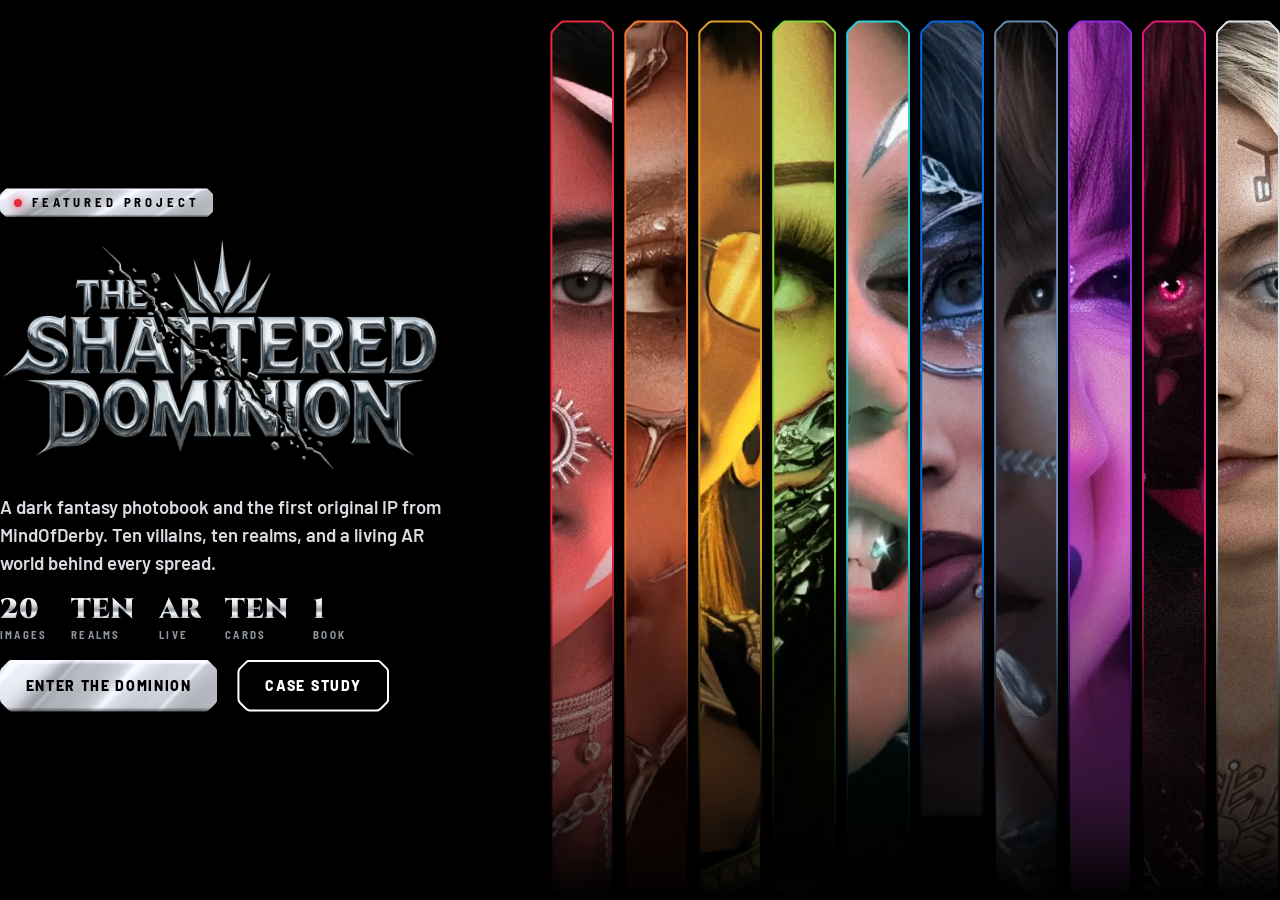
<file: feature/index.html>
<!doctype html><html lang="en"><head><meta charset="utf-8">
<meta name="viewport" content="width=device-width,initial-scale=1">
<title>Featured: The Shattered Dominion | MindOfDerby</title>
<meta name="robots" content="noindex">
<link rel="preload" as="image" href="../assets/logo-cover-trim.webp" fetchpriority="high">
<link rel="preconnect" href="https://fonts.googleapis.com"><link rel="preconnect" href="https://fonts.gstatic.com" crossorigin>
<link rel="stylesheet" media="print" onload="this.media='all'" href="https://fonts.googleapis.com/css2?family=Barlow:wght@600;700;800&family=Barlow+Semi+Condensed:wght@700&family=Cinzel:wght@900&display=swap"><noscript><link rel="stylesheet" href="https://fonts.googleapis.com/css2?family=Barlow:wght@600;700;800&family=Barlow+Semi+Condensed:wght@700&family=Cinzel:wght@900&display=swap"></noscript>
<style>
*{box-sizing:border-box}
:root{--sk:polygon(0.00px 14.50px, 0.15px 12.81px, 0.62px 11.26px, 1.39px 9.83px, 2.47px 8.53px, 8.53px 2.47px, 9.83px 1.39px, 11.26px 0.62px, 12.81px 0.15px, 14.50px 0.00px, calc(100% - 14.50px) 0.00px, calc(100% - 12.81px) 0.15px, calc(100% - 11.26px) 0.62px, calc(100% - 9.83px) 1.39px, calc(100% - 8.53px) 2.47px, calc(100% - 2.47px) 8.53px, calc(100% - 1.39px) 9.83px, calc(100% - 0.62px) 11.26px, calc(100% - 0.15px) 12.81px, calc(100% - 0.00px) 14.50px, calc(100% - 0.00px) calc(100% - 14.50px), calc(100% - 0.15px) calc(100% - 12.81px), calc(100% - 0.62px) calc(100% - 11.26px), calc(100% - 1.39px) calc(100% - 9.83px), calc(100% - 2.47px) calc(100% - 8.53px), calc(100% - 8.53px) calc(100% - 2.47px), calc(100% - 9.83px) calc(100% - 1.39px), calc(100% - 11.26px) calc(100% - 0.62px), calc(100% - 12.81px) calc(100% - 0.15px), calc(100% - 14.50px) calc(100% - 0.00px), 14.50px calc(100% - 0.00px), 12.81px calc(100% - 0.15px), 11.26px calc(100% - 0.62px), 9.83px calc(100% - 1.39px), 8.53px calc(100% - 2.47px), 2.47px calc(100% - 8.53px), 1.39px calc(100% - 9.83px), 0.62px calc(100% - 11.26px), 0.15px calc(100% - 12.81px), 0.00px calc(100% - 14.50px));--ski:polygon(0.00px 12.80px, 0.13px 11.37px, 0.53px 10.05px, 1.18px 8.83px, 2.10px 7.72px, 7.72px 2.10px, 8.83px 1.18px, 10.05px 0.53px, 11.37px 0.13px, 12.80px 0.00px, calc(100% - 12.80px) 0.00px, calc(100% - 11.37px) 0.13px, calc(100% - 10.05px) 0.53px, calc(100% - 8.83px) 1.18px, calc(100% - 7.72px) 2.10px, calc(100% - 2.10px) 7.72px, calc(100% - 1.18px) 8.83px, calc(100% - 0.53px) 10.05px, calc(100% - 0.13px) 11.37px, calc(100% - 0.00px) 12.80px, calc(100% - 0.00px) calc(100% - 12.80px), calc(100% - 0.13px) calc(100% - 11.37px), calc(100% - 0.53px) calc(100% - 10.05px), calc(100% - 1.18px) calc(100% - 8.83px), calc(100% - 2.10px) calc(100% - 7.72px), calc(100% - 7.72px) calc(100% - 2.10px), calc(100% - 8.83px) calc(100% - 1.18px), calc(100% - 10.05px) calc(100% - 0.53px), calc(100% - 11.37px) calc(100% - 0.13px), calc(100% - 12.80px) calc(100% - 0.00px), 12.80px calc(100% - 0.00px), 11.37px calc(100% - 0.13px), 10.05px calc(100% - 0.53px), 8.83px calc(100% - 1.18px), 7.72px calc(100% - 2.10px), 2.10px calc(100% - 7.72px), 1.18px calc(100% - 8.83px), 0.53px calc(100% - 10.05px), 0.13px calc(100% - 11.37px), 0.00px calc(100% - 12.80px));--c6:polygon(0.00px 8.00px, 0.09px 7.04px, 0.35px 6.15px, 0.80px 5.33px, 1.41px 4.59px, 4.59px 1.41px, 5.33px 0.80px, 6.15px 0.35px, 7.04px 0.09px, 8.00px 0.00px, calc(100% - 8.00px) 0.00px, calc(100% - 7.04px) 0.09px, calc(100% - 6.15px) 0.35px, calc(100% - 5.33px) 0.80px, calc(100% - 4.59px) 1.41px, calc(100% - 1.41px) 4.59px, calc(100% - 0.80px) 5.33px, calc(100% - 0.35px) 6.15px, calc(100% - 0.09px) 7.04px, calc(100% - 0.00px) 8.00px, calc(100% - 0.00px) calc(100% - 8.00px), calc(100% - 0.09px) calc(100% - 7.04px), calc(100% - 0.35px) calc(100% - 6.15px), calc(100% - 0.80px) calc(100% - 5.33px), calc(100% - 1.41px) calc(100% - 4.59px), calc(100% - 4.59px) calc(100% - 1.41px), calc(100% - 5.33px) calc(100% - 0.80px), calc(100% - 6.15px) calc(100% - 0.35px), calc(100% - 7.04px) calc(100% - 0.09px), calc(100% - 8.00px) calc(100% - 0.00px), 8.00px calc(100% - 0.00px), 7.04px calc(100% - 0.09px), 6.15px calc(100% - 0.35px), 5.33px calc(100% - 0.80px), 4.59px calc(100% - 1.41px), 1.41px calc(100% - 4.59px), 0.80px calc(100% - 5.33px), 0.35px calc(100% - 6.15px), 0.09px calc(100% - 7.04px), 0.00px calc(100% - 8.00px));--c10:polygon(0.00px 13.00px, 0.13px 11.55px, 0.53px 10.22px, 1.19px 8.99px, 2.12px 7.88px, 7.88px 2.12px, 8.99px 1.19px, 10.22px 0.53px, 11.55px 0.13px, 13.00px 0.00px, calc(100% - 13.00px) 0.00px, calc(100% - 11.55px) 0.13px, calc(100% - 10.22px) 0.53px, calc(100% - 8.99px) 1.19px, calc(100% - 7.88px) 2.12px, calc(100% - 2.12px) 7.88px, calc(100% - 1.19px) 8.99px, calc(100% - 0.53px) 10.22px, calc(100% - 0.13px) 11.55px, calc(100% - 0.00px) 13.00px, calc(100% - 0.00px) calc(100% - 13.00px), calc(100% - 0.13px) calc(100% - 11.55px), calc(100% - 0.53px) calc(100% - 10.22px), calc(100% - 1.19px) calc(100% - 8.99px), calc(100% - 2.12px) calc(100% - 7.88px), calc(100% - 7.88px) calc(100% - 2.12px), calc(100% - 8.99px) calc(100% - 1.19px), calc(100% - 10.22px) calc(100% - 0.53px), calc(100% - 11.55px) calc(100% - 0.13px), calc(100% - 13.00px) calc(100% - 0.00px), 13.00px calc(100% - 0.00px), 11.55px calc(100% - 0.13px), 10.22px calc(100% - 0.53px), 8.99px calc(100% - 1.19px), 7.88px calc(100% - 2.12px), 2.12px calc(100% - 7.88px), 1.19px calc(100% - 8.99px), 0.53px calc(100% - 10.22px), 0.13px calc(100% - 11.55px), 0.00px calc(100% - 13.00px));--c10i:polygon(0.00px 11.38px, 0.11px 10.15px, 0.45px 9.01px, 1.01px 7.97px, 1.80px 7.02px, 7.02px 1.80px, 7.97px 1.01px, 9.01px 0.45px, 10.15px 0.11px, 11.38px 0.00px, calc(100% - 11.38px) 0.00px, calc(100% - 10.15px) 0.11px, calc(100% - 9.01px) 0.45px, calc(100% - 7.97px) 1.01px, calc(100% - 7.02px) 1.80px, calc(100% - 1.80px) 7.02px, calc(100% - 1.01px) 7.97px, calc(100% - 0.45px) 9.01px, calc(100% - 0.11px) 10.15px, calc(100% - 0.00px) 11.38px, calc(100% - 0.00px) calc(100% - 11.38px), calc(100% - 0.11px) calc(100% - 10.15px), calc(100% - 0.45px) calc(100% - 9.01px), calc(100% - 1.01px) calc(100% - 7.97px), calc(100% - 1.80px) calc(100% - 7.02px), calc(100% - 7.02px) calc(100% - 1.80px), calc(100% - 7.97px) calc(100% - 1.01px), calc(100% - 9.01px) calc(100% - 0.45px), calc(100% - 10.15px) calc(100% - 0.11px), calc(100% - 11.38px) calc(100% - 0.00px), 11.38px calc(100% - 0.00px), 10.15px calc(100% - 0.11px), 9.01px calc(100% - 0.45px), 7.97px calc(100% - 1.01px), 7.02px calc(100% - 1.80px), 1.80px calc(100% - 7.02px), 1.01px calc(100% - 7.97px), 0.45px calc(100% - 9.01px), 0.11px calc(100% - 10.15px), 0.00px calc(100% - 11.38px))}html,body{margin:0;height:100%;background:#000;overflow:hidden}
body{container-type:size}
body{font-family:Barlow,system-ui,sans-serif;color:#fff;-webkit-font-smoothing:antialiased}
a{color:inherit}
.card{position:relative;height:100%;width:100%;overflow:hidden;background:#000}
.strips{position:absolute;top:0;bottom:0;right:0;width:57%;display:grid;grid-template-columns:repeat(10,1fr);gap:clamp(4px,.8cqw,10px);padding:clamp(10px,1.6cqw,22px) 0 0 0}
.s{--k:clamp(7px,1.1cqw,14px);height:100%;padding:2px;background:linear-gradient(180deg,var(--c) 0%,var(--c) 60%,transparent 96%);clip-path:var(--sk)}
.s div{height:100%;background-size:cover;background-position:50% 0;clip-path:var(--ski)}
.fade{position:absolute;inset:0;pointer-events:none;background:linear-gradient(90deg,#000 41%,rgba(0,0,0,0) 43%),linear-gradient(0deg,#000 0%,rgba(0,0,0,0) 40%)}
.in{position:relative;z-index:2;height:100%;width:39%;display:flex;flex-direction:column;justify-content:center;gap:20px;padding:0}
.eb{display:inline-flex;align-self:flex-start;align-items:center;gap:10px;font:700 clamp(11px,1cqw,14px)/1 'Barlow Semi Condensed',sans-serif;letter-spacing:.3em;text-transform:uppercase;color:#000;background:url(../assets/plate-h.jpg) center/100% 100% no-repeat;padding:8px 14px;clip-path:var(--c6)}
.eb i{width:8px;height:8px;border-radius:50%;background:#E62A3F;box-shadow:0 0 8px #E62A3F;animation:p 1.6s ease-in-out infinite}
@keyframes p{50%{opacity:.35}}
.logo{width:min(92%,440px);height:auto;display:block;filter:drop-shadow(0 8px 24px rgba(0,0,0,.9))}
p{margin:0;max-width:470px;font-size:clamp(15px,1.45cqw,19px);line-height:1.5;font-weight:600;color:#D9DCE0}
.stats{display:flex;gap:24px;flex-wrap:wrap}
.stats div{display:flex;flex-direction:column;gap:4px}
.stats b{font:900 clamp(20px,2.2cqw,30px)/1 Cinzel,serif;background:linear-gradient(180deg,#FFFFFF 0%,#E4E7EB 28%,#8E949D 48%,#F3F5F7 60%,#A9AEB6 82%,#FFFFFF 100%);-webkit-background-clip:text;background-clip:text;color:transparent}
.stats span{font:700 11px/1 'Barlow Semi Condensed',sans-serif;letter-spacing:.2em;color:#8E949D;text-transform:uppercase}
.ctas{display:flex;gap:20px;flex-wrap:wrap}
.btn{position:relative;overflow:hidden;display:inline-flex;align-items:center;justify-content:center;height:52px;padding:0 clamp(16px,2cqw,28px);font-weight:800;font-size:clamp(12px,1.25cqw,14px);letter-spacing:.12em;white-space:nowrap;text-transform:uppercase;text-decoration:none;color:#000;background:url(../assets/plate-h.jpg) center/100% 100% no-repeat;clip-path:var(--c10);transition:transform .15s,filter .15s}
.btn:not(.g):after{content:"";position:absolute;top:0;bottom:0;left:-60%;width:45%;background:linear-gradient(100deg,transparent 0%,rgba(255,255,255,.95) 50%,transparent 100%);transform:skewX(-20deg);opacity:0;pointer-events:none}.btn:not(.g):hover{filter:brightness(1.1) contrast(1.06);transform:translateY(-2px)}.btn:not(.g):hover:after{opacity:.9;animation:sheen .7s ease forwards}@keyframes sheen{from{left:-60%}to{left:120%}}.btn.g:hover{transform:translateY(-2px)}.btn.g span{transition:background .2s}.btn.g:hover span{background:#15171a}.btn:active{transform:scale(.97)}
.btn.g{background:#fff;padding:2px}.btn.g span{display:flex;align-items:center;height:100%;padding:0 26px;background:#000;color:#fff;clip-path:var(--c10i)}
.icons{display:flex;gap:10px;flex-wrap:wrap}.icons img{width:20px;height:19px}
@container (min-width:561px) and (max-width:920px){
 .in{width:48%;gap:16px}
 .strips{width:50%}
 .fade{background:linear-gradient(90deg,#000 47%,rgba(0,0,0,0) 50%),linear-gradient(0deg,#000 0%,rgba(0,0,0,0) 40%)}
 .logo{width:100%}
 p{font-size:14.5px}
 .stats{gap:0;flex-wrap:nowrap;justify-content:space-between}
 .stats span{font-size:10px;letter-spacing:.14em}
 .ctas{display:grid;grid-template-columns:1fr 1fr;gap:10px}
 .btn{width:100%;height:46px;padding:0 6px;font-size:11px;letter-spacing:.08em}.btn.g{padding:2px}.btn.g span{width:100%;justify-content:center;padding:0 6px}
}
@container (max-width:560px){
 .card{display:flex;flex-direction:column;justify-content:flex-start;gap:20px;height:100cqh;box-sizing:border-box;padding-bottom:6px}
 .in{display:contents}
 .eb{order:0;align-self:center}
 .strips{order:1;position:relative;inset:auto;width:100%;flex:1 1 0;height:auto;min-height:220px;max-height:120cqw;padding:0;-webkit-mask-image:linear-gradient(#000 62%,transparent 96%);mask-image:linear-gradient(#000 62%,transparent 96%)}
 .fade{display:none}
 .logo{order:2;position:relative;z-index:3;width:86%;margin:-24% auto 0}
 p{order:3;font-size:15px}
 p{padding:0 18px}
 .stats{order:4;gap:0;justify-content:space-between;padding:0 18px}
 .ctas{order:5;display:grid;grid-template-columns:1fr 1fr;gap:20px;padding:0 18px}
 .btn{height:48px;padding:0 8px;font-size:11.5px;letter-spacing:.08em;width:100%;box-sizing:border-box}.btn.g{padding:2px}.btn.g span{padding:0 12px;justify-content:center;width:100%;box-sizing:border-box}
}
.strips{display:flex!important}.strips .s{flex:1 1 0;min-width:0;transition:flex-grow .75s cubic-bezier(.22,1,.36,1),filter .5s}.strips .s.on{flex-grow:2}.strips.act .s:not(.on){filter:brightness(.72)}.strips .s div{background-size:cover!important;background-position-y:0!important;background-repeat:no-repeat}@media (prefers-reduced-motion:reduce){.strips .s{transition:none}}</style><!--protect--><style>img,video,picture,canvas{-webkit-user-drag:none;user-drag:none;-webkit-touch-callout:none;-webkit-user-select:none;user-select:none}</style><script>(function(){function hit(t){if(!t||!t.closest)return false;if(t.closest('img,video,picture,canvas,svg'))return true;try{return getComputedStyle(t).backgroundImage!=='none'}catch(e){return false}}document.addEventListener('contextmenu',function(e){if(hit(e.target))e.preventDefault()},true);document.addEventListener('dragstart',function(e){if(hit(e.target))e.preventDefault()},true);document.addEventListener('keydown',function(e){var k=(e.key||'').toLowerCase();if((e.ctrlKey||e.metaKey)&&(k==='s'||k==='u'))e.preventDefault()},true);})();</script></head><body>
<div class="card">
 <div class="strips" aria-hidden="true"><div class="s" style="--c:#E62A3F"><div style="background-image:url(../assets/eyes/wide-01.webp?v=3);background-position-x:50%"></div></div><div class="s" style="--c:#F47934"><div style="background-image:url(../assets/eyes/wide-02.webp?v=3);background-position-x:50%"></div></div><div class="s" style="--c:#DF9E2B"><div style="background-image:url(../assets/eyes/wide-03.webp?v=3);background-position-x:50%"></div></div><div class="s" style="--c:#84D83E"><div style="background-image:url(../assets/eyes/wide-04.webp?v=3);background-position-x:50%"></div></div><div class="s" style="--c:#2DD0DB"><div style="background-image:url(../assets/eyes/wide-05.webp?v=3);background-position-x:50%"></div></div><div class="s" style="--c:#0568D8"><div style="background-image:url(../assets/eyes/wide-06.webp?v=3);background-position-x:50%"></div></div><div class="s" style="--c:#6A86AD"><div style="background-image:url(../assets/eyes/wide-07.webp?v=3);background-position-x:50%"></div></div><div class="s" style="--c:#8C2CD9"><div style="background-image:url(../assets/eyes/wide-08.webp?v=3);background-position-x:50%"></div></div><div class="s" style="--c:#D81B79"><div style="background-image:url(../assets/eyes/wide-09.webp?v=3);background-position-x:50%"></div></div><div class="s" style="--c:#E0E2E4"><div style="background-image:url(../assets/eyes/wide-10.webp?v=3);background-position-x:50%"></div></div></div>
 <div class="fade"></div>
 <div class="in">
  <span class="eb"><i></i>Featured project</span>
  <img class="logo" fetchpriority="high" decoding="sync" src="[data-uri]" data-full="../assets/logo-cover-trim.webp" alt="The Shattered Dominion" width="1600" height="856">
  <p>A dark fantasy photobook and the first original IP from MindOfDerby. Ten villains, ten realms, and a living AR world behind every spread.</p>
  <div class="stats"><div><b>20</b><span>Images</span></div><div><b>TEN</b><span>Realms</span></div><div><b>AR</b><span>Live</span></div><div><b>TEN</b><span>Cards</span></div><div><b>1</b><span>Book</span></div></div>
  <div class="ctas"><a class="btn" href="https://www.mindofderby.com/dominion" target="_blank" rel="noopener">Enter the Dominion</a><a class="btn g" href="https://www.mindofderby.com/portfolio-collections/vfx-cgi/the-shattered-dominion" target="_blank" rel="noopener"><span>Case Study</span></a></div>
 </div>
</div>
<script>(function(){var l=document.querySelector('.logo[data-full]');if(!l)return;var i=new Image();i.onload=function(){l.src=i.src};i.src=l.getAttribute('data-full')})();</script><script>(function(){var S=document.querySelector('.strips');if(!S)return;var T=[].slice.call(S.children),cur=-1;function set(i){if(i===cur)return;cur=i;S.classList.toggle('act',i>-1);T.forEach(function(t,j){t.classList.toggle('on',j===i)})}
if(matchMedia('(hover:hover) and (pointer:fine)').matches){var H=S.parentElement;H.addEventListener('mousemove',function(e){var r=S.getBoundingClientRect();if(e.clientY<r.top||e.clientY>r.top+r.height*.78||e.clientX<r.left||e.clientX>r.right){set(-1);return}for(var j=0;j<T.length;j++){if(e.clientX<=T[j].getBoundingClientRect().right+3){set(j);return}}set(T.length-1)});H.addEventListener('mouseleave',function(){set(-1)});return}
if(matchMedia('(prefers-reduced-motion:reduce)').matches)return;var i=Math.floor(Math.random()*T.length),tm=null;function tick(){set(i);i=(i+1)%T.length}function go(on){if(on&&!tm){tick();tm=setInterval(tick,2400)}else if(!on&&tm){clearInterval(tm);tm=null}}
if('IntersectionObserver'in window)new IntersectionObserver(function(es){go(es[0].isIntersecting)},{threshold:.2}).observe(S);else go(true)})();</script></body></html>
</file>
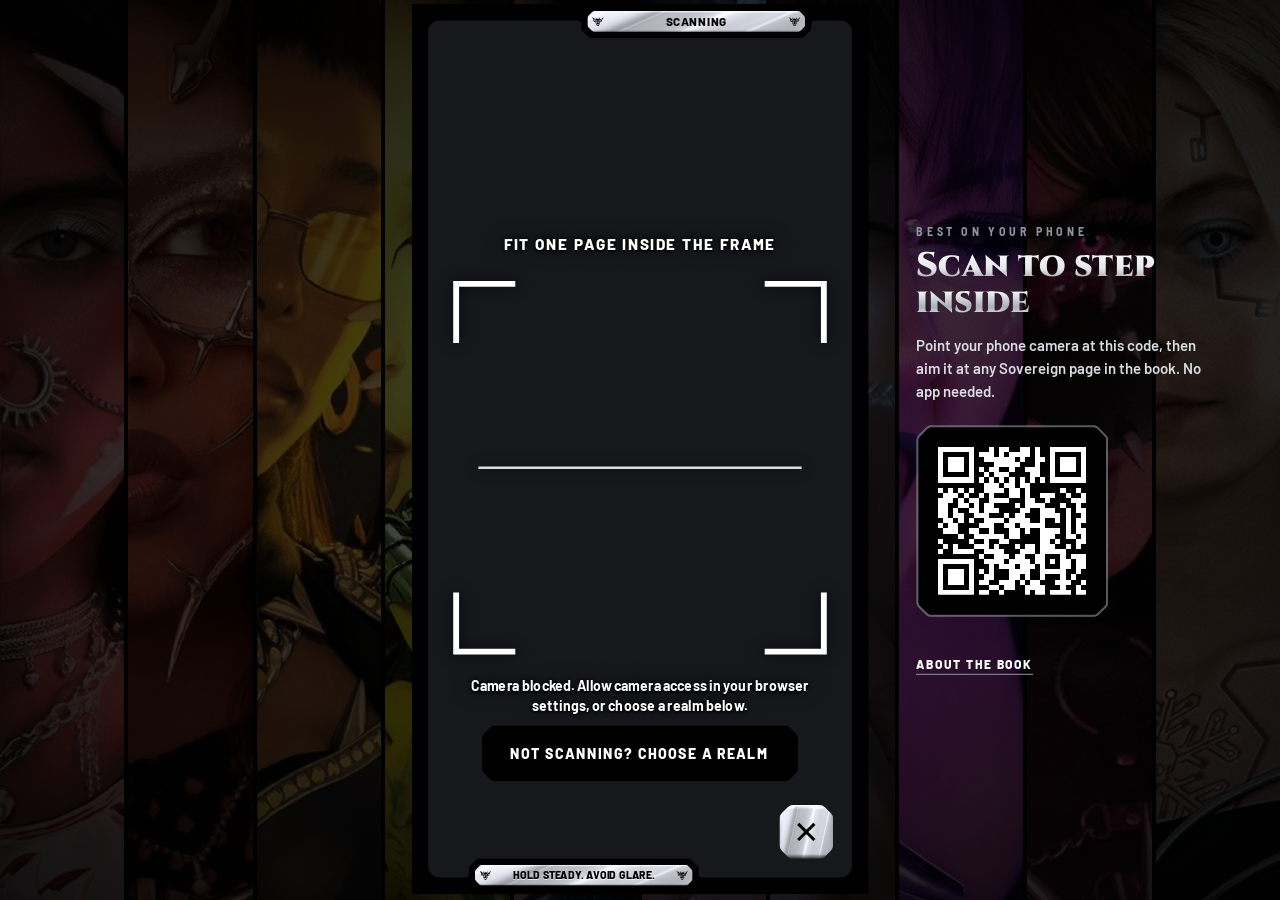
<file: scan/index.html>
<!doctype html>
<html lang="en"><head><meta charset="utf-8">
<meta name="viewport" content="width=device-width,initial-scale=1,maximum-scale=1,user-scalable=no,viewport-fit=cover">
<meta name="theme-color" content="#000000">
<title>Scan a page | The Shattered Dominion</title><meta name="description" content="Point your camera at a Sovereign page.">
<base href="../">
<link rel="icon" sizes="192x192" type="image/jpeg" href="https://static.wixstatic.com/media/04fb3c_0477b7cfbd684224b1bcdcc46684a7ea%7Emv2.jpg/v1/fill/w_192%2Ch_192%2Clg_1%2Cusm_0.66_1.00_0.01/04fb3c_0477b7cfbd684224b1bcdcc46684a7ea%7Emv2.jpg"><link rel="shortcut icon" type="image/jpeg" href="https://static.wixstatic.com/media/04fb3c_0477b7cfbd684224b1bcdcc46684a7ea%7Emv2.jpg/v1/fill/w_32%2Ch_32%2Clg_1%2Cusm_0.66_1.00_0.01/04fb3c_0477b7cfbd684224b1bcdcc46684a7ea%7Emv2.jpg"><link rel="apple-touch-icon" href="https://static.wixstatic.com/media/04fb3c_0477b7cfbd684224b1bcdcc46684a7ea%7Emv2.jpg/v1/fill/w_180%2Ch_180%2Clg_1%2Cusm_0.66_1.00_0.01/04fb3c_0477b7cfbd684224b1bcdcc46684a7ea%7Emv2.jpg">
<meta property="og:type" content="website"><meta property="og:site_name" content="The Shattered Dominion by MindOfDerby">
<meta property="og:title" content="Scan a page | The Shattered Dominion"><meta property="og:description" content="Point your camera at a Sovereign page.">
<meta property="og:url" content="https://mindofderby.github.io/dominion-ar/scan/">
<meta property="og:image" content="https://mindofderby.github.io/dominion-ar/og/home.jpg"><meta property="og:image:width" content="1200"><meta property="og:image:height" content="630">
<meta name="twitter:card" content="summary_large_image"><meta name="twitter:image" content="https://mindofderby.github.io/dominion-ar/og/home.jpg">
<meta name="apple-mobile-web-app-status-bar-style" content="black"><style>html{background:#000}</style>
<link rel="preconnect" href="https://fonts.googleapis.com"><link rel="preconnect" href="https://fonts.gstatic.com" crossorigin><link rel="stylesheet" href="https://fonts.googleapis.com/css2?family=Barlow:wght@400;500;700;800&family=Barlow+Semi+Condensed:wght@700&family=Cinzel:wght@900&display=swap">
<link rel="stylesheet" href="app.css?v=94987989">
<!--protect--><style>img,video,picture,canvas{-webkit-user-drag:none;user-drag:none;-webkit-touch-callout:none;-webkit-user-select:none;user-select:none}</style><script>(function(){function hit(t){if(!t||!t.closest)return false;if(t.closest('img,video,picture,canvas,svg'))return true;try{return getComputedStyle(t).backgroundImage!=='none'}catch(e){return false}}document.addEventListener('contextmenu',function(e){if(hit(e.target))e.preventDefault()},true);document.addEventListener('dragstart',function(e){if(hit(e.target))e.preventDefault()},true);document.addEventListener('keydown',function(e){var k=(e.key||'').toLowerCase();if((e.ctrlKey||e.metaKey)&&(k==='s'||k==='u'))e.preventDefault()},true);})();</script></head><body class="mode-fit">
<div id="stage"><div style="width: 390px; height: 844px; position: relative; overflow: hidden; background: #000000; font-family: 'Barlow', sans-serif">
  <div style="position: absolute; left: 0; top: 0; width: 390px; height: 844px; background: transparent; display: flex; align-items: flex-start; justify-content: center">
    
  </div>
  <div style="position: absolute; left: 150px; top: 6px; width: 186px; height: 18px; clip-path: path('M6.60 0 L179.40 0 Q181.00 0 182.13 1.13 L184.87 3.87 Q186.00 5.00 186.00 6.60 L186.00 11.40 Q186.00 13.00 184.87 14.13 L182.13 16.87 Q181.00 18.00 179.40 18.00 L6.60 18.00 Q5.00 18.00 3.87 16.87 L1.13 14.13 Q0 13.00 0 11.40 L0 6.60 Q0 5.00 1.13 3.87 L3.87 1.13 Q5.00 0 6.60 0 Z'); background: url(assets/plate-h.jpg) center / 100% 100% no-repeat; display: flex; align-items: center; justify-content: center">
    <img alt="" aria-hidden="true" src="assets/derby-logo.svg" style="position: absolute; left: 4px; top: 4.8px; width: 10px; height: 8.4px; display: block; filter: brightness(0)">
    <img alt="" aria-hidden="true" src="assets/derby-logo.svg" style="position: absolute; right: 4px; top: 4.8px; width: 10px; height: 8.4px; display: block; filter: brightness(0)">
    <span style="font-family: 'Barlow', sans-serif; font-weight: 800; font-size: 10px; line-height: 1; letter-spacing: 0.04em; color: #000000; text-shadow: 0 0.6px 0 rgba(255,255,255,0.75); white-space: nowrap; translate: 0 -0.5px">SCANNING</span>
  </div>
  <p style="position: absolute; margin: 0; left: 30px; top: 196px; width: 330px; text-align: center; font-family: 'Barlow', sans-serif; font-weight: 800; font-size: 13px; line-height: 18px; letter-spacing: 0.1em; color: #FFFFFF; text-shadow: 0 0 3px #000, 0 0 8px rgba(0,0,0,0.95), 0 1px 2px #000, 0 0 16px rgba(0,0,0,0.7)">FIT ONE PAGE INSIDE THE FRAME</p>
  <svg aria-hidden="true" width="320" height="320" viewBox="0 0 320 320" fill="none" style="position: absolute; left: 35px; top: 236px; display: block; filter: drop-shadow(0 0 6px rgba(0,0,0,0.85))"><path d="M3 51V3H51M269 3H317V51M317 269V317H269M51 317H3V269" stroke="#FFFFFF" stroke-width="5" stroke-linecap="square" stroke-linejoin="miter"></path><path d="M22 160H298" stroke="#FFFFFF" stroke-width="2" stroke-opacity="0.85"></path></svg>
  <p style="position: absolute; margin: 0; left: 30px; top: 574px; width: 330px; text-align: center; font-family: 'Barlow', sans-serif; font-weight: 700; font-size: 12px; line-height: 17px; color: #FFFFFF; text-shadow: 0 0 3px #000, 0 0 8px rgba(0,0,0,0.95), 0 1px 2px #000, 0 0 16px rgba(0,0,0,0.7)">Hold steady and tilt the book away from glare.</p>
  <button type="button" onclick="location.href='./'" style="position: absolute; left: 60px; bottom: 96px; width: 270px; height: 48px; padding: 0; border: 0; cursor: pointer; background: #000000; clip-path: path('M6.88 2.12 Q9.00 0.00 12.00 0.00 L258.00 0.00 Q261.00 0.00 263.12 2.12 L267.88 6.88 Q270.00 9.00 270.00 12.00 L270.00 36.00 Q270.00 39.00 267.88 41.12 L263.12 45.88 Q261.00 48.00 258.00 48.00 L12.00 48.00 Q9.00 48.00 6.88 45.88 L2.12 41.12 Q0.00 39.00 0.00 36.00 L0.00 12.00 Q0.00 9.00 2.12 6.88 Z'); font-family: 'Barlow', sans-serif; font-weight: 800; font-size: 12px; letter-spacing: 0.12em; color: #FFFFFF">NOT SCANNING? CHOOSE A REALM</button>
  <button type="button" aria-label="Back to start" onclick="location.href='./'" style="position: absolute; right: 30px; bottom: 30px; width: 46px; height: 46px; padding: 0; border: 0; cursor: pointer; background: url(assets/plate-h.jpg) center / 100% 100% no-repeat; box-shadow: inset 0 1px 0 rgba(255,255,255,0.9), inset 0 -2px 3px rgba(0,0,0,0.35); clip-path: path('M6.88 2.12 Q9.00 0.00 12.00 0.00 L34.00 0.00 Q37.00 0.00 39.12 2.12 L43.88 6.88 Q46.00 9.00 46.00 12.00 L46.00 34.00 Q46.00 37.00 43.88 39.12 L39.12 43.88 Q37.00 46.00 34.00 46.00 L12.00 46.00 Q9.00 46.00 6.88 43.88 L2.12 39.12 Q0.00 37.00 0.00 34.00 L0.00 12.00 Q0.00 9.00 2.12 6.88 Z'); display: flex; align-items: center; justify-content: center">
    <svg width="18" height="18" viewBox="0 0 18 18" fill="none" stroke="#000000" stroke-width="2.6" stroke-linecap="square" aria-hidden="true"><path d="M3 3l12 12M15 3L3 15"></path></svg>
  </button>
  <div style="position: absolute; left: 54px; bottom: 7px; width: 186px; height: 18px; clip-path: path('M6.60 0 L179.40 0 Q181.00 0 182.13 1.13 L184.87 3.87 Q186.00 5.00 186.00 6.60 L186.00 11.40 Q186.00 13.00 184.87 14.13 L182.13 16.87 Q181.00 18.00 179.40 18.00 L6.60 18.00 Q5.00 18.00 3.87 16.87 L1.13 14.13 Q0 13.00 0 11.40 L0 6.60 Q0 5.00 1.13 3.87 L3.87 1.13 Q5.00 0 6.60 0 Z'); background: url(assets/plate-h.jpg) center / 100% 100% no-repeat; display: flex; align-items: center; justify-content: center">
    <img alt="" aria-hidden="true" src="assets/derby-logo.svg" style="position: absolute; left: 4px; top: 4.8px; width: 10px; height: 8.4px; display: block; filter: brightness(0)">
    <img alt="" aria-hidden="true" src="assets/derby-logo.svg" style="position: absolute; right: 4px; top: 4.8px; width: 10px; height: 8.4px; display: block; filter: brightness(0)">
    <span style="font-family: 'Barlow', sans-serif; font-weight: 800; font-size: 9px; line-height: 1; letter-spacing: 0.01em; color: #000000; text-shadow: 0 0.6px 0 rgba(255,255,255,0.75); white-space: nowrap; translate: 0 -0.9px">HOLD STEADY. AVOID GLARE.</span>
  </div>
</div>
</div>
<div id="cam"></div><div id="err" class="hide"></div>
<script type="importmap">{"imports":{"three":"./lib/three.module.min.js","three/addons/":"./lib/addons/"}}</script>
<script type="module">
import {MindARThree} from './lib/mindar/mindar-image-three.prod.js';
const IDS=["01", "02", "03", "04", "05", "06", "07", "08", "09", "10"];
const err=document.getElementById('err');
const m=new MindARThree({container:document.getElementById('cam'),imageTargetSrc:'./targets.mind?v=d0a792cb',maxTrack:1,uiScanning:'no',uiLoading:'no',uiError:'no',filterMinCF:0.0001,filterBeta:0.001});
IDS.forEach((id,i)=>{const a=m.addAnchor(i);a.onTargetFound=()=>{try{m.stop();}catch(e){}location.href='./'+id+'/?scan=1';};});
const {renderer,scene,camera}=m;
m.start().then(()=>{renderer.setAnimationLoop(()=>renderer.render(scene,camera)); const rs=()=>{try{m.resize();}catch(e){}}; addEventListener('stagefit',rs); setTimeout(rs,50); setTimeout(rs,600);}).catch(e=>{const h=[...document.querySelectorAll('#stage p')].find(p=>p.textContent.indexOf('Hold steady')===0); if(h) h.textContent='Camera blocked. Allow camera access in your browser settings, or choose a realm below.';});
</script>
<script src="stage.js?v=6a660786"></script>
</body></html>
</file>
<file: app.css>
html,body{margin:0;height:100%;background:#000;color:#fff;overflow:hidden;-webkit-tap-highlight-color:transparent;touch-action:none;overscroll-behavior:none}

#stage{position:fixed;left:50%;top:0;transform-origin:50% 0;width:390px}
#stage>div{width:390px!important;background:transparent!important}
button{-webkit-user-select:none;user-select:none}
#world,#cam{position:fixed;left:0;top:0;width:100vw;height:100vh;z-index:0;overflow:hidden}
#stage{z-index:2}
#cam video{object-fit:cover}
#cam{background:#16181c}
.hide{display:none!important}
#gate{position:fixed;inset:0;z-index:5;background:#000;display:flex;align-items:center;justify-content:center;transition:opacity .6s}
#gate.done{opacity:0;pointer-events:none}
#gate .bar{width:140px;height:3px;background:#222;overflow:hidden}
#gate .bar i{display:block;height:100%;width:0;background:linear-gradient(90deg,#fff,#8E949D,#fff);transition:width .2s}
body.mode-fill #stage{pointer-events:none}body.mode-fill #stage button{pointer-events:auto}
#err{position:fixed;left:16px;right:16px;bottom:calc(150px + env(safe-area-inset-bottom));z-index:6;text-align:center;font:700 13px/18px Barlow,sans-serif;color:#fff;text-shadow:0 0 6px #000}

button:not([aria-label^="Open "]){transition:filter .2s,transform .2s;overflow:hidden}button:not([aria-label^="Open "]):after{content:"";position:absolute;top:0;bottom:0;left:-60%;width:45%;background:linear-gradient(100deg,transparent 0%,rgba(255,255,255,.95) 50%,transparent 100%);transform:skewX(-20deg);opacity:0;pointer-events:none}button:not([aria-label^="Open "]):hover{filter:brightness(1.1) contrast(1.06)}button:not([aria-label^="Open "]):hover:after{opacity:.9;animation:sheen .7s ease forwards}@keyframes sheen{from{left:-60%}to{left:120%}}
</file>
<file: book/fx.css>
@property --amc{syntax:'<color>';inherits:true;initial-value:#000000}
html{--amc:#000;transition:--amc 1.1s ease}
html.lenis,html.lenis body{height:auto}
.lenis.lenis-smooth{scroll-behavior:auto!important}
.lenis.lenis-stopped{overflow:hidden}
header.hero,main{position:relative;z-index:1}

/* loader */
#ld{position:fixed;inset:0;z-index:100;background:#000;display:grid;place-items:center;transition:opacity .9s cubic-bezier(.7,0,.2,1),visibility 0s .9s}
#ld .lg{width:min(520px,72vw);aspect-ratio:1160/648;background:url(../assets/logo-cover.webp) center/contain no-repeat;filter:blur(18px) brightness(2.2);opacity:0;transform:scale(1.08);animation:ldin 1.3s cubic-bezier(.16,1,.3,1) .1s forwards;-webkit-mask-image:linear-gradient(100deg,#000 40%,transparent 60%);mask-image:linear-gradient(100deg,#000 40%,transparent 60%);-webkit-mask-size:300% 100%;mask-size:300% 100%;-webkit-mask-position:100% 0;mask-position:100% 0}
#ld .bar{position:absolute;left:50%;bottom:12vh;width:min(240px,50vw);height:1px;transform:translateX(-50%);background:rgba(255,255,255,.14);overflow:hidden}
#ld .bar i{position:absolute;inset:0;background:linear-gradient(90deg,#E62A3F,#F47934,#DF9E2B,#84D83E,#2DD0DB,#0568D8,#6A86AD,#8C2CD9,#D81B79,#E0E2E4);transform:scaleX(var(--ld,0));transform-origin:0 50%;transition:transform .4s ease}
@keyframes ldin{to{opacity:1;filter:blur(0) brightness(1);transform:none;-webkit-mask-position:0 0;mask-position:0 0}}
html.ready #ld{opacity:0;visibility:hidden}
html.ldg body{overflow:hidden}
/* hero entrance */
html.js .hero .strips .s{opacity:0;translate:0 -6%}
html.js .hero .in>*{opacity:0;translate:0 24px}
html.ready .hero .strips .s{opacity:1;translate:0 0;transition:opacity 1.1s ease calc(var(--k2,0)*70ms + .15s),translate 1.4s cubic-bezier(.16,1,.3,1) calc(var(--k2,0)*70ms + .15s),flex-grow .75s cubic-bezier(.22,1,.36,1),filter .5s}
html.ready .hero .in>*{opacity:1;translate:0 0;transition:opacity 1s ease calc(var(--k2,0)*110ms + .6s),translate 1.2s cubic-bezier(.16,1,.3,1) calc(var(--k2,0)*110ms + .6s)}
.strips{max-width:min(1680px,100%)!important}

/* reveals */
.rv{opacity:0;translate:0 48px;transition:opacity 1s ease var(--d,0s),translate 1.3s cubic-bezier(.16,1,.3,1) var(--d,0s)}
.rv.in{opacity:1;translate:0 0}

/* cursor */
#cur,#cur2{position:fixed;left:0;top:0;z-index:99;pointer-events:none;border-radius:50%;will-change:transform}
#cur{width:6px;height:6px;margin:-3px 0 0 -3px;background:#fff}
#cur2{width:38px;height:38px;margin:-19px 0 0 -19px;border:1px solid color-mix(in srgb,var(--amc) 55%,#fff);transition:width .35s cubic-bezier(.16,1,.3,1),height .35s cubic-bezier(.16,1,.3,1),margin .35s cubic-bezier(.16,1,.3,1),background .35s,border-color .6s}
html.hov #cur2{width:72px;height:72px;margin:-36px 0 0 -36px;background:color-mix(in srgb,var(--amc) 18%,transparent)}
html.cur,html.cur a,html.cur button,html.cur label{cursor:none}
html.cur input,html.cur textarea{cursor:text}
html.cur.out #cur,html.cur.out #cur2{opacity:0}

/* the book opens */
.opn{position:relative;height:520vh;padding:0}
.opn .stg{position:sticky;top:0;height:100vh;height:100lvh;overflow:hidden;perspective:2200px;perspective-origin:50% 50%;--W:min(36vw,62vh);--T:calc(var(--W)*.022);contain:layout paint}
.opn .glo{position:absolute;inset:0;background:radial-gradient(42% 38% at 50% 52%,rgba(var(--sc,230,42,63),.38),rgba(var(--sc,230,42,63),.08) 45%,transparent 70%);opacity:var(--go,0);pointer-events:none}
.opn .cmr{position:absolute;inset:0;z-index:1;transform-style:preserve-3d}
.opn .bk{position:absolute;left:50%;top:50%;width:calc(var(--W)*2);height:var(--W);margin:calc(var(--W)*-.5) 0 0 calc(var(--W)*-1);transform-style:preserve-3d;will-change:transform}
.opn .shd{position:absolute;left:50%;top:50%;width:calc(var(--W)*2.3);height:calc(var(--W)*.5);margin:calc(var(--W)*.42) 0 0 calc(var(--W)*-1.15);background:radial-gradient(50% 50% at 50% 50%,rgba(0,0,0,.95),transparent 70%);filter:blur(18px);transform:translateX(var(--sx,0)) scaleX(var(--ss,.55));opacity:var(--so,.8)}
.opn .bkc{position:absolute;left:var(--W);top:0;width:var(--W);height:var(--W);background:#070707;transform:translateZ(calc(var(--T)*-1 - 3px))}
.opn .pr{position:absolute;left:var(--W);top:0;width:var(--W);height:var(--W);transform-style:preserve-3d;background:#060606;transform:translateZ(-3px)}
.opn .pr .pg{position:absolute;inset:0;overflow:hidden}
.opn .edge{position:absolute;top:0;left:100%;width:var(--T);height:100%;transform-origin:0 50%;transform:rotateY(90deg);background:repeating-linear-gradient(90deg,#d8d3c8 0 1px,#b9b3a6 1px 2px);box-shadow:inset 0 0 12px rgba(0,0,0,.5)}
.opn .edgb,.opn .edgt{position:absolute;left:0;top:0;width:100%;height:var(--T);transform-origin:50% 0;transform:rotateX(-90deg);background:repeating-linear-gradient(0deg,#d8d3c8 0 1px,#b0aa9d 1px 2px);box-shadow:inset 0 0 12px rgba(0,0,0,.55)}
.opn .edgb{top:100%}
.opn .spn{position:absolute;left:calc(var(--W) - var(--T) - 3px);top:0;width:calc(var(--T) + 3px);height:100%;transform-origin:100% 50%;transform:rotateY(-90deg);background:#050505}
.opn .spn img{width:100%;height:100%;display:block;filter:brightness(.7)}
.opn .flap,.opn .leaf{position:absolute;left:var(--W);top:0;width:var(--W);height:100%;transform-origin:0 50%;transform-style:preserve-3d}
.opn .flap>div,.opn .leaf>div{position:absolute;inset:0;backface-visibility:hidden;-webkit-backface-visibility:hidden;overflow:hidden;background:#060606}
.opn .flap .bc,.opn .leaf .bc{transform:rotateY(180deg)}
.opn .flap img,.opn .leaf img,.opn .hi img,.opn .rp{position:absolute;left:0;top:0;width:100%;height:100%;display:block}
/* page art is cropped at the spine so the spread reads as one image */
.opn .pr .rp,.opn .hiR img,.opn .leaf .fc img{left:-2.4%;top:-1.2%;width:102.4%;height:102.4%;filter:brightness(var(--pd,1))}
.opn .flap .bc img,.opn .hiL img,.opn .leaf .bc img{top:-1.2%;width:102.4%;height:102.4%;filter:brightness(var(--pd,1))}
.opn .flap .sh,.opn .leaf .sh,.opn .bc .sh2{position:absolute;inset:0;pointer-events:none;background:#000;opacity:0}
.opn .fc>.sh{opacity:calc(var(--fs,0)*.4)}
.opn .flap .bc .sh{display:none}
.opn .bc .sh2{opacity:calc(var(--bs,1)*.15)}
.opn .fc .gl{position:absolute;inset:-40%;background:linear-gradient(115deg,transparent 40%,rgba(255,255,255,.16) 48%,rgba(255,255,255,.03) 52%,transparent 60%);transform:translateX(var(--gx,-40%));pointer-events:none;mix-blend-mode:screen}
.opn .hi{position:absolute;top:0;width:var(--W);height:100%;overflow:hidden;opacity:0;transition:opacity .35s ease;transform:translateZ(2.4px);pointer-events:none;background:#060606}
.opn .hiL{left:0}.opn .hiR{left:var(--W)}
.opn .hi.on{opacity:1}
.opn .cap{position:absolute;z-index:5;left:0;right:0;text-align:center;pointer-events:none;opacity:0;translate:0 30px;padding:0 20px}
.opn .cap h2{font-size:clamp(28px,3.6vw,56px);filter:drop-shadow(0 8px 28px rgba(0,0,0,.9))}
.opn .c1{top:5vh}
.opn .c2{bottom:7vh}
.opn .cue{position:absolute;z-index:5;left:50%;bottom:4vh;translate:-50% 0;width:1px;height:56px;background:linear-gradient(#fff,transparent);opacity:var(--cu,1);animation:cue 2.2s ease-in-out infinite}
@keyframes cue{0%{transform:scaleY(0);transform-origin:0 0}45%{transform:scaleY(1);transform-origin:0 0}55%{transform:scaleY(1);transform-origin:0 100%}100%{transform:scaleY(0);transform-origin:0 100%}}
.opn .nav{position:absolute;z-index:7;left:50%;bottom:6vh;transform:translateX(-50%);display:flex;gap:16px;align-items:center;opacity:var(--nv,0);pointer-events:none}
.opn .nav.live{pointer-events:auto}
.opn .nav button{width:52px;height:52px;border-radius:50%;border:1px solid rgba(255,255,255,.32);background:rgba(0,0,0,.6);color:#fff;display:grid;place-items:center;cursor:pointer;padding:0;transition:background .3s,border-color .3s,transform .3s cubic-bezier(.16,1,.3,1),opacity .3s}
.opn .nav button:hover{background:rgba(var(--sc,230,42,63),.35);border-color:rgb(var(--sc,230,42,63));transform:scale(1.08)}
.opn .nav button:active{transform:scale(.94)}
.opn .nav button:disabled{opacity:.25;pointer-events:none}
.opn .nav .nm{min-width:160px;text-align:center;font-size:clamp(18px,2vw,26px);letter-spacing:.06em;font-family:Cinzel,serif;font-weight:900}
/* the phone: a real recording of the AR realm */
.opn .phn{position:absolute;left:0;top:0;z-index:3;opacity:0;will-change:transform;border-radius:13% / 6%;padding:1.1%;background:linear-gradient(135deg,#f4f5f7 0%,#8b9099 18%,#e9ebee 38%,#5d636b 58%,#d9dde2 78%,#7b818a 100%);box-shadow:0 30px 80px rgba(0,0,0,.75),0 0 90px rgba(var(--sc,230,42,63),.35)}
.opn .phn .scr{position:relative;width:100%;height:100%;border-radius:12% / 5.6%;overflow:hidden;background:#000;border:3px solid #000;box-sizing:border-box}
.opn .phn video{position:absolute;inset:0;width:100%;height:100%;object-fit:cover;display:block;background:#000}
.opn .phn i{position:absolute;width:1.4%;min-width:3px;background:linear-gradient(90deg,#5d636b,#e9ebee 40%,#7b818a);border-radius:2px}
.opn .phn .b1{left:-1%;top:18%;height:6%}.opn .phn .b2{left:-1%;top:26%;height:6%}.opn .phn .b3{right:-1%;top:21%;height:10%;background:linear-gradient(270deg,#5d636b,#e9ebee 40%,#7b818a)}
@media (max-width:760px),(max-aspect-ratio:17/20){.opn{height:480vh}.opn .stg{--W:62vw;perspective:1300px}.opn .nav{bottom:12vh;gap:10px}.opn .nav button{width:46px;height:46px}.opn .nav .nm{min-width:120px}.opn .c2{bottom:auto;top:5vh}}
@media (prefers-reduced-motion:reduce){.rv{opacity:1;translate:none;transition:none}html.js .hero .strips .s,html.js .hero .in>*{opacity:1;translate:none}#ld{display:none}.opn .cue{display:none}}
</file>
